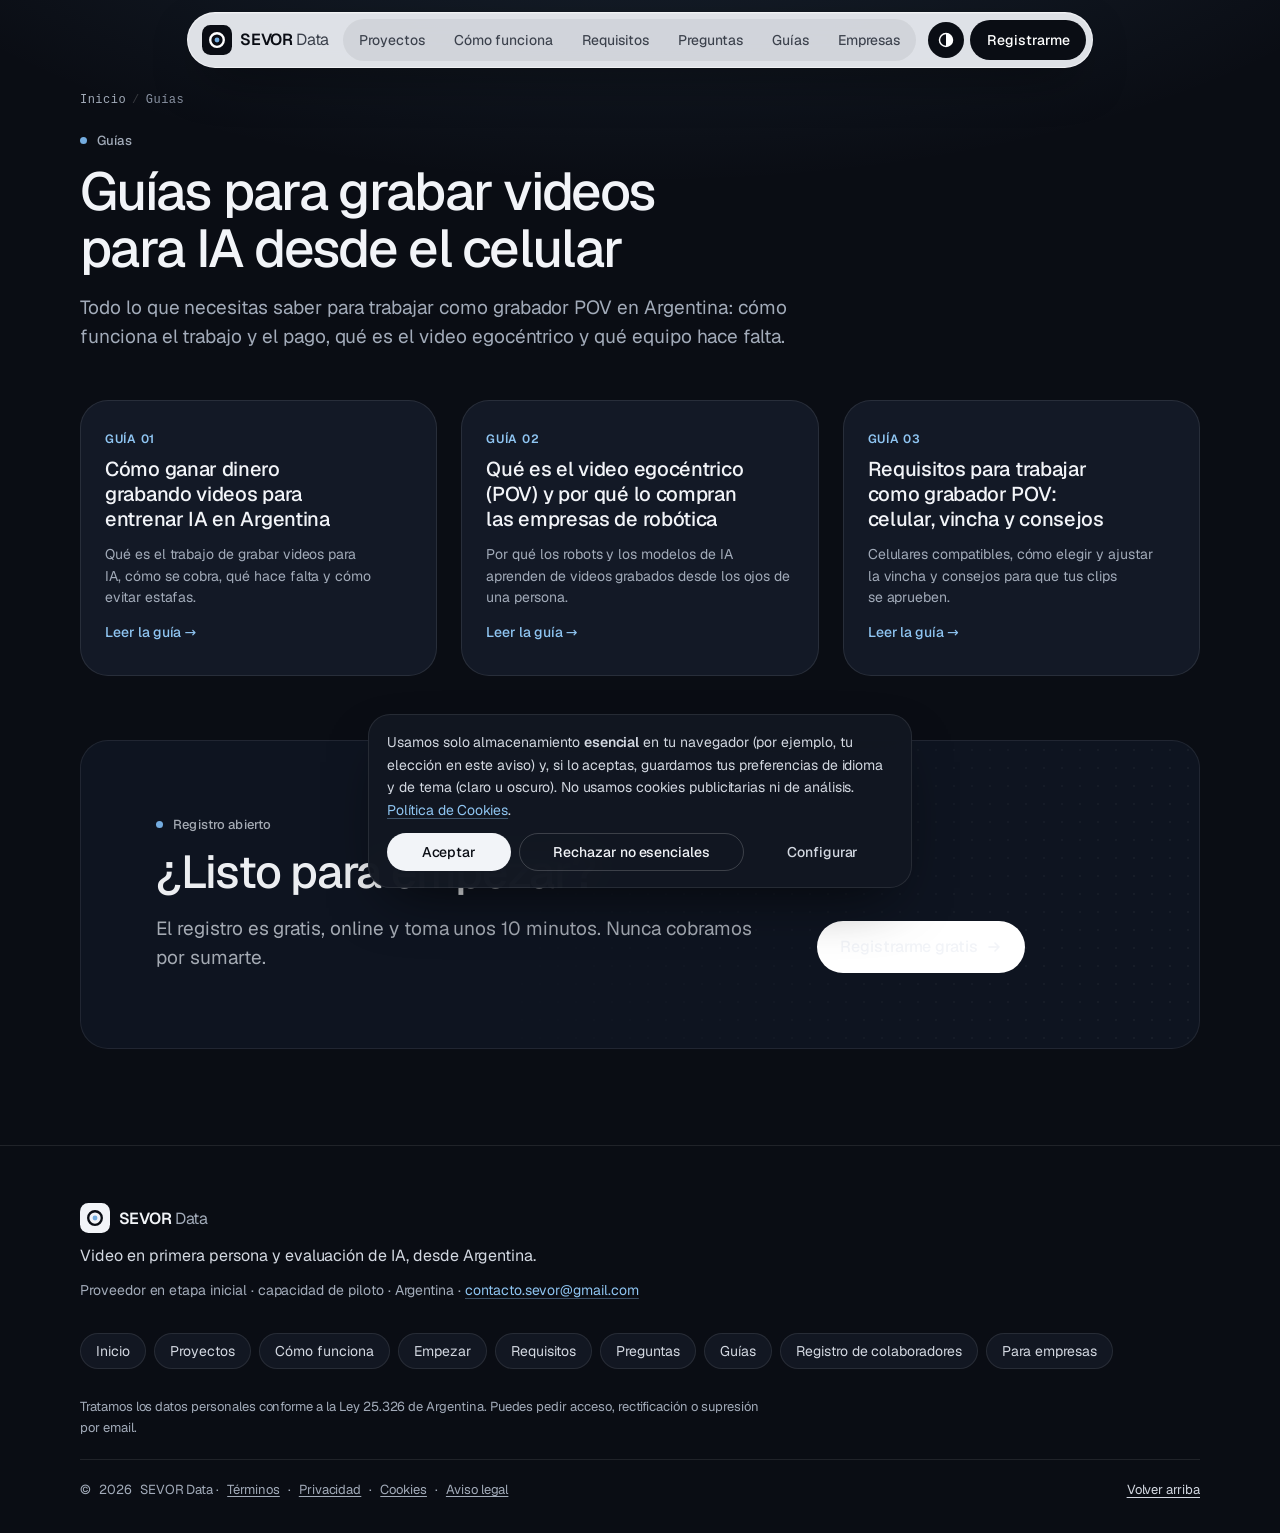
<file: guias/index.html>
<!doctype html>
<html lang="es">
<head>
  <meta charset="utf-8">
  <meta name="viewport" content="width=device-width, initial-scale=1, viewport-fit=cover">
  <meta name="color-scheme" content="dark light">
  <title>Guías para grabar videos para IA desde el celular | SEVOR Data</title>
  <meta name="description" content="Guías en español para trabajar grabando video POV para inteligencia artificial en Argentina: cómo se gana, qué es el video egocéntrico y qué celular y vincha necesitas.">
  <meta name="robots" content="index, follow">
  <meta name="theme-color" content="#0a0d14" media="(prefers-color-scheme: dark)">
  <meta name="theme-color" content="#0a0d14">
  <link rel="canonical" href="https://sevor-data.dev.ar/guias/">
  <link rel="icon" href="../favicon.svg" type="image/svg+xml">
  <link rel="apple-touch-icon" href="../assets/img/apple-touch-icon.png">

  <meta property="og:type" content="website">
  <meta property="og:site_name" content="SEVOR Data">
  <meta property="og:locale" content="es_AR">
  <meta property="og:title" content="Guías para grabar videos para IA desde el celular | SEVOR Data">
  <meta property="og:description" content="Guías en español para trabajar grabando video POV para inteligencia artificial en Argentina: cómo se gana, qué es el video egocéntrico y qué celular y vincha necesitas.">
  <meta property="og:url" content="https://sevor-data.dev.ar/guias/">
  <meta property="og:image" content="https://sevor-data.dev.ar/assets/img/og-image.png">
  <meta property="og:image:width" content="1200">
  <meta property="og:image:height" content="630">
  <meta property="og:image:alt" content="SEVOR Data: video POV en primera persona para entrenar IA, desde Argentina">
  <meta name="twitter:card" content="summary_large_image">
  <meta name="twitter:title" content="Guías para grabar videos para IA desde el celular | SEVOR Data">
  <meta name="twitter:description" content="Guías en español para trabajar grabando video POV para inteligencia artificial en Argentina: cómo se gana, qué es el video egocéntrico y qué celular y vincha necesitas.">
  <meta name="twitter:image" content="https://sevor-data.dev.ar/assets/img/og-image.png">

  <script>(function(d){d.classList.add("js");var t=null;try{t=localStorage.getItem("sevor_theme")}catch(e){}d.setAttribute("data-theme",t==="light"?"light":"dark")})(document.documentElement);</script>
  <link rel="preload" as="font" type="font/woff2" href="../assets/fonts/geist-latin.woff2" crossorigin>
  <link rel="stylesheet" href="../assets/css/style.css?v=20261111">
  <link rel="stylesheet" href="../assets/css/sevor.css?v=20261111">
  <script type="application/ld+json">
{
  "@context": "https://schema.org",
  "@graph": [
    {
      "@type": "Organization",
      "@id": "https://sevor-data.dev.ar/#org",
      "name": "SEVOR Data",
      "url": "https://sevor-data.dev.ar/",
      "logo": "https://sevor-data.dev.ar/assets/img/logo-512.png",
      "email": "contacto.sevor@gmail.com",
      "description": "Equipo argentino que coordina colaboradores independientes para grabar video egocéntrico (POV) de tareas del hogar y al aire libre, usado para entrenar modelos de inteligencia artificial y robótica.",
      "areaServed": {
        "@type": "Country",
        "name": "Argentina"
      },
      "knowsLanguage": [
        "es",
        "en",
        "pt"
      ],
      "contactPoint": {
        "@type": "ContactPoint",
        "contactType": "customer support",
        "email": "contacto.sevor@gmail.com",
        "availableLanguage": [
          "Spanish",
          "English",
          "Portuguese"
        ]
      }
    },
    {
      "@type": "WebSite",
      "@id": "https://sevor-data.dev.ar/#website",
      "url": "https://sevor-data.dev.ar/",
      "name": "SEVOR Data",
      "inLanguage": "es",
      "publisher": {
        "@id": "https://sevor-data.dev.ar/#org"
      }
    },
    {
      "@type": "CollectionPage",
      "@id": "https://sevor-data.dev.ar/guias/#page",
      "url": "https://sevor-data.dev.ar/guias/",
      "name": "Guías para grabar videos para IA",
      "inLanguage": "es",
      "isPartOf": {
        "@id": "https://sevor-data.dev.ar/#website"
      },
      "hasPart": [
        {
          "@type": "Article",
          "headline": "Cómo ganar dinero grabando videos para entrenar IA en Argentina",
          "url": "https://sevor-data.dev.ar/guias/ganar-dinero-grabando-videos-para-ia.html"
        },
        {
          "@type": "Article",
          "headline": "Qué es el video egocéntrico (POV) y por qué lo compran las empresas de robótica",
          "url": "https://sevor-data.dev.ar/guias/que-es-el-video-egocentrico-pov.html"
        },
        {
          "@type": "Article",
          "headline": "Requisitos para trabajar como grabador POV: celular, vincha y consejos",
          "url": "https://sevor-data.dev.ar/guias/requisitos-grabador-pov-celular-vincha.html"
        }
      ]
    },
    {
      "@type": "BreadcrumbList",
      "itemListElement": [
        {
          "@type": "ListItem",
          "position": 1,
          "name": "Inicio",
          "item": "https://sevor-data.dev.ar/"
        },
        {
          "@type": "ListItem",
          "position": 2,
          "name": "Guías",
          "item": "https://sevor-data.dev.ar/guias/"
        }
      ]
    }
  ]
}
  </script>
  <script src="../assets/js/config.js?v=20261111" defer></script>
  <script src="../assets/js/main.js?v=20261111" defer></script>
</head>
<body id="top" data-root="../" data-page="guias">
  <a class="skip" href="#main">Saltar al contenido</a>

  <header class="sx-header" data-header>
    <div class="sx-bar">
      <a class="sx-brand" href="../" aria-label="SEVOR Data, inicio"><svg class="sx-mark" viewBox="0 0 32 32" aria-hidden="true"><rect width="32" height="32" rx="9" class="sx-mark__bg"/><circle cx="16" cy="16" r="7.25" fill="none" class="sx-mark__ring" stroke-width="2.5"/><circle cx="16" cy="16" r="2.6" fill="#74acdf"/></svg><span class="sx-brand__word">SEVOR <span>Data</span></span></a>
      <nav class="sx-nav" aria-label="Principal"><ul class="sx-nav__track"><li><a href="../#proyectos">Proyectos</a></li><li><a href="../#como-funciona">Cómo funciona</a></li><li><a href="../#requisitos">Requisitos</a></li><li><a href="../#preguntas">Preguntas</a></li><li><a href="../guias/">Guías</a></li><li><a href="../para-empresas.html">Empresas</a></li></ul></nav>
      <div class="sx-tools"><button class="sx-theme" type="button" data-theme-toggle aria-label="Cambiar a tema claro"><svg viewBox="0 0 20 20" aria-hidden="true"><circle cx="10" cy="10" r="7.25" fill="none" stroke="currentColor" stroke-width="1.6"/><path d="M10 2.75a7.25 7.25 0 0 1 0 14.5z" fill="currentColor"/></svg></button><a class="sx-cta" href="../registro.html">Registrarme</a><button class="menu-toggle sx-menu-btn" type="button" aria-expanded="false" aria-controls="mobile-menu" aria-label="Menú"><span></span></button></div>
    </div>
    <div class="mobile-menu sx-sheet" id="mobile-menu" hidden><nav aria-label="Móvil"><ul><li><a href="../#proyectos">Proyectos</a></li><li><a href="../#como-funciona">Cómo funciona</a></li><li><a href="../#requisitos">Requisitos</a></li><li><a href="../#preguntas">Preguntas</a></li><li><a href="../guias/">Guías</a></li><li><a href="../para-empresas.html">Empresas</a></li></ul></nav><div class="sx-sheet__cta"><a class="btn btn-primary" href="../registro.html">Registrarme</a></div></div>
  </header>

  <main id="main" class="article-page">
    <div class="container">
      <nav class="crumbs" aria-label="Ruta"><ol><li><a href="../">Inicio</a></li><li aria-current="page">Guías</li></ol></nav>
      <header class="article-head">
        <p class="eyebrow">Guías</p>
        <h1>Guías para grabar videos para IA desde el celular</h1>
        <p class="lead">Todo lo que necesitas saber para trabajar como grabador POV en Argentina: cómo funciona el trabajo y el pago, qué es el video egocéntrico y qué equipo hace falta.</p>
      </header>
      <ul class="guide-cards" role="list">
          <li><a href="../guias/ganar-dinero-grabando-videos-para-ia.html"><span class="num">GUÍA 01</span><h2 style="font-size:var(--fs-lg);line-height:1.25;letter-spacing:-.015em">Cómo ganar dinero grabando videos para entrenar IA en Argentina</h2><p>Qué es el trabajo de grabar videos para IA, cómo se cobra, qué hace falta y cómo evitar estafas.</p><span class="more">Leer la guía →</span></a></li>
          <li><a href="../guias/que-es-el-video-egocentrico-pov.html"><span class="num">GUÍA 02</span><h2 style="font-size:var(--fs-lg);line-height:1.25;letter-spacing:-.015em">Qué es el video egocéntrico (POV) y por qué lo compran las empresas de robótica</h2><p>Por qué los robots y los modelos de IA aprenden de videos grabados desde los ojos de una persona.</p><span class="more">Leer la guía →</span></a></li>
          <li><a href="../guias/requisitos-grabador-pov-celular-vincha.html"><span class="num">GUÍA 03</span><h2 style="font-size:var(--fs-lg);line-height:1.25;letter-spacing:-.015em">Requisitos para trabajar como grabador POV: celular, vincha y consejos</h2><p>Celulares compatibles, cómo elegir y ajustar la vincha y consejos para que tus clips se aprueben.</p><span class="more">Leer la guía →</span></a></li>
      </ul>
      <div class="article-cta">
          <div class="cta-band">
            <div class="grid-12">
              <div class="cta-copy">
                <p class="eyebrow" style="color:var(--night-muted)">Registro abierto</p>
                <h2>¿Listo para empezar?</h2>
                <p class="lead" style="color:var(--night-muted)">El registro es gratis, online y toma unos 10 minutos. Nunca cobramos por sumarte.</p>
              </div>
              <div class="cta-side on-night">
                <div class="cta-row">
                  <a class="btn btn-primary btn-lg" href="../registro.html">Registrarme gratis<svg class="arrow" viewBox="0 0 16 16" fill="none" stroke="currentColor" stroke-width="1.6" stroke-linecap="round" stroke-linejoin="round" aria-hidden="true"><path d="M3 8h10M9 4l4 4-4 4"/></svg></a>
                </div>
              </div>
            </div>
          </div>
        </div>
    </div>
  </main>

  <footer class="sx-footer">
    <div class="container">
      <div class="sx-footer__top">
        <div class="sx-footer__brand">
          <a class="sx-brand" href="../" aria-label="SEVOR Data, inicio"><svg class="sx-mark" viewBox="0 0 32 32" aria-hidden="true"><rect width="32" height="32" rx="9" class="sx-mark__bg"/><circle cx="16" cy="16" r="7.25" fill="none" class="sx-mark__ring" stroke-width="2.5"/><circle cx="16" cy="16" r="2.6" fill="#74acdf"/></svg><span class="sx-brand__word">SEVOR <span>Data</span></span></a>
          <p class="sx-footer__tag">Video en primera persona y evaluación de IA, desde Argentina.</p>
          <p class="sx-footer__line"><span>Proveedor en etapa inicial · capacidad de piloto</span> · <span>Argentina</span> · <a class="link" href="mailto:contacto.sevor@gmail.com" data-email-text>contacto.sevor@gmail.com</a></p>
        </div>
        <div class="sx-footer__social" data-social-wrap hidden>
          <p class="sx-footer__label">Síguenos</p>
          <div class="social" data-social aria-label="Redes sociales"></div>
        </div>
      </div>
      <nav class="sx-footer__nav" aria-labelledby="f-explore">
        <h2 id="f-explore" class="visually-hidden">Explorar</h2>
        <ul class="sx-pills"><li><a href="../">Inicio</a></li><li><a href="../#proyectos">Proyectos</a></li><li><a href="../#como-funciona">Cómo funciona</a></li><li><a href="../#empezar">Empezar</a></li><li><a href="../#requisitos">Requisitos</a></li><li><a href="../#preguntas">Preguntas</a></li><li><a href="../guias/">Guías</a></li><li><a href="../registro.html">Registro de colaboradores</a></li><li><a href="../para-empresas.html">Para empresas</a></li></ul>
      </nav>
      <p class="sx-footer__legal">Tratamos los datos personales conforme a la Ley 25.326 de Argentina. Puedes pedir acceso, rectificación o supresión por email.</p>
      <div class="sx-footer__bottom">
        <span class="legal-links">© <span id="year">2026</span> SEVOR Data · <a href="../legal/terminos.html">Términos</a> · <a href="../legal/privacidad.html">Privacidad</a> · <a href="../legal/cookies.html">Cookies</a> · <a href="../legal/aviso-legal.html">Aviso legal</a></span>
        <a class="to-top" href="#top">Volver arriba</a>
      </div>
    </div>
  </footer>
</body>
</html>
</file>
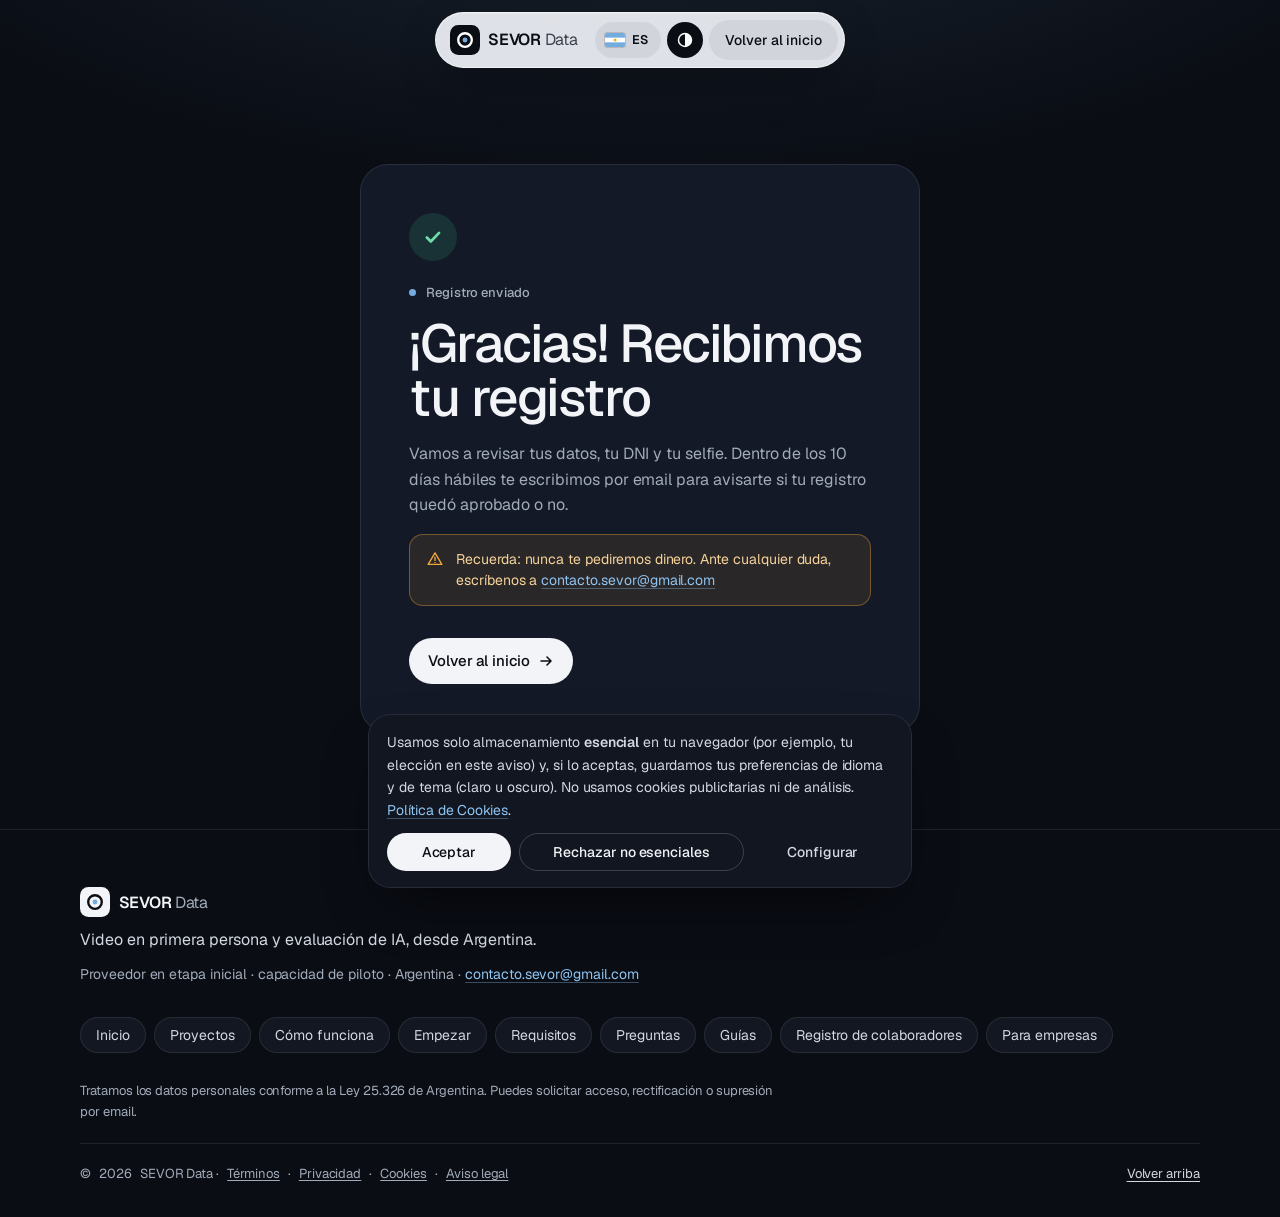
<file: gracias.html>
<!doctype html>
<html lang="es">
<head>
  <meta charset="utf-8">
  <meta name="viewport" content="width=device-width, initial-scale=1, viewport-fit=cover">
  <meta name="color-scheme" content="dark light">
  <title>¡Gracias! | SEVOR Data</title>
  <meta name="robots" content="noindex, follow">
  <meta name="description" content="Recibimos tu registro en SEVOR Data.">
  <meta name="theme-color" content="#0a0d14" media="(prefers-color-scheme: dark)">
  <meta name="theme-color" content="#0a0d14">
  <link rel="icon" href="favicon.svg" type="image/svg+xml">
  <script>(function(d){d.classList.add("js");var t=null;try{t=localStorage.getItem("sevor_theme")}catch(e){}d.setAttribute("data-theme",t==="light"?"light":"dark")})(document.documentElement);</script>
  <link rel="preload" as="font" type="font/woff2" href="assets/fonts/geist-latin.woff2" crossorigin>
  <link rel="stylesheet" href="assets/css/style.css?v=20261111">
  <link rel="stylesheet" href="assets/css/sevor.css?v=20261111">
  <script src="assets/js/config.js?v=20261111" defer></script>
  <script src="assets/js/i18n.js?v=20261111" defer></script>
  <script src="assets/js/main.js?v=20261111" defer></script>
</head>
<body id="top" data-root="./" data-page="gracias">
  <a class="skip" href="#main" data-i18n="skip">Saltar al contenido</a>
  <header class="sx-header" data-header>
    <div class="sx-bar">
      <a class="sx-brand" href="./" aria-label="SEVOR Data, inicio"><svg class="sx-mark" viewBox="0 0 32 32" aria-hidden="true"><rect width="32" height="32" rx="9" class="sx-mark__bg"/><circle cx="16" cy="16" r="7.25" fill="none" class="sx-mark__ring" stroke-width="2.5"/><circle cx="16" cy="16" r="2.6" fill="#74acdf"/></svg><span class="sx-brand__word">SEVOR <span>Data</span></span></a>
      
      <div class="sx-tools"><div class="lang"><button class="lang-btn" type="button" aria-haspopup="true" aria-expanded="false" aria-controls="lang-menu" data-i18n-attr="aria-label:lang.label" aria-label="Idioma"><span class="flag"><svg viewBox="0 0 20 14" aria-hidden="true"><rect width="20" height="14" fill="#74acdf"/><rect y="4.67" width="20" height="4.66" fill="#fff"/><circle cx="10" cy="7" r="1.5" fill="#f6b40e"/></svg></span><span class="lang-code">ES</span></button><div class="lang-menu" id="lang-menu" role="menu"></div></div><button class="sx-theme" type="button" data-theme-toggle aria-label="Cambiar a tema claro"><svg viewBox="0 0 20 20" aria-hidden="true"><circle cx="10" cy="10" r="7.25" fill="none" stroke="currentColor" stroke-width="1.6"/><path d="M10 2.75a7.25 7.25 0 0 1 0 14.5z" fill="currentColor"/></svg></button><a class="sx-cta sx-cta--quiet" href="./" data-i18n="reg.back">Volver al inicio</a></div>
    </div>
    
  </header>
  <main id="main" class="container page-center">
    <div class="result-card reveal">
      <div class="result-icon" aria-hidden="true"><svg viewBox="0 0 16 16" fill="none" stroke="currentColor" stroke-width="2" stroke-linecap="round" stroke-linejoin="round" aria-hidden="true"><path d="m3.5 8.4 2.9 2.9 6-6.3"/></svg></div>
      <p class="eyebrow" data-i18n="th.kicker">Registro enviado</p>
      <h1 data-i18n="th.title">¡Gracias! Recibimos tu registro</h1>
      <p class="muted" data-i18n="th.lead">Vamos a revisar tus datos y tu DNI. Si hay un proyecto que encaje con tu perfil, te escribimos por email con las guías y la tarifa antes de empezar.</p>
      <p class="callout is-warn"><svg viewBox="0 0 20 20" fill="none" stroke="currentColor" stroke-width="1.5" stroke-linecap="round" stroke-linejoin="round" aria-hidden="true"><path d="M10 3.2 17.6 16H2.4z"/><path d="M10 8v3.6M10 13.8h.01"/></svg><span><span data-i18n="th.note">Recuerda: nunca te vamos a pedir dinero. Ante cualquier duda, escríbenos a</span> <a class="link" href="mailto:contacto.sevor@gmail.com" data-email-text>contacto.sevor@gmail.com</a></span></p>
      <div class="cta-row"><a class="btn btn-primary" href="./"><span data-i18n="th.home">Volver al inicio</span><svg class="arrow" viewBox="0 0 16 16" fill="none" stroke="currentColor" stroke-width="1.6" stroke-linecap="round" stroke-linejoin="round" aria-hidden="true"><path d="M3 8h10M9 4l4 4-4 4"/></svg></a></div>
    </div>
  </main>
  <footer class="sx-footer">
    <div class="container">
      <div class="sx-footer__top">
        <div class="sx-footer__brand">
          <a class="sx-brand" href="./" aria-label="SEVOR Data, inicio"><svg class="sx-mark" viewBox="0 0 32 32" aria-hidden="true"><rect width="32" height="32" rx="9" class="sx-mark__bg"/><circle cx="16" cy="16" r="7.25" fill="none" class="sx-mark__ring" stroke-width="2.5"/><circle cx="16" cy="16" r="2.6" fill="#74acdf"/></svg><span class="sx-brand__word">SEVOR <span>Data</span></span></a>
          <p class="sx-footer__tag" data-i18n="footer.tagline">Video en primera persona y evaluación de IA, desde Argentina.</p>
          <p class="sx-footer__line"><span data-i18n="footer.stage">Proveedor en etapa inicial · capacidad de piloto</span> · <span data-i18n="contact.loc">Argentina</span> · <a class="link" href="mailto:contacto.sevor@gmail.com" data-email-text>contacto.sevor@gmail.com</a></p>
        </div>
        <div class="sx-footer__social" data-social-wrap hidden>
          <p class="sx-footer__label" data-i18n="footer.follow">Síguenos</p>
          <div class="social" data-social aria-label="Redes sociales"></div>
        </div>
      </div>
      <nav class="sx-footer__nav" aria-labelledby="f-explore">
        <h2 id="f-explore" class="visually-hidden" data-i18n="footer.explore">Explorar</h2>
        <ul class="sx-pills"><li><a href="./" data-i18n="nav.home">Inicio</a></li><li><a href="./#proyectos" data-i18n="nav.projects">Proyectos</a></li><li><a href="./#como-funciona" data-i18n="nav.how">Cómo funciona</a></li><li><a href="./#empezar" data-i18n="nav.start">Empezar</a></li><li><a href="./#requisitos" data-i18n="nav.req">Requisitos</a></li><li><a href="./#preguntas" data-i18n="nav.faq">Preguntas</a></li><li><a href="guias/" data-i18n="nav.guides">Guías</a></li><li><a href="registro.html" data-i18n="footer.register">Registro de colaboradores</a></li><li><a href="para-empresas.html" data-i18n="nav.biz">Para empresas</a></li></ul>
      </nav>
      <p class="sx-footer__legal" data-i18n="footer.legal.d">Tratamos los datos personales conforme a la Ley 25.326 de Argentina. Puedes pedir acceso, rectificación o supresión por email.</p>
      <div class="sx-footer__bottom">
        <span class="legal-links">© <span id="year">2026</span> SEVOR Data · <a href="legal/terminos.html">Términos</a> · <a href="legal/privacidad.html">Privacidad</a> · <a href="legal/cookies.html">Cookies</a> · <a href="legal/aviso-legal.html">Aviso legal</a></span>
        <a class="to-top" href="#top" data-i18n="footer.top">Volver arriba</a>
      </div>
    </div>
  </footer>
</body>
</html>
</file>
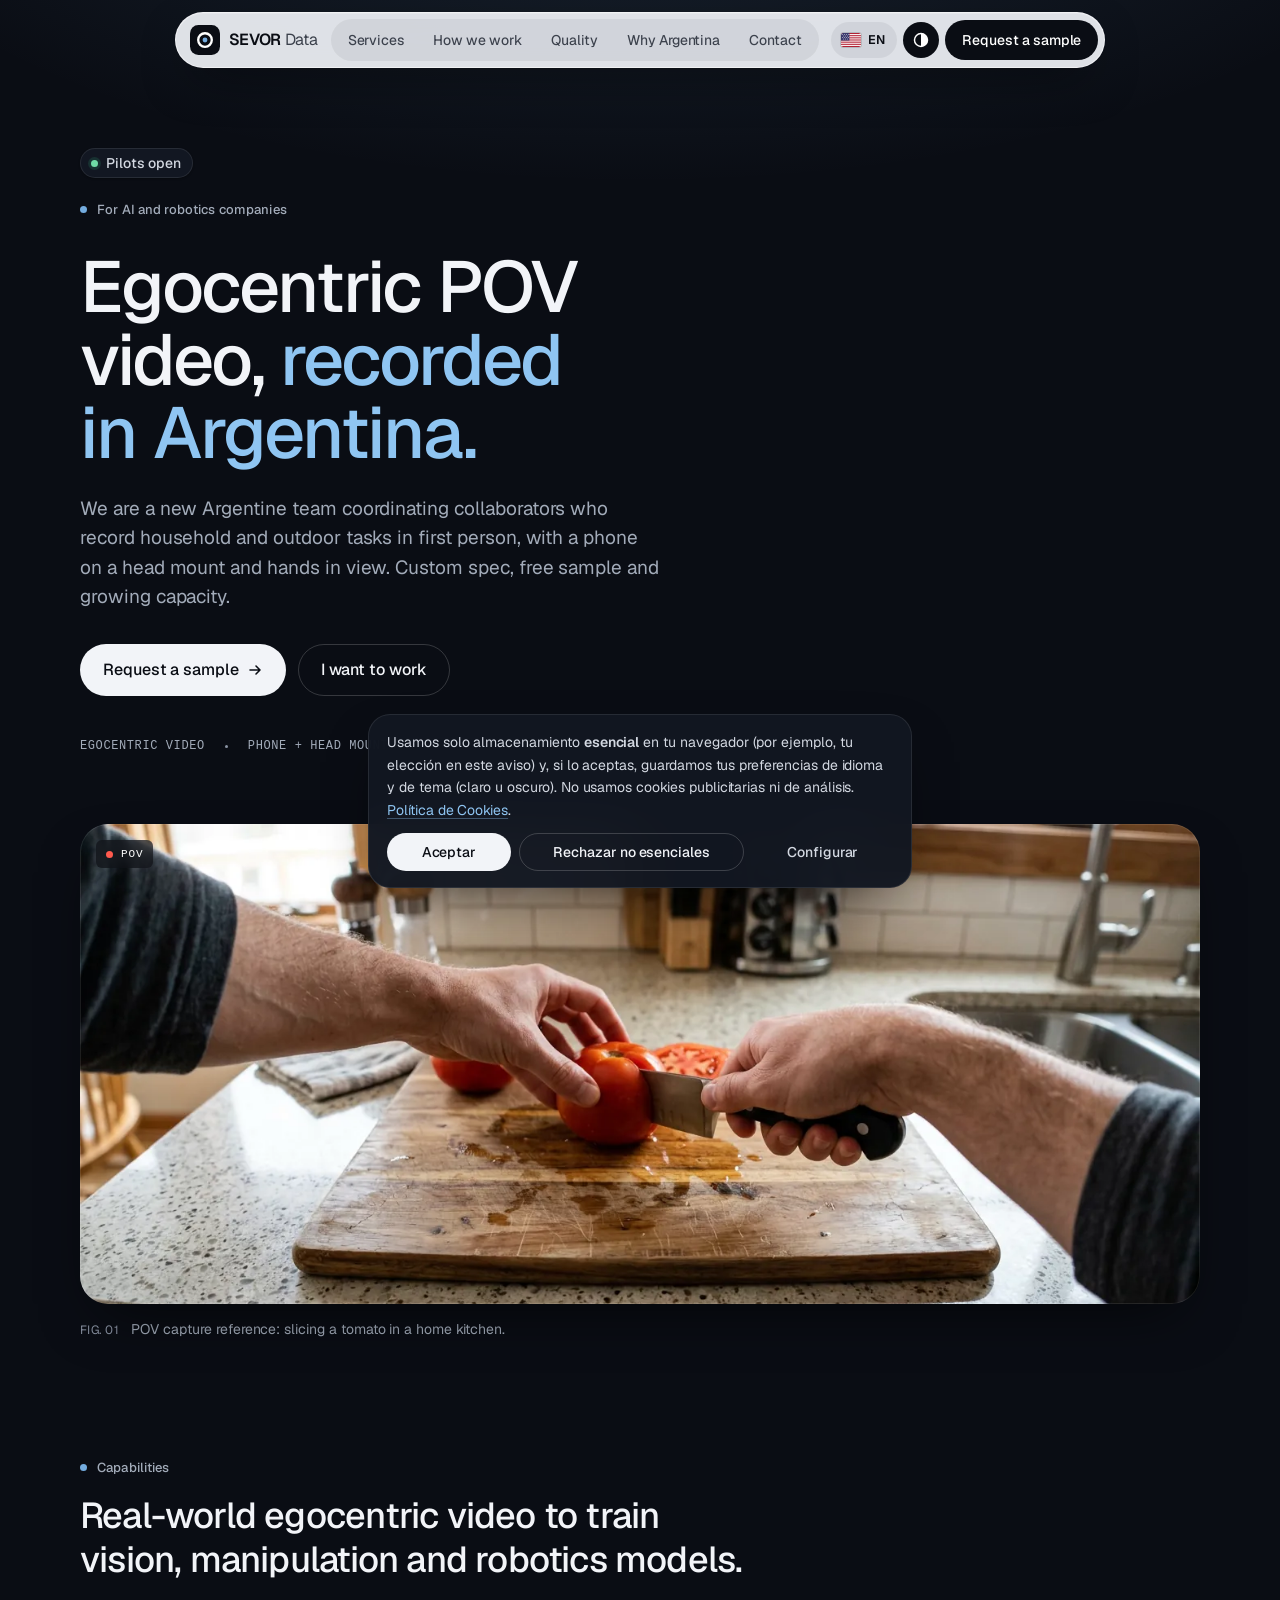
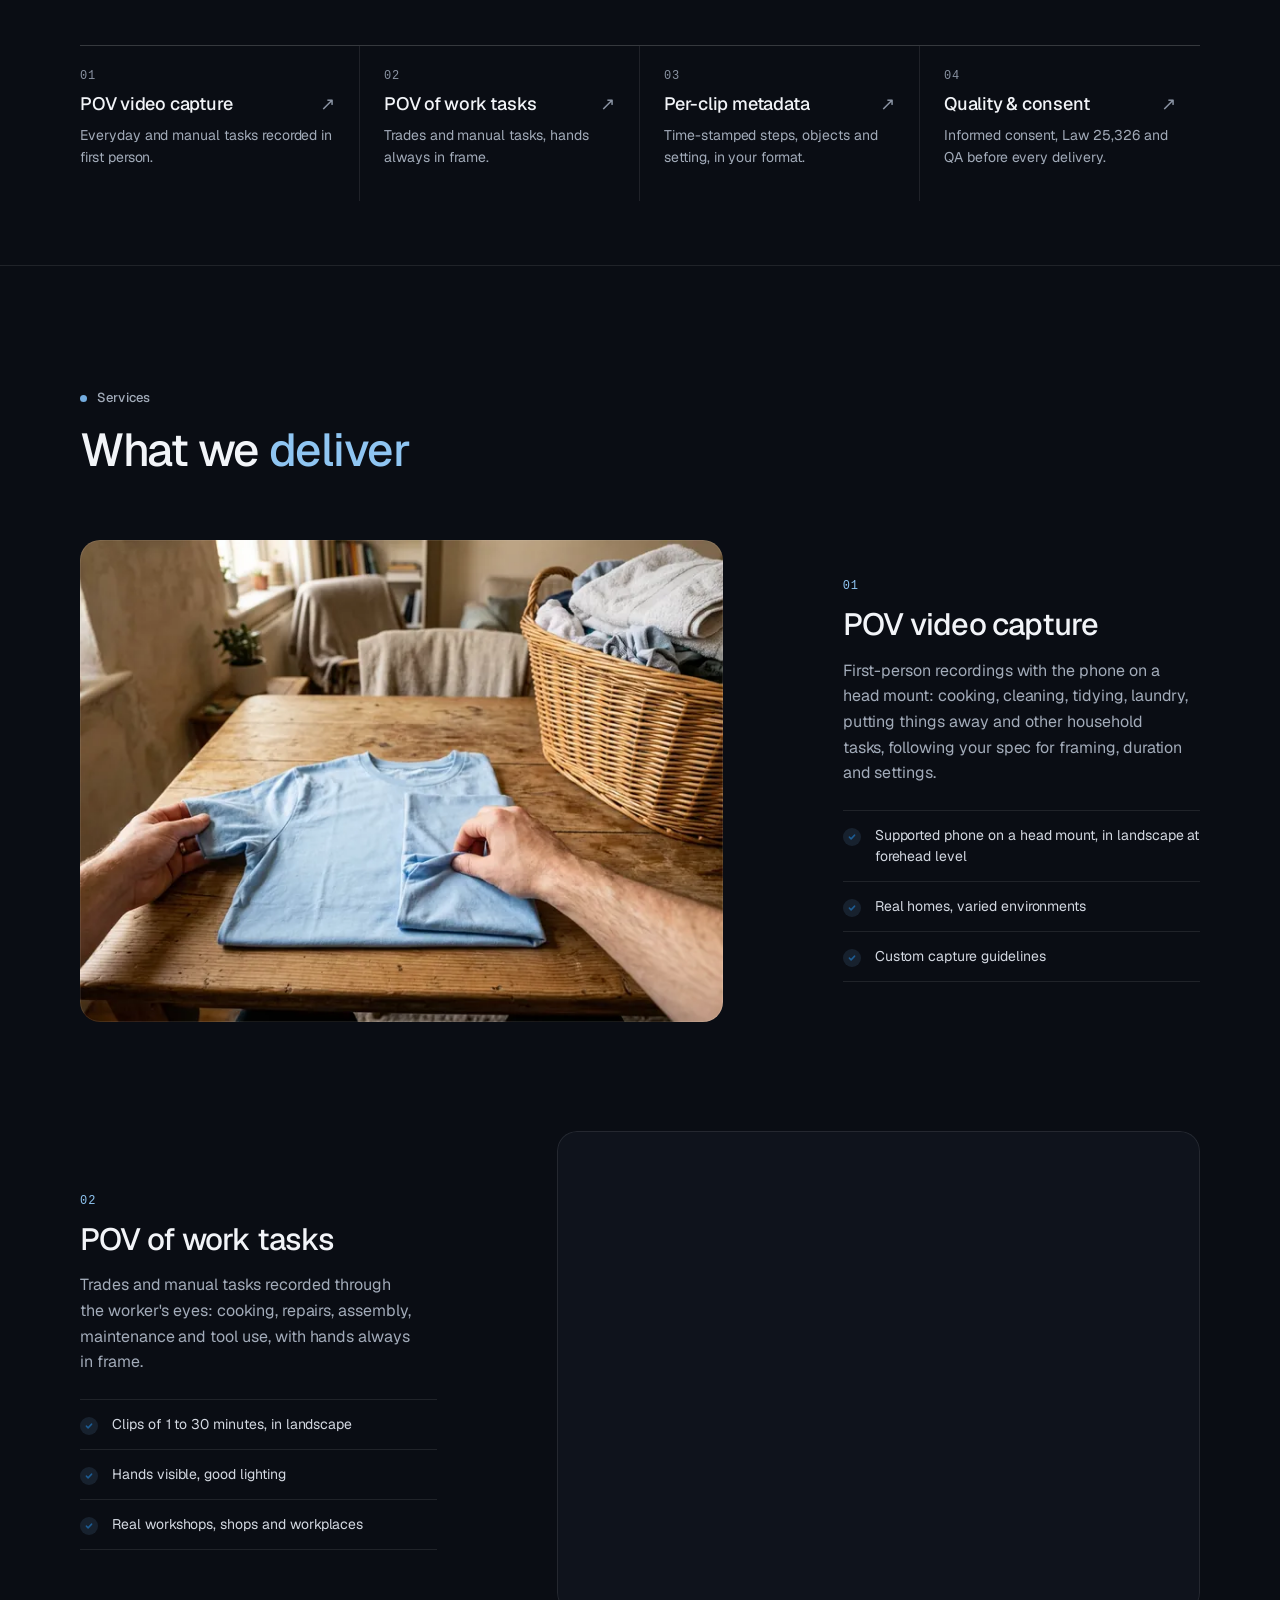
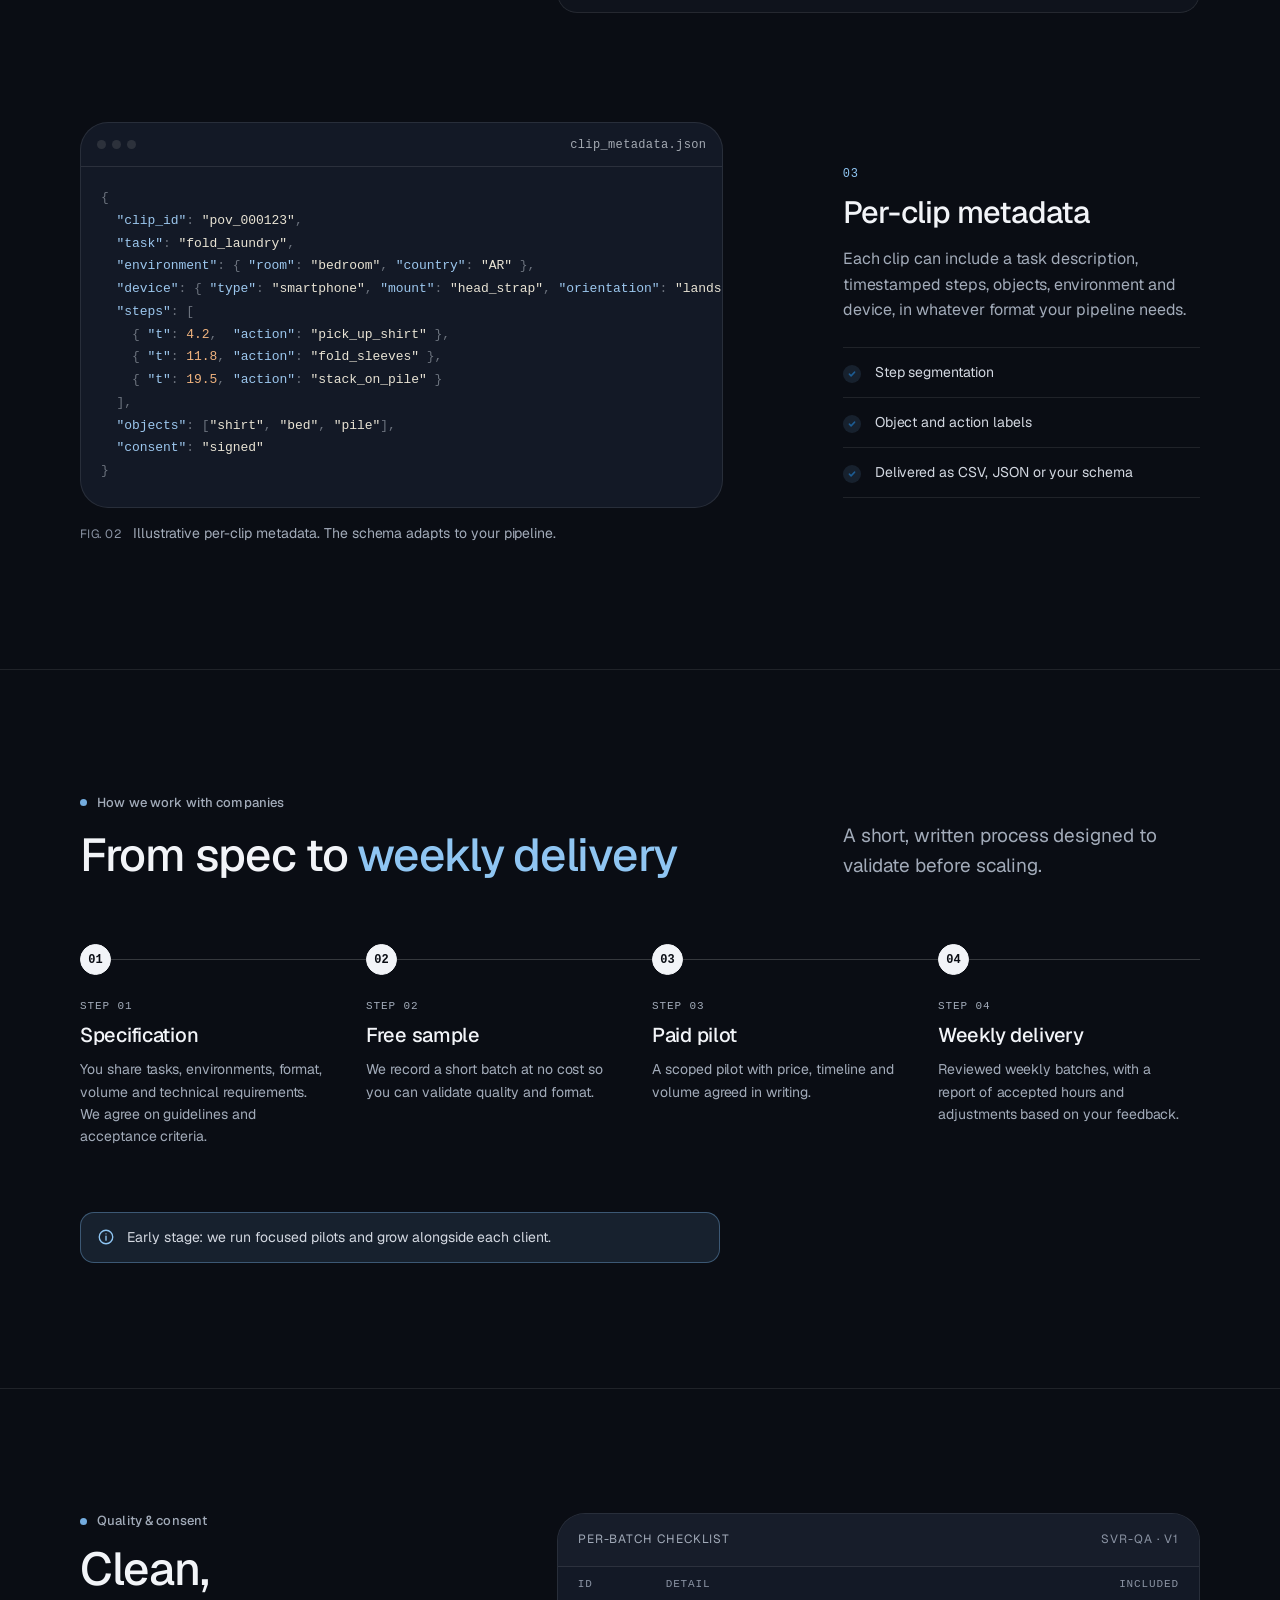
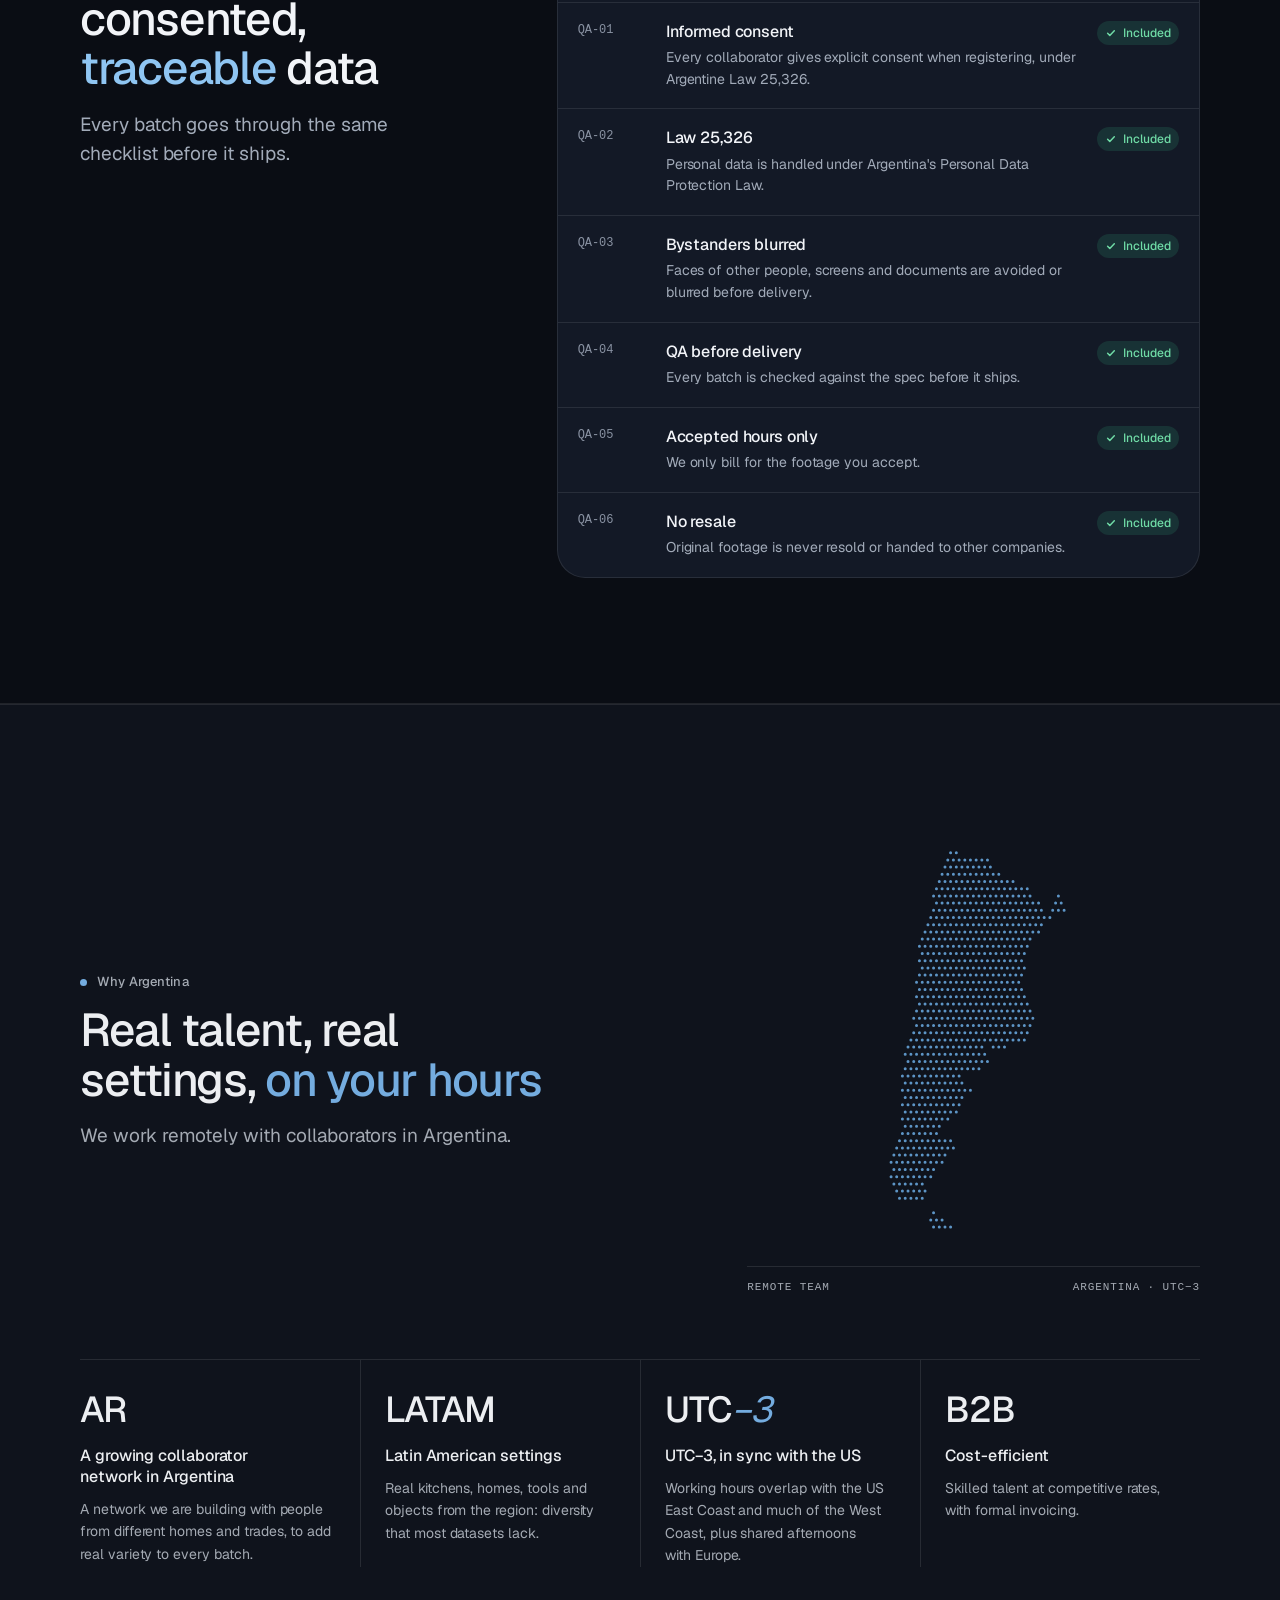
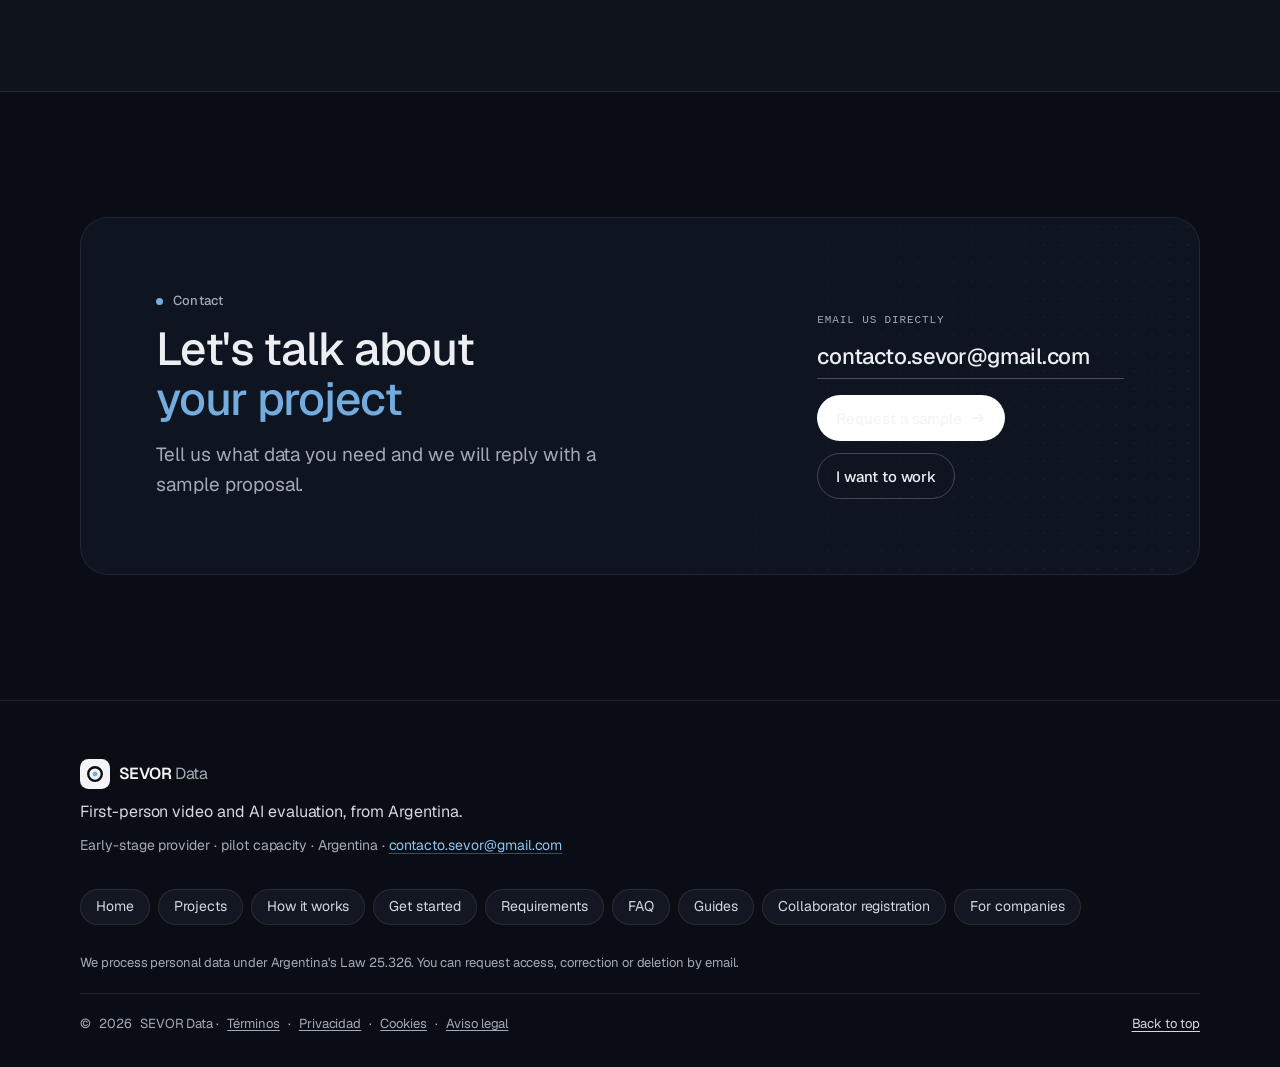
<file: para-empresas.html>
<!doctype html>
<html lang="es" data-default-lang="en">
<head>
  <meta charset="utf-8">
  <meta name="viewport" content="width=device-width, initial-scale=1, viewport-fit=cover">
  <meta name="color-scheme" content="dark light">
  <title>Proveedor de video egocéntrico POV en Argentina | SEVOR Data</title>
  <meta name="description" content="Video egocéntrico (POV) de tareas del hogar y al aire libre, con manos en cuadro y consentimiento informado, grabado en Argentina para empresas de IA y robótica. Muestra gratuita.">
  <meta name="robots" content="index, follow">
  <meta name="theme-color" content="#0a0d14" media="(prefers-color-scheme: dark)">
  <meta name="theme-color" content="#0a0d14">
  <link rel="canonical" href="https://sevor-data.dev.ar/para-empresas.html">
  <link rel="icon" href="favicon.svg" type="image/svg+xml">
  <link rel="apple-touch-icon" href="assets/img/apple-touch-icon.png">

  <meta property="og:type" content="website">
  <meta property="og:site_name" content="SEVOR Data">
  <meta property="og:locale" content="es_AR">
  <meta property="og:title" content="Egocentric POV video data from Argentina | SEVOR Data">
  <meta property="og:description" content="First-person video of household and outdoor tasks, hands in view, signed consent. A new Argentine team with growing capacity. Free sample and pilots for AI and robotics teams.">
  <meta property="og:url" content="https://sevor-data.dev.ar/para-empresas.html">
  <meta property="og:image" content="https://sevor-data.dev.ar/assets/img/og-image.png">
  <meta property="og:image:width" content="1200">
  <meta property="og:image:height" content="630">
  <meta property="og:image:alt" content="SEVOR Data: video POV en primera persona para entrenar IA, desde Argentina">
  <meta name="twitter:card" content="summary_large_image">
  <meta name="twitter:title" content="Egocentric POV video data from Argentina | SEVOR Data">
  <meta name="twitter:description" content="First-person video of household and outdoor tasks, hands in view, signed consent. A new Argentine team with growing capacity. Free sample and pilots for AI and robotics teams.">
  <meta name="twitter:image" content="https://sevor-data.dev.ar/assets/img/og-image.png">
  <meta name="keywords" content="egocentric video data Argentina, POV video data collection Latin America, first-person video dataset, proveedor de video egocéntrico, video POV para robótica, robotics training data">
  <script>(function(d){d.classList.add("js");var t=null;try{t=localStorage.getItem("sevor_theme")}catch(e){}d.setAttribute("data-theme",t==="light"?"light":"dark")})(document.documentElement);</script>
  <link rel="preload" as="font" type="font/woff2" href="assets/fonts/geist-latin.woff2" crossorigin>
  <link rel="stylesheet" href="assets/css/style.css?v=20261111">
  <link rel="stylesheet" href="assets/css/sevor.css?v=20261111">
  <script type="application/ld+json">
{
  "@context": "https://schema.org",
  "@graph": [
    {
      "@type": "Organization",
      "@id": "https://sevor-data.dev.ar/#org",
      "name": "SEVOR Data",
      "url": "https://sevor-data.dev.ar/",
      "logo": "https://sevor-data.dev.ar/assets/img/logo-512.png",
      "email": "contacto.sevor@gmail.com",
      "description": "Equipo argentino que coordina colaboradores independientes para grabar video egocéntrico (POV) de tareas del hogar y al aire libre, usado para entrenar modelos de inteligencia artificial y robótica.",
      "areaServed": {
        "@type": "Country",
        "name": "Argentina"
      },
      "knowsLanguage": [
        "es",
        "en",
        "pt"
      ],
      "contactPoint": {
        "@type": "ContactPoint",
        "contactType": "customer support",
        "email": "contacto.sevor@gmail.com",
        "availableLanguage": [
          "Spanish",
          "English",
          "Portuguese"
        ]
      }
    },
    {
      "@type": "WebSite",
      "@id": "https://sevor-data.dev.ar/#website",
      "url": "https://sevor-data.dev.ar/",
      "name": "SEVOR Data",
      "inLanguage": "es",
      "publisher": {
        "@id": "https://sevor-data.dev.ar/#org"
      }
    },
    {
      "@type": "Service",
      "@id": "https://sevor-data.dev.ar/para-empresas.html#pov",
      "name": "Recolección de video egocéntrico (POV) para IA y robótica",
      "serviceType": "First-person (egocentric) video data collection",
      "provider": {
        "@id": "https://sevor-data.dev.ar/#org"
      },
      "areaServed": "Worldwide",
      "description": "Colaboradores en Argentina graban en primera persona tareas del hogar y al aire libre con un celular compatible en una vincha (clips horizontales de 1 a 30 minutos, manos visibles), según la especificación del cliente, con consentimiento informado y control de calidad antes de cada entrega."
    },
    {
      "@type": "WebPage",
      "@id": "https://sevor-data.dev.ar/para-empresas.html#webpage",
      "url": "https://sevor-data.dev.ar/para-empresas.html",
      "name": "Proveedor de video egocéntrico POV en Argentina",
      "isPartOf": {
        "@id": "https://sevor-data.dev.ar/#website"
      },
      "inLanguage": "es"
    },
    {
      "@type": "BreadcrumbList",
      "itemListElement": [
        {
          "@type": "ListItem",
          "position": 1,
          "name": "Inicio",
          "item": "https://sevor-data.dev.ar/"
        },
        {
          "@type": "ListItem",
          "position": 2,
          "name": "Para empresas",
          "item": "https://sevor-data.dev.ar/para-empresas.html"
        }
      ]
    }
  ]
}
  </script>
  <script src="assets/js/config.js?v=20261111" defer></script>
  <script src="assets/js/i18n.js?v=20261111" defer></script>
  <script src="assets/js/main.js?v=20261111" defer></script>
</head>
<body id="top" data-root="./" data-page="empresas">
  <a class="skip" href="#main" data-i18n="skip">Saltar al contenido</a>

  <header class="sx-header" data-header>
    <div class="sx-bar">
      <a class="sx-brand" href="./" aria-label="SEVOR Data, inicio"><svg class="sx-mark" viewBox="0 0 32 32" aria-hidden="true"><rect width="32" height="32" rx="9" class="sx-mark__bg"/><circle cx="16" cy="16" r="7.25" fill="none" class="sx-mark__ring" stroke-width="2.5"/><circle cx="16" cy="16" r="2.6" fill="#74acdf"/></svg><span class="sx-brand__word">SEVOR <span>Data</span></span></a>
      <nav class="sx-nav" aria-label="Principal"><ul class="sx-nav__track"><li><a href="#servicios" data-i18n="nav.services">Servicios</a></li><li><a href="#proceso" data-i18n="nav.process">Cómo trabajamos</a></li><li><a href="#calidad" data-i18n="nav.quality">Calidad</a></li><li><a href="#argentina" data-i18n="nav.why">Por qué Argentina</a></li><li><a href="#contacto" data-i18n="nav.contact">Contacto</a></li></ul></nav>
      <div class="sx-tools"><div class="lang"><button class="lang-btn" type="button" aria-haspopup="true" aria-expanded="false" aria-controls="lang-menu" data-i18n-attr="aria-label:lang.label" aria-label="Idioma"><span class="flag"><svg viewBox="0 0 20 14" aria-hidden="true"><rect width="20" height="14" fill="#74acdf"/><rect y="4.67" width="20" height="4.66" fill="#fff"/><circle cx="10" cy="7" r="1.5" fill="#f6b40e"/></svg></span><span class="lang-code">ES</span></button><div class="lang-menu" id="lang-menu" role="menu"></div></div><button class="sx-theme" type="button" data-theme-toggle aria-label="Cambiar a tema claro"><svg viewBox="0 0 20 20" aria-hidden="true"><circle cx="10" cy="10" r="7.25" fill="none" stroke="currentColor" stroke-width="1.6"/><path d="M10 2.75a7.25 7.25 0 0 1 0 14.5z" fill="currentColor"/></svg></button><a class="sx-cta" href="mailto:contacto.sevor@gmail.com?subject=SEVOR%20Data%20pilot" data-i18n="nav.cta">Pedir una muestra</a><button class="menu-toggle sx-menu-btn" type="button" aria-expanded="false" aria-controls="mobile-menu" data-i18n-attr="aria-label:nav.menu" aria-label="Menú"><span></span></button></div>
    </div>
    <div class="mobile-menu sx-sheet" id="mobile-menu" hidden><nav aria-label="Móvil"><ul><li><a href="#servicios" data-i18n="nav.services">Servicios</a></li><li><a href="#proceso" data-i18n="nav.process">Cómo trabajamos</a></li><li><a href="#calidad" data-i18n="nav.quality">Calidad</a></li><li><a href="#argentina" data-i18n="nav.why">Por qué Argentina</a></li><li><a href="#contacto" data-i18n="nav.contact">Contacto</a></li></ul></nav><div class="sx-sheet__cta"><a class="btn btn-primary" href="mailto:contacto.sevor@gmail.com?subject=SEVOR%20Data%20pilot" data-i18n="nav.cta">Pedir una muestra</a><a class="btn btn-secondary" href="registro.html" data-i18n="hero.cta2">Quiero trabajar</a></div></div>
  </header>

  <main id="main">
    <!-- ============ HERO ============ -->
    <section class="hero" aria-labelledby="hero-title">
      <div class="container">
        <div class="grid-12 hero-grid">
          <div class="hero-copy">
            <p class="reveal"><span class="pill"><span class="dot" aria-hidden="true"></span><span data-i18n="hero.badge">Pilotos abiertos</span></span></p>
            <p class="eyebrow reveal d1" data-i18n="biz.eyebrow">Para empresas de IA y robótica</p>
            <h1 id="hero-title" class="reveal d1" data-i18n-em="biz.title">Video egocéntrico POV, <em>grabado en Argentina.</em></h1>
            <p class="lead reveal d2" data-i18n="biz.lead">Somos un equipo argentino nuevo que coordina colaboradores para grabar en primera persona tareas del hogar y al aire libre, con el celular en una vincha y las manos en cuadro. Especificación a medida, muestra gratuita y capacidad en crecimiento.</p>
            <div class="cta-row reveal d3">
              <a class="btn btn-primary btn-lg" href="mailto:contacto.sevor@gmail.com?subject=SEVOR%20Data%20pilot"><span data-i18n="hero.cta1">Pedir una muestra</span><svg class="arrow" viewBox="0 0 16 16" fill="none" stroke="currentColor" stroke-width="1.6" stroke-linecap="round" stroke-linejoin="round" aria-hidden="true"><path d="M3 8h10M9 4l4 4-4 4"/></svg></a>
              <a class="btn btn-secondary btn-lg" href="registro.html" data-i18n="hero.cta2">Quiero trabajar</a>
            </div>
            <ul class="hero-meta reveal d4">
              <li data-i18n="hero.tag1">Video egocéntrico</li>
              <li data-i18n="hero.tag2">Celular + vincha</li>
              <li data-i18n="hero.tag3">UTC−3</li>
            </ul>
          </div>
        </div>

        <figure class="hero-media reveal">
          <div class="media">
            <span class="media-tag"><span class="rec"></span>POV</span>
            <picture>
              <source type="image/webp" srcset="assets/img/photos/pov-kitchen-640.webp 640w, assets/img/photos/pov-kitchen-960.webp 960w, assets/img/photos/pov-kitchen-1400.webp 1400w" sizes="(min-width: 1280px) 1200px, 94vw">
              <img src="assets/img/photos/pov-kitchen-1400.jpg" srcset="assets/img/photos/pov-kitchen-640.jpg 640w, assets/img/photos/pov-kitchen-960.jpg 960w, assets/img/photos/pov-kitchen-1400.jpg 1400w" sizes="(min-width: 1280px) 1200px, 94vw" width="1400" height="764" fetchpriority="high" loading="eager" decoding="async" alt="Vista en primera persona de unas manos, vistas de frente, cortando un tomate sobre una tabla de madera en la cocina" data-i18n-attr="alt:img.kitchen">
            </picture>
          </div>
          <figcaption class="figcap"><span class="mono">FIG. 01</span><span data-i18n="hero.media.cap">Referencia de captura POV: cortar un tomate en una cocina doméstica.</span></figcaption>
        </figure>
      </div>
    </section>

    <!-- ============ CAPABILITIES INDEX ============ -->
    <section class="capabilities" aria-labelledby="cap-title">
      <div class="container">
        <div class="grid-12">
          <div class="cap-head reveal">
            <h2 id="cap-title" class="eyebrow" data-i18n="cap.label">Capacidades</h2>
          </div>
        </div>
        <p class="cap-statement reveal" style="max-width:28em" data-i18n="srv.lead">Video egocéntrico del mundo real para entrenar modelos de visión, manipulación y robótica.</p>
        <ol class="cap-list" role="list">
          <li class="reveal d1"><a href="#svc-pov"><span class="num">01</span><h3><span data-i18n="srv.1.t">Captura de video POV</span><span class="go" aria-hidden="true">↗</span></h3><p data-i18n="cap.1.d">Tareas cotidianas y manuales grabadas en primera persona.</p></a></li>
          <li class="reveal d2"><a href="#svc-work"><span class="num">02</span><h3><span data-i18n="srv.2.t">POV de tareas de trabajo</span><span class="go" aria-hidden="true">↗</span></h3><p data-i18n="cap.2.d">Oficios y tareas manuales, con las manos siempre en cuadro.</p></a></li>
          <li class="reveal d3"><a href="#svc-meta"><span class="num">03</span><h3><span data-i18n="srv.3.t">Metadatos por clip</span><span class="go" aria-hidden="true">↗</span></h3><p data-i18n="cap.3.d">Pasos con marcas de tiempo, objetos y entorno, en tu formato.</p></a></li>
          <li class="reveal d4"><a href="#calidad"><span class="num">04</span><h3><span data-i18n="qa.kicker">Calidad y consentimiento</span><span class="go" aria-hidden="true">↗</span></h3><p data-i18n="cap.4.d">Consentimiento informado, Ley 25.326 y QA antes de cada entrega.</p></a></li>
        </ol>
      </div>
    </section>

    <!-- ============ SERVICES ============ -->
    <section class="section section--white" id="servicios" aria-labelledby="srv-title">
      <div class="container">
        <header class="section-head reveal">
          <p class="eyebrow" data-i18n="srv.kicker">Servicios</p>
          <h2 id="srv-title" data-i18n-em="srv.title">Qué <em>entregamos</em></h2>
        </header>

        <article class="grid-12 feature" id="svc-pov">
          <div class="feature-media reveal">
            <div class="media">
              <picture>
                <source type="image/webp" srcset="assets/img/photos/pov-laundry-640.webp 640w, assets/img/photos/pov-laundry-960.webp 960w, assets/img/photos/pov-laundry-1400.webp 1400w" sizes="(min-width: 1024px) 690px, 94vw">
                <img src="assets/img/photos/pov-laundry-960.jpg" srcset="assets/img/photos/pov-laundry-640.jpg 640w, assets/img/photos/pov-laundry-960.jpg 960w, assets/img/photos/pov-laundry-1400.jpg 1400w" sizes="(min-width: 1024px) 690px, 94vw" width="1400" height="764" loading="lazy" decoding="async" alt="Vista en primera persona de unas manos, vistas de frente, doblando una remera sobre una mesa de madera" data-i18n-attr="alt:img.laundry">
              </picture>
            </div>
          </div>
          <div class="feature-body reveal d1">
            <span class="num">01</span>
            <h3 data-i18n="srv.1.t">Captura de video POV</h3>
            <p data-i18n="srv.1.d">Grabaciones en primera persona con el celular en una vincha: cocinar, limpiar, ordenar, lavar la ropa, guardar cosas y otras tareas del hogar, según tu especificación de encuadre, duración y escenarios.</p>
            <ul class="ticks is-ruled">
              <li data-i18n="srv.1.b1">Celular compatible en vincha, en horizontal a la altura de la frente</li>
              <li data-i18n="srv.1.b2">Hogares reales y ambientes variados</li>
              <li data-i18n="srv.1.b3">Guías de captura a medida</li>
            </ul>
          </div>
        </article>

        <article class="grid-12 feature is-reversed" id="svc-work">
          <div class="feature-media reveal">
            <div class="media">
              <picture>
                <source type="image/webp" srcset="assets/img/photos/pov-kitchen-640.webp 640w, assets/img/photos/pov-kitchen-960.webp 960w, assets/img/photos/pov-kitchen-1400.webp 1400w" sizes="(min-width: 1024px) 690px, 94vw">
                <img src="assets/img/photos/pov-kitchen-960.jpg" srcset="assets/img/photos/pov-kitchen-640.jpg 640w, assets/img/photos/pov-kitchen-960.jpg 960w, assets/img/photos/pov-kitchen-1400.jpg 1400w" sizes="(min-width: 1024px) 690px, 94vw" width="1400" height="764" loading="lazy" decoding="async" alt="Vista en primera persona de unas manos, vistas de frente, cortando un tomate sobre una tabla de madera en la cocina" data-i18n-attr="alt:img.kitchen">
              </picture>
            </div>
          </div>
          <div class="feature-body reveal d1">
            <span class="num">02</span>
            <h3 data-i18n="srv.2.t">POV de tareas de trabajo</h3>
            <p data-i18n="srv.2.d">Oficios y tareas manuales grabados desde los ojos de quien trabaja: cocina, reparación, armado, mantenimiento y uso de herramientas, con las manos siempre en cuadro.</p>
            <ul class="ticks is-ruled">
              <li data-i18n="srv.2.b1">Clips de 1 a 30 minutos, en horizontal</li>
              <li data-i18n="srv.2.b2">Manos visibles y buena iluminación</li>
              <li data-i18n="srv.2.b3">Talleres, comercios y espacios de trabajo reales</li>
            </ul>
          </div>
        </article>

        <article class="grid-12 feature" id="svc-meta">
          <div class="feature-media reveal">
            <figure>
              <div class="code-panel">
                <div class="code-bar" aria-hidden="true"><span class="dots"><i></i><i></i><i></i></span><span class="file">clip_metadata.json</span></div>
<pre aria-label="clip_metadata.json"><span class="p">{</span>
  <span class="k">"clip_id"</span><span class="p">:</span> <span class="s">"pov_000123"</span><span class="p">,</span>
  <span class="k">"task"</span><span class="p">:</span> <span class="s">"fold_laundry"</span><span class="p">,</span>
  <span class="k">"environment"</span><span class="p">: {</span> <span class="k">"room"</span><span class="p">:</span> <span class="s">"bedroom"</span><span class="p">,</span> <span class="k">"country"</span><span class="p">:</span> <span class="s">"AR"</span> <span class="p">},</span>
  <span class="k">"device"</span><span class="p">: {</span> <span class="k">"type"</span><span class="p">:</span> <span class="s">"smartphone"</span><span class="p">,</span> <span class="k">"mount"</span><span class="p">:</span> <span class="s">"head_strap"</span><span class="p">,</span> <span class="k">"orientation"</span><span class="p">:</span> <span class="s">"landscape"</span> <span class="p">},</span>
  <span class="k">"steps"</span><span class="p">: [</span>
    <span class="p">{</span> <span class="k">"t"</span><span class="p">:</span> <span class="n">4.2</span><span class="p">,</span>  <span class="k">"action"</span><span class="p">:</span> <span class="s">"pick_up_shirt"</span> <span class="p">},</span>
    <span class="p">{</span> <span class="k">"t"</span><span class="p">:</span> <span class="n">11.8</span><span class="p">,</span> <span class="k">"action"</span><span class="p">:</span> <span class="s">"fold_sleeves"</span> <span class="p">},</span>
    <span class="p">{</span> <span class="k">"t"</span><span class="p">:</span> <span class="n">19.5</span><span class="p">,</span> <span class="k">"action"</span><span class="p">:</span> <span class="s">"stack_on_pile"</span> <span class="p">}</span>
  <span class="p">],</span>
  <span class="k">"objects"</span><span class="p">: [</span><span class="s">"shirt"</span><span class="p">,</span> <span class="s">"bed"</span><span class="p">,</span> <span class="s">"pile"</span><span class="p">],</span>
  <span class="k">"consent"</span><span class="p">:</span> <span class="s">"signed"</span>
<span class="p">}</span></pre>
              </div>
              <figcaption class="figcap"><span class="mono">FIG. 02</span><span data-i18n="srv.3.cap">Ejemplo ilustrativo de metadatos por clip. El esquema se adapta a tu pipeline.</span></figcaption>
            </figure>
          </div>
          <div class="feature-body reveal d1">
            <span class="num">03</span>
            <h3 data-i18n="srv.3.t">Metadatos por clip</h3>
            <p data-i18n="srv.3.d">Cada clip puede incluir descripción de la tarea, pasos con marcas de tiempo, objetos, ambiente y dispositivo, en el formato que necesite tu pipeline.</p>
            <ul class="ticks is-ruled">
              <li data-i18n="srv.3.b1">Segmentación por pasos</li>
              <li data-i18n="srv.3.b2">Etiquetas de objetos y acciones</li>
              <li data-i18n="srv.3.b3">Entrega en CSV, JSON o tu esquema</li>
            </ul>
          </div>
        </article>
      </div>
    </section>

    <!-- ============ PROCESS ============ -->
    <section class="section" id="proceso" aria-labelledby="proc-title">
      <div class="container">
        <header class="section-head is-split reveal">
          <div class="head-main">
            <p class="eyebrow" data-i18n="proc.kicker">Cómo trabajamos con empresas</p>
            <h2 id="proc-title" data-i18n-em="proc.title">De la especificación a la <em>entrega semanal</em></h2>
          </div>
          <p class="lead" data-i18n="proc.lead">Un proceso corto y por escrito, pensado para validar antes de escalar.</p>
        </header>
        <ol class="timeline" role="list">
          <li class="reveal d1"><span class="node" aria-hidden="true">01</span><span class="step-label"><span data-i18n="proc.step">Paso</span> 01</span><h3 data-i18n="proc.1.t">Especificación</h3><p data-i18n="proc.1.d">Nos cuentas tareas, ambientes, formato, volumen y requisitos técnicos. Acordamos guías y criterios de aceptación.</p></li>
          <li class="reveal d2"><span class="node" aria-hidden="true">02</span><span class="step-label"><span data-i18n="proc.step">Paso</span> 02</span><h3 data-i18n="proc.2.t">Muestra gratuita</h3><p data-i18n="proc.2.d">Grabamos un lote corto sin costo para que valides calidad y formato.</p></li>
          <li class="reveal d3"><span class="node" aria-hidden="true">03</span><span class="step-label"><span data-i18n="proc.step">Paso</span> 03</span><h3 data-i18n="proc.3.t">Piloto pago</h3><p data-i18n="proc.3.d">Un piloto acotado, con precio, plazo y volumen definidos por escrito.</p></li>
          <li class="reveal d4"><span class="node" aria-hidden="true">04</span><span class="step-label"><span data-i18n="proc.step">Paso</span> 04</span><h3 data-i18n="proc.4.t">Entrega semanal</h3><p data-i18n="proc.4.d">Lotes semanales revisados, con reporte de horas aceptadas y ajustes según tu feedback.</p></li>
        </ol>
        <p class="callout is-info process-note reveal"><svg viewBox="0 0 20 20" fill="none" stroke="currentColor" stroke-width="1.5" stroke-linecap="round" aria-hidden="true"><circle cx="10" cy="10" r="7.5"/><path d="M10 9v4.5M10 6.5h.01"/></svg><span data-i18n="hero.note">Etapa inicial: trabajamos con pilotos acotados y crecemos junto a cada cliente.</span></p>
      </div>
    </section>

    <!-- ============ QUALITY & CONSENT ============ -->
    <section class="section section--white" id="calidad" aria-labelledby="qa-title">
      <div class="container">
        <div class="grid-12 qa-grid">
          <div class="qa-intro reveal">
            <p class="eyebrow" data-i18n="qa.kicker">Calidad y consentimiento</p>
            <h2 id="qa-title" data-i18n-em="qa.title">Datos limpios, con permiso y <em>trazables</em></h2>
            <p class="lead" data-i18n="qa.lead">Cada lote pasa por la misma lista de control antes de salir.</p>
          </div>
          <div class="qa-sheet reveal d1">
            <div class="sheet-head"><span class="mono" data-i18n="qa.doc">Lista de control por lote</span><span class="mono doc-id">SVR-QA · v1</span></div>
            <div class="sheet-cols" aria-hidden="true"><span>ID</span><span data-i18n="qa.col.2">Detalle</span><span data-i18n="qa.ok">Incluido</span></div>
            <div class="sheet-row"><span class="id">QA-01</span><div><h3 data-i18n="qa.1.t">Consentimiento informado</h3><p data-i18n="qa.1.d">Cada colaborador da su consentimiento expreso al registrarse, conforme a la Ley 25.326.</p></div><span class="status-chip"><svg viewBox="0 0 16 16" fill="none" stroke="currentColor" stroke-width="2" stroke-linecap="round" stroke-linejoin="round" aria-hidden="true"><path d="m3.5 8.4 2.9 2.9 6-6.3"/></svg><span data-i18n="qa.ok">Incluido</span></span></div>
            <div class="sheet-row"><span class="id">QA-02</span><div><h3 data-i18n="qa.2.t">Ley 25.326</h3><p data-i18n="qa.2.d">Los datos personales se tratan conforme a la Ley de Protección de Datos Personales de Argentina.</p></div><span class="status-chip"><svg viewBox="0 0 16 16" fill="none" stroke="currentColor" stroke-width="2" stroke-linecap="round" stroke-linejoin="round" aria-hidden="true"><path d="m3.5 8.4 2.9 2.9 6-6.3"/></svg><span data-i18n="qa.ok">Incluido</span></span></div>
            <div class="sheet-row"><span class="id">QA-03</span><div><h3 data-i18n="qa.3.t">Terceros difuminados</h3><p data-i18n="qa.3.d">Rostros de personas ajenas, pantallas y documentos se evitan o se difuminan antes de entregar.</p></div><span class="status-chip"><svg viewBox="0 0 16 16" fill="none" stroke="currentColor" stroke-width="2" stroke-linecap="round" stroke-linejoin="round" aria-hidden="true"><path d="m3.5 8.4 2.9 2.9 6-6.3"/></svg><span data-i18n="qa.ok">Incluido</span></span></div>
            <div class="sheet-row"><span class="id">QA-04</span><div><h3 data-i18n="qa.4.t">QA antes de entregar</h3><p data-i18n="qa.4.d">Revisamos cada lote contra la especificación antes de enviarlo.</p></div><span class="status-chip"><svg viewBox="0 0 16 16" fill="none" stroke="currentColor" stroke-width="2" stroke-linecap="round" stroke-linejoin="round" aria-hidden="true"><path d="m3.5 8.4 2.9 2.9 6-6.3"/></svg><span data-i18n="qa.ok">Incluido</span></span></div>
            <div class="sheet-row"><span class="id">QA-05</span><div><h3 data-i18n="qa.5.t">Solo horas aceptadas</h3><p data-i18n="qa.5.d">Facturamos únicamente el material que aceptas.</p></div><span class="status-chip"><svg viewBox="0 0 16 16" fill="none" stroke="currentColor" stroke-width="2" stroke-linecap="round" stroke-linejoin="round" aria-hidden="true"><path d="m3.5 8.4 2.9 2.9 6-6.3"/></svg><span data-i18n="qa.ok">Incluido</span></span></div>
            <div class="sheet-row"><span class="id">QA-06</span><div><h3 data-i18n="qa.6.t">Sin reventa</h3><p data-i18n="qa.6.d">El material original no se revende ni se entrega a otras empresas.</p></div><span class="status-chip"><svg viewBox="0 0 16 16" fill="none" stroke="currentColor" stroke-width="2" stroke-linecap="round" stroke-linejoin="round" aria-hidden="true"><path d="m3.5 8.4 2.9 2.9 6-6.3"/></svg><span data-i18n="qa.ok">Incluido</span></span></div>
          </div>
        </div>
      </div>
    </section>

    <!-- ============ WHY ARGENTINA ============ -->
    <section class="section section--night" id="argentina" aria-labelledby="why-title">
      <div class="container">
        <div class="grid-12 why-grid">
          <div class="why-copy reveal">
            <p class="eyebrow" data-i18n="why.kicker">Por qué Argentina</p>
            <h2 id="why-title" data-i18n-em="why.title">Talento real, contextos reales, <em>en tu horario</em></h2>
            <p class="lead" data-i18n="why.lead">Trabajamos de forma remota con colaboradores en Argentina.</p>
          </div>
          <figure class="why-map reveal d1" aria-hidden="true">
            <svg viewBox="0 0 223 434" preserveAspectRatio="xMidYMid meet">
              <path d="M88.0 23.4h0M93.9 23.4h0M85.1 30.9h0M90.9 30.9h0M96.8 30.9h0M102.7 30.9h0M108.5 30.9h0M114.4 30.9h0M120.3 30.9h0M126.1 30.9h0M82.2 38.3h0M88.0 38.3h0M93.9 38.3h0M99.7 38.3h0M105.6 38.3h0M111.5 38.3h0M117.3 38.3h0M123.2 38.3h0M129.1 38.3h0M79.2 45.8h0M85.1 45.8h0M90.9 45.8h0M96.8 45.8h0M102.7 45.8h0M108.5 45.8h0M114.4 45.8h0M120.3 45.8h0M126.1 45.8h0M132.0 45.8h0M137.8 45.8h0M76.3 53.2h0M82.2 53.2h0M88.0 53.2h0M93.9 53.2h0M99.7 53.2h0M105.6 53.2h0M111.5 53.2h0M117.3 53.2h0M123.2 53.2h0M129.1 53.2h0M134.9 53.2h0M140.8 53.2h0M146.6 53.2h0M152.5 53.2h0M73.4 60.6h0M79.2 60.6h0M85.1 60.6h0M90.9 60.6h0M96.8 60.6h0M102.7 60.6h0M108.5 60.6h0M114.4 60.6h0M120.3 60.6h0M126.1 60.6h0M132.0 60.6h0M137.8 60.6h0M143.7 60.6h0M149.6 60.6h0M155.4 60.6h0M161.3 60.6h0M167.2 60.6h0M70.4 68.1h0M76.3 68.1h0M82.2 68.1h0M88.0 68.1h0M93.9 68.1h0M99.7 68.1h0M105.6 68.1h0M111.5 68.1h0M117.3 68.1h0M123.2 68.1h0M129.1 68.1h0M134.9 68.1h0M140.8 68.1h0M146.6 68.1h0M152.5 68.1h0M158.4 68.1h0M164.2 68.1h0M170.1 68.1h0M199.4 68.1h0M73.4 75.5h0M79.2 75.5h0M85.1 75.5h0M90.9 75.5h0M96.8 75.5h0M102.7 75.5h0M108.5 75.5h0M114.4 75.5h0M120.3 75.5h0M126.1 75.5h0M132.0 75.5h0M137.8 75.5h0M143.7 75.5h0M149.6 75.5h0M155.4 75.5h0M161.3 75.5h0M167.2 75.5h0M173.0 75.5h0M178.9 75.5h0M196.5 75.5h0M202.3 75.5h0M70.4 83.0h0M76.3 83.0h0M82.2 83.0h0M88.0 83.0h0M93.9 83.0h0M99.7 83.0h0M105.6 83.0h0M111.5 83.0h0M117.3 83.0h0M123.2 83.0h0M129.1 83.0h0M134.9 83.0h0M140.8 83.0h0M146.6 83.0h0M152.5 83.0h0M158.4 83.0h0M164.2 83.0h0M170.1 83.0h0M176.0 83.0h0M181.8 83.0h0M193.5 83.0h0M199.4 83.0h0M205.3 83.0h0M67.5 90.4h0M73.4 90.4h0M79.2 90.4h0M85.1 90.4h0M90.9 90.4h0M96.8 90.4h0M102.7 90.4h0M108.5 90.4h0M114.4 90.4h0M120.3 90.4h0M126.1 90.4h0M132.0 90.4h0M137.8 90.4h0M143.7 90.4h0M149.6 90.4h0M155.4 90.4h0M161.3 90.4h0M167.2 90.4h0M173.0 90.4h0M178.9 90.4h0M184.7 90.4h0M190.6 90.4h0M64.6 97.8h0M70.4 97.8h0M76.3 97.8h0M82.2 97.8h0M88.0 97.8h0M93.9 97.8h0M99.7 97.8h0M105.6 97.8h0M111.5 97.8h0M117.3 97.8h0M123.2 97.8h0M129.1 97.8h0M134.9 97.8h0M140.8 97.8h0M146.6 97.8h0M152.5 97.8h0M158.4 97.8h0M164.2 97.8h0M170.1 97.8h0M176.0 97.8h0M181.8 97.8h0M61.6 105.3h0M67.5 105.3h0M73.4 105.3h0M79.2 105.3h0M85.1 105.3h0M90.9 105.3h0M96.8 105.3h0M102.7 105.3h0M108.5 105.3h0M114.4 105.3h0M120.3 105.3h0M126.1 105.3h0M132.0 105.3h0M137.8 105.3h0M143.7 105.3h0M149.6 105.3h0M155.4 105.3h0M161.3 105.3h0M167.2 105.3h0M173.0 105.3h0M178.9 105.3h0M58.7 112.7h0M64.6 112.7h0M70.4 112.7h0M76.3 112.7h0M82.2 112.7h0M88.0 112.7h0M93.9 112.7h0M99.7 112.7h0M105.6 112.7h0M111.5 112.7h0M117.3 112.7h0M123.2 112.7h0M129.1 112.7h0M134.9 112.7h0M140.8 112.7h0M146.6 112.7h0M152.5 112.7h0M158.4 112.7h0M164.2 112.7h0M170.1 112.7h0M55.8 120.2h0M61.6 120.2h0M67.5 120.2h0M73.4 120.2h0M79.2 120.2h0M85.1 120.2h0M90.9 120.2h0M96.8 120.2h0M102.7 120.2h0M108.5 120.2h0M114.4 120.2h0M120.3 120.2h0M126.1 120.2h0M132.0 120.2h0M137.8 120.2h0M143.7 120.2h0M149.6 120.2h0M155.4 120.2h0M161.3 120.2h0M167.2 120.2h0M58.7 127.6h0M64.6 127.6h0M70.4 127.6h0M76.3 127.6h0M82.2 127.6h0M88.0 127.6h0M93.9 127.6h0M99.7 127.6h0M105.6 127.6h0M111.5 127.6h0M117.3 127.6h0M123.2 127.6h0M129.1 127.6h0M134.9 127.6h0M140.8 127.6h0M146.6 127.6h0M152.5 127.6h0M158.4 127.6h0M164.2 127.6h0M55.8 135.0h0M61.6 135.0h0M67.5 135.0h0M73.4 135.0h0M79.2 135.0h0M85.1 135.0h0M90.9 135.0h0M96.8 135.0h0M102.7 135.0h0M108.5 135.0h0M114.4 135.0h0M120.3 135.0h0M126.1 135.0h0M132.0 135.0h0M137.8 135.0h0M143.7 135.0h0M149.6 135.0h0M155.4 135.0h0M161.3 135.0h0M58.7 142.5h0M64.6 142.5h0M70.4 142.5h0M76.3 142.5h0M82.2 142.5h0M88.0 142.5h0M93.9 142.5h0M99.7 142.5h0M105.6 142.5h0M111.5 142.5h0M117.3 142.5h0M123.2 142.5h0M129.1 142.5h0M134.9 142.5h0M140.8 142.5h0M146.6 142.5h0M152.5 142.5h0M158.4 142.5h0M164.2 142.5h0M55.8 149.9h0M61.6 149.9h0M67.5 149.9h0M73.4 149.9h0M79.2 149.9h0M85.1 149.9h0M90.9 149.9h0M96.8 149.9h0M102.7 149.9h0M108.5 149.9h0M114.4 149.9h0M120.3 149.9h0M126.1 149.9h0M132.0 149.9h0M137.8 149.9h0M143.7 149.9h0M149.6 149.9h0M155.4 149.9h0M161.3 149.9h0M52.8 157.4h0M58.7 157.4h0M64.6 157.4h0M70.4 157.4h0M76.3 157.4h0M82.2 157.4h0M88.0 157.4h0M93.9 157.4h0M99.7 157.4h0M105.6 157.4h0M111.5 157.4h0M117.3 157.4h0M123.2 157.4h0M129.1 157.4h0M134.9 157.4h0M140.8 157.4h0M146.6 157.4h0M152.5 157.4h0M158.4 157.4h0M55.8 164.8h0M61.6 164.8h0M67.5 164.8h0M73.4 164.8h0M79.2 164.8h0M85.1 164.8h0M90.9 164.8h0M96.8 164.8h0M102.7 164.8h0M108.5 164.8h0M114.4 164.8h0M120.3 164.8h0M126.1 164.8h0M132.0 164.8h0M137.8 164.8h0M143.7 164.8h0M149.6 164.8h0M155.4 164.8h0M161.3 164.8h0M52.8 172.2h0M58.7 172.2h0M64.6 172.2h0M70.4 172.2h0M76.3 172.2h0M82.2 172.2h0M88.0 172.2h0M93.9 172.2h0M99.7 172.2h0M105.6 172.2h0M111.5 172.2h0M117.3 172.2h0M123.2 172.2h0M129.1 172.2h0M134.9 172.2h0M140.8 172.2h0M146.6 172.2h0M152.5 172.2h0M158.4 172.2h0M164.2 172.2h0M55.8 179.7h0M61.6 179.7h0M67.5 179.7h0M73.4 179.7h0M79.2 179.7h0M85.1 179.7h0M90.9 179.7h0M96.8 179.7h0M102.7 179.7h0M108.5 179.7h0M114.4 179.7h0M120.3 179.7h0M126.1 179.7h0M132.0 179.7h0M137.8 179.7h0M143.7 179.7h0M149.6 179.7h0M155.4 179.7h0M161.3 179.7h0M167.2 179.7h0M52.8 187.1h0M58.7 187.1h0M64.6 187.1h0M70.4 187.1h0M76.3 187.1h0M82.2 187.1h0M88.0 187.1h0M93.9 187.1h0M99.7 187.1h0M105.6 187.1h0M111.5 187.1h0M117.3 187.1h0M123.2 187.1h0M129.1 187.1h0M134.9 187.1h0M140.8 187.1h0M146.6 187.1h0M152.5 187.1h0M158.4 187.1h0M164.2 187.1h0M170.1 187.1h0M49.9 194.6h0M55.8 194.6h0M61.6 194.6h0M67.5 194.6h0M73.4 194.6h0M79.2 194.6h0M85.1 194.6h0M90.9 194.6h0M96.8 194.6h0M102.7 194.6h0M108.5 194.6h0M114.4 194.6h0M120.3 194.6h0M126.1 194.6h0M132.0 194.6h0M137.8 194.6h0M143.7 194.6h0M149.6 194.6h0M155.4 194.6h0M161.3 194.6h0M167.2 194.6h0M173.0 194.6h0M52.8 202.0h0M58.7 202.0h0M64.6 202.0h0M70.4 202.0h0M76.3 202.0h0M82.2 202.0h0M88.0 202.0h0M93.9 202.0h0M99.7 202.0h0M105.6 202.0h0M111.5 202.0h0M117.3 202.0h0M123.2 202.0h0M129.1 202.0h0M134.9 202.0h0M140.8 202.0h0M146.6 202.0h0M152.5 202.0h0M158.4 202.0h0M164.2 202.0h0M170.1 202.0h0M49.9 209.4h0M55.8 209.4h0M61.6 209.4h0M67.5 209.4h0M73.4 209.4h0M79.2 209.4h0M85.1 209.4h0M90.9 209.4h0M96.8 209.4h0M102.7 209.4h0M108.5 209.4h0M114.4 209.4h0M120.3 209.4h0M126.1 209.4h0M132.0 209.4h0M137.8 209.4h0M143.7 209.4h0M149.6 209.4h0M155.4 209.4h0M161.3 209.4h0M167.2 209.4h0M47.0 216.9h0M52.8 216.9h0M58.7 216.9h0M64.6 216.9h0M70.4 216.9h0M76.3 216.9h0M82.2 216.9h0M88.0 216.9h0M93.9 216.9h0M99.7 216.9h0M105.6 216.9h0M111.5 216.9h0M117.3 216.9h0M123.2 216.9h0M129.1 216.9h0M134.9 216.9h0M140.8 216.9h0M146.6 216.9h0M152.5 216.9h0M158.4 216.9h0M164.2 216.9h0M44.0 224.3h0M49.9 224.3h0M55.8 224.3h0M61.6 224.3h0M67.5 224.3h0M73.4 224.3h0M79.2 224.3h0M85.1 224.3h0M90.9 224.3h0M96.8 224.3h0M102.7 224.3h0M108.5 224.3h0M114.4 224.3h0M120.3 224.3h0M132.0 224.3h0M137.8 224.3h0M143.7 224.3h0M41.1 231.8h0M47.0 231.8h0M52.8 231.8h0M58.7 231.8h0M64.6 231.8h0M70.4 231.8h0M76.3 231.8h0M82.2 231.8h0M88.0 231.8h0M93.9 231.8h0M99.7 231.8h0M105.6 231.8h0M111.5 231.8h0M117.3 231.8h0M123.2 231.8h0M44.0 239.2h0M49.9 239.2h0M55.8 239.2h0M61.6 239.2h0M67.5 239.2h0M73.4 239.2h0M79.2 239.2h0M85.1 239.2h0M90.9 239.2h0M96.8 239.2h0M102.7 239.2h0M108.5 239.2h0M114.4 239.2h0M120.3 239.2h0M126.1 239.2h0M41.1 246.6h0M47.0 246.6h0M52.8 246.6h0M58.7 246.6h0M64.6 246.6h0M70.4 246.6h0M76.3 246.6h0M82.2 246.6h0M88.0 246.6h0M93.9 246.6h0M99.7 246.6h0M105.6 246.6h0M111.5 246.6h0M117.3 246.6h0M38.2 254.1h0M44.0 254.1h0M49.9 254.1h0M55.8 254.1h0M61.6 254.1h0M67.5 254.1h0M73.4 254.1h0M79.2 254.1h0M85.1 254.1h0M90.9 254.1h0M96.8 254.1h0M41.1 261.5h0M47.0 261.5h0M52.8 261.5h0M58.7 261.5h0M64.6 261.5h0M70.4 261.5h0M76.3 261.5h0M82.2 261.5h0M88.0 261.5h0M93.9 261.5h0M99.7 261.5h0M38.2 269.0h0M44.0 269.0h0M49.9 269.0h0M55.8 269.0h0M61.6 269.0h0M67.5 269.0h0M73.4 269.0h0M79.2 269.0h0M85.1 269.0h0M90.9 269.0h0M96.8 269.0h0M102.7 269.0h0M108.5 269.0h0M41.1 276.4h0M47.0 276.4h0M52.8 276.4h0M58.7 276.4h0M64.6 276.4h0M70.4 276.4h0M76.3 276.4h0M82.2 276.4h0M88.0 276.4h0M93.9 276.4h0M99.7 276.4h0M38.2 283.8h0M44.0 283.8h0M49.9 283.8h0M55.8 283.8h0M61.6 283.8h0M67.5 283.8h0M73.4 283.8h0M79.2 283.8h0M85.1 283.8h0M90.9 283.8h0M96.8 283.8h0M41.1 291.3h0M47.0 291.3h0M52.8 291.3h0M58.7 291.3h0M64.6 291.3h0M70.4 291.3h0M76.3 291.3h0M82.2 291.3h0M88.0 291.3h0M93.9 291.3h0M38.2 298.7h0M44.0 298.7h0M49.9 298.7h0M55.8 298.7h0M61.6 298.7h0M67.5 298.7h0M73.4 298.7h0M79.2 298.7h0M85.1 298.7h0M41.1 306.2h0M47.0 306.2h0M52.8 306.2h0M58.7 306.2h0M64.6 306.2h0M70.4 306.2h0M76.3 306.2h0M38.2 313.6h0M44.0 313.6h0M49.9 313.6h0M55.8 313.6h0M61.6 313.6h0M67.5 313.6h0M73.4 313.6h0M35.2 321.0h0M41.1 321.0h0M47.0 321.0h0M52.8 321.0h0M58.7 321.0h0M64.6 321.0h0M70.4 321.0h0M76.3 321.0h0M82.2 321.0h0M88.0 321.0h0M32.3 328.5h0M38.2 328.5h0M44.0 328.5h0M49.9 328.5h0M55.8 328.5h0M61.6 328.5h0M67.5 328.5h0M73.4 328.5h0M79.2 328.5h0M85.1 328.5h0M90.9 328.5h0M29.4 335.9h0M35.2 335.9h0M41.1 335.9h0M47.0 335.9h0M52.8 335.9h0M58.7 335.9h0M64.6 335.9h0M70.4 335.9h0M76.3 335.9h0M82.2 335.9h0M26.5 343.4h0M32.3 343.4h0M38.2 343.4h0M44.0 343.4h0M49.9 343.4h0M55.8 343.4h0M61.6 343.4h0M67.5 343.4h0M73.4 343.4h0M79.2 343.4h0M29.4 350.8h0M35.2 350.8h0M41.1 350.8h0M47.0 350.8h0M52.8 350.8h0M58.7 350.8h0M64.6 350.8h0M70.4 350.8h0M26.5 358.2h0M32.3 358.2h0M38.2 358.2h0M44.0 358.2h0M49.9 358.2h0M55.8 358.2h0M61.6 358.2h0M67.5 358.2h0M29.4 365.7h0M35.2 365.7h0M41.1 365.7h0M47.0 365.7h0M52.8 365.7h0M58.7 365.7h0M32.3 373.1h0M38.2 373.1h0M44.0 373.1h0M49.9 373.1h0M55.8 373.1h0M61.6 373.1h0M35.2 380.6h0M41.1 380.6h0M47.0 380.6h0M52.8 380.6h0M58.7 380.6h0M70.4 395.4h0M67.5 402.9h0M73.4 402.9h0M79.2 402.9h0M70.4 410.3h0M76.3 410.3h0M82.2 410.3h0M88.0 410.3h0" fill="none" stroke="#6cace4" stroke-opacity=".85" stroke-width="3.1" stroke-linecap="round"/>
            </svg>
            <figcaption><span data-i18n="why.map">Equipo remoto</span><span>Argentina · UTC−3</span></figcaption>
          </figure>
          <ul class="facts" role="list">
            <li class="reveal d1"><span class="token">AR</span><h3 data-i18n="why.1.t">Red de colaboradores en crecimiento en Argentina</h3><p data-i18n="why.1.d">Una red que estamos armando con personas de distintos hogares y oficios, para sumar variedad real a cada lote.</p></li>
            <li class="reveal d2"><span class="token">LATAM</span><h3 data-i18n="why.2.t">Escenarios latinoamericanos</h3><p data-i18n="why.2.d">Cocinas, casas, herramientas y objetos reales de la región: diversidad que escasea en los datasets.</p></li>
            <li class="reveal d3"><span class="token">UTC<em>−3</em></span><h3 data-i18n="why.3.t">UTC−3, en sintonía con EE. UU.</h3><p data-i18n="why.3.d">Jornada superpuesta con la costa este y gran parte de la oeste de EE. UU., y tardes compartidas con Europa.</p></li>
            <li class="reveal d4"><span class="token">B2B</span><h3 data-i18n="why.4.t">Costo eficiente</h3><p data-i18n="why.4.d">Talento calificado a costos competitivos y con facturación formal.</p></li>
          </ul>
        </div>
      </div>
    </section>

    <!-- ============ FINAL CTA ============ -->
    <section class="section" id="contacto" aria-labelledby="contact-title" style="padding-bottom:var(--section-y)">
      <div class="container">
        <div class="cta-band reveal">
          <div class="grid-12">
            <div class="cta-copy">
              <p class="eyebrow" style="color:var(--night-muted)" data-i18n="contact.kicker">Contacto</p>
              <h2 id="contact-title" data-i18n-em="contact.title">Hablemos de <em>tu proyecto</em></h2>
              <p class="lead" style="color:var(--night-muted)" data-i18n="contact.lead">Cuéntanos qué datos necesitas y te respondemos con una propuesta de muestra.</p>
            </div>
            <div class="cta-side on-night">
              <span class="mail-label" data-i18n="contact.direct">Escríbenos directo</span>
              <a class="mail" href="mailto:contacto.sevor@gmail.com?subject=SEVOR%20Data%20pilot" data-email-text>contacto.sevor@gmail.com</a>
              <div class="cta-row">
                <a class="btn btn-primary" href="mailto:contacto.sevor@gmail.com?subject=SEVOR%20Data%20pilot"><span data-i18n="hero.cta1">Pedir una muestra</span><svg class="arrow" viewBox="0 0 16 16" fill="none" stroke="currentColor" stroke-width="1.6" stroke-linecap="round" stroke-linejoin="round" aria-hidden="true"><path d="M3 8h10M9 4l4 4-4 4"/></svg></a>
                <a class="btn btn-secondary" href="registro.html" data-i18n="hero.cta2">Quiero trabajar</a>
              </div>
            </div>
          </div>
        </div>
      </div>
    </section>
  </main>

  <footer class="sx-footer">
    <div class="container">
      <div class="sx-footer__top">
        <div class="sx-footer__brand">
          <a class="sx-brand" href="./" aria-label="SEVOR Data, inicio"><svg class="sx-mark" viewBox="0 0 32 32" aria-hidden="true"><rect width="32" height="32" rx="9" class="sx-mark__bg"/><circle cx="16" cy="16" r="7.25" fill="none" class="sx-mark__ring" stroke-width="2.5"/><circle cx="16" cy="16" r="2.6" fill="#74acdf"/></svg><span class="sx-brand__word">SEVOR <span>Data</span></span></a>
          <p class="sx-footer__tag" data-i18n="footer.tagline">Video en primera persona y evaluación de IA, desde Argentina.</p>
          <p class="sx-footer__line"><span data-i18n="footer.stage">Proveedor en etapa inicial · capacidad de piloto</span> · <span data-i18n="contact.loc">Argentina</span> · <a class="link" href="mailto:contacto.sevor@gmail.com" data-email-text>contacto.sevor@gmail.com</a></p>
        </div>
        <div class="sx-footer__social" data-social-wrap hidden>
          <p class="sx-footer__label" data-i18n="footer.follow">Síguenos</p>
          <div class="social" data-social aria-label="Redes sociales"></div>
        </div>
      </div>
      <nav class="sx-footer__nav" aria-labelledby="f-explore">
        <h2 id="f-explore" class="visually-hidden" data-i18n="footer.explore">Explorar</h2>
        <ul class="sx-pills"><li><a href="./" data-i18n="nav.home">Inicio</a></li><li><a href="./#proyectos" data-i18n="nav.projects">Proyectos</a></li><li><a href="./#como-funciona" data-i18n="nav.how">Cómo funciona</a></li><li><a href="./#empezar" data-i18n="nav.start">Empezar</a></li><li><a href="./#requisitos" data-i18n="nav.req">Requisitos</a></li><li><a href="./#preguntas" data-i18n="nav.faq">Preguntas</a></li><li><a href="guias/" data-i18n="nav.guides">Guías</a></li><li><a href="registro.html" data-i18n="footer.register">Registro de colaboradores</a></li><li><a href="para-empresas.html" data-i18n="nav.biz">Para empresas</a></li></ul>
      </nav>
      <p class="sx-footer__legal" data-i18n="footer.legal.d">Tratamos los datos personales conforme a la Ley 25.326 de Argentina. Puedes pedir acceso, rectificación o supresión por email.</p>
      <div class="sx-footer__bottom">
        <span class="legal-links">© <span id="year">2026</span> SEVOR Data · <a href="legal/terminos.html">Términos</a> · <a href="legal/privacidad.html">Privacidad</a> · <a href="legal/cookies.html">Cookies</a> · <a href="legal/aviso-legal.html">Aviso legal</a></span>
        <a class="to-top" href="#top" data-i18n="footer.top">Volver arriba</a>
      </div>
    </div>
  </footer>
</body>
</html>
</file>
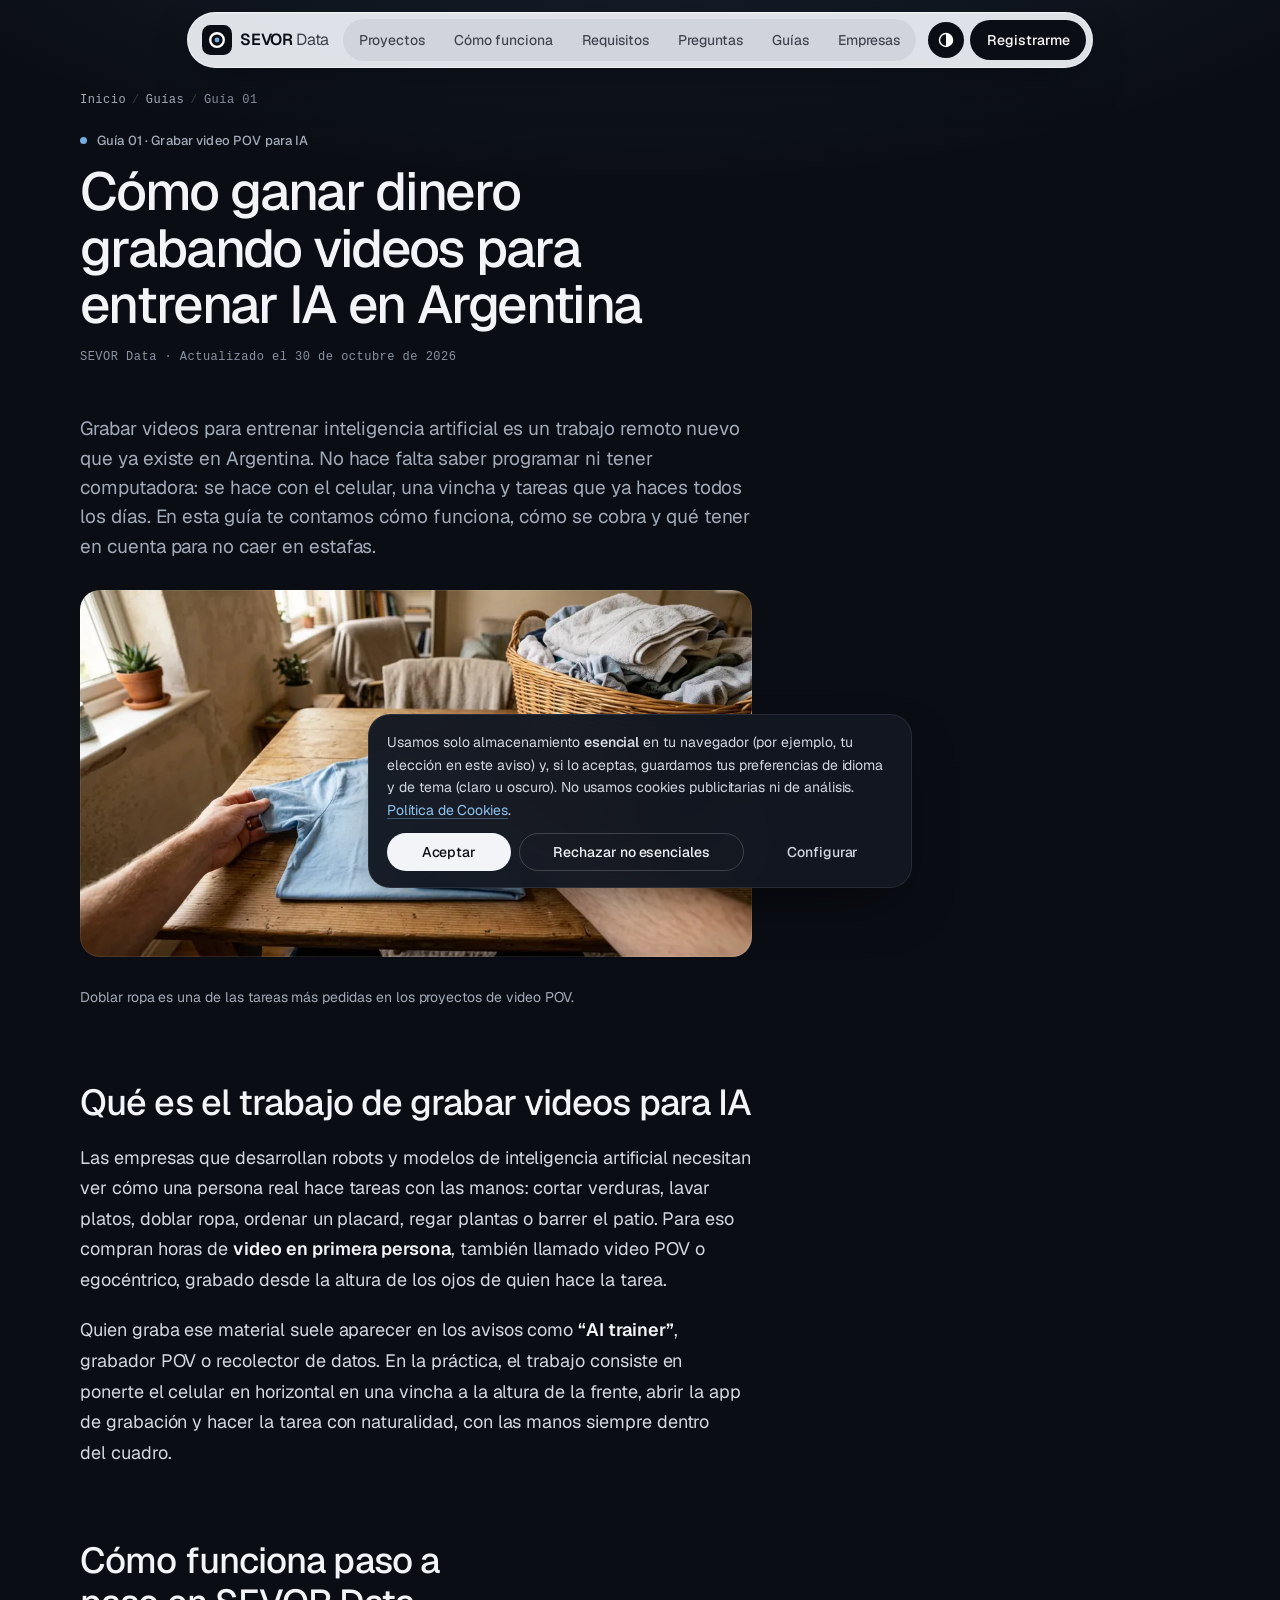
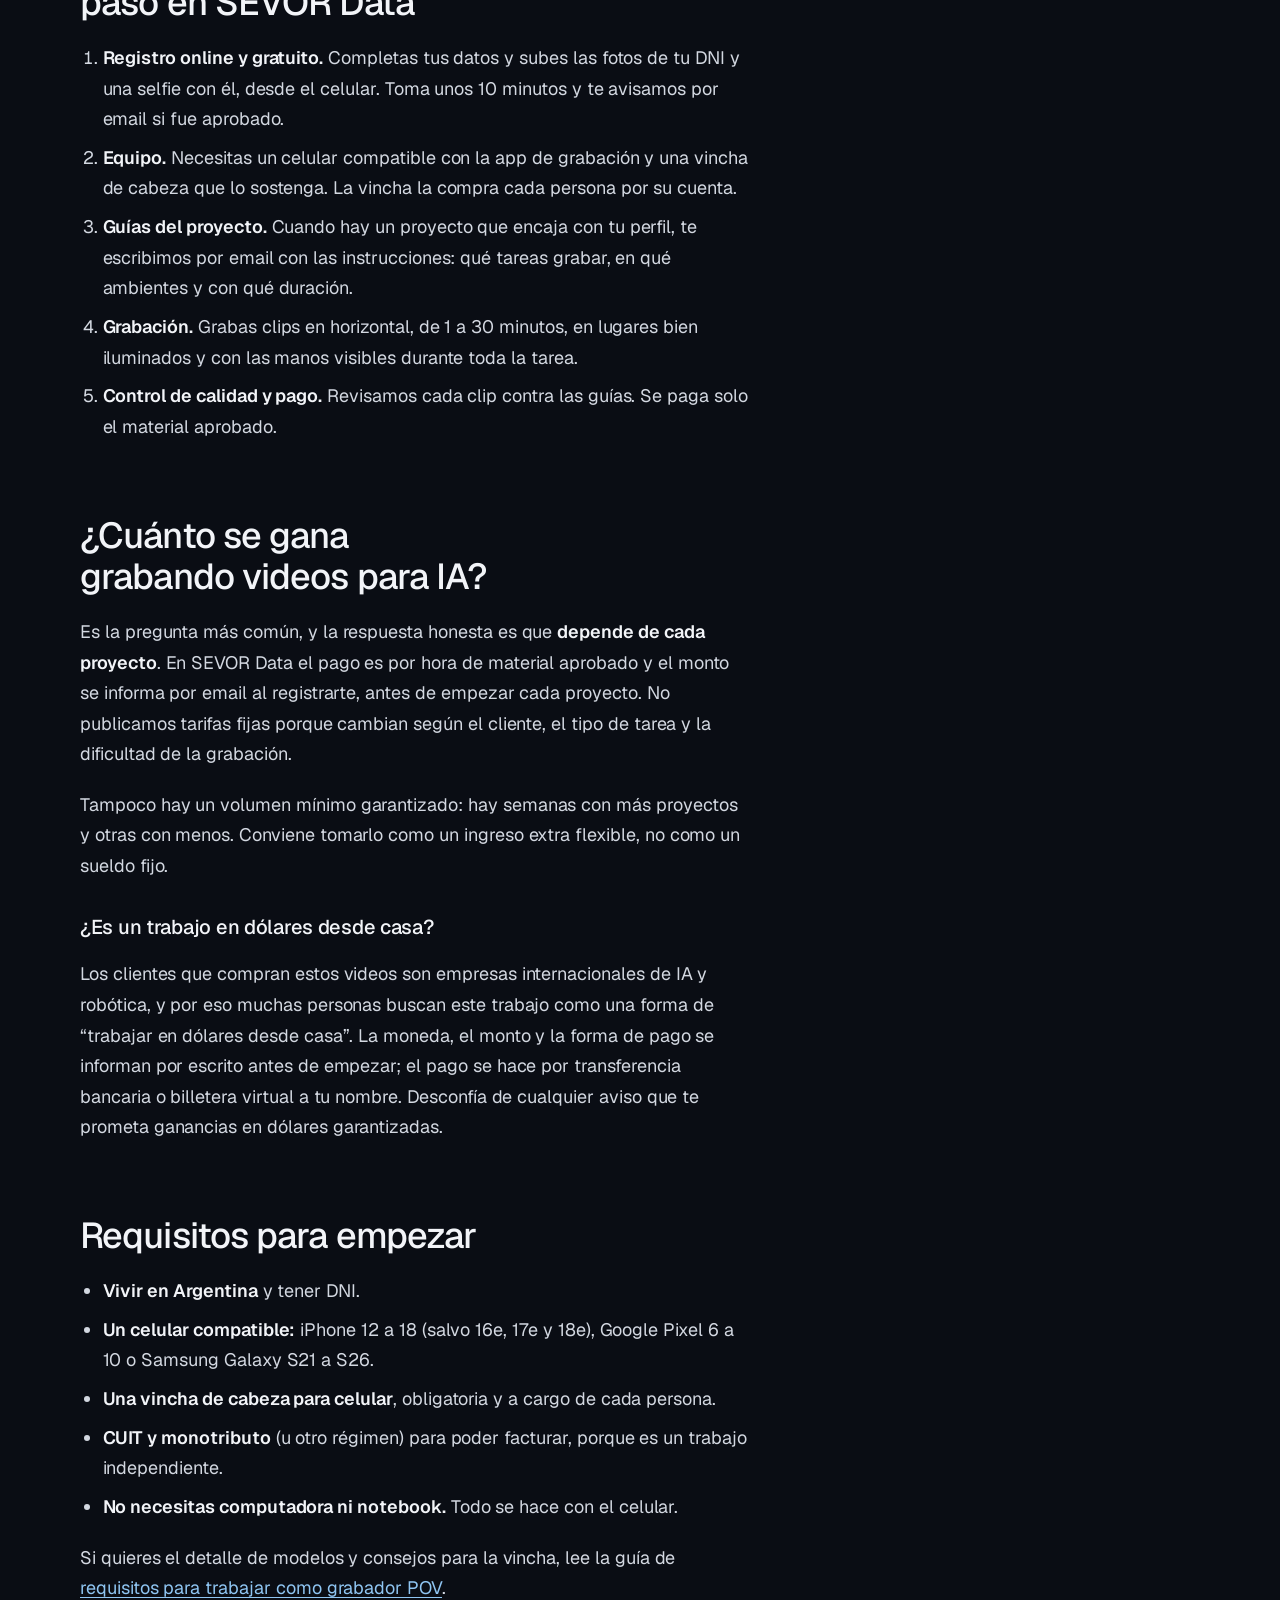
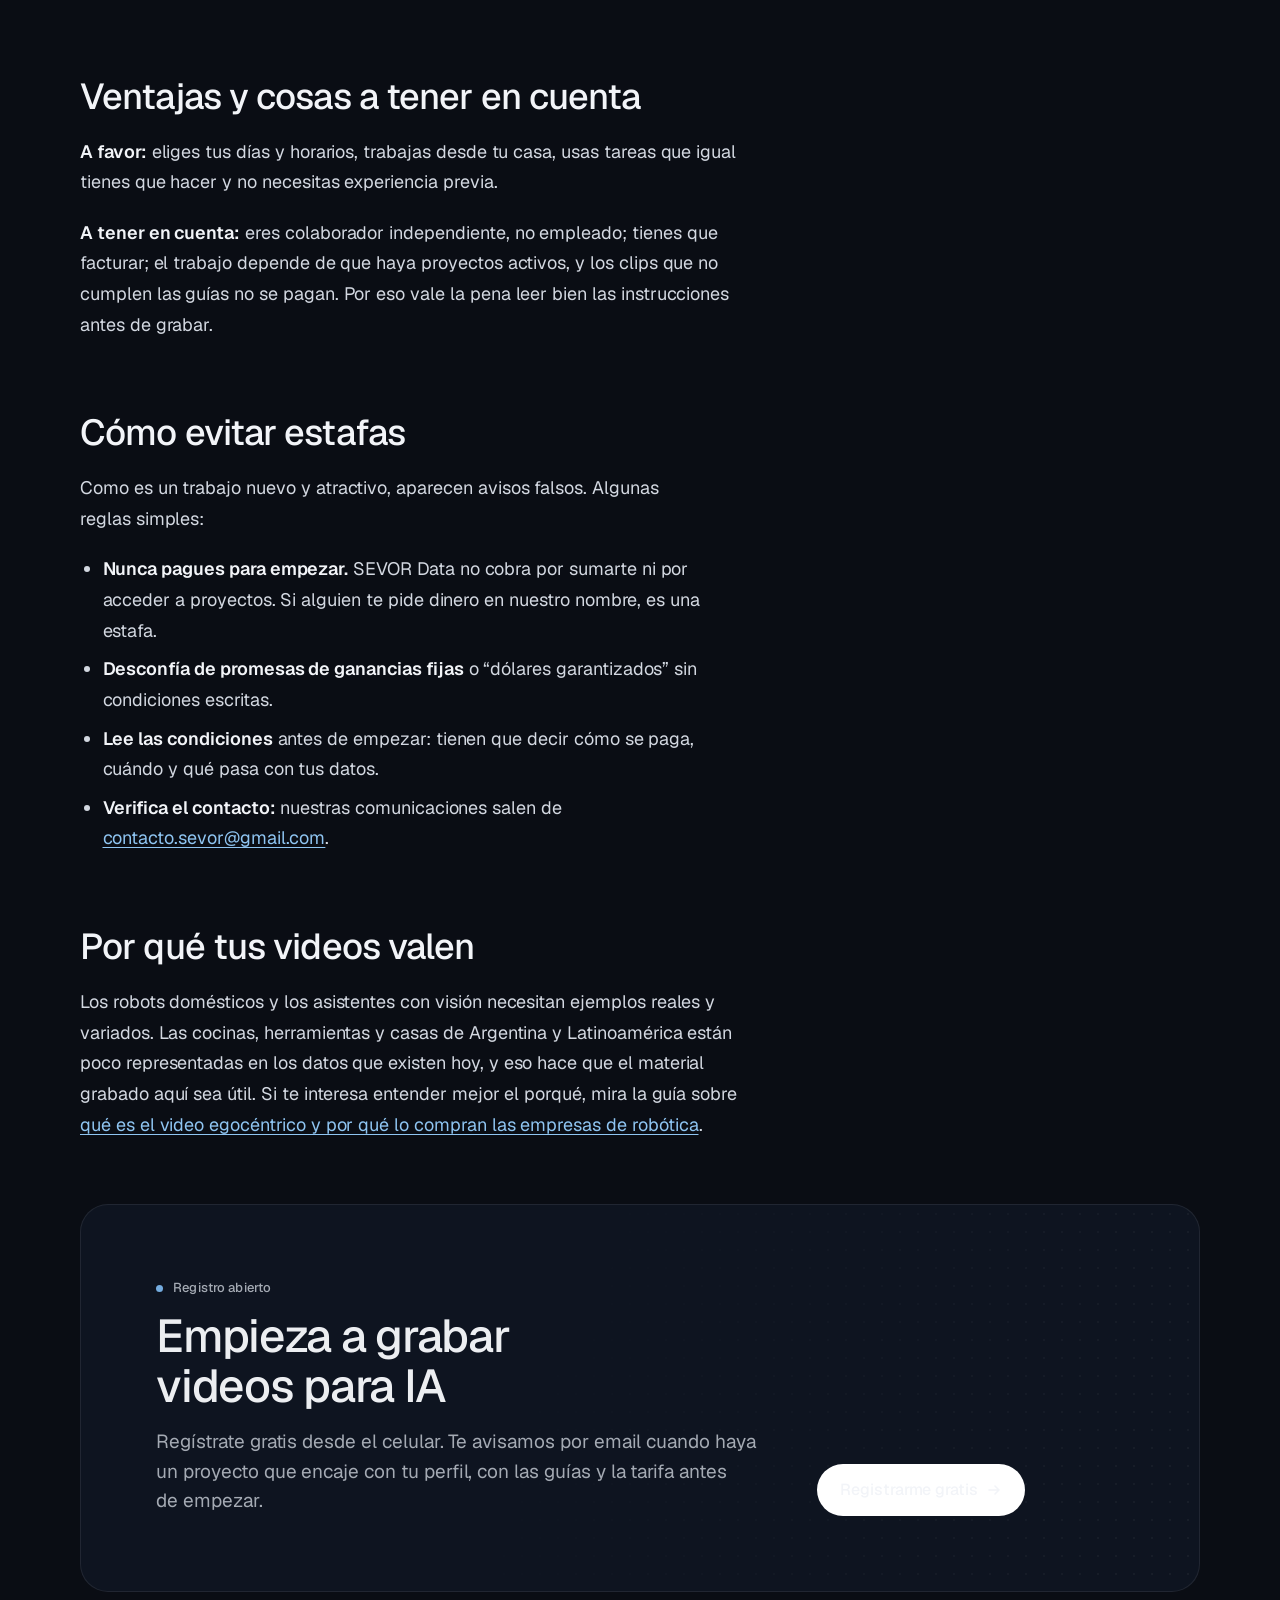
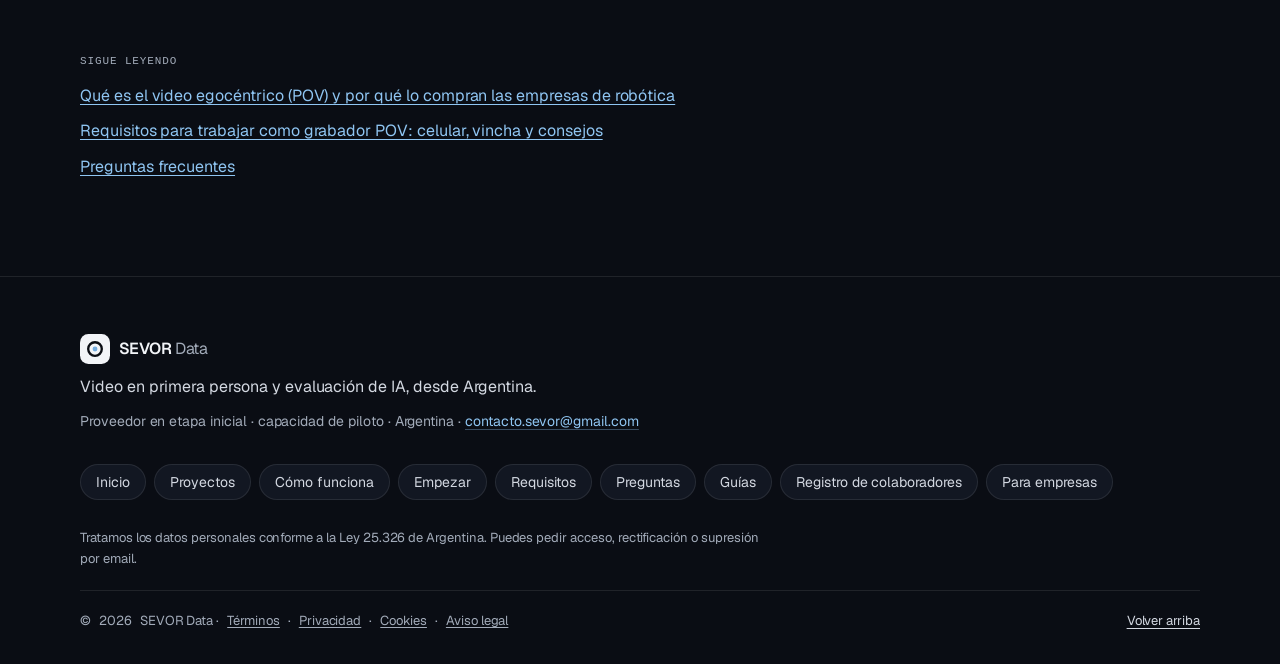
<file: guias/ganar-dinero-grabando-videos-para-ia.html>
<!doctype html>
<html lang="es">
<head>
  <meta charset="utf-8">
  <meta name="viewport" content="width=device-width, initial-scale=1, viewport-fit=cover">
  <meta name="color-scheme" content="dark light">
  <title>Cómo ganar dinero grabando videos para IA en Argentina | SEVOR Data</title>
  <meta name="description" content="Guía para trabajar grabando videos en primera persona para entrenar IA desde el celular en Argentina: cómo funciona, cómo se cobra, requisitos y cómo evitar estafas.">
  <meta name="robots" content="index, follow">
  <meta name="theme-color" content="#0a0d14" media="(prefers-color-scheme: dark)">
  <meta name="theme-color" content="#0a0d14">
  <link rel="canonical" href="https://sevor-data.dev.ar/guias/ganar-dinero-grabando-videos-para-ia.html">
  <link rel="icon" href="../favicon.svg" type="image/svg+xml">
  <link rel="apple-touch-icon" href="../assets/img/apple-touch-icon.png">

  <meta property="og:type" content="article">
  <meta property="og:site_name" content="SEVOR Data">
  <meta property="og:locale" content="es_AR">
  <meta property="og:title" content="Cómo ganar dinero grabando videos para entrenar IA en Argentina">
  <meta property="og:description" content="Guía para trabajar grabando videos en primera persona para entrenar IA desde el celular en Argentina: cómo funciona, cómo se cobra, requisitos y cómo evitar estafas.">
  <meta property="og:url" content="https://sevor-data.dev.ar/guias/ganar-dinero-grabando-videos-para-ia.html">
  <meta property="og:image" content="https://sevor-data.dev.ar/assets/img/og-image.png">
  <meta property="og:image:width" content="1200">
  <meta property="og:image:height" content="630">
  <meta property="og:image:alt" content="SEVOR Data: video POV en primera persona para entrenar IA, desde Argentina">
  <meta name="twitter:card" content="summary_large_image">
  <meta name="twitter:title" content="Cómo ganar dinero grabando videos para entrenar IA en Argentina">
  <meta name="twitter:description" content="Guía para trabajar grabando videos en primera persona para entrenar IA desde el celular en Argentina: cómo funciona, cómo se cobra, requisitos y cómo evitar estafas.">
  <meta name="twitter:image" content="https://sevor-data.dev.ar/assets/img/og-image.png">
  <meta property="article:published_time" content="2026-10-30">
  <meta property="article:modified_time" content="2026-10-30">
  <script>(function(d){d.classList.add("js");var t=null;try{t=localStorage.getItem("sevor_theme")}catch(e){}d.setAttribute("data-theme",t==="light"?"light":"dark")})(document.documentElement);</script>
  <link rel="preload" as="font" type="font/woff2" href="../assets/fonts/geist-latin.woff2" crossorigin>
  <link rel="stylesheet" href="../assets/css/style.css?v=20261111">
  <link rel="stylesheet" href="../assets/css/sevor.css?v=20261111">
  <script type="application/ld+json">
{
  "@context": "https://schema.org",
  "@graph": [
    {
      "@type": "Organization",
      "@id": "https://sevor-data.dev.ar/#org",
      "name": "SEVOR Data",
      "url": "https://sevor-data.dev.ar/",
      "logo": "https://sevor-data.dev.ar/assets/img/logo-512.png",
      "email": "contacto.sevor@gmail.com",
      "description": "Equipo argentino que coordina colaboradores independientes para grabar video egocéntrico (POV) de tareas del hogar y al aire libre, usado para entrenar modelos de inteligencia artificial y robótica.",
      "areaServed": {
        "@type": "Country",
        "name": "Argentina"
      },
      "knowsLanguage": [
        "es",
        "en",
        "pt"
      ],
      "contactPoint": {
        "@type": "ContactPoint",
        "contactType": "customer support",
        "email": "contacto.sevor@gmail.com",
        "availableLanguage": [
          "Spanish",
          "English",
          "Portuguese"
        ]
      }
    },
    {
      "@type": "WebSite",
      "@id": "https://sevor-data.dev.ar/#website",
      "url": "https://sevor-data.dev.ar/",
      "name": "SEVOR Data",
      "inLanguage": "es",
      "publisher": {
        "@id": "https://sevor-data.dev.ar/#org"
      }
    },
    {
      "@type": "Article",
      "@id": "https://sevor-data.dev.ar/guias/ganar-dinero-grabando-videos-para-ia.html#article",
      "headline": "Cómo ganar dinero grabando videos para entrenar IA en Argentina",
      "description": "Guía para trabajar grabando videos en primera persona para entrenar IA desde el celular en Argentina: cómo funciona, cómo se cobra, requisitos y cómo evitar estafas.",
      "inLanguage": "es",
      "datePublished": "2026-10-30",
      "dateModified": "2026-11-10",
      "mainEntityOfPage": "https://sevor-data.dev.ar/guias/ganar-dinero-grabando-videos-para-ia.html",
      "url": "https://sevor-data.dev.ar/guias/ganar-dinero-grabando-videos-para-ia.html",
      "image": "https://sevor-data.dev.ar/assets/img/photos/pov-laundry-1400.jpg",
      "author": {
        "@id": "https://sevor-data.dev.ar/#org"
      },
      "publisher": {
        "@id": "https://sevor-data.dev.ar/#org"
      }
    },
    {
      "@type": "BreadcrumbList",
      "itemListElement": [
        {
          "@type": "ListItem",
          "position": 1,
          "name": "Inicio",
          "item": "https://sevor-data.dev.ar/"
        },
        {
          "@type": "ListItem",
          "position": 2,
          "name": "Guías",
          "item": "https://sevor-data.dev.ar/guias/"
        },
        {
          "@type": "ListItem",
          "position": 3,
          "name": "Cómo ganar dinero grabando videos para entrenar IA en Argentina",
          "item": "https://sevor-data.dev.ar/guias/ganar-dinero-grabando-videos-para-ia.html"
        }
      ]
    }
  ]
}
  </script>
  <script src="../assets/js/config.js?v=20261111" defer></script>
  <script src="../assets/js/main.js?v=20261111" defer></script>
</head>
<body id="top" data-root="../" data-page="guia">
  <a class="skip" href="#main">Saltar al contenido</a>

  <header class="sx-header" data-header>
    <div class="sx-bar">
      <a class="sx-brand" href="../" aria-label="SEVOR Data, inicio"><svg class="sx-mark" viewBox="0 0 32 32" aria-hidden="true"><rect width="32" height="32" rx="9" class="sx-mark__bg"/><circle cx="16" cy="16" r="7.25" fill="none" class="sx-mark__ring" stroke-width="2.5"/><circle cx="16" cy="16" r="2.6" fill="#74acdf"/></svg><span class="sx-brand__word">SEVOR <span>Data</span></span></a>
      <nav class="sx-nav" aria-label="Principal"><ul class="sx-nav__track"><li><a href="../#proyectos">Proyectos</a></li><li><a href="../#como-funciona">Cómo funciona</a></li><li><a href="../#requisitos">Requisitos</a></li><li><a href="../#preguntas">Preguntas</a></li><li><a href="../guias/">Guías</a></li><li><a href="../para-empresas.html">Empresas</a></li></ul></nav>
      <div class="sx-tools"><button class="sx-theme" type="button" data-theme-toggle aria-label="Cambiar a tema claro"><svg viewBox="0 0 20 20" aria-hidden="true"><circle cx="10" cy="10" r="7.25" fill="none" stroke="currentColor" stroke-width="1.6"/><path d="M10 2.75a7.25 7.25 0 0 1 0 14.5z" fill="currentColor"/></svg></button><a class="sx-cta" href="../registro.html">Registrarme</a><button class="menu-toggle sx-menu-btn" type="button" aria-expanded="false" aria-controls="mobile-menu" aria-label="Menú"><span></span></button></div>
    </div>
    <div class="mobile-menu sx-sheet" id="mobile-menu" hidden><nav aria-label="Móvil"><ul><li><a href="../#proyectos">Proyectos</a></li><li><a href="../#como-funciona">Cómo funciona</a></li><li><a href="../#requisitos">Requisitos</a></li><li><a href="../#preguntas">Preguntas</a></li><li><a href="../guias/">Guías</a></li><li><a href="../para-empresas.html">Empresas</a></li></ul></nav><div class="sx-sheet__cta"><a class="btn btn-primary" href="../registro.html">Registrarme</a></div></div>
  </header>

  <main id="main" class="article-page">
    <div class="container">
      <nav class="crumbs" aria-label="Ruta"><ol><li><a href="../">Inicio</a></li><li><a href="../guias/">Guías</a></li><li aria-current="page">Guía 01</li></ol></nav>
      <article>
        <header class="article-head">
          <p class="eyebrow">Guía 01 · Grabar video POV para IA</p>
          <h1>Cómo ganar dinero grabando videos para entrenar IA en Argentina</h1>
          <p class="meta">SEVOR Data · Actualizado el <time datetime="2026-10-30">30 de octubre de 2026</time></p>
        </header>
        <div class="prose">
<p class="lead">Grabar videos para entrenar inteligencia artificial es un trabajo remoto nuevo que ya existe en Argentina. No hace falta saber programar ni tener computadora: se hace con el celular, una vincha y tareas que ya haces todos los días. En esta guía te contamos cómo funciona, cómo se cobra y qué tener en cuenta para no caer en estafas.</p>

<figure>
          <div class="media">
            <picture>
              <source type="image/webp" srcset="../assets/img/photos/pov-laundry-640.webp 640w, ../assets/img/photos/pov-laundry-960.webp 960w, ../assets/img/photos/pov-laundry-1400.webp 1400w" sizes="(min-width: 760px) 672px, 92vw">
              <img src="../assets/img/photos/pov-laundry-960.jpg" srcset="../assets/img/photos/pov-laundry-640.jpg 640w, ../assets/img/photos/pov-laundry-960.jpg 960w, ../assets/img/photos/pov-laundry-1400.jpg 1400w" sizes="(min-width: 760px) 672px, 92vw" width="1400" height="764" loading="lazy" decoding="async" alt="Vista en primera persona de unas manos, vistas de frente, doblando una remera sobre una mesa de madera, grabada con el celular en horizontal en una vincha">
            </picture>
          </div>
          <figcaption>Doblar ropa es una de las tareas más pedidas en los proyectos de video POV.</figcaption>
        </figure>


<h2>Qué es el trabajo de grabar videos para IA</h2>
<p>Las empresas que desarrollan robots y modelos de inteligencia artificial necesitan ver cómo una persona real hace tareas con las manos: cortar verduras, lavar platos, doblar ropa, ordenar un placard, regar plantas o barrer el patio. Para eso compran horas de <strong>video en primera persona</strong>, también llamado video POV o egocéntrico, grabado desde la altura de los ojos de quien hace la tarea.</p>
<p>Quien graba ese material suele aparecer en los avisos como <strong>“AI trainer”</strong>, grabador POV o recolector de datos. En la práctica, el trabajo consiste en ponerte el celular en horizontal en una vincha a la altura de la frente, abrir la app de grabación y hacer la tarea con naturalidad, con las manos siempre dentro del cuadro.</p>

<h2>Cómo funciona paso a paso en SEVOR Data</h2>
<ol>
  <li><strong>Registro online y gratuito.</strong> Completas tus datos y subes las fotos de tu DNI y una selfie con él, desde el celular. Toma unos 10 minutos y te avisamos por email si fue aprobado.</li>
  <li><strong>Equipo.</strong> Necesitas un celular compatible con la app de grabación y una vincha de cabeza que lo sostenga. La vincha la compra cada persona por su cuenta.</li>
  <li><strong>Guías del proyecto.</strong> Cuando hay un proyecto que encaja con tu perfil, te escribimos por email con las instrucciones: qué tareas grabar, en qué ambientes y con qué duración.</li>
  <li><strong>Grabación.</strong> Grabas clips en horizontal, de 1 a 30 minutos, en lugares bien iluminados y con las manos visibles durante toda la tarea.</li>
  <li><strong>Control de calidad y pago.</strong> Revisamos cada clip contra las guías. Se paga solo el material aprobado.</li>
</ol>

<h2>¿Cuánto se gana grabando videos para IA?</h2>
<p>Es la pregunta más común, y la respuesta honesta es que <strong>depende de cada proyecto</strong>. En SEVOR Data el pago es por hora de material aprobado y el monto se informa por email al registrarte, antes de empezar cada proyecto. No publicamos tarifas fijas porque cambian según el cliente, el tipo de tarea y la dificultad de la grabación.</p>
<p>Tampoco hay un volumen mínimo garantizado: hay semanas con más proyectos y otras con menos. Conviene tomarlo como un ingreso extra flexible, no como un sueldo fijo.</p>

<h3>¿Es un trabajo en dólares desde casa?</h3>
<p>Los clientes que compran estos videos son empresas internacionales de IA y robótica, y por eso muchas personas buscan este trabajo como una forma de “trabajar en dólares desde casa”. La moneda, el monto y la forma de pago se informan por escrito antes de empezar; el pago se hace por transferencia bancaria o billetera virtual a tu nombre. Desconfía de cualquier aviso que te prometa ganancias en dólares garantizadas.</p>

<h2>Requisitos para empezar</h2>
<ul>
  <li><strong>Vivir en Argentina</strong> y tener DNI.</li>
  <li><strong>Un celular compatible:</strong> iPhone 12 a 18 (salvo 16e, 17e y 18e), Google Pixel 6 a 10 o Samsung Galaxy S21 a S26.</li>
  <li><strong>Una vincha de cabeza para celular</strong>, obligatoria y a cargo de cada persona.</li>
  <li><strong>CUIT y monotributo</strong> (u otro régimen) para poder facturar, porque es un trabajo independiente.</li>
  <li><strong>No necesitas computadora ni notebook.</strong> Todo se hace con el celular.</li>
</ul>
<p>Si quieres el detalle de modelos y consejos para la vincha, lee la guía de <a href="../guias/requisitos-grabador-pov-celular-vincha.html">requisitos para trabajar como grabador POV</a>.</p>

<h2>Ventajas y cosas a tener en cuenta</h2>
<p><strong>A favor:</strong> eliges tus días y horarios, trabajas desde tu casa, usas tareas que igual tienes que hacer y no necesitas experiencia previa.</p>
<p><strong>A tener en cuenta:</strong> eres colaborador independiente, no empleado; tienes que facturar; el trabajo depende de que haya proyectos activos, y los clips que no cumplen las guías no se pagan. Por eso vale la pena leer bien las instrucciones antes de grabar.</p>

<h2>Cómo evitar estafas</h2>
<p>Como es un trabajo nuevo y atractivo, aparecen avisos falsos. Algunas reglas simples:</p>
<ul>
  <li><strong>Nunca pagues para empezar.</strong> SEVOR Data no cobra por sumarte ni por acceder a proyectos. Si alguien te pide dinero en nuestro nombre, es una estafa.</li>
  <li><strong>Desconfía de promesas de ganancias fijas</strong> o “dólares garantizados” sin condiciones escritas.</li>
  <li><strong>Lee las condiciones</strong> antes de empezar: tienen que decir cómo se paga, cuándo y qué pasa con tus datos.</li>
  <li><strong>Verifica el contacto:</strong> nuestras comunicaciones salen de <a href="mailto:contacto.sevor@gmail.com">contacto.sevor@gmail.com</a>.</li>
</ul>

<h2>Por qué tus videos valen</h2>
<p>Los robots domésticos y los asistentes con visión necesitan ejemplos reales y variados. Las cocinas, herramientas y casas de Argentina y Latinoamérica están poco representadas en los datos que existen hoy, y eso hace que el material grabado aquí sea útil. Si te interesa entender mejor el porqué, mira la guía sobre <a href="../guias/que-es-el-video-egocentrico-pov.html">qué es el video egocéntrico y por qué lo compran las empresas de robótica</a>.</p>

        </div>
        <div class="article-cta">
          <div class="cta-band">
            <div class="grid-12">
              <div class="cta-copy">
                <p class="eyebrow" style="color:var(--night-muted)">Registro abierto</p>
                <h2>Empieza a grabar videos para IA</h2>
                <p class="lead" style="color:var(--night-muted)">Regístrate gratis desde el celular. Te avisamos por email cuando haya un proyecto que encaje con tu perfil, con las guías y la tarifa antes de empezar.</p>
              </div>
              <div class="cta-side on-night">
                <div class="cta-row">
                  <a class="btn btn-primary btn-lg" href="../registro.html">Registrarme gratis<svg class="arrow" viewBox="0 0 16 16" fill="none" stroke="currentColor" stroke-width="1.6" stroke-linecap="round" stroke-linejoin="round" aria-hidden="true"><path d="M3 8h10M9 4l4 4-4 4"/></svg></a>
                </div>
              </div>
            </div>
          </div>
        </div>
        <aside class="related" aria-labelledby="rel-title">
          <h2 id="rel-title">Sigue leyendo</h2>
          <ul>
            <li><a href="../guias/que-es-el-video-egocentrico-pov.html">Qué es el video egocéntrico (POV) y por qué lo compran las empresas de robótica</a></li>
            <li><a href="../guias/requisitos-grabador-pov-celular-vincha.html">Requisitos para trabajar como grabador POV: celular, vincha y consejos</a></li>
            <li><a href="../#preguntas">Preguntas frecuentes</a></li>
          </ul>
        </aside>
      </article>
    </div>
  </main>

  <footer class="sx-footer">
    <div class="container">
      <div class="sx-footer__top">
        <div class="sx-footer__brand">
          <a class="sx-brand" href="../" aria-label="SEVOR Data, inicio"><svg class="sx-mark" viewBox="0 0 32 32" aria-hidden="true"><rect width="32" height="32" rx="9" class="sx-mark__bg"/><circle cx="16" cy="16" r="7.25" fill="none" class="sx-mark__ring" stroke-width="2.5"/><circle cx="16" cy="16" r="2.6" fill="#74acdf"/></svg><span class="sx-brand__word">SEVOR <span>Data</span></span></a>
          <p class="sx-footer__tag">Video en primera persona y evaluación de IA, desde Argentina.</p>
          <p class="sx-footer__line"><span>Proveedor en etapa inicial · capacidad de piloto</span> · <span>Argentina</span> · <a class="link" href="mailto:contacto.sevor@gmail.com" data-email-text>contacto.sevor@gmail.com</a></p>
        </div>
        <div class="sx-footer__social" data-social-wrap hidden>
          <p class="sx-footer__label">Síguenos</p>
          <div class="social" data-social aria-label="Redes sociales"></div>
        </div>
      </div>
      <nav class="sx-footer__nav" aria-labelledby="f-explore">
        <h2 id="f-explore" class="visually-hidden">Explorar</h2>
        <ul class="sx-pills"><li><a href="../">Inicio</a></li><li><a href="../#proyectos">Proyectos</a></li><li><a href="../#como-funciona">Cómo funciona</a></li><li><a href="../#empezar">Empezar</a></li><li><a href="../#requisitos">Requisitos</a></li><li><a href="../#preguntas">Preguntas</a></li><li><a href="../guias/">Guías</a></li><li><a href="../registro.html">Registro de colaboradores</a></li><li><a href="../para-empresas.html">Para empresas</a></li></ul>
      </nav>
      <p class="sx-footer__legal">Tratamos los datos personales conforme a la Ley 25.326 de Argentina. Puedes pedir acceso, rectificación o supresión por email.</p>
      <div class="sx-footer__bottom">
        <span class="legal-links">© <span id="year">2026</span> SEVOR Data · <a href="../legal/terminos.html">Términos</a> · <a href="../legal/privacidad.html">Privacidad</a> · <a href="../legal/cookies.html">Cookies</a> · <a href="../legal/aviso-legal.html">Aviso legal</a></span>
        <a class="to-top" href="#top">Volver arriba</a>
      </div>
    </div>
  </footer>
</body>
</html>
</file>
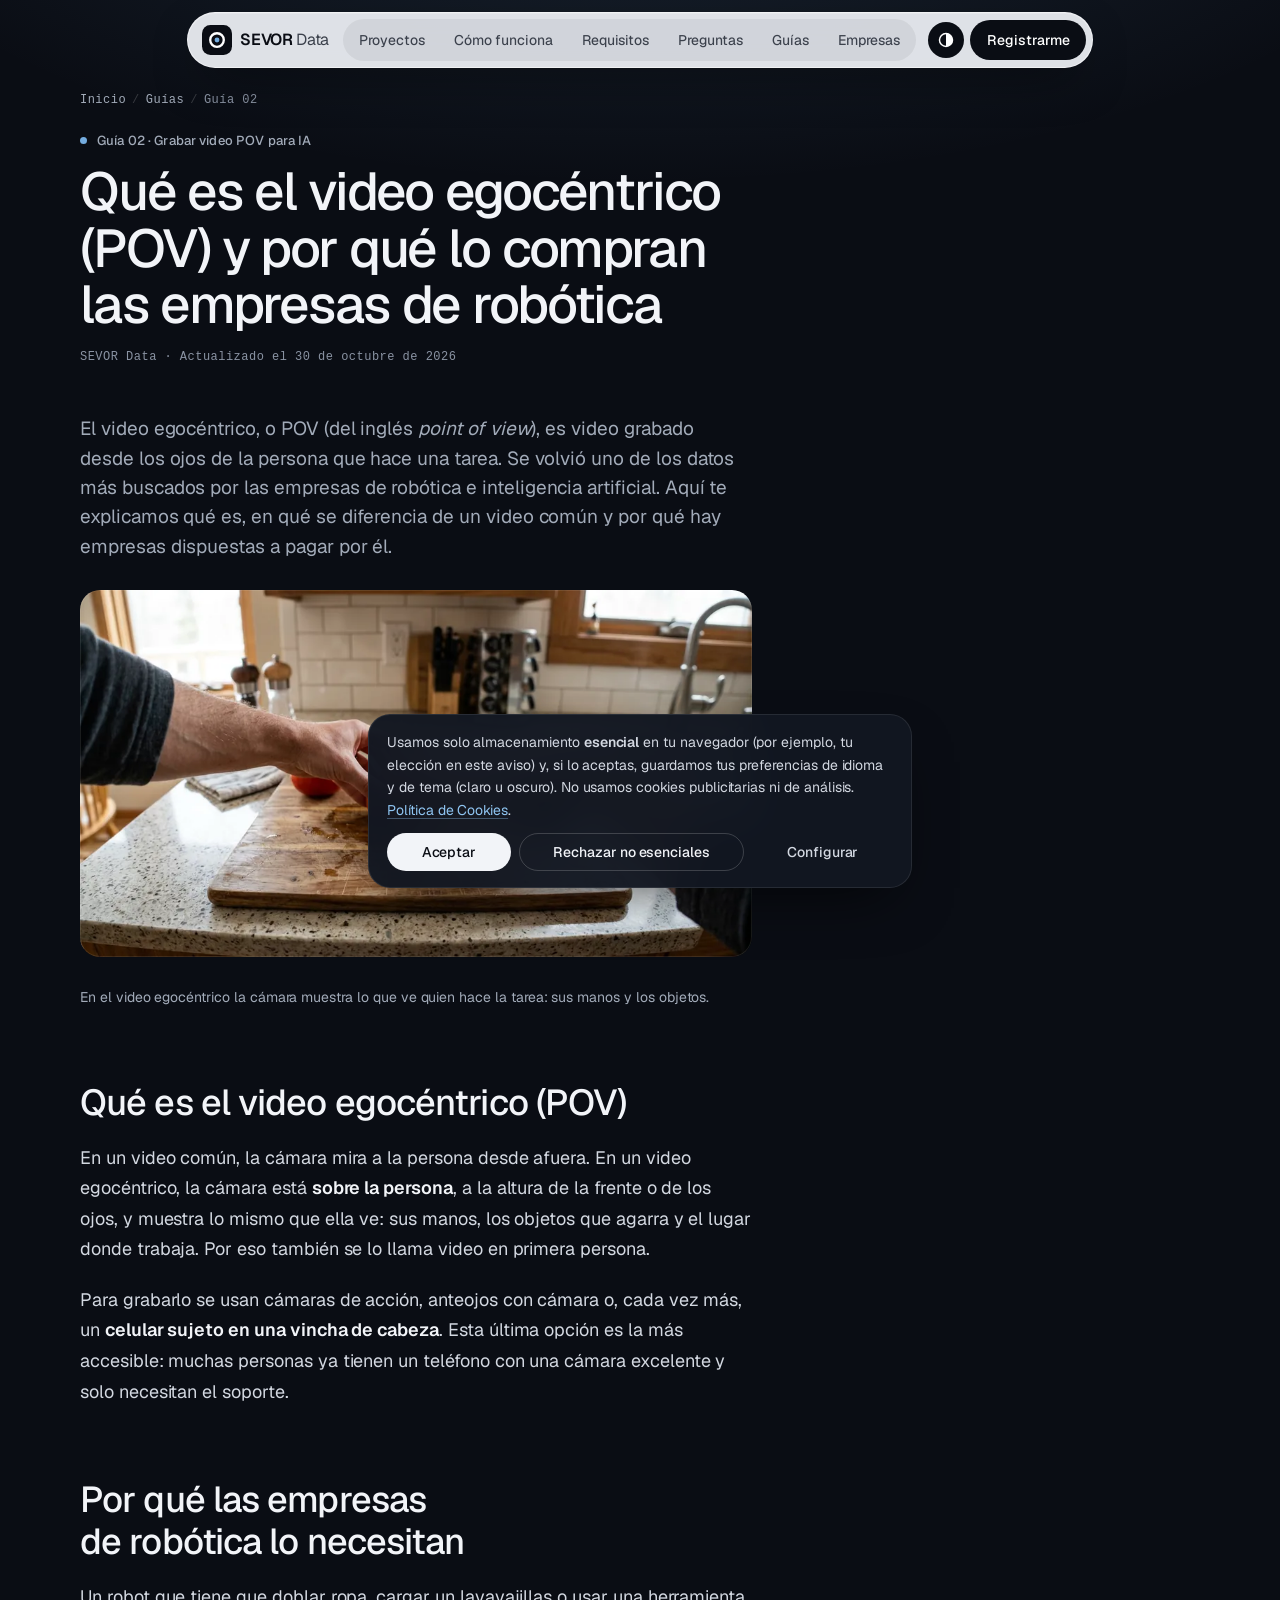
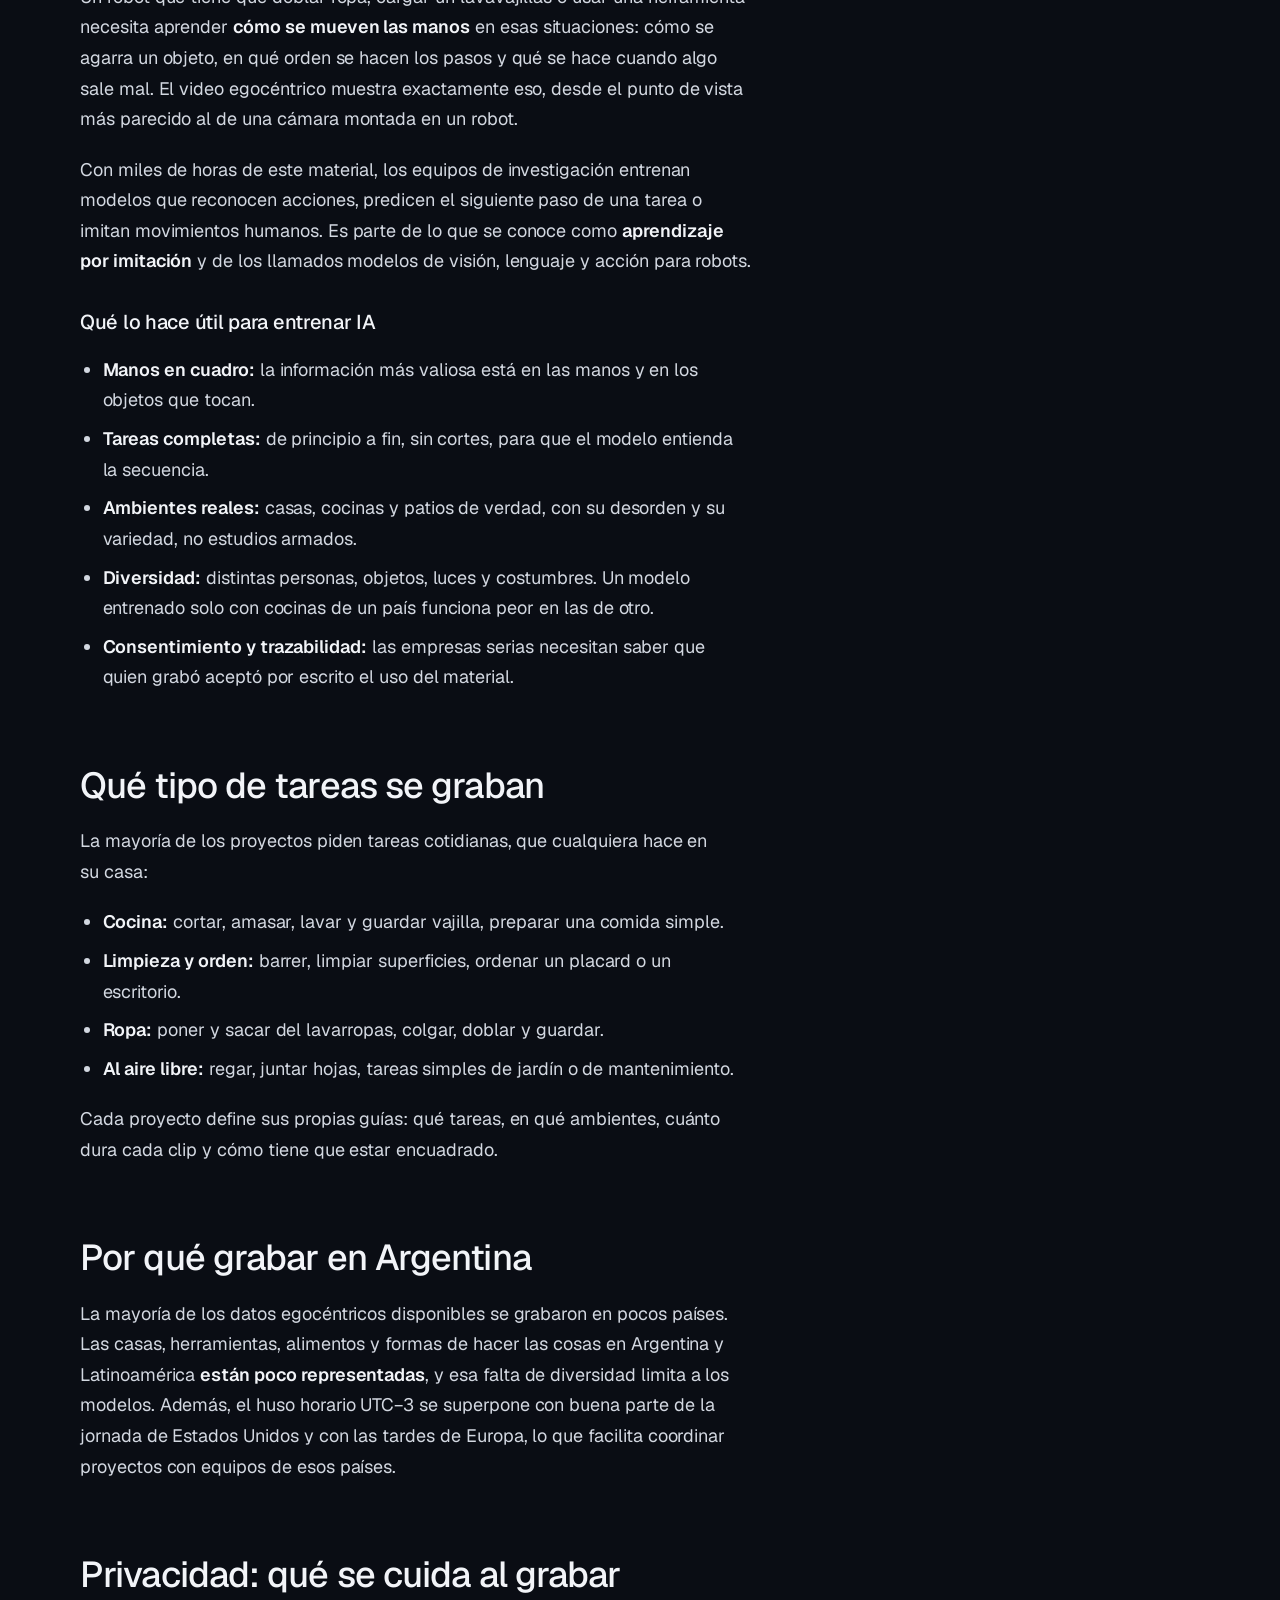
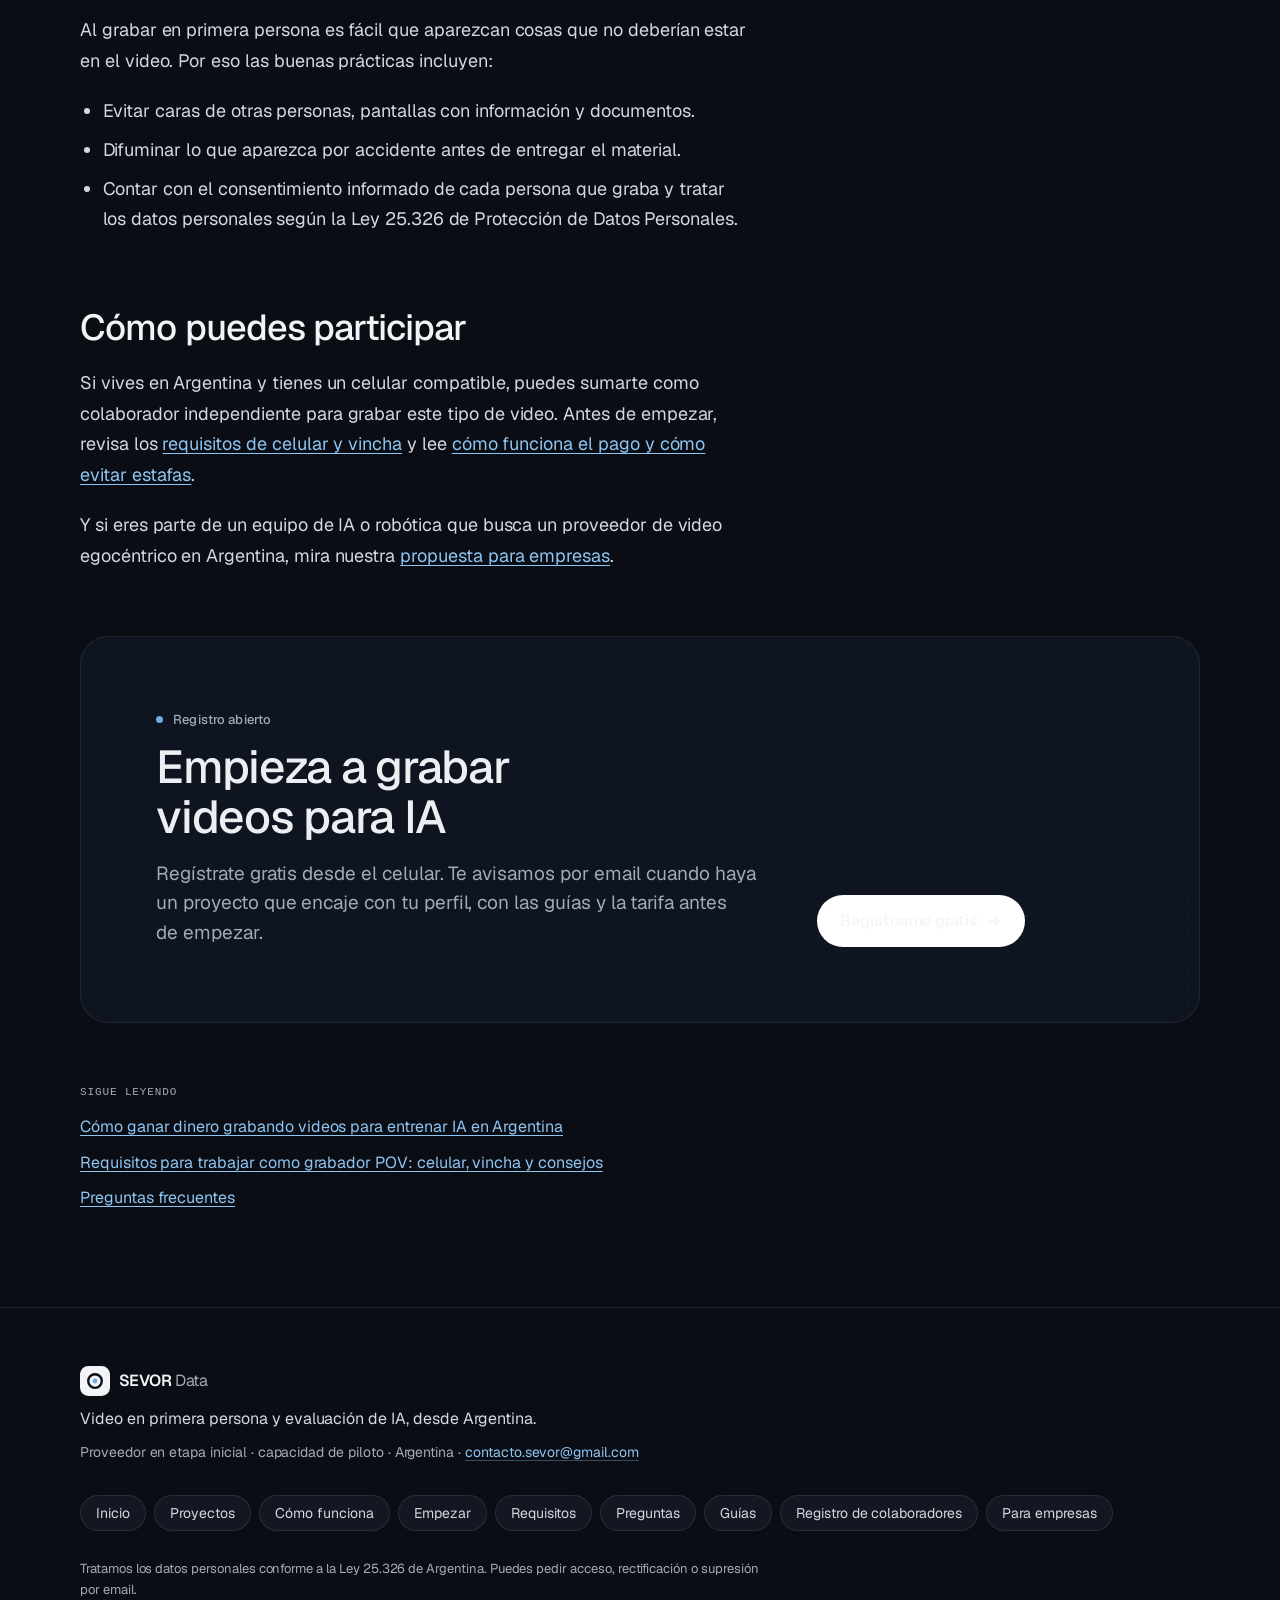
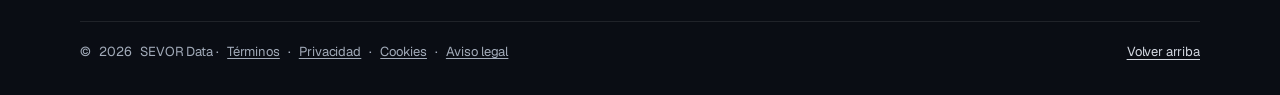
<file: guias/que-es-el-video-egocentrico-pov.html>
<!doctype html>
<html lang="es">
<head>
  <meta charset="utf-8">
  <meta name="viewport" content="width=device-width, initial-scale=1, viewport-fit=cover">
  <meta name="color-scheme" content="dark light">
  <title>Qué es el video egocéntrico (POV) para robótica e IA | SEVOR Data</title>
  <meta name="description" content="Qué es el video egocéntrico o POV, en qué se diferencia de un video común y por qué las empresas de robótica e IA lo usan para entrenar robots y modelos.">
  <meta name="robots" content="index, follow">
  <meta name="theme-color" content="#0a0d14" media="(prefers-color-scheme: dark)">
  <meta name="theme-color" content="#0a0d14">
  <link rel="canonical" href="https://sevor-data.dev.ar/guias/que-es-el-video-egocentrico-pov.html">
  <link rel="icon" href="../favicon.svg" type="image/svg+xml">
  <link rel="apple-touch-icon" href="../assets/img/apple-touch-icon.png">

  <meta property="og:type" content="article">
  <meta property="og:site_name" content="SEVOR Data">
  <meta property="og:locale" content="es_AR">
  <meta property="og:title" content="Qué es el video egocéntrico (POV) y por qué lo compran las empresas de robótica">
  <meta property="og:description" content="Qué es el video egocéntrico o POV, en qué se diferencia de un video común y por qué las empresas de robótica e IA lo usan para entrenar robots y modelos.">
  <meta property="og:url" content="https://sevor-data.dev.ar/guias/que-es-el-video-egocentrico-pov.html">
  <meta property="og:image" content="https://sevor-data.dev.ar/assets/img/og-image.png">
  <meta property="og:image:width" content="1200">
  <meta property="og:image:height" content="630">
  <meta property="og:image:alt" content="SEVOR Data: video POV en primera persona para entrenar IA, desde Argentina">
  <meta name="twitter:card" content="summary_large_image">
  <meta name="twitter:title" content="Qué es el video egocéntrico (POV) y por qué lo compran las empresas de robótica">
  <meta name="twitter:description" content="Qué es el video egocéntrico o POV, en qué se diferencia de un video común y por qué las empresas de robótica e IA lo usan para entrenar robots y modelos.">
  <meta name="twitter:image" content="https://sevor-data.dev.ar/assets/img/og-image.png">
  <meta property="article:published_time" content="2026-10-30">
  <meta property="article:modified_time" content="2026-10-30">
  <script>(function(d){d.classList.add("js");var t=null;try{t=localStorage.getItem("sevor_theme")}catch(e){}d.setAttribute("data-theme",t==="light"?"light":"dark")})(document.documentElement);</script>
  <link rel="preload" as="font" type="font/woff2" href="../assets/fonts/geist-latin.woff2" crossorigin>
  <link rel="stylesheet" href="../assets/css/style.css?v=20261111">
  <link rel="stylesheet" href="../assets/css/sevor.css?v=20261111">
  <script type="application/ld+json">
{
  "@context": "https://schema.org",
  "@graph": [
    {
      "@type": "Organization",
      "@id": "https://sevor-data.dev.ar/#org",
      "name": "SEVOR Data",
      "url": "https://sevor-data.dev.ar/",
      "logo": "https://sevor-data.dev.ar/assets/img/logo-512.png",
      "email": "contacto.sevor@gmail.com",
      "description": "Equipo argentino que coordina colaboradores independientes para grabar video egocéntrico (POV) de tareas del hogar y al aire libre, usado para entrenar modelos de inteligencia artificial y robótica.",
      "areaServed": {
        "@type": "Country",
        "name": "Argentina"
      },
      "knowsLanguage": [
        "es",
        "en",
        "pt"
      ],
      "contactPoint": {
        "@type": "ContactPoint",
        "contactType": "customer support",
        "email": "contacto.sevor@gmail.com",
        "availableLanguage": [
          "Spanish",
          "English",
          "Portuguese"
        ]
      }
    },
    {
      "@type": "WebSite",
      "@id": "https://sevor-data.dev.ar/#website",
      "url": "https://sevor-data.dev.ar/",
      "name": "SEVOR Data",
      "inLanguage": "es",
      "publisher": {
        "@id": "https://sevor-data.dev.ar/#org"
      }
    },
    {
      "@type": "Article",
      "@id": "https://sevor-data.dev.ar/guias/que-es-el-video-egocentrico-pov.html#article",
      "headline": "Qué es el video egocéntrico (POV) y por qué lo compran las empresas de robótica",
      "description": "Qué es el video egocéntrico o POV, en qué se diferencia de un video común y por qué las empresas de robótica e IA lo usan para entrenar robots y modelos.",
      "inLanguage": "es",
      "datePublished": "2026-10-30",
      "dateModified": "2026-11-10",
      "mainEntityOfPage": "https://sevor-data.dev.ar/guias/que-es-el-video-egocentrico-pov.html",
      "url": "https://sevor-data.dev.ar/guias/que-es-el-video-egocentrico-pov.html",
      "image": "https://sevor-data.dev.ar/assets/img/photos/pov-kitchen-1400.jpg",
      "author": {
        "@id": "https://sevor-data.dev.ar/#org"
      },
      "publisher": {
        "@id": "https://sevor-data.dev.ar/#org"
      }
    },
    {
      "@type": "BreadcrumbList",
      "itemListElement": [
        {
          "@type": "ListItem",
          "position": 1,
          "name": "Inicio",
          "item": "https://sevor-data.dev.ar/"
        },
        {
          "@type": "ListItem",
          "position": 2,
          "name": "Guías",
          "item": "https://sevor-data.dev.ar/guias/"
        },
        {
          "@type": "ListItem",
          "position": 3,
          "name": "Qué es el video egocéntrico (POV) y por qué lo compran las empresas de robótica",
          "item": "https://sevor-data.dev.ar/guias/que-es-el-video-egocentrico-pov.html"
        }
      ]
    }
  ]
}
  </script>
  <script src="../assets/js/config.js?v=20261111" defer></script>
  <script src="../assets/js/main.js?v=20261111" defer></script>
</head>
<body id="top" data-root="../" data-page="guia">
  <a class="skip" href="#main">Saltar al contenido</a>

  <header class="sx-header" data-header>
    <div class="sx-bar">
      <a class="sx-brand" href="../" aria-label="SEVOR Data, inicio"><svg class="sx-mark" viewBox="0 0 32 32" aria-hidden="true"><rect width="32" height="32" rx="9" class="sx-mark__bg"/><circle cx="16" cy="16" r="7.25" fill="none" class="sx-mark__ring" stroke-width="2.5"/><circle cx="16" cy="16" r="2.6" fill="#74acdf"/></svg><span class="sx-brand__word">SEVOR <span>Data</span></span></a>
      <nav class="sx-nav" aria-label="Principal"><ul class="sx-nav__track"><li><a href="../#proyectos">Proyectos</a></li><li><a href="../#como-funciona">Cómo funciona</a></li><li><a href="../#requisitos">Requisitos</a></li><li><a href="../#preguntas">Preguntas</a></li><li><a href="../guias/">Guías</a></li><li><a href="../para-empresas.html">Empresas</a></li></ul></nav>
      <div class="sx-tools"><button class="sx-theme" type="button" data-theme-toggle aria-label="Cambiar a tema claro"><svg viewBox="0 0 20 20" aria-hidden="true"><circle cx="10" cy="10" r="7.25" fill="none" stroke="currentColor" stroke-width="1.6"/><path d="M10 2.75a7.25 7.25 0 0 1 0 14.5z" fill="currentColor"/></svg></button><a class="sx-cta" href="../registro.html">Registrarme</a><button class="menu-toggle sx-menu-btn" type="button" aria-expanded="false" aria-controls="mobile-menu" aria-label="Menú"><span></span></button></div>
    </div>
    <div class="mobile-menu sx-sheet" id="mobile-menu" hidden><nav aria-label="Móvil"><ul><li><a href="../#proyectos">Proyectos</a></li><li><a href="../#como-funciona">Cómo funciona</a></li><li><a href="../#requisitos">Requisitos</a></li><li><a href="../#preguntas">Preguntas</a></li><li><a href="../guias/">Guías</a></li><li><a href="../para-empresas.html">Empresas</a></li></ul></nav><div class="sx-sheet__cta"><a class="btn btn-primary" href="../registro.html">Registrarme</a></div></div>
  </header>

  <main id="main" class="article-page">
    <div class="container">
      <nav class="crumbs" aria-label="Ruta"><ol><li><a href="../">Inicio</a></li><li><a href="../guias/">Guías</a></li><li aria-current="page">Guía 02</li></ol></nav>
      <article>
        <header class="article-head">
          <p class="eyebrow">Guía 02 · Grabar video POV para IA</p>
          <h1>Qué es el video egocéntrico (POV) y por qué lo compran las empresas de robótica</h1>
          <p class="meta">SEVOR Data · Actualizado el <time datetime="2026-10-30">30 de octubre de 2026</time></p>
        </header>
        <div class="prose">
<p class="lead">El video egocéntrico, o POV (del inglés <em>point of view</em>), es video grabado desde los ojos de la persona que hace una tarea. Se volvió uno de los datos más buscados por las empresas de robótica e inteligencia artificial. Aquí te explicamos qué es, en qué se diferencia de un video común y por qué hay empresas dispuestas a pagar por él.</p>

<figure>
          <div class="media">
            <picture>
              <source type="image/webp" srcset="../assets/img/photos/pov-kitchen-640.webp 640w, ../assets/img/photos/pov-kitchen-960.webp 960w, ../assets/img/photos/pov-kitchen-1400.webp 1400w" sizes="(min-width: 760px) 672px, 92vw">
              <img src="../assets/img/photos/pov-kitchen-960.jpg" srcset="../assets/img/photos/pov-kitchen-640.jpg 640w, ../assets/img/photos/pov-kitchen-960.jpg 960w, ../assets/img/photos/pov-kitchen-1400.jpg 1400w" sizes="(min-width: 760px) 672px, 92vw" width="1400" height="764" loading="lazy" decoding="async" alt="Video egocéntrico: vista en primera persona de unas manos, vistas de frente, cortando un tomate sobre una tabla de madera">
            </picture>
          </div>
          <figcaption>En el video egocéntrico la cámara muestra lo que ve quien hace la tarea: sus manos y los objetos.</figcaption>
        </figure>


<h2>Qué es el video egocéntrico (POV)</h2>
<p>En un video común, la cámara mira a la persona desde afuera. En un video egocéntrico, la cámara está <strong>sobre la persona</strong>, a la altura de la frente o de los ojos, y muestra lo mismo que ella ve: sus manos, los objetos que agarra y el lugar donde trabaja. Por eso también se lo llama video en primera persona.</p>
<p>Para grabarlo se usan cámaras de acción, anteojos con cámara o, cada vez más, un <strong>celular sujeto en una vincha de cabeza</strong>. Esta última opción es la más accesible: muchas personas ya tienen un teléfono con una cámara excelente y solo necesitan el soporte.</p>

<h2>Por qué las empresas de robótica lo necesitan</h2>
<p>Un robot que tiene que doblar ropa, cargar un lavavajillas o usar una herramienta necesita aprender <strong>cómo se mueven las manos</strong> en esas situaciones: cómo se agarra un objeto, en qué orden se hacen los pasos y qué se hace cuando algo sale mal. El video egocéntrico muestra exactamente eso, desde el punto de vista más parecido al de una cámara montada en un robot.</p>
<p>Con miles de horas de este material, los equipos de investigación entrenan modelos que reconocen acciones, predicen el siguiente paso de una tarea o imitan movimientos humanos. Es parte de lo que se conoce como <strong>aprendizaje por imitación</strong> y de los llamados modelos de visión, lenguaje y acción para robots.</p>

<h3>Qué lo hace útil para entrenar IA</h3>
<ul>
  <li><strong>Manos en cuadro:</strong> la información más valiosa está en las manos y en los objetos que tocan.</li>
  <li><strong>Tareas completas:</strong> de principio a fin, sin cortes, para que el modelo entienda la secuencia.</li>
  <li><strong>Ambientes reales:</strong> casas, cocinas y patios de verdad, con su desorden y su variedad, no estudios armados.</li>
  <li><strong>Diversidad:</strong> distintas personas, objetos, luces y costumbres. Un modelo entrenado solo con cocinas de un país funciona peor en las de otro.</li>
  <li><strong>Consentimiento y trazabilidad:</strong> las empresas serias necesitan saber que quien grabó aceptó por escrito el uso del material.</li>
</ul>

<h2>Qué tipo de tareas se graban</h2>
<p>La mayoría de los proyectos piden tareas cotidianas, que cualquiera hace en su casa:</p>
<ul>
  <li><strong>Cocina:</strong> cortar, amasar, lavar y guardar vajilla, preparar una comida simple.</li>
  <li><strong>Limpieza y orden:</strong> barrer, limpiar superficies, ordenar un placard o un escritorio.</li>
  <li><strong>Ropa:</strong> poner y sacar del lavarropas, colgar, doblar y guardar.</li>
  <li><strong>Al aire libre:</strong> regar, juntar hojas, tareas simples de jardín o de mantenimiento.</li>
</ul>
<p>Cada proyecto define sus propias guías: qué tareas, en qué ambientes, cuánto dura cada clip y cómo tiene que estar encuadrado.</p>

<h2>Por qué grabar en Argentina</h2>
<p>La mayoría de los datos egocéntricos disponibles se grabaron en pocos países. Las casas, herramientas, alimentos y formas de hacer las cosas en Argentina y Latinoamérica <strong>están poco representadas</strong>, y esa falta de diversidad limita a los modelos. Además, el huso horario UTC−3 se superpone con buena parte de la jornada de Estados Unidos y con las tardes de Europa, lo que facilita coordinar proyectos con equipos de esos países.</p>

<h2>Privacidad: qué se cuida al grabar</h2>
<p>Al grabar en primera persona es fácil que aparezcan cosas que no deberían estar en el video. Por eso las buenas prácticas incluyen:</p>
<ul>
  <li>Evitar caras de otras personas, pantallas con información y documentos.</li>
  <li>Difuminar lo que aparezca por accidente antes de entregar el material.</li>
  <li>Contar con el consentimiento informado de cada persona que graba y tratar los datos personales según la Ley 25.326 de Protección de Datos Personales.</li>
</ul>

<h2>Cómo puedes participar</h2>
<p>Si vives en Argentina y tienes un celular compatible, puedes sumarte como colaborador independiente para grabar este tipo de video. Antes de empezar, revisa los <a href="../guias/requisitos-grabador-pov-celular-vincha.html">requisitos de celular y vincha</a> y lee <a href="../guias/ganar-dinero-grabando-videos-para-ia.html">cómo funciona el pago y cómo evitar estafas</a>.</p>
<p>Y si eres parte de un equipo de IA o robótica que busca un proveedor de video egocéntrico en Argentina, mira nuestra <a href="../para-empresas.html">propuesta para empresas</a>.</p>

        </div>
        <div class="article-cta">
          <div class="cta-band">
            <div class="grid-12">
              <div class="cta-copy">
                <p class="eyebrow" style="color:var(--night-muted)">Registro abierto</p>
                <h2>Empieza a grabar videos para IA</h2>
                <p class="lead" style="color:var(--night-muted)">Regístrate gratis desde el celular. Te avisamos por email cuando haya un proyecto que encaje con tu perfil, con las guías y la tarifa antes de empezar.</p>
              </div>
              <div class="cta-side on-night">
                <div class="cta-row">
                  <a class="btn btn-primary btn-lg" href="../registro.html">Registrarme gratis<svg class="arrow" viewBox="0 0 16 16" fill="none" stroke="currentColor" stroke-width="1.6" stroke-linecap="round" stroke-linejoin="round" aria-hidden="true"><path d="M3 8h10M9 4l4 4-4 4"/></svg></a>
                </div>
              </div>
            </div>
          </div>
        </div>
        <aside class="related" aria-labelledby="rel-title">
          <h2 id="rel-title">Sigue leyendo</h2>
          <ul>
            <li><a href="../guias/ganar-dinero-grabando-videos-para-ia.html">Cómo ganar dinero grabando videos para entrenar IA en Argentina</a></li>
            <li><a href="../guias/requisitos-grabador-pov-celular-vincha.html">Requisitos para trabajar como grabador POV: celular, vincha y consejos</a></li>
            <li><a href="../#preguntas">Preguntas frecuentes</a></li>
          </ul>
        </aside>
      </article>
    </div>
  </main>

  <footer class="sx-footer">
    <div class="container">
      <div class="sx-footer__top">
        <div class="sx-footer__brand">
          <a class="sx-brand" href="../" aria-label="SEVOR Data, inicio"><svg class="sx-mark" viewBox="0 0 32 32" aria-hidden="true"><rect width="32" height="32" rx="9" class="sx-mark__bg"/><circle cx="16" cy="16" r="7.25" fill="none" class="sx-mark__ring" stroke-width="2.5"/><circle cx="16" cy="16" r="2.6" fill="#74acdf"/></svg><span class="sx-brand__word">SEVOR <span>Data</span></span></a>
          <p class="sx-footer__tag">Video en primera persona y evaluación de IA, desde Argentina.</p>
          <p class="sx-footer__line"><span>Proveedor en etapa inicial · capacidad de piloto</span> · <span>Argentina</span> · <a class="link" href="mailto:contacto.sevor@gmail.com" data-email-text>contacto.sevor@gmail.com</a></p>
        </div>
        <div class="sx-footer__social" data-social-wrap hidden>
          <p class="sx-footer__label">Síguenos</p>
          <div class="social" data-social aria-label="Redes sociales"></div>
        </div>
      </div>
      <nav class="sx-footer__nav" aria-labelledby="f-explore">
        <h2 id="f-explore" class="visually-hidden">Explorar</h2>
        <ul class="sx-pills"><li><a href="../">Inicio</a></li><li><a href="../#proyectos">Proyectos</a></li><li><a href="../#como-funciona">Cómo funciona</a></li><li><a href="../#empezar">Empezar</a></li><li><a href="../#requisitos">Requisitos</a></li><li><a href="../#preguntas">Preguntas</a></li><li><a href="../guias/">Guías</a></li><li><a href="../registro.html">Registro de colaboradores</a></li><li><a href="../para-empresas.html">Para empresas</a></li></ul>
      </nav>
      <p class="sx-footer__legal">Tratamos los datos personales conforme a la Ley 25.326 de Argentina. Puedes pedir acceso, rectificación o supresión por email.</p>
      <div class="sx-footer__bottom">
        <span class="legal-links">© <span id="year">2026</span> SEVOR Data · <a href="../legal/terminos.html">Términos</a> · <a href="../legal/privacidad.html">Privacidad</a> · <a href="../legal/cookies.html">Cookies</a> · <a href="../legal/aviso-legal.html">Aviso legal</a></span>
        <a class="to-top" href="#top">Volver arriba</a>
      </div>
    </div>
  </footer>
</body>
</html>
</file>
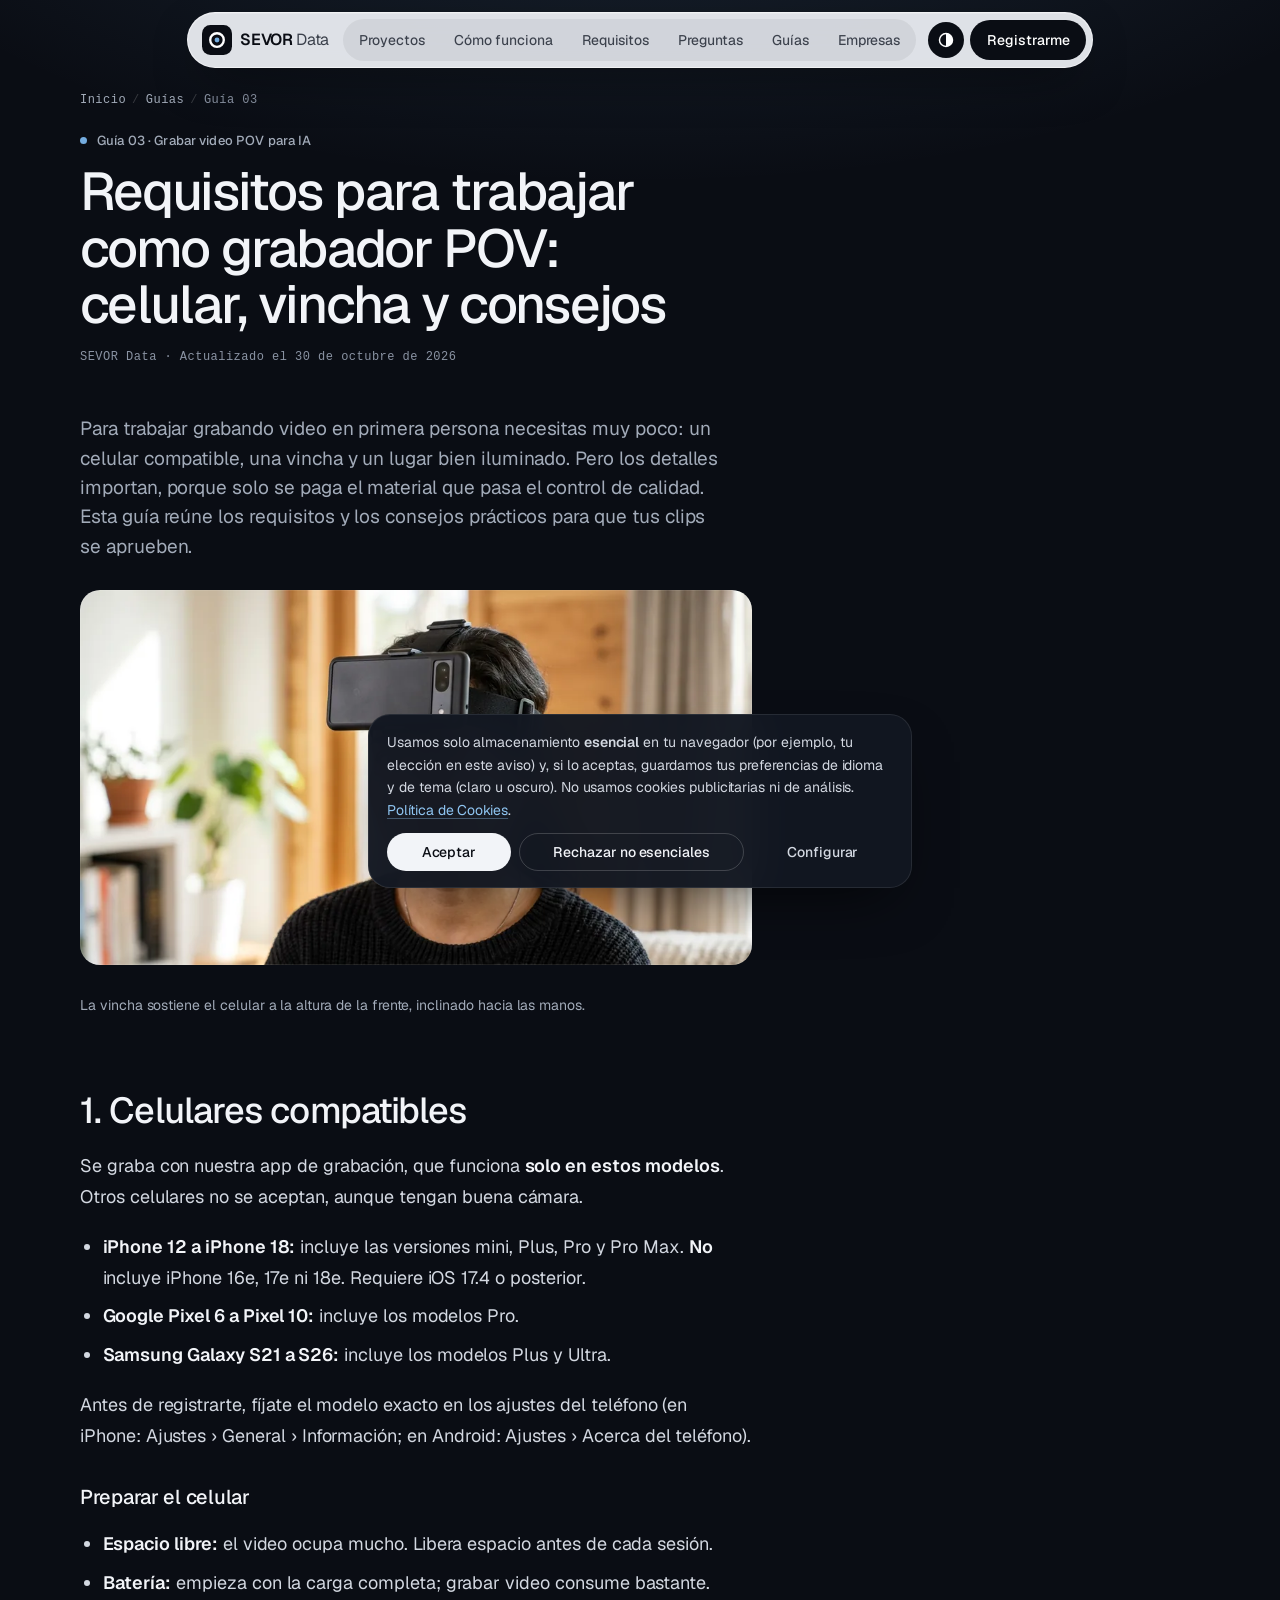
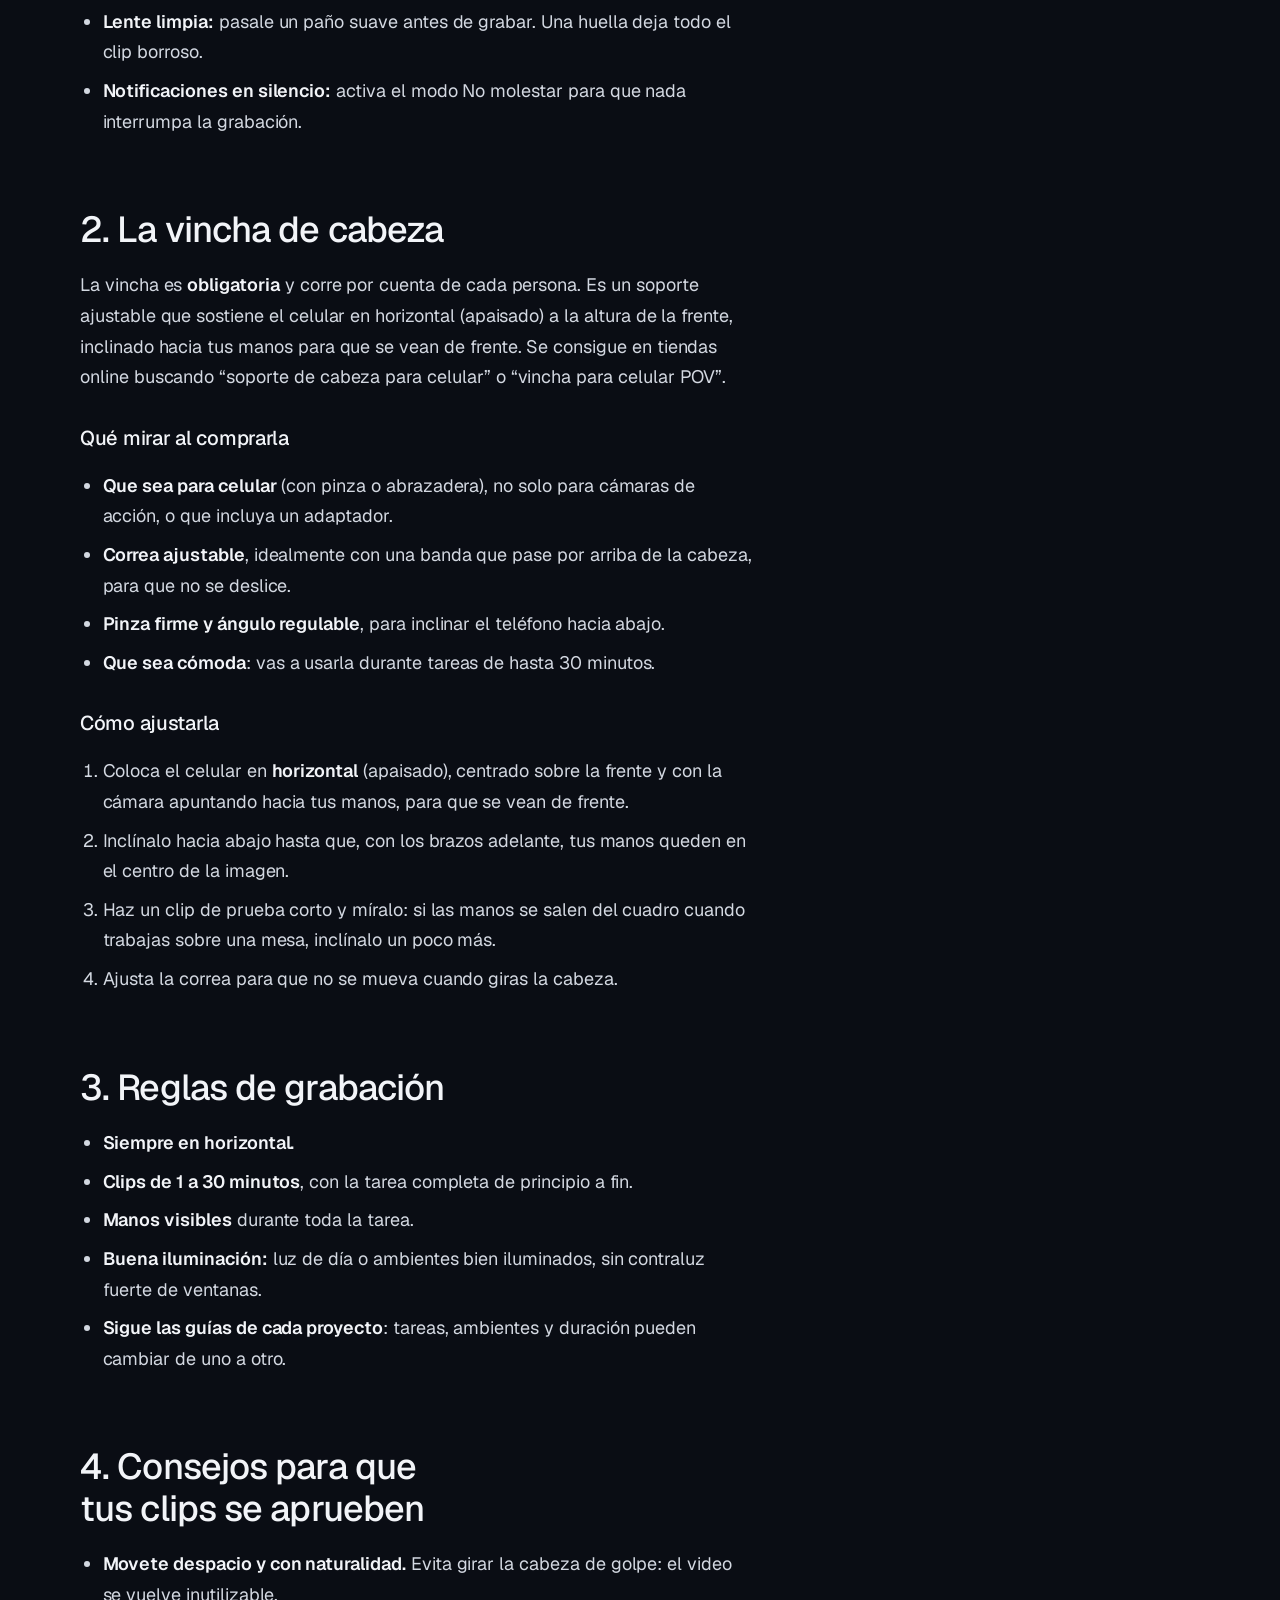
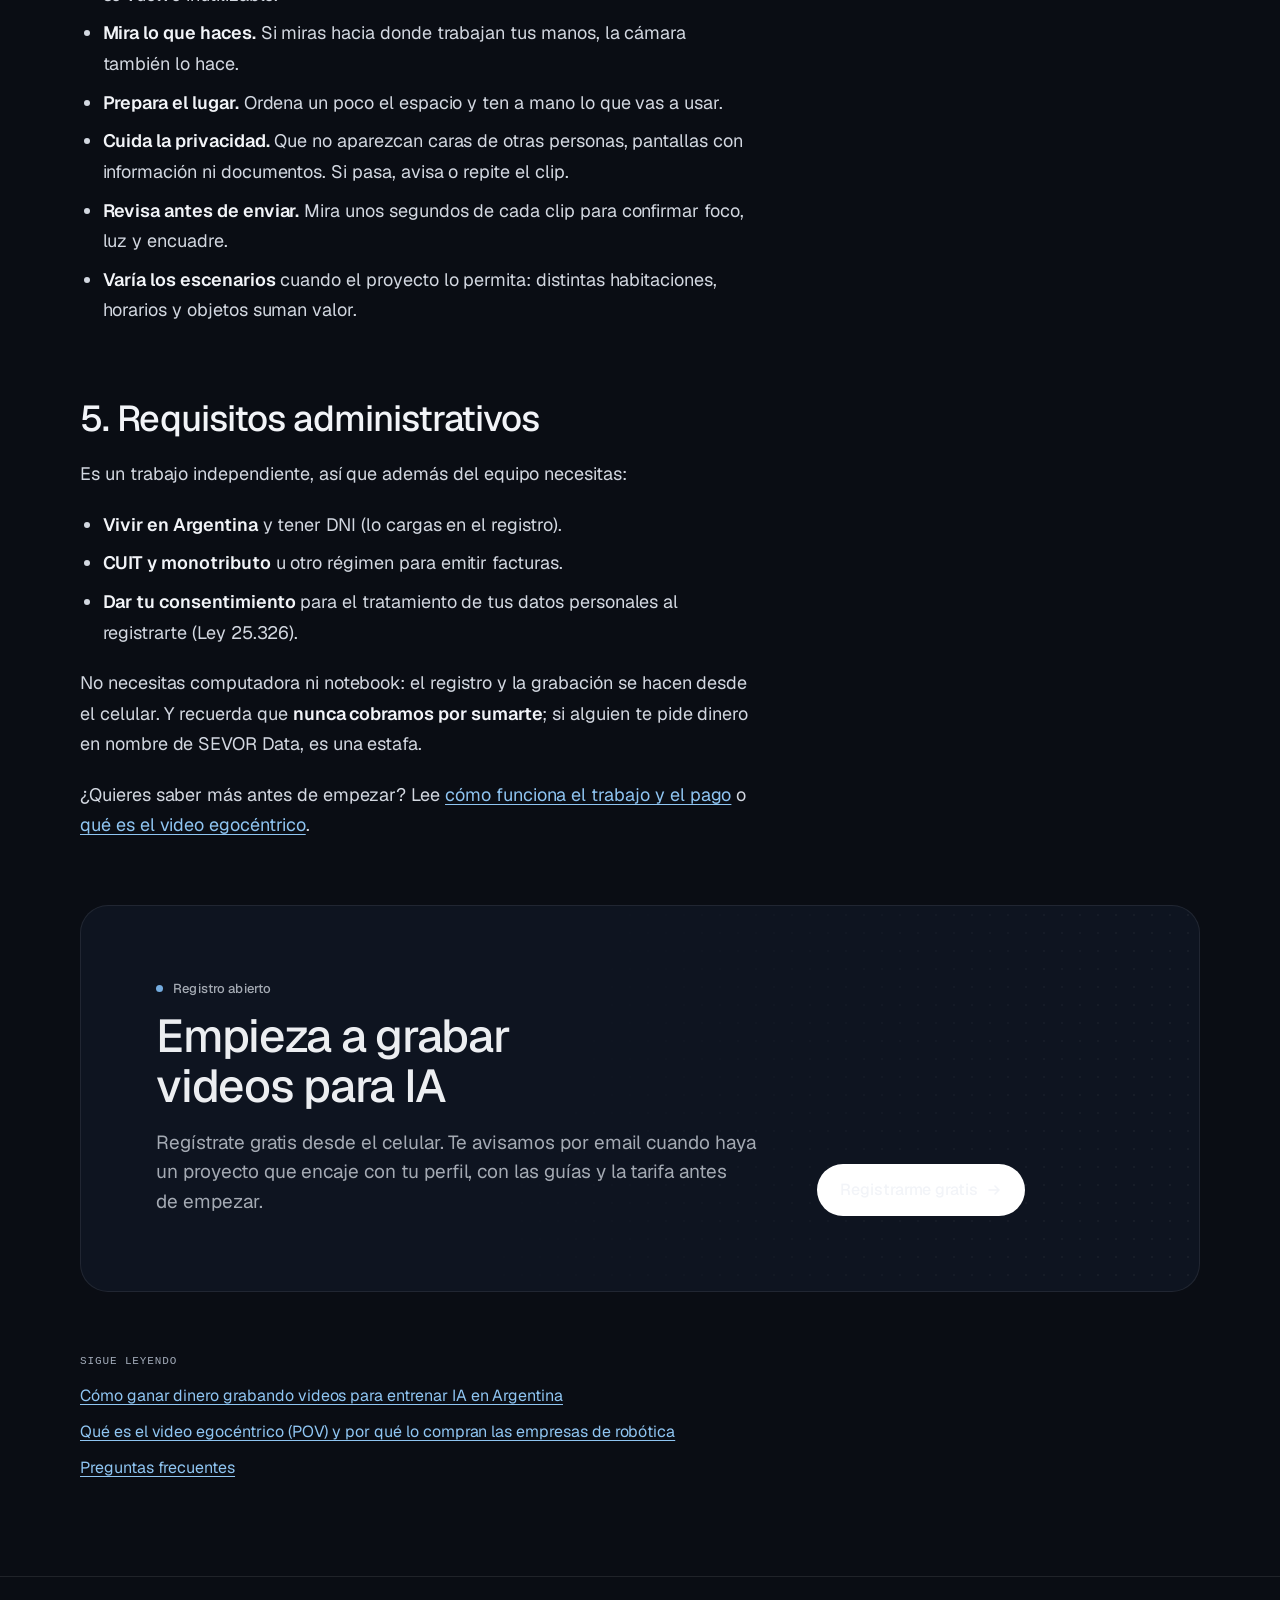
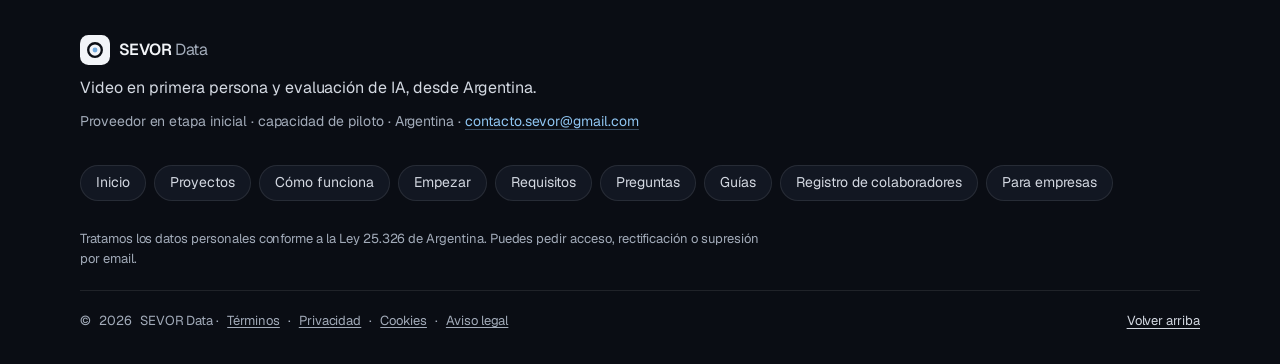
<file: guias/requisitos-grabador-pov-celular-vincha.html>
<!doctype html>
<html lang="es">
<head>
  <meta charset="utf-8">
  <meta name="viewport" content="width=device-width, initial-scale=1, viewport-fit=cover">
  <meta name="color-scheme" content="dark light">
  <title>Requisitos para grabador POV: celular compatible y vincha | SEVOR Data</title>
  <meta name="description" content="Requisitos para trabajar grabando video POV: celulares compatibles (iPhone, Pixel, Galaxy), cómo elegir y ajustar la vincha y consejos para que tus clips se aprueben.">
  <meta name="robots" content="index, follow">
  <meta name="theme-color" content="#0a0d14" media="(prefers-color-scheme: dark)">
  <meta name="theme-color" content="#0a0d14">
  <link rel="canonical" href="https://sevor-data.dev.ar/guias/requisitos-grabador-pov-celular-vincha.html">
  <link rel="icon" href="../favicon.svg" type="image/svg+xml">
  <link rel="apple-touch-icon" href="../assets/img/apple-touch-icon.png">

  <meta property="og:type" content="article">
  <meta property="og:site_name" content="SEVOR Data">
  <meta property="og:locale" content="es_AR">
  <meta property="og:title" content="Requisitos para trabajar como grabador POV: celular, vincha y consejos">
  <meta property="og:description" content="Requisitos para trabajar grabando video POV: celulares compatibles (iPhone, Pixel, Galaxy), cómo elegir y ajustar la vincha y consejos para que tus clips se aprueben.">
  <meta property="og:url" content="https://sevor-data.dev.ar/guias/requisitos-grabador-pov-celular-vincha.html">
  <meta property="og:image" content="https://sevor-data.dev.ar/assets/img/og-image.png">
  <meta property="og:image:width" content="1200">
  <meta property="og:image:height" content="630">
  <meta property="og:image:alt" content="SEVOR Data: video POV en primera persona para entrenar IA, desde Argentina">
  <meta name="twitter:card" content="summary_large_image">
  <meta name="twitter:title" content="Requisitos para trabajar como grabador POV: celular, vincha y consejos">
  <meta name="twitter:description" content="Requisitos para trabajar grabando video POV: celulares compatibles (iPhone, Pixel, Galaxy), cómo elegir y ajustar la vincha y consejos para que tus clips se aprueben.">
  <meta name="twitter:image" content="https://sevor-data.dev.ar/assets/img/og-image.png">
  <meta property="article:published_time" content="2026-10-30">
  <meta property="article:modified_time" content="2026-10-30">
  <script>(function(d){d.classList.add("js");var t=null;try{t=localStorage.getItem("sevor_theme")}catch(e){}d.setAttribute("data-theme",t==="light"?"light":"dark")})(document.documentElement);</script>
  <link rel="preload" as="font" type="font/woff2" href="../assets/fonts/geist-latin.woff2" crossorigin>
  <link rel="stylesheet" href="../assets/css/style.css?v=20261111">
  <link rel="stylesheet" href="../assets/css/sevor.css?v=20261111">
  <script type="application/ld+json">
{
  "@context": "https://schema.org",
  "@graph": [
    {
      "@type": "Organization",
      "@id": "https://sevor-data.dev.ar/#org",
      "name": "SEVOR Data",
      "url": "https://sevor-data.dev.ar/",
      "logo": "https://sevor-data.dev.ar/assets/img/logo-512.png",
      "email": "contacto.sevor@gmail.com",
      "description": "Equipo argentino que coordina colaboradores independientes para grabar video egocéntrico (POV) de tareas del hogar y al aire libre, usado para entrenar modelos de inteligencia artificial y robótica.",
      "areaServed": {
        "@type": "Country",
        "name": "Argentina"
      },
      "knowsLanguage": [
        "es",
        "en",
        "pt"
      ],
      "contactPoint": {
        "@type": "ContactPoint",
        "contactType": "customer support",
        "email": "contacto.sevor@gmail.com",
        "availableLanguage": [
          "Spanish",
          "English",
          "Portuguese"
        ]
      }
    },
    {
      "@type": "WebSite",
      "@id": "https://sevor-data.dev.ar/#website",
      "url": "https://sevor-data.dev.ar/",
      "name": "SEVOR Data",
      "inLanguage": "es",
      "publisher": {
        "@id": "https://sevor-data.dev.ar/#org"
      }
    },
    {
      "@type": "Article",
      "@id": "https://sevor-data.dev.ar/guias/requisitos-grabador-pov-celular-vincha.html#article",
      "headline": "Requisitos para trabajar como grabador POV: celular, vincha y consejos",
      "description": "Requisitos para trabajar grabando video POV: celulares compatibles (iPhone, Pixel, Galaxy), cómo elegir y ajustar la vincha y consejos para que tus clips se aprueben.",
      "inLanguage": "es",
      "datePublished": "2026-10-30",
      "dateModified": "2026-11-10",
      "mainEntityOfPage": "https://sevor-data.dev.ar/guias/requisitos-grabador-pov-celular-vincha.html",
      "url": "https://sevor-data.dev.ar/guias/requisitos-grabador-pov-celular-vincha.html",
      "image": "https://sevor-data.dev.ar/assets/img/photos/head-mount-1400.jpg",
      "author": {
        "@id": "https://sevor-data.dev.ar/#org"
      },
      "publisher": {
        "@id": "https://sevor-data.dev.ar/#org"
      }
    },
    {
      "@type": "BreadcrumbList",
      "itemListElement": [
        {
          "@type": "ListItem",
          "position": 1,
          "name": "Inicio",
          "item": "https://sevor-data.dev.ar/"
        },
        {
          "@type": "ListItem",
          "position": 2,
          "name": "Guías",
          "item": "https://sevor-data.dev.ar/guias/"
        },
        {
          "@type": "ListItem",
          "position": 3,
          "name": "Requisitos para trabajar como grabador POV: celular, vincha y consejos",
          "item": "https://sevor-data.dev.ar/guias/requisitos-grabador-pov-celular-vincha.html"
        }
      ]
    }
  ]
}
  </script>
  <script src="../assets/js/config.js?v=20261111" defer></script>
  <script src="../assets/js/main.js?v=20261111" defer></script>
</head>
<body id="top" data-root="../" data-page="guia">
  <a class="skip" href="#main">Saltar al contenido</a>

  <header class="sx-header" data-header>
    <div class="sx-bar">
      <a class="sx-brand" href="../" aria-label="SEVOR Data, inicio"><svg class="sx-mark" viewBox="0 0 32 32" aria-hidden="true"><rect width="32" height="32" rx="9" class="sx-mark__bg"/><circle cx="16" cy="16" r="7.25" fill="none" class="sx-mark__ring" stroke-width="2.5"/><circle cx="16" cy="16" r="2.6" fill="#74acdf"/></svg><span class="sx-brand__word">SEVOR <span>Data</span></span></a>
      <nav class="sx-nav" aria-label="Principal"><ul class="sx-nav__track"><li><a href="../#proyectos">Proyectos</a></li><li><a href="../#como-funciona">Cómo funciona</a></li><li><a href="../#requisitos">Requisitos</a></li><li><a href="../#preguntas">Preguntas</a></li><li><a href="../guias/">Guías</a></li><li><a href="../para-empresas.html">Empresas</a></li></ul></nav>
      <div class="sx-tools"><button class="sx-theme" type="button" data-theme-toggle aria-label="Cambiar a tema claro"><svg viewBox="0 0 20 20" aria-hidden="true"><circle cx="10" cy="10" r="7.25" fill="none" stroke="currentColor" stroke-width="1.6"/><path d="M10 2.75a7.25 7.25 0 0 1 0 14.5z" fill="currentColor"/></svg></button><a class="sx-cta" href="../registro.html">Registrarme</a><button class="menu-toggle sx-menu-btn" type="button" aria-expanded="false" aria-controls="mobile-menu" aria-label="Menú"><span></span></button></div>
    </div>
    <div class="mobile-menu sx-sheet" id="mobile-menu" hidden><nav aria-label="Móvil"><ul><li><a href="../#proyectos">Proyectos</a></li><li><a href="../#como-funciona">Cómo funciona</a></li><li><a href="../#requisitos">Requisitos</a></li><li><a href="../#preguntas">Preguntas</a></li><li><a href="../guias/">Guías</a></li><li><a href="../para-empresas.html">Empresas</a></li></ul></nav><div class="sx-sheet__cta"><a class="btn btn-primary" href="../registro.html">Registrarme</a></div></div>
  </header>

  <main id="main" class="article-page">
    <div class="container">
      <nav class="crumbs" aria-label="Ruta"><ol><li><a href="../">Inicio</a></li><li><a href="../guias/">Guías</a></li><li aria-current="page">Guía 03</li></ol></nav>
      <article>
        <header class="article-head">
          <p class="eyebrow">Guía 03 · Grabar video POV para IA</p>
          <h1>Requisitos para trabajar como grabador POV: celular, vincha y consejos</h1>
          <p class="meta">SEVOR Data · Actualizado el <time datetime="2026-10-30">30 de octubre de 2026</time></p>
        </header>
        <div class="prose">
<p class="lead">Para trabajar grabando video en primera persona necesitas muy poco: un celular compatible, una vincha y un lugar bien iluminado. Pero los detalles importan, porque solo se paga el material que pasa el control de calidad. Esta guía reúne los requisitos y los consejos prácticos para que tus clips se aprueben.</p>

<figure>
          <div class="media">
            <picture>
              <source type="image/webp" srcset="../assets/img/photos/head-mount-640.webp 640w, ../assets/img/photos/head-mount-960.webp 960w, ../assets/img/photos/head-mount-1400.webp 1376w" sizes="(min-width: 760px) 672px, 92vw">
              <img src="../assets/img/photos/head-mount-960.jpg" srcset="../assets/img/photos/head-mount-640.jpg 640w, ../assets/img/photos/head-mount-960.jpg 960w, ../assets/img/photos/head-mount-1400.jpg 1376w" sizes="(min-width: 760px) 672px, 92vw" width="1376" height="768" loading="lazy" decoding="async" alt="Persona con el celular montado en horizontal en una vincha de cabeza, listo para grabar video en primera persona">
            </picture>
          </div>
          <figcaption>La vincha sostiene el celular a la altura de la frente, inclinado hacia las manos.</figcaption>
        </figure>


<h2>1. Celulares compatibles</h2>
<p>Se graba con nuestra app de grabación, que funciona <strong>solo en estos modelos</strong>. Otros celulares no se aceptan, aunque tengan buena cámara.</p>
<ul>
  <li><strong>iPhone 12 a iPhone 18:</strong> incluye las versiones mini, Plus, Pro y Pro Max. <strong>No</strong> incluye iPhone 16e, 17e ni 18e. Requiere iOS 17.4 o posterior.</li>
  <li><strong>Google Pixel 6 a Pixel 10:</strong> incluye los modelos Pro.</li>
  <li><strong>Samsung Galaxy S21 a S26:</strong> incluye los modelos Plus y Ultra.</li>
</ul>
<p>Antes de registrarte, fíjate el modelo exacto en los ajustes del teléfono (en iPhone: Ajustes › General › Información; en Android: Ajustes › Acerca del teléfono).</p>

<h3>Preparar el celular</h3>
<ul>
  <li><strong>Espacio libre:</strong> el video ocupa mucho. Libera espacio antes de cada sesión.</li>
  <li><strong>Batería:</strong> empieza con la carga completa; grabar video consume bastante.</li>
  <li><strong>Lente limpia:</strong> pasale un paño suave antes de grabar. Una huella deja todo el clip borroso.</li>
  <li><strong>Notificaciones en silencio:</strong> activa el modo No molestar para que nada interrumpa la grabación.</li>
</ul>

<h2>2. La vincha de cabeza</h2>
<p>La vincha es <strong>obligatoria</strong> y corre por cuenta de cada persona. Es un soporte ajustable que sostiene el celular en horizontal (apaisado) a la altura de la frente, inclinado hacia tus manos para que se vean de frente. Se consigue en tiendas online buscando “soporte de cabeza para celular” o “vincha para celular POV”.</p>
<h3>Qué mirar al comprarla</h3>
<ul>
  <li><strong>Que sea para celular</strong> (con pinza o abrazadera), no solo para cámaras de acción, o que incluya un adaptador.</li>
  <li><strong>Correa ajustable</strong>, idealmente con una banda que pase por arriba de la cabeza, para que no se deslice.</li>
  <li><strong>Pinza firme y ángulo regulable</strong>, para inclinar el teléfono hacia abajo.</li>
  <li><strong>Que sea cómoda</strong>: vas a usarla durante tareas de hasta 30 minutos.</li>
</ul>
<h3>Cómo ajustarla</h3>
<ol>
  <li>Coloca el celular en <strong>horizontal</strong> (apaisado), centrado sobre la frente y con la cámara apuntando hacia tus manos, para que se vean de frente.</li>
  <li>Inclínalo hacia abajo hasta que, con los brazos adelante, tus manos queden en el centro de la imagen.</li>
  <li>Haz un clip de prueba corto y míralo: si las manos se salen del cuadro cuando trabajas sobre una mesa, inclínalo un poco más.</li>
  <li>Ajusta la correa para que no se mueva cuando giras la cabeza.</li>
</ol>

<h2>3. Reglas de grabación</h2>
<ul>
  <li><strong>Siempre en horizontal.</strong></li>
  <li><strong>Clips de 1 a 30 minutos</strong>, con la tarea completa de principio a fin.</li>
  <li><strong>Manos visibles</strong> durante toda la tarea.</li>
  <li><strong>Buena iluminación:</strong> luz de día o ambientes bien iluminados, sin contraluz fuerte de ventanas.</li>
  <li><strong>Sigue las guías de cada proyecto</strong>: tareas, ambientes y duración pueden cambiar de uno a otro.</li>
</ul>

<h2>4. Consejos para que tus clips se aprueben</h2>
<ul>
  <li><strong>Movete despacio y con naturalidad.</strong> Evita girar la cabeza de golpe: el video se vuelve inutilizable.</li>
  <li><strong>Mira lo que haces.</strong> Si miras hacia donde trabajan tus manos, la cámara también lo hace.</li>
  <li><strong>Prepara el lugar.</strong> Ordena un poco el espacio y ten a mano lo que vas a usar.</li>
  <li><strong>Cuida la privacidad.</strong> Que no aparezcan caras de otras personas, pantallas con información ni documentos. Si pasa, avisa o repite el clip.</li>
  <li><strong>Revisa antes de enviar.</strong> Mira unos segundos de cada clip para confirmar foco, luz y encuadre.</li>
  <li><strong>Varía los escenarios</strong> cuando el proyecto lo permita: distintas habitaciones, horarios y objetos suman valor.</li>
</ul>

<h2>5. Requisitos administrativos</h2>
<p>Es un trabajo independiente, así que además del equipo necesitas:</p>
<ul>
  <li><strong>Vivir en Argentina</strong> y tener DNI (lo cargas en el registro).</li>
  <li><strong>CUIT y monotributo</strong> u otro régimen para emitir facturas.</li>
  <li><strong>Dar tu consentimiento</strong> para el tratamiento de tus datos personales al registrarte (Ley 25.326).</li>
</ul>
<p>No necesitas computadora ni notebook: el registro y la grabación se hacen desde el celular. Y recuerda que <strong>nunca cobramos por sumarte</strong>; si alguien te pide dinero en nombre de SEVOR Data, es una estafa.</p>

<p>¿Quieres saber más antes de empezar? Lee <a href="../guias/ganar-dinero-grabando-videos-para-ia.html">cómo funciona el trabajo y el pago</a> o <a href="../guias/que-es-el-video-egocentrico-pov.html">qué es el video egocéntrico</a>.</p>

        </div>
        <div class="article-cta">
          <div class="cta-band">
            <div class="grid-12">
              <div class="cta-copy">
                <p class="eyebrow" style="color:var(--night-muted)">Registro abierto</p>
                <h2>Empieza a grabar videos para IA</h2>
                <p class="lead" style="color:var(--night-muted)">Regístrate gratis desde el celular. Te avisamos por email cuando haya un proyecto que encaje con tu perfil, con las guías y la tarifa antes de empezar.</p>
              </div>
              <div class="cta-side on-night">
                <div class="cta-row">
                  <a class="btn btn-primary btn-lg" href="../registro.html">Registrarme gratis<svg class="arrow" viewBox="0 0 16 16" fill="none" stroke="currentColor" stroke-width="1.6" stroke-linecap="round" stroke-linejoin="round" aria-hidden="true"><path d="M3 8h10M9 4l4 4-4 4"/></svg></a>
                </div>
              </div>
            </div>
          </div>
        </div>
        <aside class="related" aria-labelledby="rel-title">
          <h2 id="rel-title">Sigue leyendo</h2>
          <ul>
            <li><a href="../guias/ganar-dinero-grabando-videos-para-ia.html">Cómo ganar dinero grabando videos para entrenar IA en Argentina</a></li>
            <li><a href="../guias/que-es-el-video-egocentrico-pov.html">Qué es el video egocéntrico (POV) y por qué lo compran las empresas de robótica</a></li>
            <li><a href="../#preguntas">Preguntas frecuentes</a></li>
          </ul>
        </aside>
      </article>
    </div>
  </main>

  <footer class="sx-footer">
    <div class="container">
      <div class="sx-footer__top">
        <div class="sx-footer__brand">
          <a class="sx-brand" href="../" aria-label="SEVOR Data, inicio"><svg class="sx-mark" viewBox="0 0 32 32" aria-hidden="true"><rect width="32" height="32" rx="9" class="sx-mark__bg"/><circle cx="16" cy="16" r="7.25" fill="none" class="sx-mark__ring" stroke-width="2.5"/><circle cx="16" cy="16" r="2.6" fill="#74acdf"/></svg><span class="sx-brand__word">SEVOR <span>Data</span></span></a>
          <p class="sx-footer__tag">Video en primera persona y evaluación de IA, desde Argentina.</p>
          <p class="sx-footer__line"><span>Proveedor en etapa inicial · capacidad de piloto</span> · <span>Argentina</span> · <a class="link" href="mailto:contacto.sevor@gmail.com" data-email-text>contacto.sevor@gmail.com</a></p>
        </div>
        <div class="sx-footer__social" data-social-wrap hidden>
          <p class="sx-footer__label">Síguenos</p>
          <div class="social" data-social aria-label="Redes sociales"></div>
        </div>
      </div>
      <nav class="sx-footer__nav" aria-labelledby="f-explore">
        <h2 id="f-explore" class="visually-hidden">Explorar</h2>
        <ul class="sx-pills"><li><a href="../">Inicio</a></li><li><a href="../#proyectos">Proyectos</a></li><li><a href="../#como-funciona">Cómo funciona</a></li><li><a href="../#empezar">Empezar</a></li><li><a href="../#requisitos">Requisitos</a></li><li><a href="../#preguntas">Preguntas</a></li><li><a href="../guias/">Guías</a></li><li><a href="../registro.html">Registro de colaboradores</a></li><li><a href="../para-empresas.html">Para empresas</a></li></ul>
      </nav>
      <p class="sx-footer__legal">Tratamos los datos personales conforme a la Ley 25.326 de Argentina. Puedes pedir acceso, rectificación o supresión por email.</p>
      <div class="sx-footer__bottom">
        <span class="legal-links">© <span id="year">2026</span> SEVOR Data · <a href="../legal/terminos.html">Términos</a> · <a href="../legal/privacidad.html">Privacidad</a> · <a href="../legal/cookies.html">Cookies</a> · <a href="../legal/aviso-legal.html">Aviso legal</a></span>
        <a class="to-top" href="#top">Volver arriba</a>
      </div>
    </div>
  </footer>
</body>
</html>
</file>
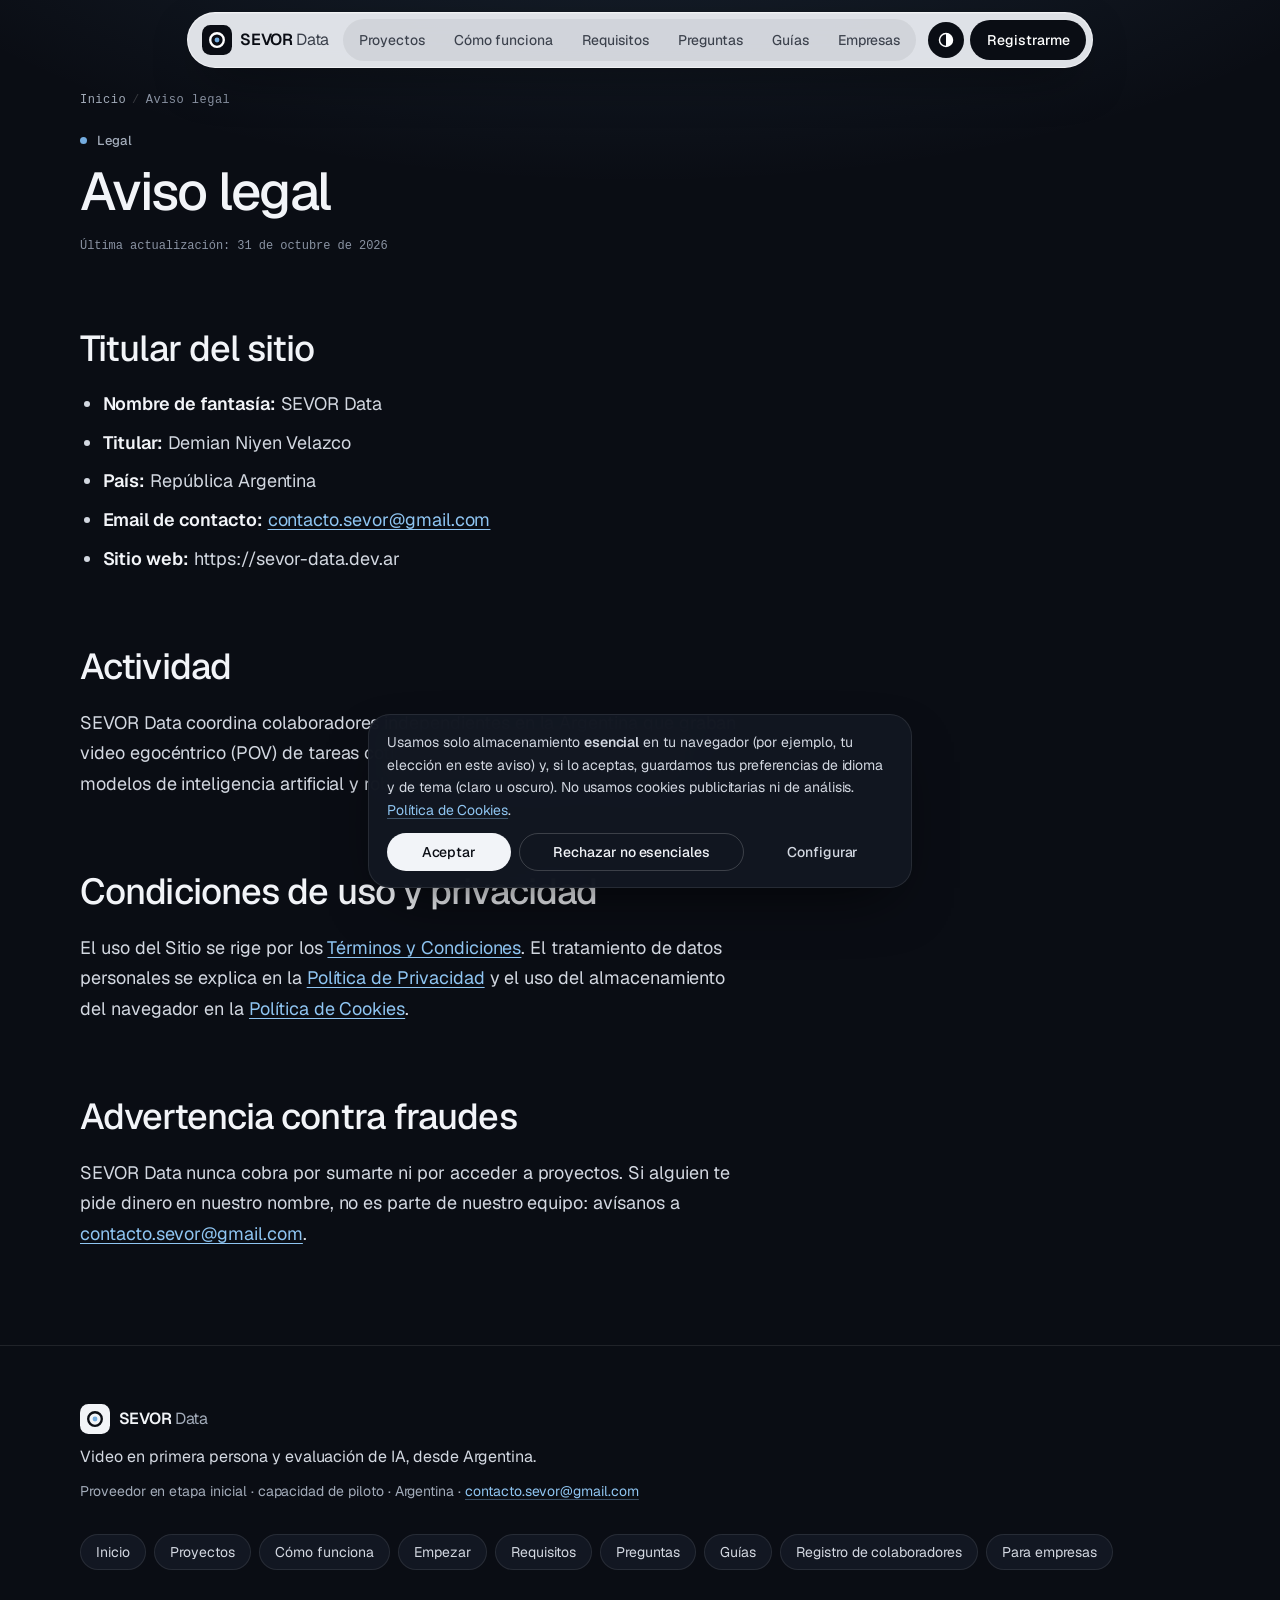
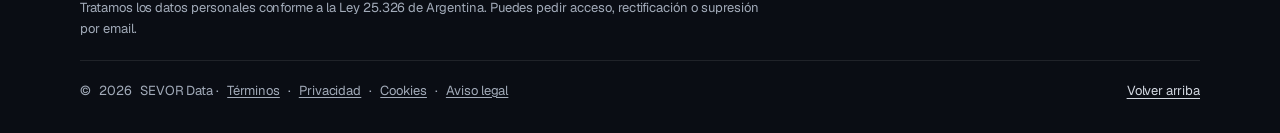
<file: legal/aviso-legal.html>
<!doctype html>
<html lang="es">
<head>
  <meta charset="utf-8">
  <meta name="viewport" content="width=device-width, initial-scale=1, viewport-fit=cover">
  <meta name="color-scheme" content="dark light">
  <title>Aviso legal e información del titular | SEVOR Data</title>
  <meta name="description" content="Información del titular del sitio sevor-data.dev.ar: SEVOR Data es el nombre de fantasía de Demian Niyen Velazco, Argentina.">
  <meta name="robots" content="index, follow">
  <meta name="theme-color" content="#0a0d14" media="(prefers-color-scheme: dark)">
  <meta name="theme-color" content="#0a0d14">
  <link rel="canonical" href="https://sevor-data.dev.ar/legal/aviso-legal.html">
  <link rel="icon" href="../favicon.svg" type="image/svg+xml">
  <link rel="apple-touch-icon" href="../assets/img/apple-touch-icon.png">

  <meta property="og:type" content="website">
  <meta property="og:site_name" content="SEVOR Data">
  <meta property="og:locale" content="es_AR">
  <meta property="og:title" content="Aviso legal e información del titular | SEVOR Data">
  <meta property="og:description" content="Información del titular del sitio sevor-data.dev.ar: SEVOR Data es el nombre de fantasía de Demian Niyen Velazco, Argentina.">
  <meta property="og:url" content="https://sevor-data.dev.ar/legal/aviso-legal.html">
  <meta property="og:image" content="https://sevor-data.dev.ar/assets/img/og-image.png">
  <meta property="og:image:width" content="1200">
  <meta property="og:image:height" content="630">
  <meta property="og:image:alt" content="SEVOR Data: video POV en primera persona para entrenar IA, desde Argentina">
  <meta name="twitter:card" content="summary_large_image">
  <meta name="twitter:title" content="Aviso legal e información del titular | SEVOR Data">
  <meta name="twitter:description" content="Información del titular del sitio sevor-data.dev.ar: SEVOR Data es el nombre de fantasía de Demian Niyen Velazco, Argentina.">
  <meta name="twitter:image" content="https://sevor-data.dev.ar/assets/img/og-image.png">

  <script>(function(d){d.classList.add("js");var t=null;try{t=localStorage.getItem("sevor_theme")}catch(e){}d.setAttribute("data-theme",t==="light"?"light":"dark")})(document.documentElement);</script>
  <link rel="preload" as="font" type="font/woff2" href="../assets/fonts/geist-latin.woff2" crossorigin>
  <link rel="stylesheet" href="../assets/css/style.css?v=20261111">
  <link rel="stylesheet" href="../assets/css/sevor.css?v=20261111">
  <script type="application/ld+json">
{"@context":"https://schema.org","@graph":[{"@type":"WebPage","@id":"https://sevor-data.dev.ar/legal/aviso-legal.html#webpage","url":"https://sevor-data.dev.ar/legal/aviso-legal.html","name":"Aviso legal e información del titular | SEVOR Data","description":"Información del titular del sitio sevor-data.dev.ar: SEVOR Data es el nombre de fantasía de Demian Niyen Velazco, Argentina.","inLanguage":"es","isPartOf":{"@id":"https://sevor-data.dev.ar/#website"},"publisher":{"@id":"https://sevor-data.dev.ar/#org"},"dateModified":"2026-10-31"},{"@type":"BreadcrumbList","itemListElement":[{"@type":"ListItem","position":1,"name":"Inicio","item":"https://sevor-data.dev.ar/"},{"@type":"ListItem","position":2,"name":"Aviso legal","item":"https://sevor-data.dev.ar/legal/aviso-legal.html"}]}]}
  </script>
  <script src="../assets/js/config.js?v=20261111" defer></script>
  <script src="../assets/js/main.js?v=20261111" defer></script>
</head>
<body id="top" data-root="../" data-page="legal">
  <a class="skip" href="#main">Saltar al contenido</a>

  <header class="sx-header" data-header>
    <div class="sx-bar">
      <a class="sx-brand" href="../" aria-label="SEVOR Data, inicio"><svg class="sx-mark" viewBox="0 0 32 32" aria-hidden="true"><rect width="32" height="32" rx="9" class="sx-mark__bg"/><circle cx="16" cy="16" r="7.25" fill="none" class="sx-mark__ring" stroke-width="2.5"/><circle cx="16" cy="16" r="2.6" fill="#74acdf"/></svg><span class="sx-brand__word">SEVOR <span>Data</span></span></a>
      <nav class="sx-nav" aria-label="Principal"><ul class="sx-nav__track"><li><a href="../#proyectos">Proyectos</a></li><li><a href="../#como-funciona">Cómo funciona</a></li><li><a href="../#requisitos">Requisitos</a></li><li><a href="../#preguntas">Preguntas</a></li><li><a href="../guias/">Guías</a></li><li><a href="../para-empresas.html">Empresas</a></li></ul></nav>
      <div class="sx-tools"><button class="sx-theme" type="button" data-theme-toggle aria-label="Cambiar a tema claro"><svg viewBox="0 0 20 20" aria-hidden="true"><circle cx="10" cy="10" r="7.25" fill="none" stroke="currentColor" stroke-width="1.6"/><path d="M10 2.75a7.25 7.25 0 0 1 0 14.5z" fill="currentColor"/></svg></button><a class="sx-cta" href="../registro.html">Registrarme</a><button class="menu-toggle sx-menu-btn" type="button" aria-expanded="false" aria-controls="mobile-menu" aria-label="Menú"><span></span></button></div>
    </div>
    <div class="mobile-menu sx-sheet" id="mobile-menu" hidden><nav aria-label="Móvil"><ul><li><a href="../#proyectos">Proyectos</a></li><li><a href="../#como-funciona">Cómo funciona</a></li><li><a href="../#requisitos">Requisitos</a></li><li><a href="../#preguntas">Preguntas</a></li><li><a href="../guias/">Guías</a></li><li><a href="../para-empresas.html">Empresas</a></li></ul></nav><div class="sx-sheet__cta"><a class="btn btn-primary" href="../registro.html">Registrarme</a></div></div>
  </header>


  <main id="main" class="article-page">
    <div class="container">
      <nav class="crumbs" aria-label="Ruta"><ol><li><a href="../">Inicio</a></li><li aria-current="page">Aviso legal</li></ol></nav>
      <header class="article-head">
        <p class="eyebrow">Legal</p>
        <h1>Aviso legal</h1>
        <p class="legal-updated">Última actualización: 31 de octubre de 2026</p>
      </header>
      <article class="prose" lang="es">
<h2>Titular del sitio</h2>
<ul>
<li><strong>Nombre de fantasía:</strong> SEVOR Data</li>
<li><strong>Titular:</strong> Demian Niyen Velazco</li>
<li><strong>País:</strong> República Argentina</li>
<li><strong>Email de contacto:</strong> <a href="mailto:contacto.sevor@gmail.com">contacto.sevor@gmail.com</a></li>
<li><strong>Sitio web:</strong> https://sevor-data.dev.ar</li>
</ul>
<h2>Actividad</h2>
<p>SEVOR Data coordina colaboradores independientes en la Argentina que graban video egocéntrico (POV) de tareas cotidianas, para empresas que entrenan modelos de inteligencia artificial y robótica. Es un proveedor en etapa inicial.</p>
<h2>Condiciones de uso y privacidad</h2>
<p>El uso del Sitio se rige por los <a href="../legal/terminos.html">Términos y Condiciones</a>. El tratamiento de datos personales se explica en la <a href="../legal/privacidad.html">Política de Privacidad</a> y el uso del almacenamiento del navegador en la <a href="../legal/cookies.html">Política de Cookies</a>.</p>
<h2>Advertencia contra fraudes</h2>
<p>SEVOR Data nunca cobra por sumarte ni por acceder a proyectos. Si alguien te pide dinero en nuestro nombre, no es parte de nuestro equipo: avísanos a <a href="mailto:contacto.sevor@gmail.com">contacto.sevor@gmail.com</a>.</p>
      </article>
    </div>
  </main>


  <footer class="sx-footer">
    <div class="container">
      <div class="sx-footer__top">
        <div class="sx-footer__brand">
          <a class="sx-brand" href="../" aria-label="SEVOR Data, inicio"><svg class="sx-mark" viewBox="0 0 32 32" aria-hidden="true"><rect width="32" height="32" rx="9" class="sx-mark__bg"/><circle cx="16" cy="16" r="7.25" fill="none" class="sx-mark__ring" stroke-width="2.5"/><circle cx="16" cy="16" r="2.6" fill="#74acdf"/></svg><span class="sx-brand__word">SEVOR <span>Data</span></span></a>
          <p class="sx-footer__tag">Video en primera persona y evaluación de IA, desde Argentina.</p>
          <p class="sx-footer__line"><span>Proveedor en etapa inicial · capacidad de piloto</span> · <span>Argentina</span> · <a class="link" href="mailto:contacto.sevor@gmail.com" data-email-text>contacto.sevor@gmail.com</a></p>
        </div>
        <div class="sx-footer__social" data-social-wrap hidden>
          <p class="sx-footer__label">Síguenos</p>
          <div class="social" data-social aria-label="Redes sociales"></div>
        </div>
      </div>
      <nav class="sx-footer__nav" aria-labelledby="f-explore">
        <h2 id="f-explore" class="visually-hidden">Explorar</h2>
        <ul class="sx-pills"><li><a href="../">Inicio</a></li><li><a href="../#proyectos">Proyectos</a></li><li><a href="../#como-funciona">Cómo funciona</a></li><li><a href="../#empezar">Empezar</a></li><li><a href="../#requisitos">Requisitos</a></li><li><a href="../#preguntas">Preguntas</a></li><li><a href="../guias/">Guías</a></li><li><a href="../registro.html">Registro de colaboradores</a></li><li><a href="../para-empresas.html">Para empresas</a></li></ul>
      </nav>
      <p class="sx-footer__legal">Tratamos los datos personales conforme a la Ley 25.326 de Argentina. Puedes pedir acceso, rectificación o supresión por email.</p>
      <div class="sx-footer__bottom">
        <span class="legal-links">© <span id="year">2026</span> SEVOR Data · <a href="../legal/terminos.html">Términos</a> · <a href="../legal/privacidad.html">Privacidad</a> · <a href="../legal/cookies.html">Cookies</a> · <a href="../legal/aviso-legal.html">Aviso legal</a></span>
        <a class="to-top" href="#top">Volver arriba</a>
      </div>
    </div>
  </footer>
</body>
</html>
</file>
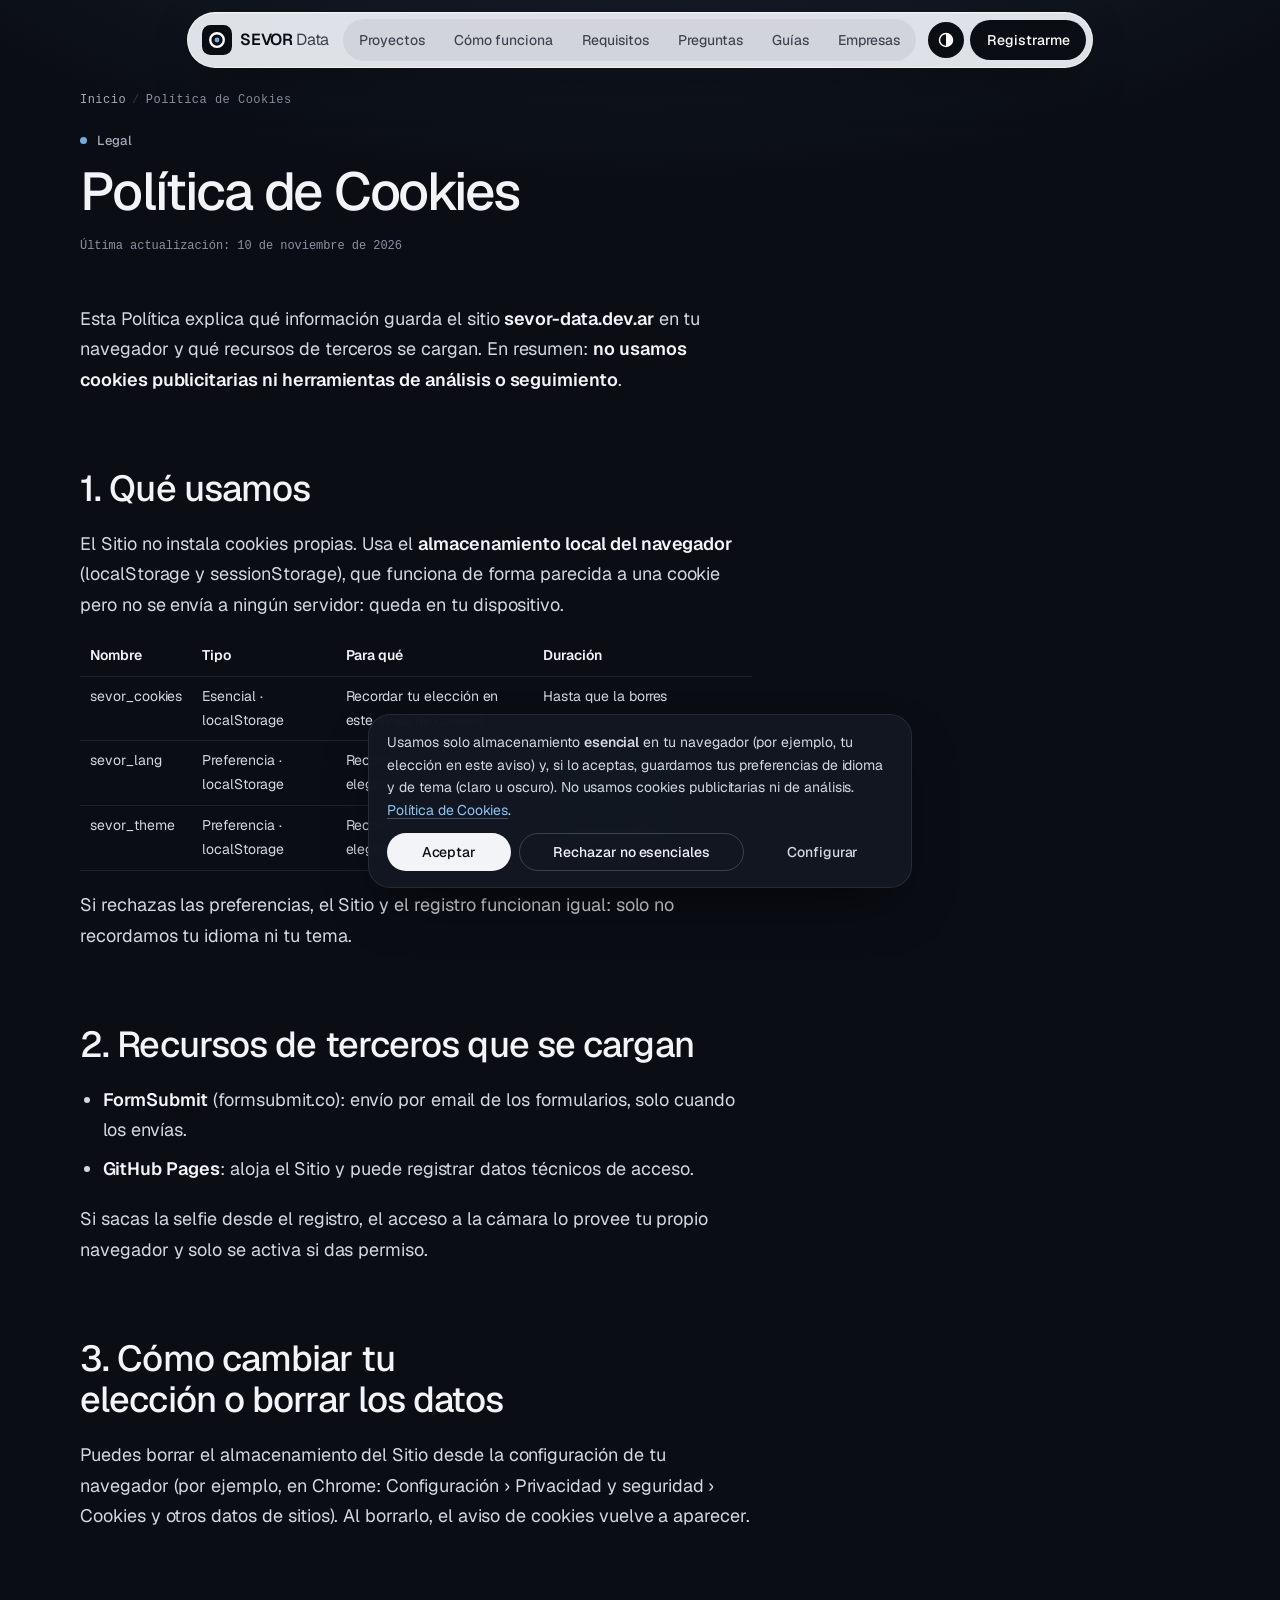
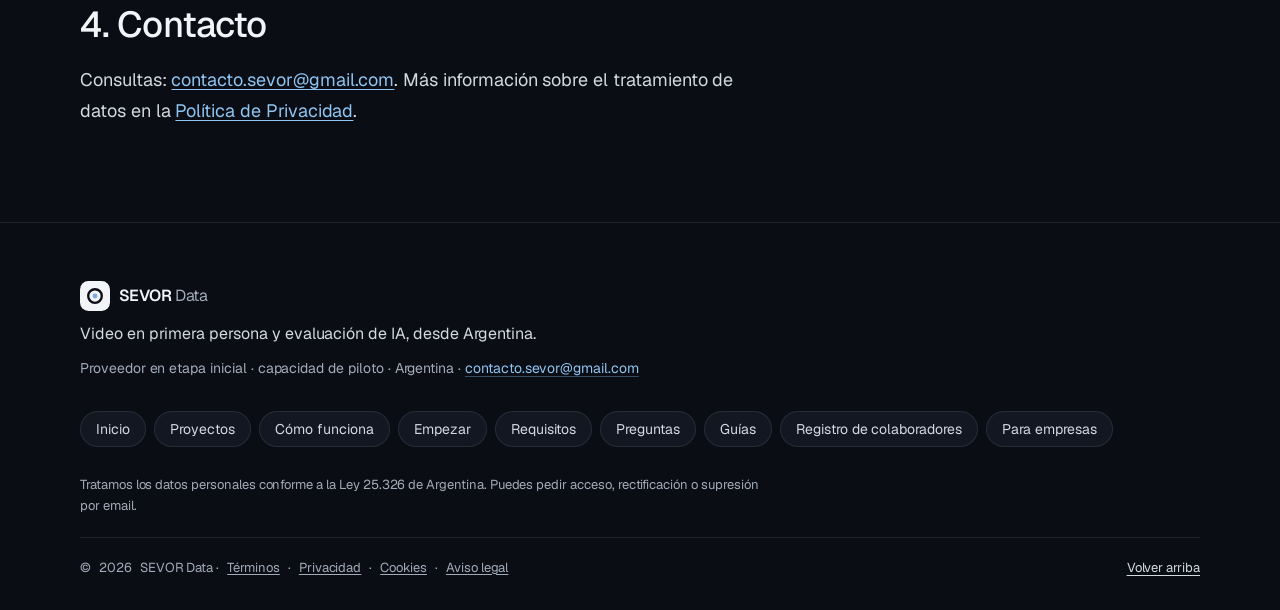
<file: legal/cookies.html>
<!doctype html>
<html lang="es">
<head>
  <meta charset="utf-8">
  <meta name="viewport" content="width=device-width, initial-scale=1, viewport-fit=cover">
  <meta name="color-scheme" content="dark light">
  <title>Política de Cookies | SEVOR Data</title>
  <meta name="description" content="Qué almacenamiento usa el sitio de SEVOR Data en tu navegador (localStorage y sessionStorage) y qué recursos de terceros se cargan. Sin cookies publicitarias ni de análisis.">
  <meta name="robots" content="index, follow">
  <meta name="theme-color" content="#0a0d14" media="(prefers-color-scheme: dark)">
  <meta name="theme-color" content="#0a0d14">
  <link rel="canonical" href="https://sevor-data.dev.ar/legal/cookies.html">
  <link rel="icon" href="../favicon.svg" type="image/svg+xml">
  <link rel="apple-touch-icon" href="../assets/img/apple-touch-icon.png">

  <meta property="og:type" content="website">
  <meta property="og:site_name" content="SEVOR Data">
  <meta property="og:locale" content="es_AR">
  <meta property="og:title" content="Política de Cookies | SEVOR Data">
  <meta property="og:description" content="Qué almacenamiento usa el sitio de SEVOR Data en tu navegador (localStorage y sessionStorage) y qué recursos de terceros se cargan. Sin cookies publicitarias ni de análisis.">
  <meta property="og:url" content="https://sevor-data.dev.ar/legal/cookies.html">
  <meta property="og:image" content="https://sevor-data.dev.ar/assets/img/og-image.png">
  <meta property="og:image:width" content="1200">
  <meta property="og:image:height" content="630">
  <meta property="og:image:alt" content="SEVOR Data: video POV en primera persona para entrenar IA, desde Argentina">
  <meta name="twitter:card" content="summary_large_image">
  <meta name="twitter:title" content="Política de Cookies | SEVOR Data">
  <meta name="twitter:description" content="Qué almacenamiento usa el sitio de SEVOR Data en tu navegador (localStorage y sessionStorage) y qué recursos de terceros se cargan. Sin cookies publicitarias ni de análisis.">
  <meta name="twitter:image" content="https://sevor-data.dev.ar/assets/img/og-image.png">

  <script>(function(d){d.classList.add("js");var t=null;try{t=localStorage.getItem("sevor_theme")}catch(e){}d.setAttribute("data-theme",t==="light"?"light":"dark")})(document.documentElement);</script>
  <link rel="preload" as="font" type="font/woff2" href="../assets/fonts/geist-latin.woff2" crossorigin>
  <link rel="stylesheet" href="../assets/css/style.css?v=20261111">
  <link rel="stylesheet" href="../assets/css/sevor.css?v=20261111">
  <script type="application/ld+json">
{"@context":"https://schema.org","@graph":[{"@type":"WebPage","@id":"https://sevor-data.dev.ar/legal/cookies.html#webpage","url":"https://sevor-data.dev.ar/legal/cookies.html","name":"Política de Cookies | SEVOR Data","description":"Qué almacenamiento usa el sitio de SEVOR Data en tu navegador (localStorage y sessionStorage) y qué recursos de terceros se cargan. Sin cookies publicitarias ni de análisis.","inLanguage":"es","isPartOf":{"@id":"https://sevor-data.dev.ar/#website"},"publisher":{"@id":"https://sevor-data.dev.ar/#org"},"dateModified":"2026-11-10"},{"@type":"BreadcrumbList","itemListElement":[{"@type":"ListItem","position":1,"name":"Inicio","item":"https://sevor-data.dev.ar/"},{"@type":"ListItem","position":2,"name":"Política de Cookies","item":"https://sevor-data.dev.ar/legal/cookies.html"}]}]}
  </script>
  <script src="../assets/js/config.js?v=20261111" defer></script>
  <script src="../assets/js/main.js?v=20261111" defer></script>
</head>
<body id="top" data-root="../" data-page="legal">
  <a class="skip" href="#main">Saltar al contenido</a>

  <header class="sx-header" data-header>
    <div class="sx-bar">
      <a class="sx-brand" href="../" aria-label="SEVOR Data, inicio"><svg class="sx-mark" viewBox="0 0 32 32" aria-hidden="true"><rect width="32" height="32" rx="9" class="sx-mark__bg"/><circle cx="16" cy="16" r="7.25" fill="none" class="sx-mark__ring" stroke-width="2.5"/><circle cx="16" cy="16" r="2.6" fill="#74acdf"/></svg><span class="sx-brand__word">SEVOR <span>Data</span></span></a>
      <nav class="sx-nav" aria-label="Principal"><ul class="sx-nav__track"><li><a href="../#proyectos">Proyectos</a></li><li><a href="../#como-funciona">Cómo funciona</a></li><li><a href="../#requisitos">Requisitos</a></li><li><a href="../#preguntas">Preguntas</a></li><li><a href="../guias/">Guías</a></li><li><a href="../para-empresas.html">Empresas</a></li></ul></nav>
      <div class="sx-tools"><button class="sx-theme" type="button" data-theme-toggle aria-label="Cambiar a tema claro"><svg viewBox="0 0 20 20" aria-hidden="true"><circle cx="10" cy="10" r="7.25" fill="none" stroke="currentColor" stroke-width="1.6"/><path d="M10 2.75a7.25 7.25 0 0 1 0 14.5z" fill="currentColor"/></svg></button><a class="sx-cta" href="../registro.html">Registrarme</a><button class="menu-toggle sx-menu-btn" type="button" aria-expanded="false" aria-controls="mobile-menu" aria-label="Menú"><span></span></button></div>
    </div>
    <div class="mobile-menu sx-sheet" id="mobile-menu" hidden><nav aria-label="Móvil"><ul><li><a href="../#proyectos">Proyectos</a></li><li><a href="../#como-funciona">Cómo funciona</a></li><li><a href="../#requisitos">Requisitos</a></li><li><a href="../#preguntas">Preguntas</a></li><li><a href="../guias/">Guías</a></li><li><a href="../para-empresas.html">Empresas</a></li></ul></nav><div class="sx-sheet__cta"><a class="btn btn-primary" href="../registro.html">Registrarme</a></div></div>
  </header>


  <main id="main" class="article-page">
    <div class="container">
      <nav class="crumbs" aria-label="Ruta"><ol><li><a href="../">Inicio</a></li><li aria-current="page">Política de Cookies</li></ol></nav>
      <header class="article-head">
        <p class="eyebrow">Legal</p>
        <h1>Política de Cookies</h1>
        <p class="legal-updated">Última actualización: 10 de noviembre de 2026</p>
      </header>
      <article class="prose" lang="es">
<p>Esta Política explica qué información guarda el sitio <strong>sevor-data.dev.ar</strong> en tu navegador y qué recursos de terceros se cargan. En resumen: <strong>no usamos cookies publicitarias ni herramientas de análisis o seguimiento</strong>.</p>
<h2>1. Qué usamos</h2>
<p>El Sitio no instala cookies propias. Usa el <strong>almacenamiento local del navegador</strong> (localStorage y sessionStorage), que funciona de forma parecida a una cookie pero no se envía a ningún servidor: queda en tu dispositivo.</p>
<table>
<thead><tr><th>Nombre</th><th>Tipo</th><th>Para qué</th><th>Duración</th></tr></thead>
<tbody>
<tr><td>sevor_cookies</td><td>Esencial · localStorage</td><td>Recordar tu elección en este aviso de cookies.</td><td>Hasta que la borres</td></tr>
<tr><td>sevor_lang</td><td>Preferencia · localStorage</td><td>Recordar el idioma que elegiste.</td><td>Hasta que la borres (solo si aceptas preferencias)</td></tr>
<tr><td>sevor_theme</td><td>Preferencia · localStorage</td><td>Recordar el tema que elegiste (claro u oscuro).</td><td>Hasta que la borres (solo si aceptas preferencias)</td></tr>
</tbody></table>
<p>Si rechazas las preferencias, el Sitio y el registro funcionan igual: solo no recordamos tu idioma ni tu tema.</p>
<h2>2. Recursos de terceros que se cargan</h2>
<ul>
<li><strong>FormSubmit</strong> (formsubmit.co): envío por email de los formularios, solo cuando los envías.</li>
<li><strong>GitHub Pages</strong>: aloja el Sitio y puede registrar datos técnicos de acceso.</li>
</ul>
<p>Si sacas la selfie desde el registro, el acceso a la cámara lo provee tu propio navegador y solo se activa si das permiso.</p>
<h2>3. Cómo cambiar tu elección o borrar los datos</h2>
<p>Puedes borrar el almacenamiento del Sitio desde la configuración de tu navegador (por ejemplo, en Chrome: Configuración › Privacidad y seguridad › Cookies y otros datos de sitios). Al borrarlo, el aviso de cookies vuelve a aparecer.</p>
<h2>4. Contacto</h2>
<p>Consultas: <a href="mailto:contacto.sevor@gmail.com">contacto.sevor@gmail.com</a>. Más información sobre el tratamiento de datos en la <a href="../legal/privacidad.html">Política de Privacidad</a>.</p>
      </article>
    </div>
  </main>


  <footer class="sx-footer">
    <div class="container">
      <div class="sx-footer__top">
        <div class="sx-footer__brand">
          <a class="sx-brand" href="../" aria-label="SEVOR Data, inicio"><svg class="sx-mark" viewBox="0 0 32 32" aria-hidden="true"><rect width="32" height="32" rx="9" class="sx-mark__bg"/><circle cx="16" cy="16" r="7.25" fill="none" class="sx-mark__ring" stroke-width="2.5"/><circle cx="16" cy="16" r="2.6" fill="#74acdf"/></svg><span class="sx-brand__word">SEVOR <span>Data</span></span></a>
          <p class="sx-footer__tag">Video en primera persona y evaluación de IA, desde Argentina.</p>
          <p class="sx-footer__line"><span>Proveedor en etapa inicial · capacidad de piloto</span> · <span>Argentina</span> · <a class="link" href="mailto:contacto.sevor@gmail.com" data-email-text>contacto.sevor@gmail.com</a></p>
        </div>
        <div class="sx-footer__social" data-social-wrap hidden>
          <p class="sx-footer__label">Síguenos</p>
          <div class="social" data-social aria-label="Redes sociales"></div>
        </div>
      </div>
      <nav class="sx-footer__nav" aria-labelledby="f-explore">
        <h2 id="f-explore" class="visually-hidden">Explorar</h2>
        <ul class="sx-pills"><li><a href="../">Inicio</a></li><li><a href="../#proyectos">Proyectos</a></li><li><a href="../#como-funciona">Cómo funciona</a></li><li><a href="../#empezar">Empezar</a></li><li><a href="../#requisitos">Requisitos</a></li><li><a href="../#preguntas">Preguntas</a></li><li><a href="../guias/">Guías</a></li><li><a href="../registro.html">Registro de colaboradores</a></li><li><a href="../para-empresas.html">Para empresas</a></li></ul>
      </nav>
      <p class="sx-footer__legal">Tratamos los datos personales conforme a la Ley 25.326 de Argentina. Puedes pedir acceso, rectificación o supresión por email.</p>
      <div class="sx-footer__bottom">
        <span class="legal-links">© <span id="year">2026</span> SEVOR Data · <a href="../legal/terminos.html">Términos</a> · <a href="../legal/privacidad.html">Privacidad</a> · <a href="../legal/cookies.html">Cookies</a> · <a href="../legal/aviso-legal.html">Aviso legal</a></span>
        <a class="to-top" href="#top">Volver arriba</a>
      </div>
    </div>
  </footer>
</body>
</html>
</file>
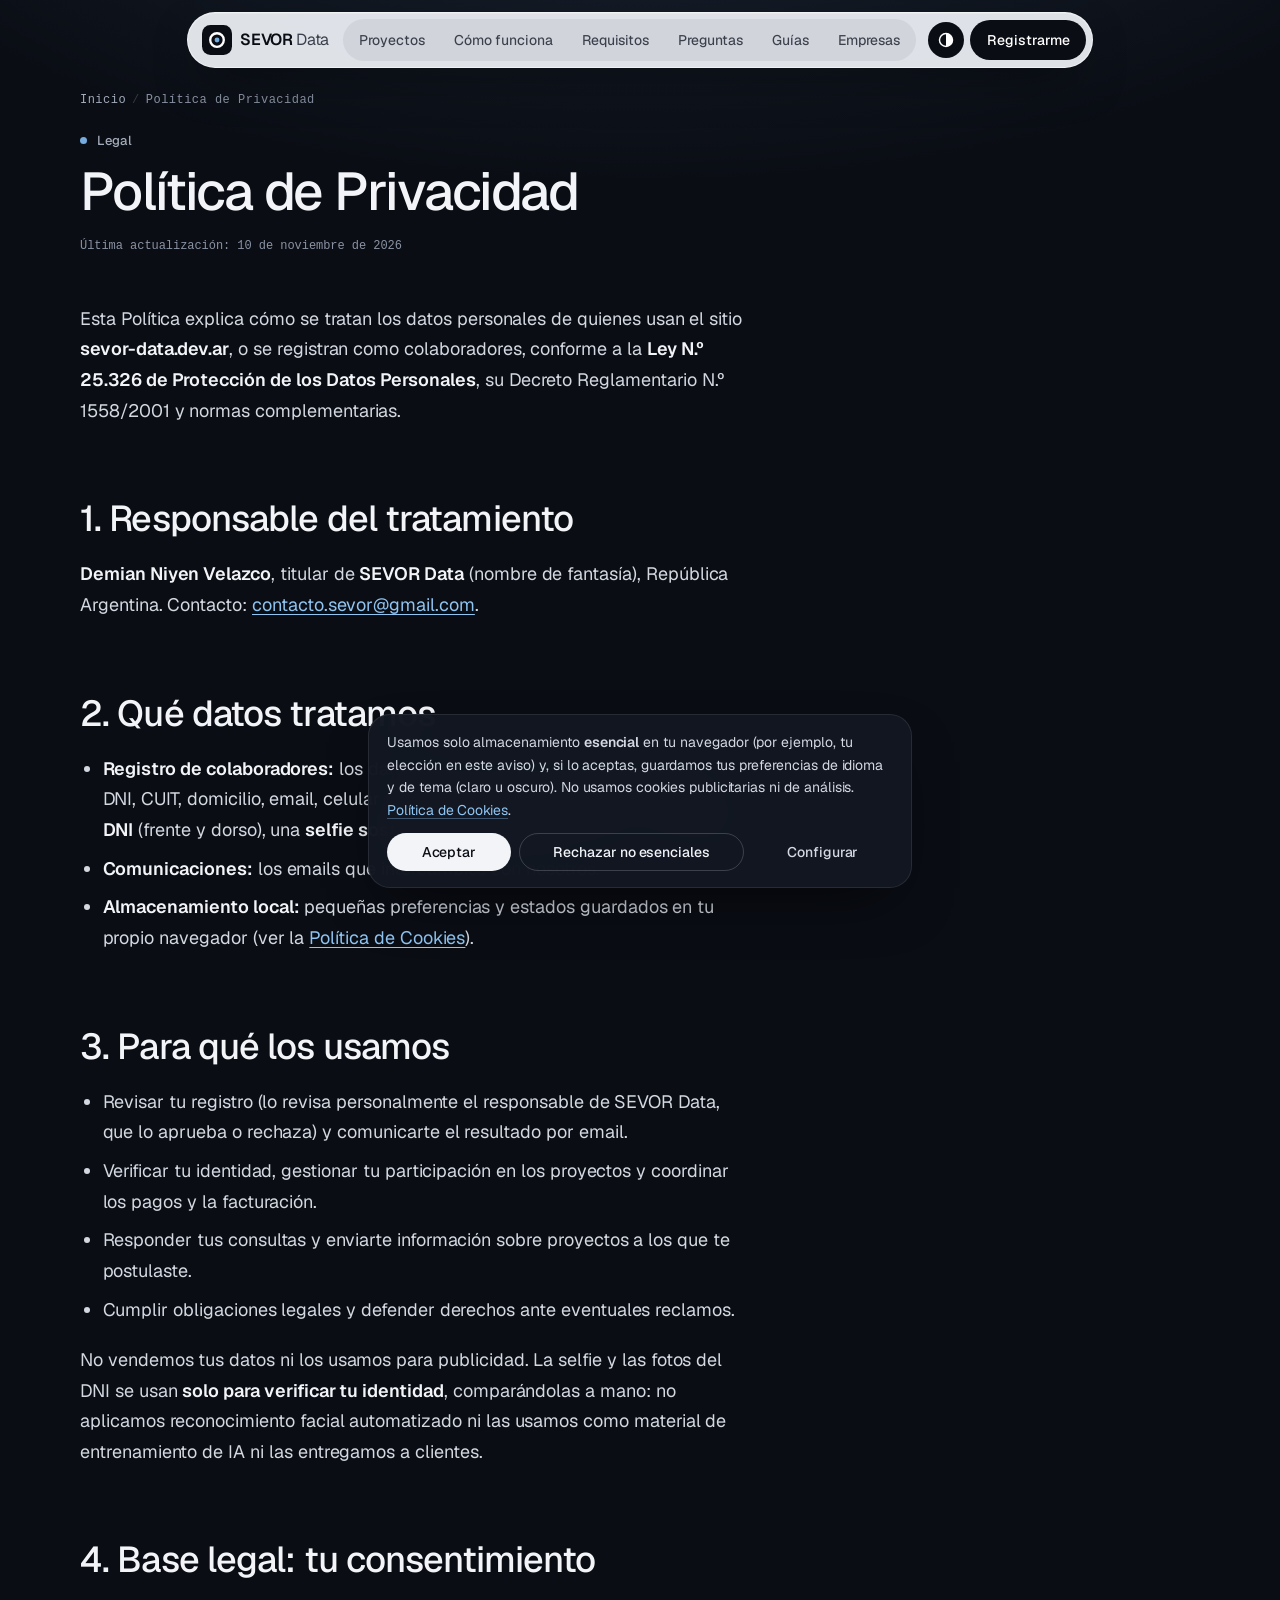
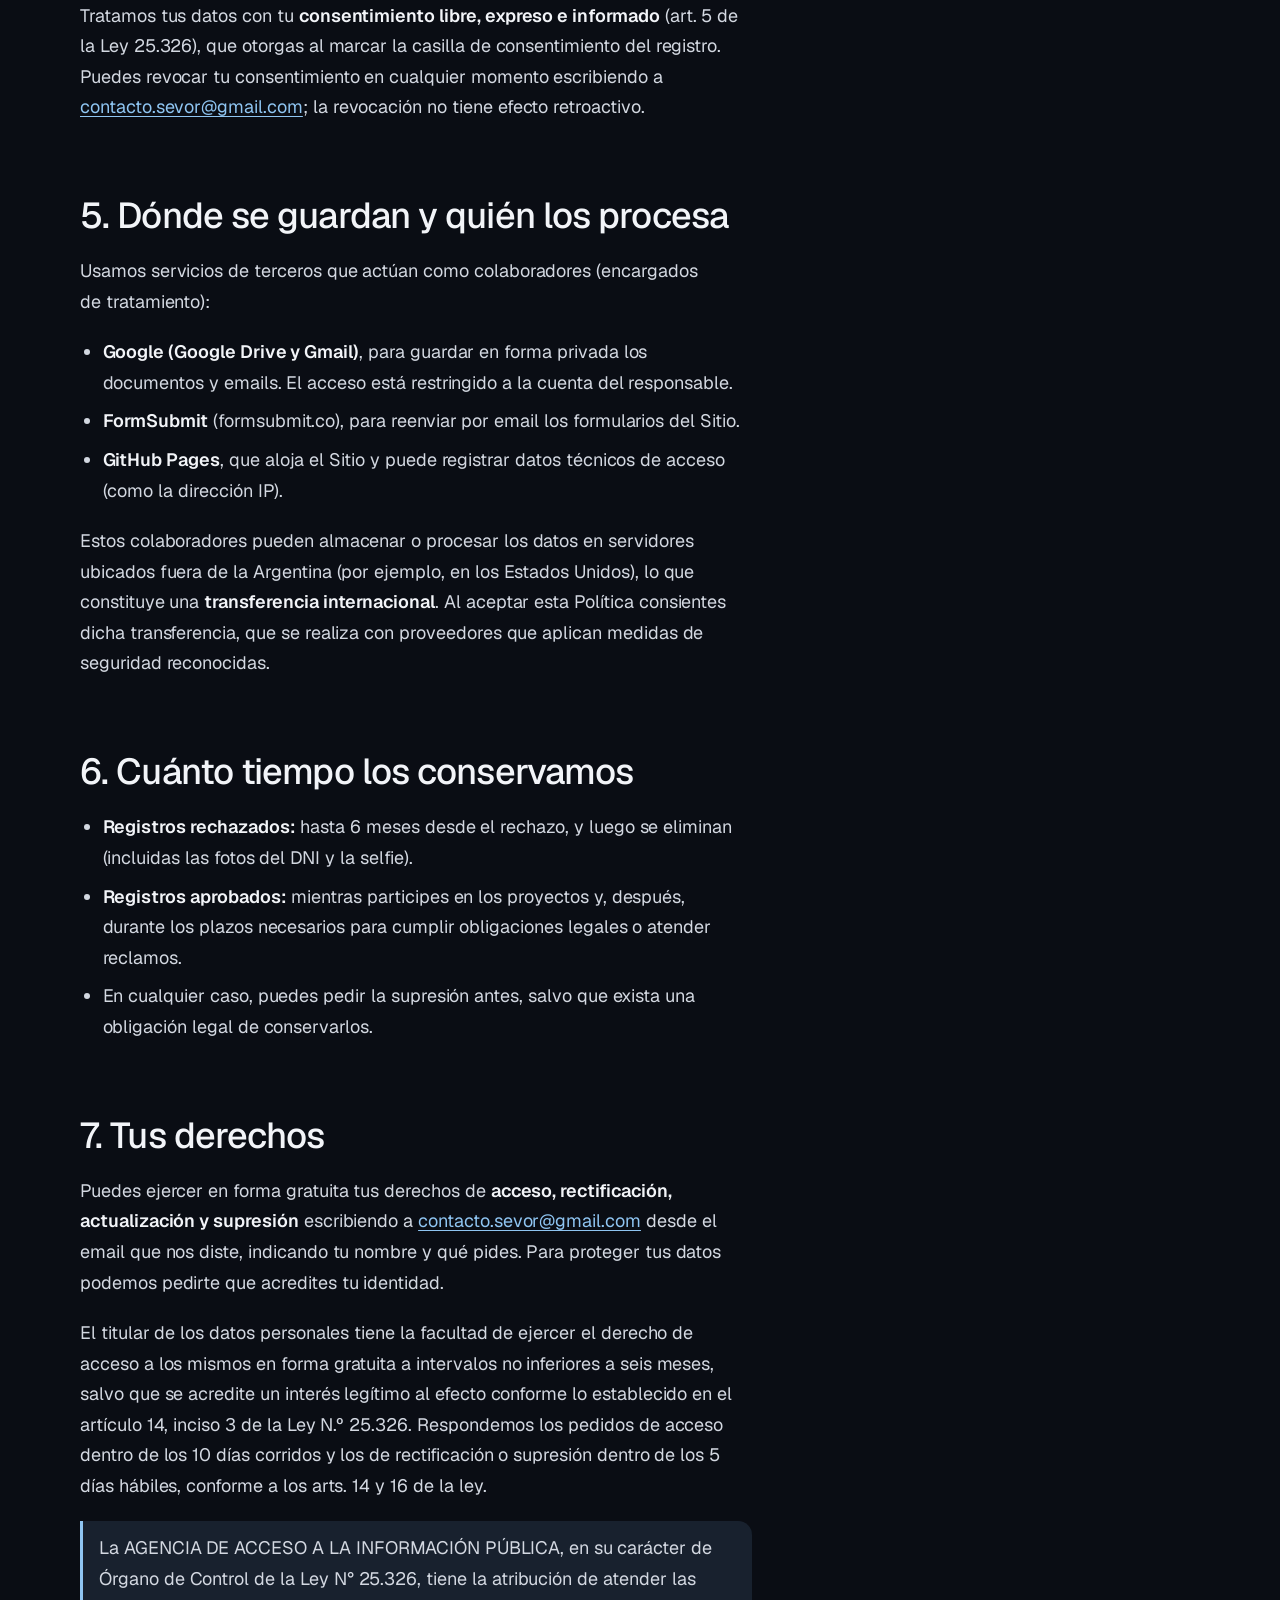
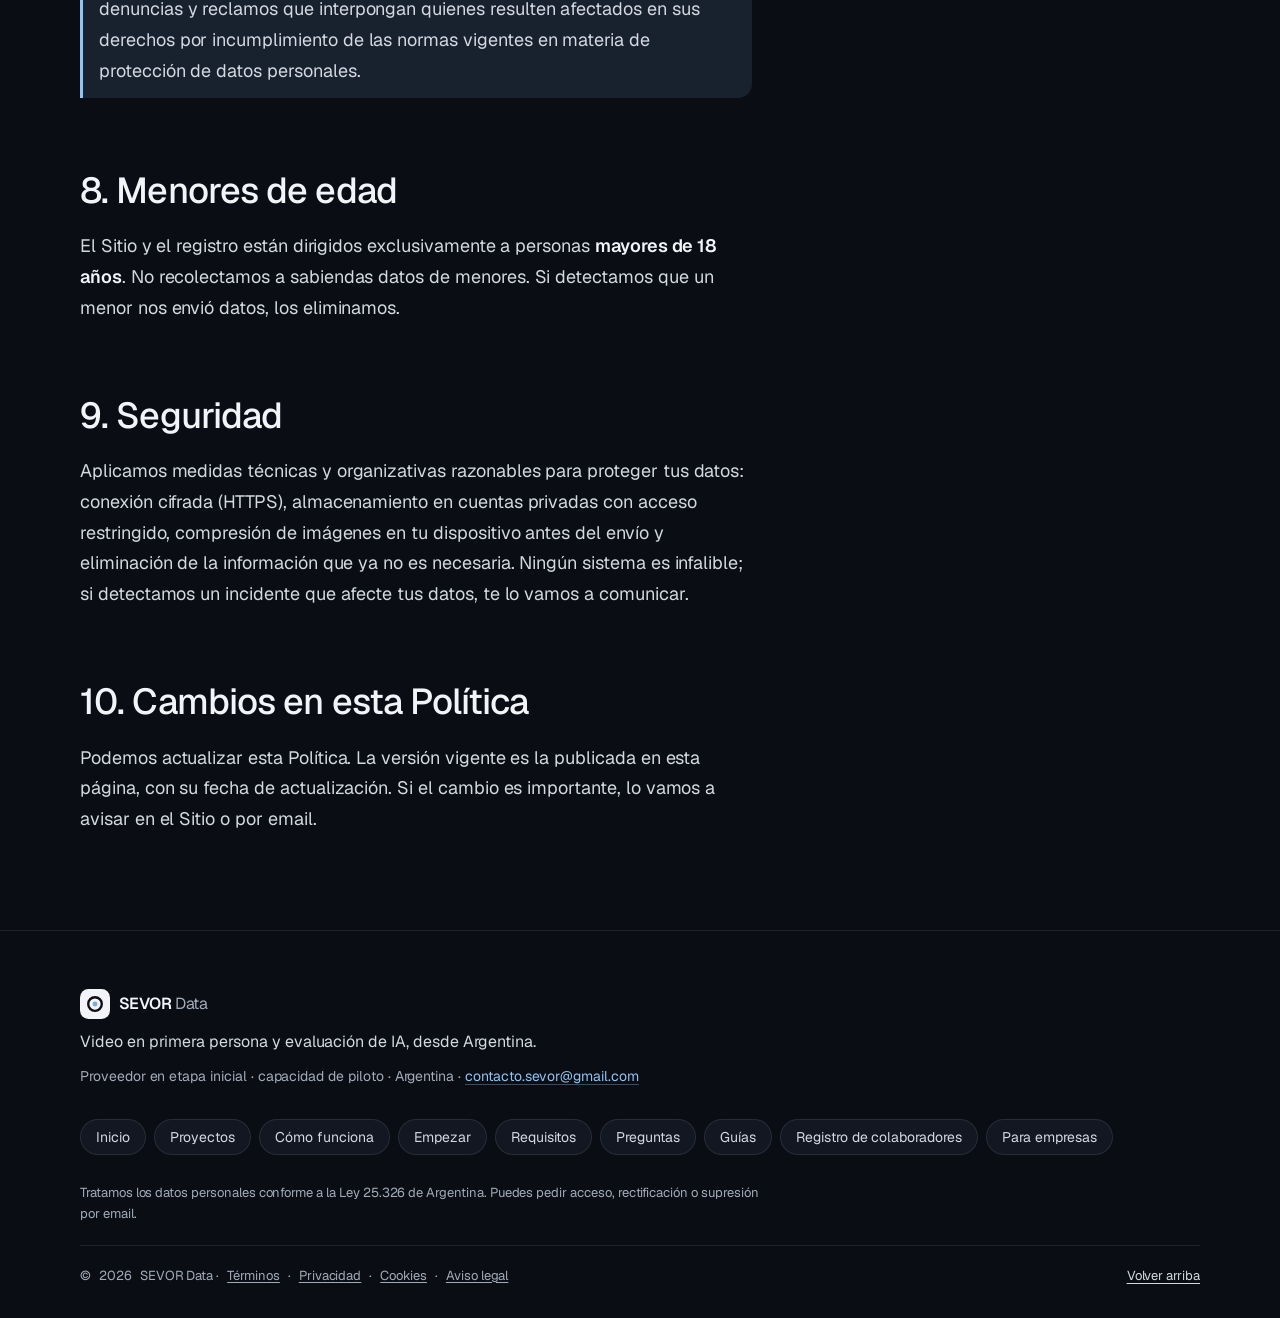
<file: legal/privacidad.html>
<!doctype html>
<html lang="es">
<head>
  <meta charset="utf-8">
  <meta name="viewport" content="width=device-width, initial-scale=1, viewport-fit=cover">
  <meta name="color-scheme" content="dark light">
  <title>Política de Privacidad | SEVOR Data</title>
  <meta name="description" content="Cómo trata SEVOR Data tus datos personales, conforme a la Ley N.º 25.326: registro, DNI, selfie de verificación y tus derechos de acceso, rectificación y supresión.">
  <meta name="robots" content="index, follow">
  <meta name="theme-color" content="#0a0d14" media="(prefers-color-scheme: dark)">
  <meta name="theme-color" content="#0a0d14">
  <link rel="canonical" href="https://sevor-data.dev.ar/legal/privacidad.html">
  <link rel="icon" href="../favicon.svg" type="image/svg+xml">
  <link rel="apple-touch-icon" href="../assets/img/apple-touch-icon.png">

  <meta property="og:type" content="website">
  <meta property="og:site_name" content="SEVOR Data">
  <meta property="og:locale" content="es_AR">
  <meta property="og:title" content="Política de Privacidad | SEVOR Data">
  <meta property="og:description" content="Cómo trata SEVOR Data tus datos personales, conforme a la Ley N.º 25.326: registro, DNI, selfie de verificación y tus derechos de acceso, rectificación y supresión.">
  <meta property="og:url" content="https://sevor-data.dev.ar/legal/privacidad.html">
  <meta property="og:image" content="https://sevor-data.dev.ar/assets/img/og-image.png">
  <meta property="og:image:width" content="1200">
  <meta property="og:image:height" content="630">
  <meta property="og:image:alt" content="SEVOR Data: video POV en primera persona para entrenar IA, desde Argentina">
  <meta name="twitter:card" content="summary_large_image">
  <meta name="twitter:title" content="Política de Privacidad | SEVOR Data">
  <meta name="twitter:description" content="Cómo trata SEVOR Data tus datos personales, conforme a la Ley N.º 25.326: registro, DNI, selfie de verificación y tus derechos de acceso, rectificación y supresión.">
  <meta name="twitter:image" content="https://sevor-data.dev.ar/assets/img/og-image.png">

  <script>(function(d){d.classList.add("js");var t=null;try{t=localStorage.getItem("sevor_theme")}catch(e){}d.setAttribute("data-theme",t==="light"?"light":"dark")})(document.documentElement);</script>
  <link rel="preload" as="font" type="font/woff2" href="../assets/fonts/geist-latin.woff2" crossorigin>
  <link rel="stylesheet" href="../assets/css/style.css?v=20261111">
  <link rel="stylesheet" href="../assets/css/sevor.css?v=20261111">
  <script type="application/ld+json">
{"@context":"https://schema.org","@graph":[{"@type":"WebPage","@id":"https://sevor-data.dev.ar/legal/privacidad.html#webpage","url":"https://sevor-data.dev.ar/legal/privacidad.html","name":"Política de Privacidad | SEVOR Data","description":"Cómo trata SEVOR Data tus datos personales, conforme a la Ley N.º 25.326: registro, DNI, selfie de verificación y tus derechos de acceso, rectificación y supresión.","inLanguage":"es","isPartOf":{"@id":"https://sevor-data.dev.ar/#website"},"publisher":{"@id":"https://sevor-data.dev.ar/#org"},"dateModified":"2026-11-10"},{"@type":"BreadcrumbList","itemListElement":[{"@type":"ListItem","position":1,"name":"Inicio","item":"https://sevor-data.dev.ar/"},{"@type":"ListItem","position":2,"name":"Política de Privacidad","item":"https://sevor-data.dev.ar/legal/privacidad.html"}]}]}
  </script>
  <script src="../assets/js/config.js?v=20261111" defer></script>
  <script src="../assets/js/main.js?v=20261111" defer></script>
</head>
<body id="top" data-root="../" data-page="legal">
  <a class="skip" href="#main">Saltar al contenido</a>

  <header class="sx-header" data-header>
    <div class="sx-bar">
      <a class="sx-brand" href="../" aria-label="SEVOR Data, inicio"><svg class="sx-mark" viewBox="0 0 32 32" aria-hidden="true"><rect width="32" height="32" rx="9" class="sx-mark__bg"/><circle cx="16" cy="16" r="7.25" fill="none" class="sx-mark__ring" stroke-width="2.5"/><circle cx="16" cy="16" r="2.6" fill="#74acdf"/></svg><span class="sx-brand__word">SEVOR <span>Data</span></span></a>
      <nav class="sx-nav" aria-label="Principal"><ul class="sx-nav__track"><li><a href="../#proyectos">Proyectos</a></li><li><a href="../#como-funciona">Cómo funciona</a></li><li><a href="../#requisitos">Requisitos</a></li><li><a href="../#preguntas">Preguntas</a></li><li><a href="../guias/">Guías</a></li><li><a href="../para-empresas.html">Empresas</a></li></ul></nav>
      <div class="sx-tools"><button class="sx-theme" type="button" data-theme-toggle aria-label="Cambiar a tema claro"><svg viewBox="0 0 20 20" aria-hidden="true"><circle cx="10" cy="10" r="7.25" fill="none" stroke="currentColor" stroke-width="1.6"/><path d="M10 2.75a7.25 7.25 0 0 1 0 14.5z" fill="currentColor"/></svg></button><a class="sx-cta" href="../registro.html">Registrarme</a><button class="menu-toggle sx-menu-btn" type="button" aria-expanded="false" aria-controls="mobile-menu" aria-label="Menú"><span></span></button></div>
    </div>
    <div class="mobile-menu sx-sheet" id="mobile-menu" hidden><nav aria-label="Móvil"><ul><li><a href="../#proyectos">Proyectos</a></li><li><a href="../#como-funciona">Cómo funciona</a></li><li><a href="../#requisitos">Requisitos</a></li><li><a href="../#preguntas">Preguntas</a></li><li><a href="../guias/">Guías</a></li><li><a href="../para-empresas.html">Empresas</a></li></ul></nav><div class="sx-sheet__cta"><a class="btn btn-primary" href="../registro.html">Registrarme</a></div></div>
  </header>


  <main id="main" class="article-page">
    <div class="container">
      <nav class="crumbs" aria-label="Ruta"><ol><li><a href="../">Inicio</a></li><li aria-current="page">Política de Privacidad</li></ol></nav>
      <header class="article-head">
        <p class="eyebrow">Legal</p>
        <h1>Política de Privacidad</h1>
        <p class="legal-updated">Última actualización: 10 de noviembre de 2026</p>
      </header>
      <article class="prose" lang="es">
<p>Esta Política explica cómo se tratan los datos personales de quienes usan el sitio <strong>sevor-data.dev.ar</strong>, o se registran como colaboradores, conforme a la <strong>Ley N.º 25.326 de Protección de los Datos Personales</strong>, su Decreto Reglamentario N.º 1558/2001 y normas complementarias.</p>
<h2>1. Responsable del tratamiento</h2>
<p><strong>Demian Niyen Velazco</strong>, titular de <strong>SEVOR Data</strong> (nombre de fantasía), República Argentina. Contacto: <a href="mailto:contacto.sevor@gmail.com">contacto.sevor@gmail.com</a>.</p>
<h2>2. Qué datos tratamos</h2>
<ul>
<li><strong>Registro de colaboradores:</strong> los datos del formulario (por ejemplo, nombre, DNI, CUIT, domicilio, email, celular y equipo con el que grabas), las <strong>fotos del DNI</strong> (frente y dorso), una <strong>selfie sosteniendo el DNI</strong> para verificar tu identidad.</li>
<li><strong>Comunicaciones:</strong> los emails que intercambies con nosotros.</li>
<li><strong>Almacenamiento local:</strong> pequeñas preferencias y estados guardados en tu propio navegador (ver la <a href="../legal/cookies.html">Política de Cookies</a>).</li>
</ul>
<h2>3. Para qué los usamos</h2>
<ul>
<li>Revisar tu registro (lo revisa personalmente el responsable de SEVOR Data, que lo aprueba o rechaza) y comunicarte el resultado por email.</li>
<li>Verificar tu identidad, gestionar tu participación en los proyectos y coordinar los pagos y la facturación.</li>
<li>Responder tus consultas y enviarte información sobre proyectos a los que te postulaste.</li>
<li>Cumplir obligaciones legales y defender derechos ante eventuales reclamos.</li>
</ul>
<p>No vendemos tus datos ni los usamos para publicidad. La selfie y las fotos del DNI se usan <strong>solo para verificar tu identidad</strong>, comparándolas a mano: no aplicamos reconocimiento facial automatizado ni las usamos como material de entrenamiento de IA ni las entregamos a clientes.</p>
<h2>4. Base legal: tu consentimiento</h2>
<p>Tratamos tus datos con tu <strong>consentimiento libre, expreso e informado</strong> (art. 5 de la Ley 25.326), que otorgas al marcar la casilla de consentimiento del registro. Puedes revocar tu consentimiento en cualquier momento escribiendo a <a href="mailto:contacto.sevor@gmail.com">contacto.sevor@gmail.com</a>; la revocación no tiene efecto retroactivo.</p>
<h2>5. Dónde se guardan y quién los procesa</h2>
<p>Usamos servicios de terceros que actúan como colaboradores (encargados de tratamiento):</p>
<ul>
<li><strong>Google (Google Drive y Gmail)</strong>, para guardar en forma privada los documentos y emails. El acceso está restringido a la cuenta del responsable.</li>
<li><strong>FormSubmit</strong> (formsubmit.co), para reenviar por email los formularios del Sitio.</li>
<li><strong>GitHub Pages</strong>, que aloja el Sitio y puede registrar datos técnicos de acceso (como la dirección IP).</li>
</ul>
<p>Estos colaboradores pueden almacenar o procesar los datos en servidores ubicados fuera de la Argentina (por ejemplo, en los Estados Unidos), lo que constituye una <strong>transferencia internacional</strong>. Al aceptar esta Política consientes dicha transferencia, que se realiza con proveedores que aplican medidas de seguridad reconocidas.</p>
<h2>6. Cuánto tiempo los conservamos</h2>
<ul>
<li><strong>Registros rechazados:</strong> hasta 6 meses desde el rechazo, y luego se eliminan (incluidas las fotos del DNI y la selfie).</li>
<li><strong>Registros aprobados:</strong> mientras participes en los proyectos y, después, durante los plazos necesarios para cumplir obligaciones legales o atender reclamos.</li>
<li>En cualquier caso, puedes pedir la supresión antes, salvo que exista una obligación legal de conservarlos.</li>
</ul>
<h2>7. Tus derechos</h2>
<p>Puedes ejercer en forma gratuita tus derechos de <strong>acceso, rectificación, actualización y supresión</strong> escribiendo a <a href="mailto:contacto.sevor@gmail.com">contacto.sevor@gmail.com</a> desde el email que nos diste, indicando tu nombre y qué pides. Para proteger tus datos podemos pedirte que acredites tu identidad.</p>
<p>El titular de los datos personales tiene la facultad de ejercer el derecho de acceso a los mismos en forma gratuita a intervalos no inferiores a seis meses, salvo que se acredite un interés legítimo al efecto conforme lo establecido en el artículo 14, inciso 3 de la Ley N.º 25.326. Respondemos los pedidos de acceso dentro de los 10 días corridos y los de rectificación o supresión dentro de los 5 días hábiles, conforme a los arts. 14 y 16 de la ley.</p>
<p class="aaip">La AGENCIA DE ACCESO A LA INFORMACIÓN PÚBLICA, en su carácter de Órgano de Control de la Ley N° 25.326, tiene la atribución de atender las denuncias y reclamos que interpongan quienes resulten afectados en sus derechos por incumplimiento de las normas vigentes en materia de protección de datos personales.</p>
<h2>8. Menores de edad</h2>
<p>El Sitio y el registro están dirigidos exclusivamente a personas <strong>mayores de 18 años</strong>. No recolectamos a sabiendas datos de menores. Si detectamos que un menor nos envió datos, los eliminamos.</p>
<h2>9. Seguridad</h2>
<p>Aplicamos medidas técnicas y organizativas razonables para proteger tus datos: conexión cifrada (HTTPS), almacenamiento en cuentas privadas con acceso restringido, compresión de imágenes en tu dispositivo antes del envío y eliminación de la información que ya no es necesaria. Ningún sistema es infalible; si detectamos un incidente que afecte tus datos, te lo vamos a comunicar.</p>
<h2>10. Cambios en esta Política</h2>
<p>Podemos actualizar esta Política. La versión vigente es la publicada en esta página, con su fecha de actualización. Si el cambio es importante, lo vamos a avisar en el Sitio o por email.</p>
      </article>
    </div>
  </main>


  <footer class="sx-footer">
    <div class="container">
      <div class="sx-footer__top">
        <div class="sx-footer__brand">
          <a class="sx-brand" href="../" aria-label="SEVOR Data, inicio"><svg class="sx-mark" viewBox="0 0 32 32" aria-hidden="true"><rect width="32" height="32" rx="9" class="sx-mark__bg"/><circle cx="16" cy="16" r="7.25" fill="none" class="sx-mark__ring" stroke-width="2.5"/><circle cx="16" cy="16" r="2.6" fill="#74acdf"/></svg><span class="sx-brand__word">SEVOR <span>Data</span></span></a>
          <p class="sx-footer__tag">Video en primera persona y evaluación de IA, desde Argentina.</p>
          <p class="sx-footer__line"><span>Proveedor en etapa inicial · capacidad de piloto</span> · <span>Argentina</span> · <a class="link" href="mailto:contacto.sevor@gmail.com" data-email-text>contacto.sevor@gmail.com</a></p>
        </div>
        <div class="sx-footer__social" data-social-wrap hidden>
          <p class="sx-footer__label">Síguenos</p>
          <div class="social" data-social aria-label="Redes sociales"></div>
        </div>
      </div>
      <nav class="sx-footer__nav" aria-labelledby="f-explore">
        <h2 id="f-explore" class="visually-hidden">Explorar</h2>
        <ul class="sx-pills"><li><a href="../">Inicio</a></li><li><a href="../#proyectos">Proyectos</a></li><li><a href="../#como-funciona">Cómo funciona</a></li><li><a href="../#empezar">Empezar</a></li><li><a href="../#requisitos">Requisitos</a></li><li><a href="../#preguntas">Preguntas</a></li><li><a href="../guias/">Guías</a></li><li><a href="../registro.html">Registro de colaboradores</a></li><li><a href="../para-empresas.html">Para empresas</a></li></ul>
      </nav>
      <p class="sx-footer__legal">Tratamos los datos personales conforme a la Ley 25.326 de Argentina. Puedes pedir acceso, rectificación o supresión por email.</p>
      <div class="sx-footer__bottom">
        <span class="legal-links">© <span id="year">2026</span> SEVOR Data · <a href="../legal/terminos.html">Términos</a> · <a href="../legal/privacidad.html">Privacidad</a> · <a href="../legal/cookies.html">Cookies</a> · <a href="../legal/aviso-legal.html">Aviso legal</a></span>
        <a class="to-top" href="#top">Volver arriba</a>
      </div>
    </div>
  </footer>
</body>
</html>
</file>
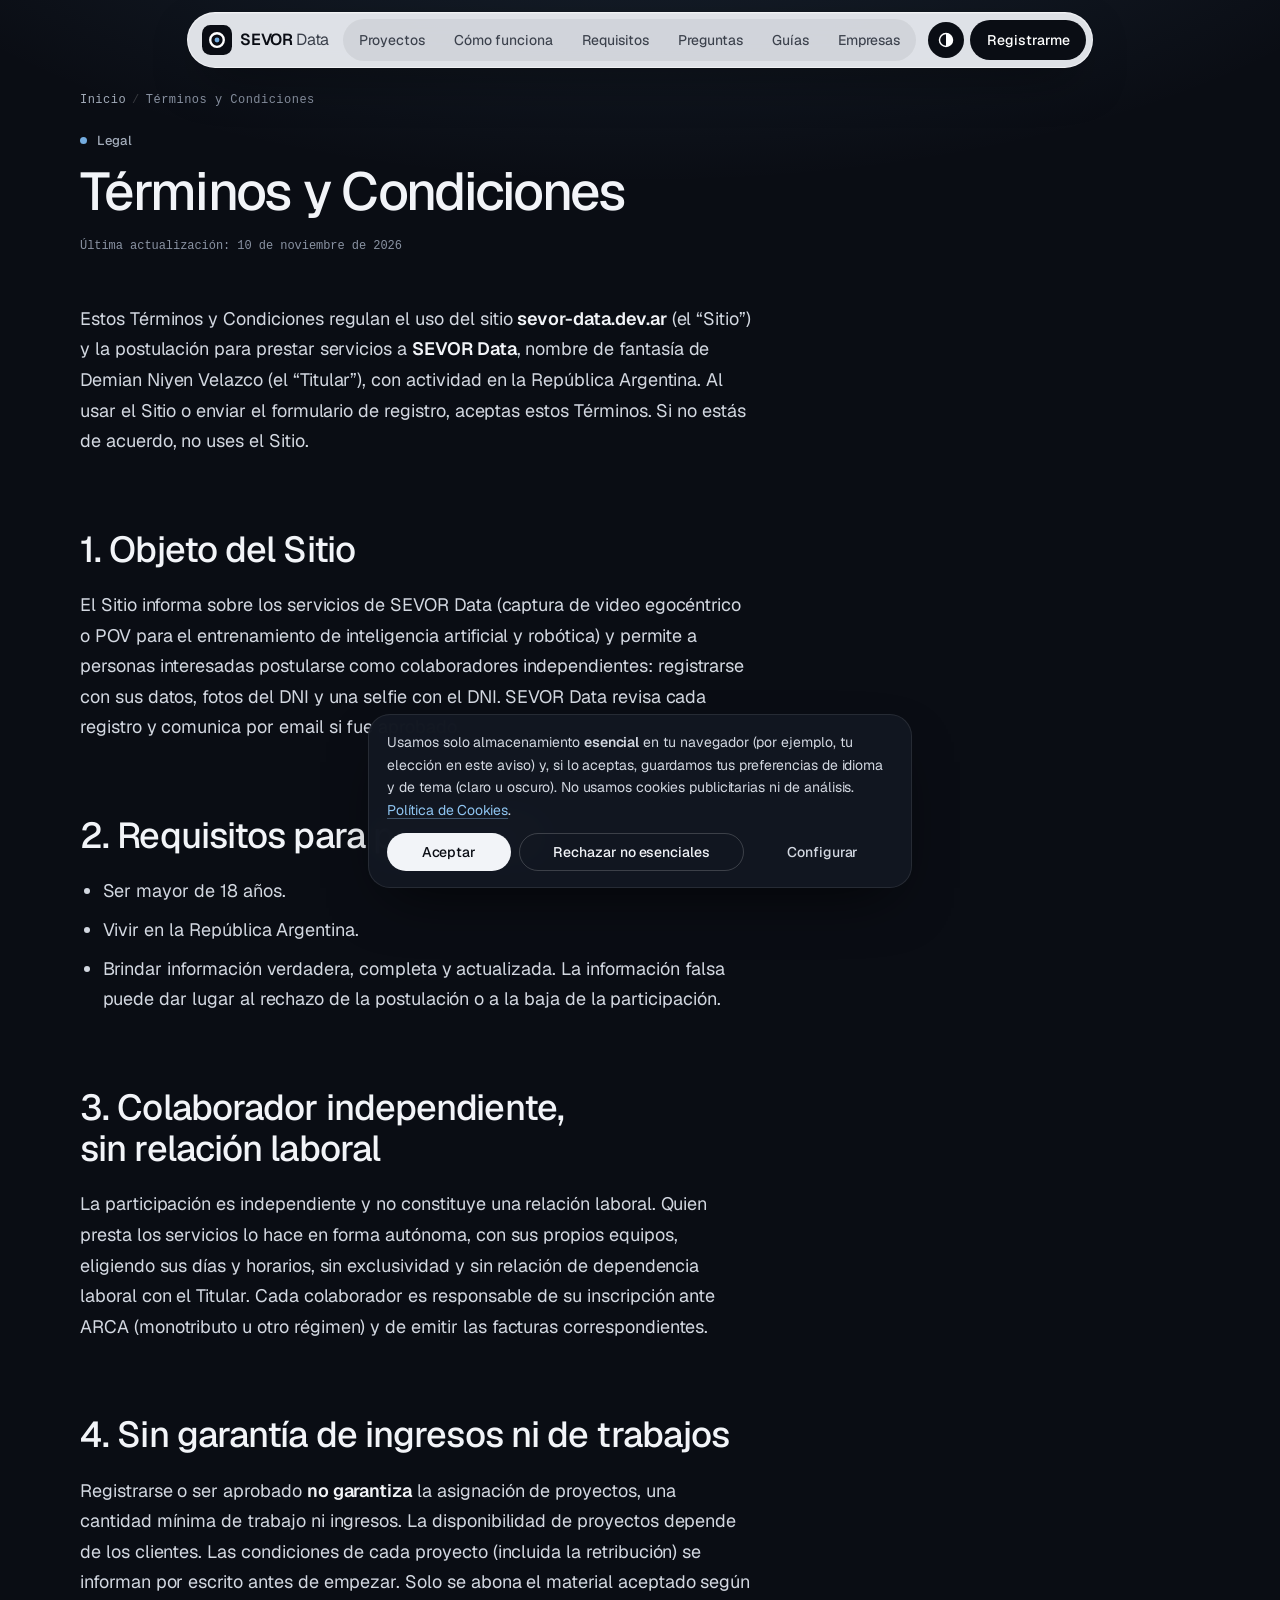
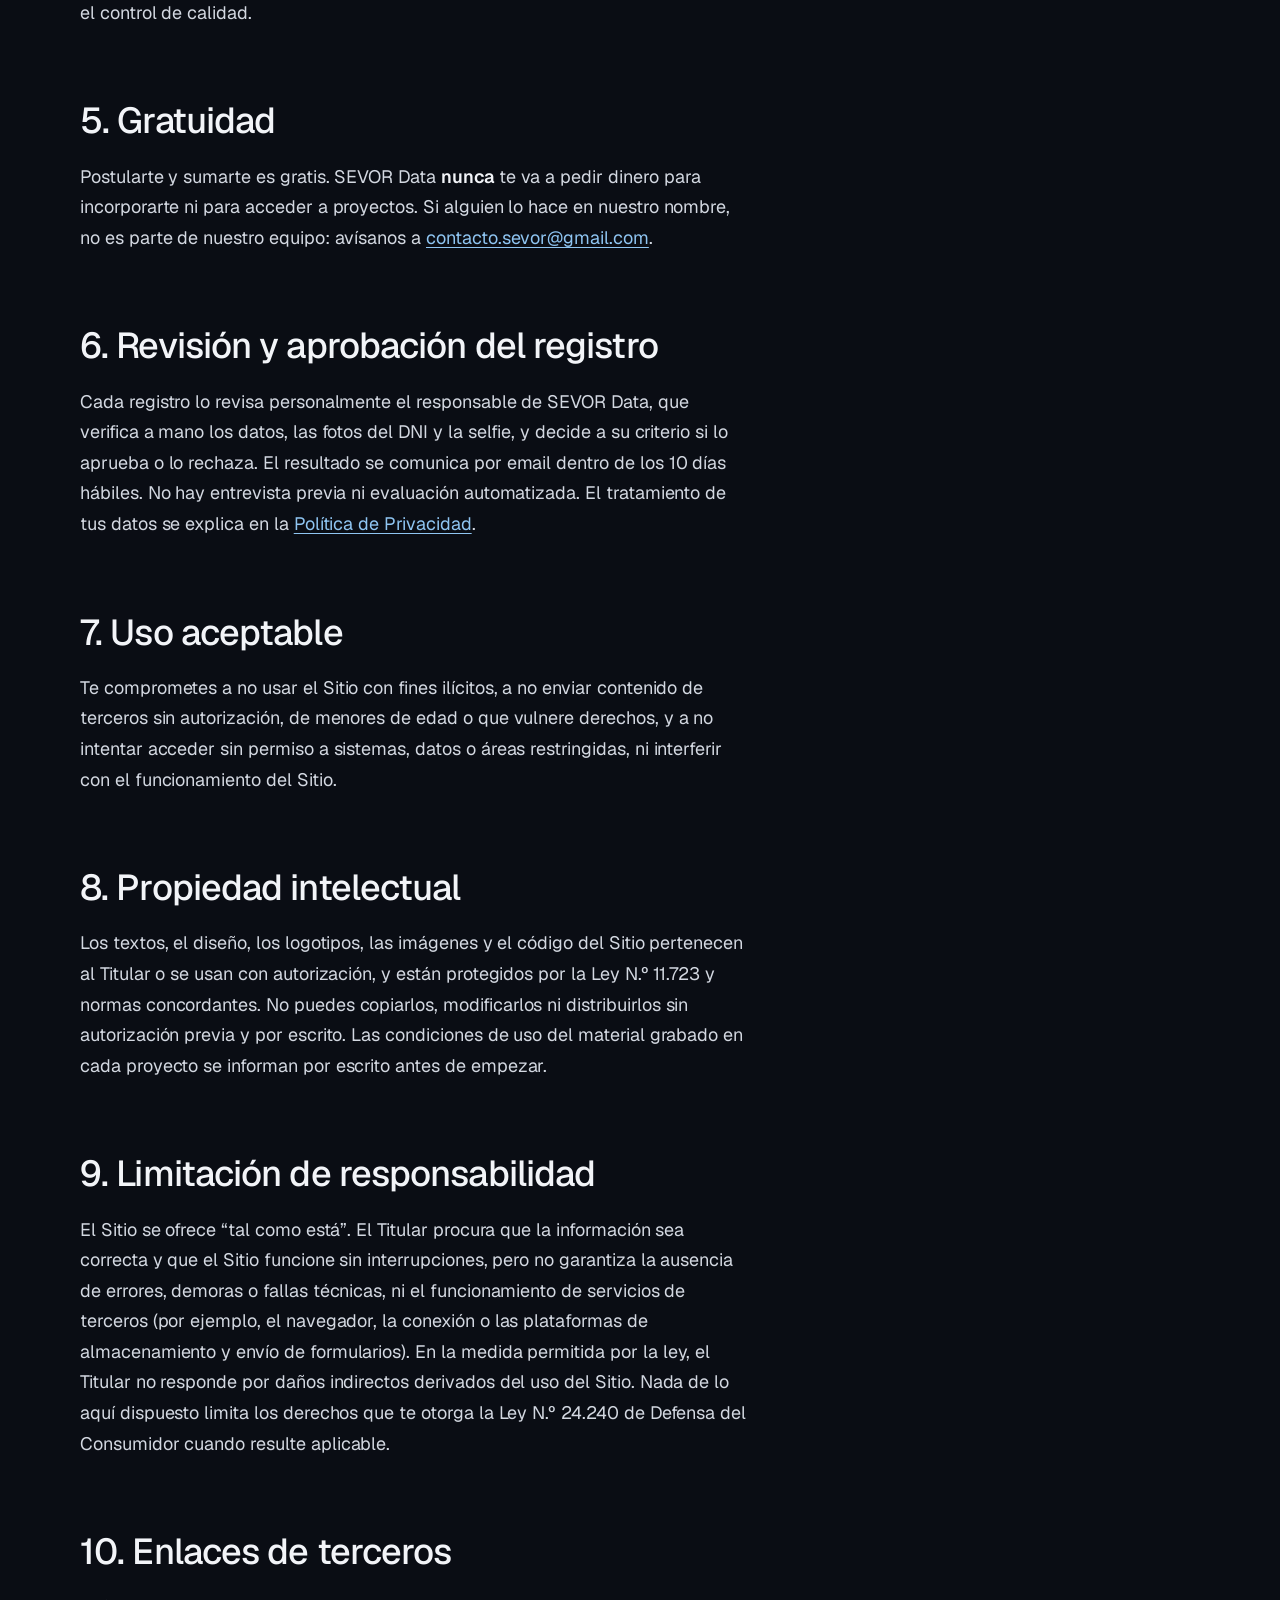
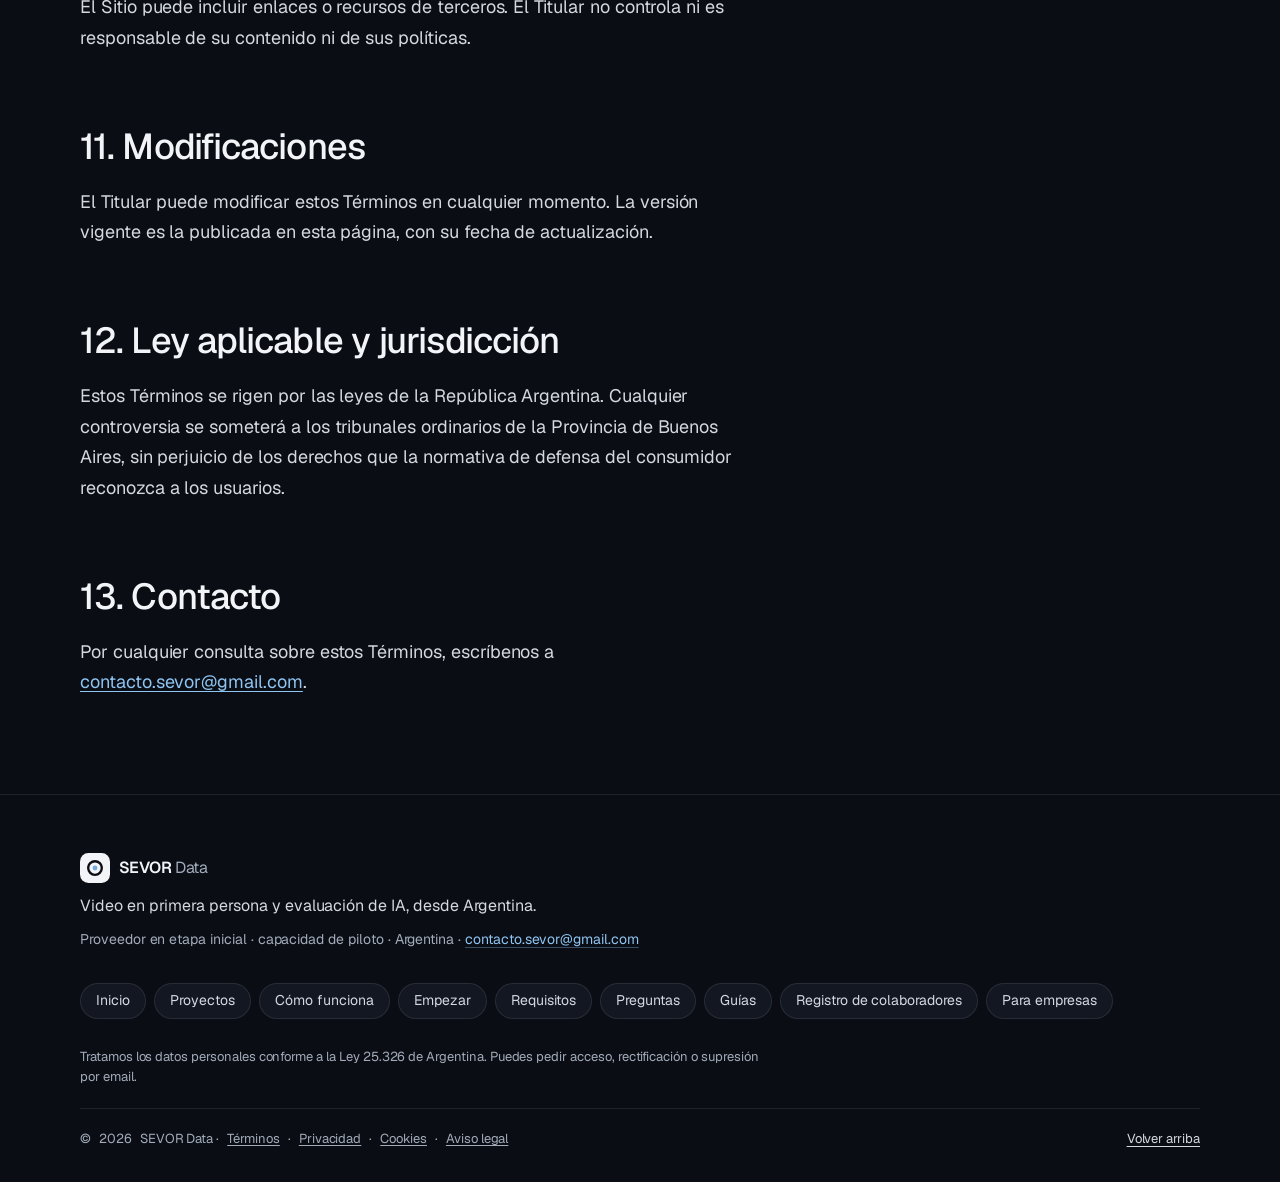
<file: legal/terminos.html>
<!doctype html>
<html lang="es">
<head>
  <meta charset="utf-8">
  <meta name="viewport" content="width=device-width, initial-scale=1, viewport-fit=cover">
  <meta name="color-scheme" content="dark light">
  <title>Términos y Condiciones | SEVOR Data</title>
  <meta name="description" content="Términos y Condiciones de uso del sitio de SEVOR Data y de la postulación como colaborador independiente para grabar video POV en Argentina.">
  <meta name="robots" content="index, follow">
  <meta name="theme-color" content="#0a0d14" media="(prefers-color-scheme: dark)">
  <meta name="theme-color" content="#0a0d14">
  <link rel="canonical" href="https://sevor-data.dev.ar/legal/terminos.html">
  <link rel="icon" href="../favicon.svg" type="image/svg+xml">
  <link rel="apple-touch-icon" href="../assets/img/apple-touch-icon.png">

  <meta property="og:type" content="website">
  <meta property="og:site_name" content="SEVOR Data">
  <meta property="og:locale" content="es_AR">
  <meta property="og:title" content="Términos y Condiciones | SEVOR Data">
  <meta property="og:description" content="Términos y Condiciones de uso del sitio de SEVOR Data y de la postulación como colaborador independiente para grabar video POV en Argentina.">
  <meta property="og:url" content="https://sevor-data.dev.ar/legal/terminos.html">
  <meta property="og:image" content="https://sevor-data.dev.ar/assets/img/og-image.png">
  <meta property="og:image:width" content="1200">
  <meta property="og:image:height" content="630">
  <meta property="og:image:alt" content="SEVOR Data: video POV en primera persona para entrenar IA, desde Argentina">
  <meta name="twitter:card" content="summary_large_image">
  <meta name="twitter:title" content="Términos y Condiciones | SEVOR Data">
  <meta name="twitter:description" content="Términos y Condiciones de uso del sitio de SEVOR Data y de la postulación como colaborador independiente para grabar video POV en Argentina.">
  <meta name="twitter:image" content="https://sevor-data.dev.ar/assets/img/og-image.png">

  <script>(function(d){d.classList.add("js");var t=null;try{t=localStorage.getItem("sevor_theme")}catch(e){}d.setAttribute("data-theme",t==="light"?"light":"dark")})(document.documentElement);</script>
  <link rel="preload" as="font" type="font/woff2" href="../assets/fonts/geist-latin.woff2" crossorigin>
  <link rel="stylesheet" href="../assets/css/style.css?v=20261111">
  <link rel="stylesheet" href="../assets/css/sevor.css?v=20261111">
  <script type="application/ld+json">
{"@context":"https://schema.org","@graph":[{"@type":"WebPage","@id":"https://sevor-data.dev.ar/legal/terminos.html#webpage","url":"https://sevor-data.dev.ar/legal/terminos.html","name":"Términos y Condiciones | SEVOR Data","description":"Términos y Condiciones de uso del sitio de SEVOR Data y de la postulación como colaborador independiente para grabar video POV en Argentina.","inLanguage":"es","isPartOf":{"@id":"https://sevor-data.dev.ar/#website"},"publisher":{"@id":"https://sevor-data.dev.ar/#org"},"dateModified":"2026-11-10"},{"@type":"BreadcrumbList","itemListElement":[{"@type":"ListItem","position":1,"name":"Inicio","item":"https://sevor-data.dev.ar/"},{"@type":"ListItem","position":2,"name":"Términos y Condiciones","item":"https://sevor-data.dev.ar/legal/terminos.html"}]}]}
  </script>
  <script src="../assets/js/config.js?v=20261111" defer></script>
  <script src="../assets/js/main.js?v=20261111" defer></script>
</head>
<body id="top" data-root="../" data-page="legal">
  <a class="skip" href="#main">Saltar al contenido</a>

  <header class="sx-header" data-header>
    <div class="sx-bar">
      <a class="sx-brand" href="../" aria-label="SEVOR Data, inicio"><svg class="sx-mark" viewBox="0 0 32 32" aria-hidden="true"><rect width="32" height="32" rx="9" class="sx-mark__bg"/><circle cx="16" cy="16" r="7.25" fill="none" class="sx-mark__ring" stroke-width="2.5"/><circle cx="16" cy="16" r="2.6" fill="#74acdf"/></svg><span class="sx-brand__word">SEVOR <span>Data</span></span></a>
      <nav class="sx-nav" aria-label="Principal"><ul class="sx-nav__track"><li><a href="../#proyectos">Proyectos</a></li><li><a href="../#como-funciona">Cómo funciona</a></li><li><a href="../#requisitos">Requisitos</a></li><li><a href="../#preguntas">Preguntas</a></li><li><a href="../guias/">Guías</a></li><li><a href="../para-empresas.html">Empresas</a></li></ul></nav>
      <div class="sx-tools"><button class="sx-theme" type="button" data-theme-toggle aria-label="Cambiar a tema claro"><svg viewBox="0 0 20 20" aria-hidden="true"><circle cx="10" cy="10" r="7.25" fill="none" stroke="currentColor" stroke-width="1.6"/><path d="M10 2.75a7.25 7.25 0 0 1 0 14.5z" fill="currentColor"/></svg></button><a class="sx-cta" href="../registro.html">Registrarme</a><button class="menu-toggle sx-menu-btn" type="button" aria-expanded="false" aria-controls="mobile-menu" aria-label="Menú"><span></span></button></div>
    </div>
    <div class="mobile-menu sx-sheet" id="mobile-menu" hidden><nav aria-label="Móvil"><ul><li><a href="../#proyectos">Proyectos</a></li><li><a href="../#como-funciona">Cómo funciona</a></li><li><a href="../#requisitos">Requisitos</a></li><li><a href="../#preguntas">Preguntas</a></li><li><a href="../guias/">Guías</a></li><li><a href="../para-empresas.html">Empresas</a></li></ul></nav><div class="sx-sheet__cta"><a class="btn btn-primary" href="../registro.html">Registrarme</a></div></div>
  </header>


  <main id="main" class="article-page">
    <div class="container">
      <nav class="crumbs" aria-label="Ruta"><ol><li><a href="../">Inicio</a></li><li aria-current="page">Términos y Condiciones</li></ol></nav>
      <header class="article-head">
        <p class="eyebrow">Legal</p>
        <h1>Términos y Condiciones</h1>
        <p class="legal-updated">Última actualización: 10 de noviembre de 2026</p>
      </header>
      <article class="prose" lang="es">
<p>Estos Términos y Condiciones regulan el uso del sitio <strong>sevor-data.dev.ar</strong> (el “Sitio”) y la postulación para prestar servicios a <strong>SEVOR Data</strong>, nombre de fantasía de Demian Niyen Velazco (el “Titular”), con actividad en la República Argentina. Al usar el Sitio o enviar el formulario de registro, aceptas estos Términos. Si no estás de acuerdo, no uses el Sitio.</p>
<h2>1. Objeto del Sitio</h2>
<p>El Sitio informa sobre los servicios de SEVOR Data (captura de video egocéntrico o POV para el entrenamiento de inteligencia artificial y robótica) y permite a personas interesadas postularse como colaboradores independientes: registrarse con sus datos, fotos del DNI y una selfie con el DNI. SEVOR Data revisa cada registro y comunica por email si fue aprobado.</p>
<h2>2. Requisitos para postularte</h2>
<ul><li>Ser mayor de 18 años.</li><li>Vivir en la República Argentina.</li><li>Brindar información verdadera, completa y actualizada. La información falsa puede dar lugar al rechazo de la postulación o a la baja de la participación.</li></ul>
<h2>3. Colaborador independiente, sin relación laboral</h2>
<p>La participación es independiente y no constituye una relación laboral. Quien presta los servicios lo hace en forma autónoma, con sus propios equipos, eligiendo sus días y horarios, sin exclusividad y sin relación de dependencia laboral con el Titular. Cada colaborador es responsable de su inscripción ante ARCA (monotributo u otro régimen) y de emitir las facturas correspondientes.</p>
<h2>4. Sin garantía de ingresos ni de trabajos</h2>
<p>Registrarse o ser aprobado <strong>no garantiza</strong> la asignación de proyectos, una cantidad mínima de trabajo ni ingresos. La disponibilidad de proyectos depende de los clientes. Las condiciones de cada proyecto (incluida la retribución) se informan por escrito antes de empezar. Solo se abona el material aceptado según el control de calidad.</p>
<h2>5. Gratuidad</h2>
<p>Postularte y sumarte es gratis. SEVOR Data <strong>nunca</strong> te va a pedir dinero para incorporarte ni para acceder a proyectos. Si alguien lo hace en nuestro nombre, no es parte de nuestro equipo: avísanos a <a href="mailto:contacto.sevor@gmail.com">contacto.sevor@gmail.com</a>.</p>
<h2>6. Revisión y aprobación del registro</h2>
<p>Cada registro lo revisa personalmente el responsable de SEVOR Data, que verifica a mano los datos, las fotos del DNI y la selfie, y decide a su criterio si lo aprueba o lo rechaza. El resultado se comunica por email dentro de los 10 días hábiles. No hay entrevista previa ni evaluación automatizada. El tratamiento de tus datos se explica en la <a href="../legal/privacidad.html">Política de Privacidad</a>.</p>
<h2>7. Uso aceptable</h2>
<p>Te comprometes a no usar el Sitio con fines ilícitos, a no enviar contenido de terceros sin autorización, de menores de edad o que vulnere derechos, y a no intentar acceder sin permiso a sistemas, datos o áreas restringidas, ni interferir con el funcionamiento del Sitio.</p>
<h2>8. Propiedad intelectual</h2>
<p>Los textos, el diseño, los logotipos, las imágenes y el código del Sitio pertenecen al Titular o se usan con autorización, y están protegidos por la Ley N.º 11.723 y normas concordantes. No puedes copiarlos, modificarlos ni distribuirlos sin autorización previa y por escrito. Las condiciones de uso del material grabado en cada proyecto se informan por escrito antes de empezar.</p>
<h2>9. Limitación de responsabilidad</h2>
<p>El Sitio se ofrece “tal como está”. El Titular procura que la información sea correcta y que el Sitio funcione sin interrupciones, pero no garantiza la ausencia de errores, demoras o fallas técnicas, ni el funcionamiento de servicios de terceros (por ejemplo, el navegador, la conexión o las plataformas de almacenamiento y envío de formularios). En la medida permitida por la ley, el Titular no responde por daños indirectos derivados del uso del Sitio. Nada de lo aquí dispuesto limita los derechos que te otorga la Ley N.º 24.240 de Defensa del Consumidor cuando resulte aplicable.</p>
<h2>10. Enlaces de terceros</h2>
<p>El Sitio puede incluir enlaces o recursos de terceros. El Titular no controla ni es responsable de su contenido ni de sus políticas.</p>
<h2>11. Modificaciones</h2>
<p>El Titular puede modificar estos Términos en cualquier momento. La versión vigente es la publicada en esta página, con su fecha de actualización.</p>
<h2>12. Ley aplicable y jurisdicción</h2>
<p>Estos Términos se rigen por las leyes de la República Argentina. Cualquier controversia se someterá a los tribunales ordinarios de la Provincia de Buenos Aires, sin perjuicio de los derechos que la normativa de defensa del consumidor reconozca a los usuarios.</p>
<h2>13. Contacto</h2>
<p>Por cualquier consulta sobre estos Términos, escríbenos a <a href="mailto:contacto.sevor@gmail.com">contacto.sevor@gmail.com</a>.</p>
      </article>
    </div>
  </main>


  <footer class="sx-footer">
    <div class="container">
      <div class="sx-footer__top">
        <div class="sx-footer__brand">
          <a class="sx-brand" href="../" aria-label="SEVOR Data, inicio"><svg class="sx-mark" viewBox="0 0 32 32" aria-hidden="true"><rect width="32" height="32" rx="9" class="sx-mark__bg"/><circle cx="16" cy="16" r="7.25" fill="none" class="sx-mark__ring" stroke-width="2.5"/><circle cx="16" cy="16" r="2.6" fill="#74acdf"/></svg><span class="sx-brand__word">SEVOR <span>Data</span></span></a>
          <p class="sx-footer__tag">Video en primera persona y evaluación de IA, desde Argentina.</p>
          <p class="sx-footer__line"><span>Proveedor en etapa inicial · capacidad de piloto</span> · <span>Argentina</span> · <a class="link" href="mailto:contacto.sevor@gmail.com" data-email-text>contacto.sevor@gmail.com</a></p>
        </div>
        <div class="sx-footer__social" data-social-wrap hidden>
          <p class="sx-footer__label">Síguenos</p>
          <div class="social" data-social aria-label="Redes sociales"></div>
        </div>
      </div>
      <nav class="sx-footer__nav" aria-labelledby="f-explore">
        <h2 id="f-explore" class="visually-hidden">Explorar</h2>
        <ul class="sx-pills"><li><a href="../">Inicio</a></li><li><a href="../#proyectos">Proyectos</a></li><li><a href="../#como-funciona">Cómo funciona</a></li><li><a href="../#empezar">Empezar</a></li><li><a href="../#requisitos">Requisitos</a></li><li><a href="../#preguntas">Preguntas</a></li><li><a href="../guias/">Guías</a></li><li><a href="../registro.html">Registro de colaboradores</a></li><li><a href="../para-empresas.html">Para empresas</a></li></ul>
      </nav>
      <p class="sx-footer__legal">Tratamos los datos personales conforme a la Ley 25.326 de Argentina. Puedes pedir acceso, rectificación o supresión por email.</p>
      <div class="sx-footer__bottom">
        <span class="legal-links">© <span id="year">2026</span> SEVOR Data · <a href="../legal/terminos.html">Términos</a> · <a href="../legal/privacidad.html">Privacidad</a> · <a href="../legal/cookies.html">Cookies</a> · <a href="../legal/aviso-legal.html">Aviso legal</a></span>
        <a class="to-top" href="#top">Volver arriba</a>
      </div>
    </div>
  </footer>
</body>
</html>
</file>
<file: assets/css/style.css>
/* ==========================================================================
   SEVOR Data — design system & site styles
   1. Tokens   2. Base   3. Layout   4. Type   5. Components
   6. Header   7. Sections (index)   8. Registration   9. Utility/motion
   ========================================================================== */

/* 1. TOKENS -------------------------------------------------------------- */
:root {
  /* Neutrals (warm paper + cool ink) */
  --paper: #f6f6f3;
  --paper-2: #efefea;
  --surface: #ffffff;
  --ink: #0c0e12;
  --ink-2: #353a43;      /* body copy on paper: 11:1 */
  --ink-3: #5c636d;      /* secondary copy on paper: 5.8:1 */
  --ink-4: #6b717b;      /* tertiary text / mono labels: 4.5:1 on paper */
  --line: #e2e2dc;
  --line-strong: #cbcbc3;

  /* Night (dark bands) */
  --night: #0b0d11;
  --night-2: #13161c;
  --night-3: #1c2028;
  --night-line: rgba(255, 255, 255, .10);
  --night-text: #eceef1;
  --night-muted: #a4aab3;  /* 8.3:1 on --night */

  /* One accent: Argentine celeste */
  --celeste: #6cace4;      /* fills / on dark */
  --celeste-ink: #1d5c93;  /* text & links on paper: 6.6:1 */
  --celeste-wash: #e6f0fa;

  /* Status */
  --danger: #b42318;
  --danger-wash: #fdf1f0;
  --ok: #17663f;
  --ok-wash: #ecf6f0;
  --warn-wash: #fbf6e9;
  --warn-line: #ead9a8;

  /* Type */
  --font-sans: "Inter", ui-sans-serif, system-ui, -apple-system, "Segoe UI", Roboto, Arial, sans-serif;
  --font-display: "Inter Tight", "Inter", ui-sans-serif, system-ui, -apple-system, "Segoe UI", Arial, sans-serif;
  --font-serif: "Instrument Serif", "Iowan Old Style", Georgia, "Times New Roman", serif;
  --font-mono: ui-monospace, "SF Mono", SFMono-Regular, Menlo, Consolas, "Liberation Mono", monospace;

  --fs-xs: .75rem;      /* 12 */
  --fs-sm: .875rem;     /* 14 */
  --fs-base: 1rem;      /* 16 */
  --fs-md: 1.125rem;    /* 18 */
  --fs-lg: 1.25rem;     /* 20 */
  --fs-xl: 1.5rem;      /* 24 */
  --fs-2xl: clamp(1.75rem, 1.35rem + 1.2vw, 2.25rem);
  --fs-3xl: clamp(2.125rem, 1.4rem + 2.4vw, 3.375rem);
  --fs-display: clamp(2.5rem, 1.4rem + 4.1vw, 4.5rem);

  /* 8px spacing scale */
  --sp-0: .25rem;  /* 4 */
  --sp-1: .5rem;   /* 8 */
  --sp-2: 1rem;    /* 16 */
  --sp-3: 1.5rem;  /* 24 */
  --sp-4: 2rem;    /* 32 */
  --sp-5: 2.5rem;  /* 40 */
  --sp-6: 3rem;    /* 48 */
  --sp-8: 4rem;    /* 64 */
  --sp-10: 5rem;   /* 80 */
  --sp-12: 6rem;   /* 96 */
  --sp-16: 8rem;   /* 128 */
  --section-y: clamp(4.5rem, 3rem + 6vw, 8.5rem);

  /* Grid */
  --container: 1200px;
  --gutter: clamp(1rem, .6rem + 1.4vw, 1.5rem);
  --page-x: clamp(1.25rem, .5rem + 3vw, 2.5rem);

  /* Shape */
  --r-xs: 4px;
  --r-sm: 6px;
  --r-md: 10px;
  --r-lg: 16px;
  --r-xl: 24px;
  --r-pill: 999px;
  --hairline: 1px solid var(--line);

  --sh-1: 0 1px 2px rgba(12, 14, 18, .05);
  --sh-2: 0 1px 2px rgba(12, 14, 18, .05), 0 6px 20px -10px rgba(12, 14, 18, .18);
  --sh-3: 0 2px 4px rgba(12, 14, 18, .04), 0 24px 48px -24px rgba(12, 14, 18, .28);
  --focus: 0 0 0 3px var(--paper), 0 0 0 5px var(--celeste-ink);

  /* Motion */
  --ease-out: cubic-bezier(.2, .8, .2, 1);
  --ease-in-out: cubic-bezier(.65, 0, .35, 1);
  --dur-1: 120ms;
  --dur-2: 200ms;
  --dur-3: 360ms;
  --dur-4: 720ms;

  --header-h: 72px;
  --header-h-sm: 60px;
}

/* 2. BASE ---------------------------------------------------------------- */
*, *::before, *::after { box-sizing: border-box; }
html { -webkit-text-size-adjust: 100%; text-size-adjust: 100%; scroll-behavior: smooth; scroll-padding-top: calc(var(--header-h-sm) + var(--sp-2)); }
body {
  margin: 0;
  background: var(--paper);
  color: var(--ink-2);
  font: 400 var(--fs-base)/1.6 var(--font-sans);
  font-feature-settings: "cv11", "ss01", "ss03";
  -webkit-font-smoothing: antialiased;
  -moz-osx-font-smoothing: grayscale;
  text-rendering: optimizeLegibility;
  overflow-x: hidden;
}
img, svg, video, canvas, picture { display: block; max-width: 100%; }
img { height: auto; }
a { color: inherit; text-decoration: none; }
button, input, select, textarea { font: inherit; color: inherit; }
button { cursor: pointer; }
p, h1, h2, h3, h4, ul, ol, dl, dd, figure { margin: 0; }
:where(ul, ol)[role="list"] { list-style: none; padding: 0; }
:focus-visible { outline: none; box-shadow: var(--focus); border-radius: var(--r-xs); }
::selection { background: var(--celeste); color: var(--ink); }
[hidden] { display: none !important; }

.skip {
  position: absolute; left: var(--sp-2); top: -100px; z-index: 100;
  background: var(--ink); color: #fff; padding: var(--sp-1) var(--sp-2); border-radius: var(--r-sm);
  font-size: var(--fs-sm); font-weight: 500;
}
.skip:focus { top: var(--sp-2); }
.visually-hidden, .hp {
  position: absolute !important; width: 1px; height: 1px; padding: 0; margin: -1px;
  overflow: hidden; clip: rect(0 0 0 0); white-space: nowrap; border: 0;
}

/* 3. LAYOUT -------------------------------------------------------------- */
.container { width: 100%; max-width: calc(var(--container) + 2 * var(--page-x)); margin-inline: auto; padding-inline: var(--page-x); }
.grid-12 { display: grid; grid-template-columns: repeat(12, minmax(0, 1fr)); column-gap: var(--gutter); }
.section { padding-block: var(--section-y); position: relative; }
.section + .section.is-flush { padding-top: 0; }
.section--white { background: var(--surface); border-block: var(--hairline); }
.section--night { background: var(--night); color: var(--night-muted); }

/* 4. TYPE ---------------------------------------------------------------- */
h1, h2, h3, h4 { font-family: var(--font-display); color: var(--ink); font-weight: 600; text-wrap: balance; }
h1 { font-size: var(--fs-display); line-height: 1.02; letter-spacing: -.038em; }
h2 { font-size: var(--fs-3xl); line-height: 1.06; letter-spacing: -.032em; }
h3 { font-size: var(--fs-xl); line-height: 1.2; letter-spacing: -.018em; }
h4 { font-size: var(--fs-md); line-height: 1.35; letter-spacing: -.01em; }
p { text-wrap: pretty; }
.serif, h1 em, h2 em, .em-host em {
  font-family: var(--font-serif); font-style: italic; font-weight: 400;
  letter-spacing: -.012em; font-size: 1.08em; line-height: 0; /* keep line box stable */
}
.section--night h2, .section--night h3 { color: var(--night-text); }
.section--night h2 em { color: var(--celeste); }

.lead { font-size: var(--fs-md); line-height: 1.55; color: var(--ink-3); max-width: 38em; }
@media (min-width: 1024px) { .lead { font-size: 1.1875rem; } }
.section--night .lead { color: var(--night-muted); }

.eyebrow {
  display: inline-flex; align-items: center; gap: .625rem;
  font: 500 var(--fs-xs)/1 var(--font-mono); letter-spacing: .08em; text-transform: uppercase; color: var(--ink-3);
}
.eyebrow::before { content: ""; width: 6px; height: 6px; background: var(--celeste); border-radius: 1px; flex: none; }
.section--night .eyebrow { color: var(--night-muted); }
.mono { font-family: var(--font-mono); font-size: var(--fs-xs); letter-spacing: .04em; }
.muted { color: var(--ink-3); }
.small { font-size: var(--fs-sm); line-height: 1.55; }
.link { color: var(--celeste-ink); text-decoration: underline; text-decoration-thickness: 1px; text-underline-offset: 3px; text-decoration-color: color-mix(in srgb, currentColor 35%, transparent); transition: text-decoration-color var(--dur-2); }
.link:hover { text-decoration-color: currentColor; }

.section-head { display: grid; gap: var(--sp-2); margin-bottom: var(--sp-8); max-width: 46rem; }
.section-head h2 { margin-top: var(--sp-0); }
@media (min-width: 1024px) {
  .section-head.is-split { max-width: none; grid-template-columns: repeat(12, minmax(0, 1fr)); column-gap: var(--gutter); align-items: end; }
  .section-head.is-split > .head-main { grid-column: 1 / span 7; display: grid; gap: var(--sp-2); }
  .section-head.is-split > .lead { grid-column: 9 / span 4; }
}

/* 5. COMPONENTS ---------------------------------------------------------- */
/* Buttons */
.btn {
  --btn-h: 46px;
  display: inline-flex; align-items: center; justify-content: center; gap: .5rem;
  height: var(--btn-h); padding: 0 1.125rem; border-radius: var(--r-md);
  font: 500 .9375rem/1 var(--font-sans); letter-spacing: -.005em; white-space: nowrap;
  border: 1px solid transparent; cursor: pointer; user-select: none;
  transition: background-color var(--dur-2) var(--ease-out), border-color var(--dur-2) var(--ease-out),
              color var(--dur-2) var(--ease-out), box-shadow var(--dur-2) var(--ease-out), transform var(--dur-2) var(--ease-out);
}
.btn:active { transform: translateY(1px); }
.btn[disabled] { opacity: .55; cursor: not-allowed; transform: none; }
.btn-sm { --btn-h: 38px; padding: 0 .875rem; font-size: var(--fs-sm); border-radius: 9px; }
.btn-lg { --btn-h: 52px; padding: 0 1.375rem; font-size: 1rem; }
.btn-primary { background: var(--ink); color: #fff; box-shadow: inset 0 1px 0 rgba(255, 255, 255, .12), var(--sh-1); }
.btn-primary:hover { background: #262a33; }
.btn-secondary { background: var(--surface); color: var(--ink); border-color: var(--line-strong); box-shadow: var(--sh-1); }
.btn-secondary:hover { border-color: var(--ink-4); background: var(--surface-2, #fbfbf9); }
.btn-quiet { background: transparent; color: var(--ink-2); }
.btn-quiet:hover { background: rgba(12, 14, 18, .05); color: var(--ink); }
.btn .arrow { width: 16px; height: 16px; flex: none; transition: transform var(--dur-2) var(--ease-out); }
.btn:hover .arrow { transform: translateX(2px); }
.on-night .btn-primary, .section--night .btn-primary { background: #fff; color: var(--ink); box-shadow: none; }
.on-night .btn-primary:hover, .section--night .btn-primary:hover { background: #dfe3e8; }
.on-night .btn-secondary, .section--night .btn-secondary { background: transparent; color: var(--night-text); border-color: rgba(255, 255, 255, .22); box-shadow: none; }
.on-night .btn-secondary:hover, .section--night .btn-secondary:hover { border-color: rgba(255, 255, 255, .5); background: rgba(255, 255, 255, .04); }
.section--night :focus-visible { box-shadow: 0 0 0 3px var(--night), 0 0 0 5px var(--celeste); }
.cta-row { display: flex; flex-wrap: wrap; gap: .75rem; align-items: center; }

/* Pills & tags */
.pill {
  display: inline-flex; align-items: center; gap: .5rem; height: 30px; padding: 0 .75rem 0 .625rem;
  border: var(--hairline); border-radius: var(--r-pill); background: var(--surface);
  font-size: var(--fs-sm); font-weight: 500; color: var(--ink-2); box-shadow: var(--sh-1);
}
.pill .dot { width: 7px; height: 7px; border-radius: 50%; background: var(--ok); box-shadow: 0 0 0 3px var(--ok-wash); }

/* Tick list */
.ticks { list-style: none; padding: 0; display: grid; gap: .75rem; }
.ticks li { position: relative; padding-left: 1.75rem; line-height: 1.5; }
.ticks li::before {
  content: ""; position: absolute; left: 0; top: .2em; width: 1.125rem; height: 1.125rem; border-radius: 50%;
  background: var(--celeste-wash) url("data:image/svg+xml,%3Csvg xmlns='http://www.w3.org/2000/svg' viewBox='0 0 16 16' fill='none' stroke='%231d5c93' stroke-width='2' stroke-linecap='round' stroke-linejoin='round'%3E%3Cpath d='m4.5 8.2 2.3 2.3 4.7-5'/%3E%3C/svg%3E") center/12px no-repeat;
}
.ticks.is-ruled { gap: 0; }
.ticks.is-ruled li { padding-block: .875rem; border-top: var(--hairline); padding-left: 2rem; }
.ticks.is-ruled li::before { top: calc(.875rem + .2em); }
.ticks.is-ruled li:last-child { border-bottom: var(--hairline); }

/* Callouts */
.callout {
  display: flex; gap: .75rem; align-items: flex-start; padding: .875rem 1rem; border-radius: var(--r-md);
  border: 1px solid var(--line); background: var(--surface); font-size: var(--fs-sm); line-height: 1.5; color: var(--ink-2);
}
.callout svg { width: 18px; height: 18px; flex: none; margin-top: 1px; color: var(--ink-3); }
.callout.is-warn { background: var(--warn-wash); border-color: var(--warn-line); color: #4a3a0c; }
.callout.is-warn svg { color: #8a6514; }
.callout.is-info { background: var(--celeste-wash); border-color: #c8dcf0; color: #183f62; }
.callout.is-info svg { color: var(--celeste-ink); }

/* Media frames */
.media { position: relative; overflow: hidden; border-radius: var(--r-lg); background: var(--paper-2); isolation: isolate; }
.media picture { width: 100%; height: 100%; }
.media img { width: 100%; height: 100%; object-fit: cover; }
.media::after { content: ""; position: absolute; inset: 0; border-radius: inherit; box-shadow: inset 0 0 0 1px rgba(12, 14, 18, .08); pointer-events: none; }
.media-tag {
  position: absolute; left: var(--sp-2); top: var(--sp-2); z-index: 1;
  display: inline-flex; align-items: center; gap: .5rem; height: 28px; padding: 0 .625rem; border-radius: var(--r-sm);
  background: rgba(12, 14, 18, .62); color: #fff; backdrop-filter: blur(8px); -webkit-backdrop-filter: blur(8px);
  font: 500 11px/1 var(--font-mono); letter-spacing: .08em; text-transform: uppercase;
}
.media-tag .rec { width: 7px; height: 7px; border-radius: 50%; background: #ff5a4e; }
.figcap { margin-top: .875rem; display: flex; gap: .75rem; align-items: baseline; font-size: var(--fs-sm); color: var(--ink-3); }
.figcap .mono { color: var(--ink-4); flex: none; }

/* 6. HEADER -------------------------------------------------------------- */
.site-header {
  position: sticky; top: 0; z-index: 50;
  background: rgba(246, 246, 243, .72);
  backdrop-filter: saturate(1.6) blur(14px); -webkit-backdrop-filter: saturate(1.6) blur(14px);
  border-bottom: 1px solid transparent;
  transition: border-color var(--dur-3) var(--ease-out), background-color var(--dur-3) var(--ease-out);
}
.site-header.is-condensed { border-bottom-color: var(--line); background: rgba(246, 246, 243, .86); }
.header-inner { display: flex; align-items: center; gap: var(--sp-4); height: var(--header-h); transition: height var(--dur-3) var(--ease-out); }
.site-header.is-condensed .header-inner { height: var(--header-h-sm); }

.brand { display: inline-flex; align-items: center; gap: .625rem; color: var(--ink); flex: none; }
.brand-mark { width: 28px; height: 28px; flex: none; }
.brand-word { font: 600 1.0625rem/1 var(--font-display); letter-spacing: .06em; }
.brand-word span { font-weight: 500; color: var(--ink-3); letter-spacing: .02em; margin-left: .3em; }

.primary-nav { margin-left: auto; }
.primary-nav ul { display: flex; gap: .25rem; list-style: none; padding: 0; }
.primary-nav a {
  display: inline-flex; align-items: center; height: 36px; padding: 0 .75rem; border-radius: var(--r-sm);
  font-size: var(--fs-sm); font-weight: 500; color: var(--ink-3); transition: color var(--dur-2), background-color var(--dur-2);
}
.primary-nav a:hover, .primary-nav a[aria-current="true"] { color: var(--ink); background: rgba(12, 14, 18, .045); }
.header-actions { display: flex; align-items: center; gap: .5rem; margin-left: auto; }
.primary-nav + .header-actions { margin-left: var(--sp-1); }

/* Language selector */
.lang { position: relative; }
.lang-btn {
  display: inline-flex; align-items: center; gap: .5rem; height: 38px; padding: 0 .625rem 0 .5rem;
  border: 1px solid transparent; border-radius: 9px; background: transparent; color: var(--ink-2);
  font-size: var(--fs-sm); font-weight: 500; transition: background-color var(--dur-2), border-color var(--dur-2);
}
.lang-btn:hover, .lang.open .lang-btn { background: rgba(12, 14, 18, .045); }
.lang-btn .chev { width: 14px; height: 14px; color: var(--ink-3); transition: transform var(--dur-2) var(--ease-out); }
.lang.open .lang-btn .chev { transform: rotate(180deg); }
.flag { width: 20px; height: 14px; border-radius: 2.5px; overflow: hidden; flex: none; box-shadow: 0 0 0 1px rgba(12, 14, 18, .14); }
.flag svg { width: 100%; height: 100%; }
.lang-code { font-family: var(--font-mono); font-size: 12px; letter-spacing: .06em; }
.lang-menu {
  position: absolute; right: 0; top: calc(100% + 8px); min-width: 216px; padding: 6px; z-index: 60;
  background: var(--surface); border: var(--hairline); border-radius: var(--r-md); box-shadow: var(--sh-3);
  opacity: 0; visibility: hidden; transform: translateY(-4px) scale(.98); transform-origin: top right;
  transition: opacity var(--dur-2) var(--ease-out), transform var(--dur-2) var(--ease-out), visibility 0s linear var(--dur-2);
}
.lang.open .lang-menu { opacity: 1; visibility: visible; transform: none; transition-delay: 0s; }
.lang-menu button {
  display: flex; align-items: center; gap: .75rem; width: 100%; height: 38px; padding: 0 .625rem;
  border: 0; border-radius: var(--r-sm); background: transparent; text-align: left; font-size: var(--fs-sm); color: var(--ink-2);
}
.lang-menu button:hover, .lang-menu button:focus-visible { background: var(--paper); color: var(--ink); box-shadow: none; }
.lang-menu .lang-name { flex: 1; font-weight: 500; }
.lang-menu .lang-code { color: var(--ink-4); }
.lang-menu .check { width: 16px; height: 16px; color: var(--celeste-ink); opacity: 0; }
.lang-menu [aria-checked="true"] .check { opacity: 1; }
.lang-menu [aria-checked="true"] .lang-name { color: var(--ink); }

/* Mobile menu */
.menu-toggle {
  display: none; width: 40px; height: 40px; border: 1px solid var(--line-strong); border-radius: 9px; background: var(--surface);
  align-items: center; justify-content: center; padding: 0;
}
.menu-toggle span { position: relative; display: block; width: 16px; height: 1.5px; background: var(--ink); transition: background-color var(--dur-2); }
.menu-toggle span::before, .menu-toggle span::after {
  content: ""; position: absolute; left: 0; width: 16px; height: 1.5px; background: var(--ink); transition: transform var(--dur-3) var(--ease-out);
}
.menu-toggle span::before { transform: translateY(-5px); }
.menu-toggle span::after { transform: translateY(5px); }
.menu-toggle[aria-expanded="true"] span { background: transparent; }
.menu-toggle[aria-expanded="true"] span::before { transform: rotate(45deg); }
.menu-toggle[aria-expanded="true"] span::after { transform: rotate(-45deg); }
.mobile-menu { border-top: var(--hairline); background: var(--paper); height: calc(100vh - var(--header-h)); height: calc(100dvh - var(--header-h)); overflow-y: auto; overscroll-behavior: contain; }
.mobile-menu nav ul { list-style: none; padding: var(--sp-1) 0; }
.mobile-menu nav a {
  display: flex; justify-content: space-between; align-items: center; padding: 1rem 0; border-bottom: var(--hairline);
  font: 500 1.125rem/1.2 var(--font-display); letter-spacing: -.01em; color: var(--ink);
}
.mobile-menu nav a::after { content: "→"; color: var(--ink-4); font-family: var(--font-sans); }
.mobile-menu .cta-row { padding: var(--sp-3) 0 var(--sp-4); }
.mobile-menu .cta-row .btn { flex: 1; }

@media (max-width: 1023px) {
  .primary-nav, .header-cta { display: none; }
  .menu-toggle { display: inline-flex; }
}
@media (min-width: 1181px) { .mobile-menu { display: none !important; } }
@media (max-width: 420px) { .brand-word span { display: none; } }

/* 7. INDEX SECTIONS ------------------------------------------------------ */
/* Hero */
.hero { position: relative; padding-top: clamp(2.5rem, 1rem + 5vw, 5.5rem); padding-bottom: var(--sp-4); overflow: hidden; }
.hero-grid { align-items: center; row-gap: var(--sp-4); }
.hero-copy { grid-column: 1 / span 7; grid-row: 1; position: relative; z-index: 2; display: grid; gap: var(--sp-3); align-content: start; }
.hero-copy h1 { margin-top: var(--sp-1); max-width: 12.5em; }
.hero-copy h1 em { color: var(--celeste-ink); }
.hero-copy .lead { max-width: 33em; }
.hero-copy .cta-row { margin-top: var(--sp-1); }
.hero-meta { display: flex; flex-wrap: wrap; gap: .25rem 1.25rem; list-style: none; padding: 0; margin-top: var(--sp-2); }
.hero-meta li { display: inline-flex; align-items: center; gap: .5rem; font: 500 12px/1.8 var(--font-mono); letter-spacing: .05em; text-transform: uppercase; color: var(--ink-3); }
.hero-meta li + li::before { content: ""; width: 3px; height: 3px; border-radius: 50%; background: var(--ink-4); margin-right: .75rem; }
@media (max-width: 599px) { .hero-meta { gap: .25rem 1rem; } .hero-meta li::before, .hero-meta li + li::before { content: ""; display: inline-block; width: 5px; height: 5px; border-radius: 1px; background: var(--ink-4); margin-right: .125rem; } }

.hero-visual { grid-column: 7 / span 6; grid-row: 1; position: relative; aspect-ratio: 1 / 1; min-height: 320px; margin-right: calc(var(--page-x) * -.5); }
.hero-visual canvas { position: absolute; inset: 0; width: 100%; height: 100%; opacity: 0; transition: opacity 1.2s var(--ease-out); }
.hero.webgl-ready .hero-visual canvas { opacity: 1; }
.hero-visual .globe-fallback { position: absolute; inset: 6%; width: 88%; height: 88%; transition: opacity .6s var(--ease-out); }
.hero.webgl-ready .globe-fallback { opacity: 0; }
.globe-label {
  position: absolute; right: 6%; bottom: 9%; z-index: 2; display: grid; gap: 2px; padding: .5rem .75rem;
  background: rgba(255, 255, 255, .8); border: var(--hairline); border-radius: var(--r-sm); box-shadow: var(--sh-1);
  backdrop-filter: blur(6px); -webkit-backdrop-filter: blur(6px);
  font: 500 11px/1.45 var(--font-mono); letter-spacing: .06em; color: var(--ink-2); text-transform: uppercase;
}
.globe-label b { font-weight: 600; color: var(--ink); display: flex; align-items: center; gap: .5rem; }
.globe-label b::before { content: ""; width: 6px; height: 6px; border-radius: 50%; background: var(--celeste-ink); box-shadow: 0 0 0 3px var(--celeste-wash); }
.globe-label span { color: var(--ink-3); }

.hero-media { margin-top: clamp(2.5rem, 1rem + 4vw, 4.5rem); }
.hero-media .media { aspect-ratio: 21 / 9; border-radius: var(--r-xl); box-shadow: var(--sh-3); }
.hero-media .media img { object-position: 50% 58%; }

@media (max-width: 1023px) {
  .hero-copy { grid-column: 1 / -1; grid-row: auto; }
  .hero-visual { grid-column: 1 / -1; grid-row: auto; order: 2; width: min(100%, 560px); margin: calc(var(--sp-4) * -1) auto 0; }
  .hero-media .media { aspect-ratio: 4 / 3; border-radius: var(--r-lg); }
}
@media (max-width: 599px) {
  .hero-visual { min-height: 0; aspect-ratio: 1 / .92; margin-top: calc(var(--sp-3) * -1); }
  .globe-label { right: 0; bottom: 4%; }
  .hero-copy .cta-row .btn { flex: 1 1 auto; }
}

/* Capabilities index band */
.capabilities { padding-block: var(--sp-10) var(--sp-8); }
.cap-head { grid-column: 1 / span 5; }
.cap-statement { font: 500 var(--fs-2xl)/1.2 var(--font-display); letter-spacing: -.022em; color: var(--ink); margin-top: var(--sp-2); text-wrap: balance; }
.cap-list { list-style: none; padding: 0; margin-top: var(--sp-8); display: grid; grid-template-columns: repeat(4, minmax(0, 1fr)); border-top: 1px solid var(--ink); }
.cap-list li { border-right: var(--hairline); }
.cap-list li:last-child { border-right: 0; }
.cap-list a { display: grid; gap: .625rem; align-content: start; height: 100%; padding: var(--sp-3) var(--sp-3) var(--sp-4) 0; transition: background-color var(--dur-2); }
.cap-list li + li a { padding-left: var(--sp-3); }
.cap-list .num { font: 500 12px/1 var(--font-mono); color: var(--ink-4); letter-spacing: .06em; }
.cap-list h3 { font-size: var(--fs-md); letter-spacing: -.012em; display: flex; justify-content: space-between; gap: .5rem; }
.cap-list h3 .go { color: var(--ink-4); transition: transform var(--dur-2) var(--ease-out), color var(--dur-2); font-family: var(--font-sans); }
.cap-list a:hover h3 .go { transform: translate(2px, -2px); color: var(--ink); }
.cap-list p { font-size: var(--fs-sm); color: var(--ink-3); line-height: 1.55; }
@media (max-width: 1023px) {
  .cap-head { grid-column: 1 / -1; }
  .cap-list { grid-template-columns: repeat(2, minmax(0, 1fr)); }
  .cap-list li:nth-child(2) { border-right: 0; }
  .cap-list li:nth-child(n+3) { border-top: var(--hairline); }
  .cap-list li:nth-child(3) a { padding-left: 0; }
}
@media (max-width: 599px) {
  .cap-list { grid-template-columns: 1fr; }
  .cap-list li { border-right: 0; }
  .cap-list li + li { border-top: var(--hairline); }
  .cap-list li + li a { padding-left: 0; }
  .cap-list a { padding: var(--sp-3) 0; }
}

/* Feature rows */
.feature { align-items: center; row-gap: var(--sp-4); }
.feature + .feature { margin-top: clamp(4rem, 2rem + 6vw, 7.5rem); }
.feature-media { grid-column: 1 / span 7; }
.feature-body { grid-column: 9 / span 4; display: grid; gap: var(--sp-2); }
.feature.is-reversed .feature-media { grid-column: 6 / span 7; order: 2; }
.feature.is-reversed .feature-body { grid-column: 1 / span 4; order: 1; }
.feature-media .media { aspect-ratio: 4 / 3; }
.feature-body .num { font: 500 12px/1 var(--font-mono); letter-spacing: .08em; color: var(--celeste-ink); }
.feature-body h3 { font-size: clamp(1.5rem, 1.2rem + .9vw, 2rem); letter-spacing: -.025em; line-height: 1.1; }
.feature-body p { color: var(--ink-3); }
.feature-body .ticks { margin-top: var(--sp-1); font-size: var(--fs-sm); color: var(--ink-2); }
@media (max-width: 1023px) {
  .feature-media, .feature-body, .feature.is-reversed .feature-media, .feature.is-reversed .feature-body { grid-column: 1 / -1; order: initial; }
  .feature-body { max-width: 36rem; }
}

/* Code / schema panel */
.code-panel { background: var(--night); border-radius: var(--r-lg); color: #c9ced6; box-shadow: var(--sh-3); overflow: hidden; border: 1px solid #1d2129; }
.code-bar { display: flex; align-items: center; gap: .75rem; height: 44px; padding: 0 1rem; border-bottom: 1px solid var(--night-line); font: 500 12px/1 var(--font-mono); color: var(--night-muted); }
.code-bar .dots { display: flex; gap: 6px; }
.code-bar .dots i { width: 9px; height: 9px; border-radius: 50%; background: #2c313b; }
.code-bar .file { margin-left: auto; letter-spacing: .03em; }
.code-panel pre { margin: 0; padding: 1.25rem 1.25rem 1.5rem; overflow-x: auto; font: 400 13px/1.75 var(--font-mono); tab-size: 2; }
.code-panel .k { color: #9cc7ee; }
.code-panel .s { color: #e8e3d4; }
.code-panel .n { color: #f0b37e; }
.code-panel .p { color: #6b727d; }
@media (max-width: 599px) { .code-panel pre { font-size: 12px; padding: 1rem; } }

/* Process timeline */
.timeline { list-style: none; padding: 0; display: grid; grid-template-columns: repeat(4, minmax(0, 1fr)); column-gap: var(--gutter); counter-reset: step; position: relative; }
.timeline::before { content: ""; position: absolute; left: 0; right: 0; top: 15px; height: 1px; background: var(--line-strong); }
.timeline li { position: relative; display: grid; gap: .625rem; align-content: start; padding-right: var(--sp-2); }
.timeline .node {
  position: relative; z-index: 1; width: 31px; height: 31px; border-radius: 50%; background: var(--surface); border: 1px solid var(--line-strong);
  display: grid; place-items: center; font: 600 12px/1 var(--font-mono); color: var(--ink); margin-bottom: var(--sp-2);
  transition: background-color var(--dur-3) var(--ease-out), color var(--dur-3), border-color var(--dur-3);
}
.timeline li.in .node { background: var(--ink); color: var(--paper); border-color: var(--ink); }
.timeline .step-label { font: 500 11px/1 var(--font-mono); letter-spacing: .08em; text-transform: uppercase; color: var(--ink-3); }
.timeline h3 { font-size: var(--fs-lg); }
.timeline p { font-size: var(--fs-sm); color: var(--ink-3); line-height: 1.6; }
.process-note { margin-top: var(--sp-8); max-width: 40rem; }
@media (max-width: 1023px) {
  .timeline { grid-template-columns: 1fr; row-gap: var(--sp-4); padding-left: 3rem; }
  .timeline::before { left: 15px; right: auto; top: 8px; bottom: 8px; width: 1px; height: auto; }
  .timeline .node { position: absolute; left: -3rem; top: 0; margin: 0; }
  .timeline li { padding-right: 0; }
}

/* Quality spec sheet */
.qa-grid { align-items: start; row-gap: var(--sp-6); }
.qa-intro { grid-column: 1 / span 4; display: grid; gap: var(--sp-2); position: sticky; top: calc(var(--header-h-sm) + var(--sp-4)); }
.qa-sheet { grid-column: 6 / span 7; background: var(--surface); border: var(--hairline); border-radius: var(--r-lg); box-shadow: var(--sh-2); overflow: hidden; }
.sheet-head { display: flex; flex-wrap: wrap; justify-content: space-between; align-items: center; gap: 1rem; padding: 1rem 1.25rem; border-bottom: var(--hairline); background: var(--surface-2, #fbfbf9); }
.sheet-head .mono { color: var(--ink-3); text-transform: uppercase; letter-spacing: .08em; }
.sheet-head .doc-id { color: var(--ink-4); }
.sheet-cols, .sheet-row { display: grid; grid-template-columns: 4.5rem minmax(0, 1fr) auto; gap: 1rem; padding: .875rem 1.25rem; align-items: start; }
.sheet-cols { border-bottom: var(--hairline); font: 500 11px/1 var(--font-mono); letter-spacing: .08em; text-transform: uppercase; color: var(--ink-4); padding-block: .75rem; }
.sheet-row + .sheet-row { border-top: var(--hairline); }
.sheet-row { padding-block: 1.125rem; transition: background-color var(--dur-2); }
.sheet-row:hover { background: var(--surface-2, #fbfbf9); }
.sheet-row .id { font: 500 12px/1.6 var(--font-mono); color: var(--ink-3); }
.sheet-row h3 { font-size: var(--fs-base); letter-spacing: -.008em; line-height: 1.4; }
.sheet-row p { font-size: var(--fs-sm); color: var(--ink-3); line-height: 1.55; margin-top: .25rem; }
.status-chip {
  display: inline-flex; align-items: center; gap: .375rem; height: 24px; padding: 0 .5rem; border-radius: var(--r-pill);
  background: var(--ok-wash); color: var(--ok); font: 500 12px/1 var(--font-sans); white-space: nowrap;
}
.status-chip svg { width: 12px; height: 12px; }
@media (max-width: 1023px) {
  .qa-intro, .qa-sheet { grid-column: 1 / -1; position: static; }
}
@media (max-width: 599px) {
  .sheet-cols { display: none; }
  .sheet-row { grid-template-columns: 1fr auto; gap: .375rem .75rem; padding: 1rem; }
  .sheet-row .id { grid-column: 1 / -1; }
  .sheet-row > div { grid-column: 1; }
}

/* Why Argentina (night band) */
.why-grid { row-gap: var(--sp-8); align-items: center; }
.why-copy { grid-column: 1 / span 6; display: grid; gap: var(--sp-2); }
.why-map { grid-column: 8 / span 5; position: relative; }
.why-map svg { width: 100%; height: auto; max-height: 420px; }
.why-map figcaption { margin-top: var(--sp-2); font: 500 11px/1.5 var(--font-mono); letter-spacing: .08em; text-transform: uppercase; color: var(--night-muted); display: flex; justify-content: space-between; gap: 1rem; border-top: 1px solid var(--night-line); padding-top: .75rem; }
.facts { grid-column: 1 / -1; list-style: none; padding: 0; display: grid; grid-template-columns: repeat(4, minmax(0, 1fr)); border-top: 1px solid var(--night-line); }
.facts li { padding: var(--sp-4) var(--sp-3) 0 0; display: grid; gap: .625rem; align-content: start; }
.facts li + li { padding-left: var(--sp-3); border-left: 1px solid var(--night-line); }
.facts .token { font: 500 clamp(1.75rem, 1.3rem + 1.2vw, 2.25rem)/1 var(--font-display); letter-spacing: -.03em; color: var(--night-text); margin-bottom: var(--sp-1); }
.facts .token em { font-family: var(--font-serif); font-weight: 400; color: var(--celeste); }
.facts h3 { font-size: var(--fs-base); letter-spacing: -.005em; }
.facts p { font-size: var(--fs-sm); line-height: 1.6; }
@media (max-width: 1023px) {
  .why-copy, .why-map { grid-column: 1 / -1; }
  .why-map { max-width: 420px; }
  .facts { grid-template-columns: repeat(2, minmax(0, 1fr)); }
  .facts li:nth-child(3) { padding-left: 0; border-left: 0; }
  .facts li:nth-child(n+3) { border-top: 1px solid var(--night-line); margin-top: var(--sp-4); }
}
@media (max-width: 599px) {
  .facts { grid-template-columns: 1fr; }
  .facts li, .facts li + li { padding: var(--sp-3) 0; border-left: 0; margin-top: 0; }
  .facts li + li { border-top: 1px solid var(--night-line); }
}

/* Recruit */
.recruit { align-items: stretch; row-gap: var(--sp-4); }
.recruit-media { grid-column: 1 / span 6; }
.recruit-media .media { height: 100%; min-height: 420px; background: #111; }
.recruit-media .media img { object-position: 50% 50%; }
.recruit-body { grid-column: 8 / span 5; display: grid; gap: var(--sp-2); align-content: center; padding-block: var(--sp-2); }
.recruit-body .ticks { margin-top: var(--sp-2); font-size: var(--fs-sm); }
.recruit-body .cta-row { margin-top: var(--sp-2); }
@media (max-width: 1023px) {
  .recruit-media, .recruit-body { grid-column: 1 / -1; }
  .recruit-media .media { min-height: 0; aspect-ratio: 16 / 10; }
}

/* Final CTA */
.cta-band { background: var(--night); color: var(--night-muted); border-radius: var(--r-xl); padding: clamp(2.5rem, 1.5rem + 4vw, 5rem); position: relative; overflow: hidden; }
.cta-band::before {
  content: ""; position: absolute; inset: 0; pointer-events: none; opacity: .5;
  background-image: radial-gradient(rgba(255, 255, 255, .09) 1px, transparent 1.2px); background-size: 18px 18px;
  -webkit-mask-image: linear-gradient(105deg, transparent 35%, #000 100%); mask-image: linear-gradient(105deg, transparent 35%, #000 100%);
}
.cta-band .grid-12 { position: relative; row-gap: var(--sp-4); align-items: end; padding: 0; }
.cta-band .cta-copy { grid-column: 1 / span 7; display: grid; gap: var(--sp-2); }
.cta-band h2 { color: var(--night-text); }
.cta-band h2 em { color: var(--celeste); }
.cta-band .cta-side { grid-column: 9 / span 4; display: grid; gap: var(--sp-2); }
.cta-band .mail-label { font: 500 11px/1 var(--font-mono); letter-spacing: .08em; text-transform: uppercase; color: var(--night-muted); }
.cta-band .mail { font: 500 clamp(1.125rem, 1rem + .5vw, 1.375rem)/1.3 var(--font-display); color: var(--night-text); letter-spacing: -.01em; word-break: break-word; border-bottom: 1px solid rgba(255, 255, 255, .25); padding-bottom: .5rem; transition: border-color var(--dur-2); }
.cta-band .mail:hover { border-color: var(--celeste); }
.cta-band :focus-visible { box-shadow: 0 0 0 3px var(--night), 0 0 0 5px var(--celeste); }
@media (max-width: 1023px) { .cta-band .cta-copy, .cta-band .cta-side { grid-column: 1 / -1; } }

/* Footer */
.site-footer { border-top: var(--hairline); padding-top: var(--sp-10); padding-bottom: var(--sp-4); font-size: var(--fs-sm); color: var(--ink-3); background: var(--paper); }
.foot-grid { row-gap: var(--sp-6); }
.foot-brand { grid-column: 1 / span 4; display: grid; gap: var(--sp-2); align-content: start; }
.foot-brand p { max-width: 22rem; line-height: 1.6; }
.foot-col { grid-column: span 2; display: grid; gap: .75rem; align-content: start; }
.foot-col.is-wide { grid-column: span 4; }
.foot-col h2 { font: 500 11px/1 var(--font-mono); letter-spacing: .08em; text-transform: uppercase; color: var(--ink-3); margin-bottom: .25rem; }
.foot-col ul { list-style: none; padding: 0; display: grid; gap: .625rem; }
.foot-col a { color: var(--ink-2); transition: color var(--dur-2); }
.foot-col a:hover { color: var(--ink); text-decoration: underline; text-underline-offset: 3px; }
.foot-col p { line-height: 1.6; }
.foot-bottom { margin-top: var(--sp-10); padding-top: var(--sp-3); border-top: var(--hairline); display: flex; flex-wrap: wrap; gap: .5rem 1.5rem; justify-content: space-between; align-items: center; font-size: 13px; }
.foot-bottom .mono { color: var(--ink-4); }
.to-top { display: inline-flex; align-items: center; gap: .375rem; color: var(--ink-3); }
.to-top:hover { color: var(--ink); }
@media (max-width: 1023px) {
  .foot-brand { grid-column: 1 / -1; }
  .foot-col { grid-column: span 4; }
  .foot-col.is-wide { grid-column: span 8; }
}
@media (max-width: 599px) {
  .foot-col { grid-column: span 6; }
  .foot-col.is-wide { grid-column: 1 / -1; }
}

/* Simple centered page (gracias / 404) */
.page-center { min-height: calc(100vh - var(--header-h) - 120px); display: grid; place-items: center; padding-block: var(--sp-12); }
.result-card { max-width: 560px; width: 100%; background: var(--surface); border: var(--hairline); border-radius: var(--r-xl); box-shadow: var(--sh-3); padding: clamp(2rem, 1.5rem + 2vw, 3rem); display: grid; gap: var(--sp-2); }
.result-icon { width: 48px; height: 48px; border-radius: 50%; display: grid; place-items: center; background: var(--ok-wash); color: var(--ok); margin-bottom: var(--sp-1); }
.result-icon svg { width: 22px; height: 22px; }
.result-card h1 { font-size: var(--fs-3xl); }
.result-card .cta-row { margin-top: var(--sp-2); }

/* 8. REGISTRATION -------------------------------------------------------- */
.reg-page { padding-block: clamp(2rem, 1rem + 3vw, 4rem) var(--sp-12); }
.reg-head { display: grid; gap: var(--sp-2); max-width: 44rem; margin-bottom: var(--sp-6); }
.reg-head h1 { font-size: var(--fs-3xl); }
.reg-layout { align-items: start; row-gap: var(--sp-4); }
.reg-main { grid-column: 1 / span 8; }
.reg-aside { grid-column: 10 / span 3; position: sticky; top: calc(var(--header-h-sm) + var(--sp-3)); display: grid; gap: var(--sp-2); }
@media (max-width: 1023px) {
  .reg-main, .reg-aside { grid-column: 1 / -1; position: static; }
  .reg-aside { order: 2; }
}

.form-card { background: var(--surface); border: var(--hairline); border-radius: var(--r-xl); box-shadow: var(--sh-2); }
.form-card > header { padding: var(--sp-3) clamp(1.25rem, .8rem + 1.5vw, 2rem) 0; }

/* Stepper */
.stepper { list-style: none; padding: 0; display: grid; grid-template-columns: repeat(3, minmax(0, 1fr)); gap: .75rem; }
.stepper li { display: grid; gap: .625rem; align-content: start; min-width: 0; }
.stepper .bar { height: 3px; border-radius: 3px; background: var(--line); overflow: hidden; position: relative; }
.stepper .bar::after { content: ""; position: absolute; inset: 0; background: var(--ink); transform: scaleX(0); transform-origin: left; transition: transform var(--dur-4) var(--ease-out); }
.stepper li.active .bar::after { transform: scaleX(.5); background: var(--celeste-ink); }
.stepper li.done .bar::after { transform: scaleX(1); }
.stepper .row { display: flex; align-items: center; gap: .5rem; min-width: 0; }
.stepper .n {
  width: 22px; height: 22px; border-radius: 50%; flex: none; display: grid; place-items: center;
  border: 1px solid var(--line-strong); font: 600 11px/1 var(--font-mono); color: var(--ink-3); background: var(--surface);
  transition: all var(--dur-3) var(--ease-out);
}
.stepper li.active .n { border-color: var(--ink); color: var(--ink); }
.stepper li.done .n { background: var(--ink); border-color: var(--ink); color: var(--paper); font-size: 0; }
.stepper li.done .n::after { content: ""; width: 10px; height: 10px; background: url("data:image/svg+xml,%3Csvg xmlns='http://www.w3.org/2000/svg' viewBox='0 0 16 16' fill='none' stroke='white' stroke-width='2.4' stroke-linecap='round' stroke-linejoin='round'%3E%3Cpath d='m3.5 8.4 2.9 2.9 6-6.3'/%3E%3C/svg%3E") center/contain no-repeat; }
.stepper .t { font-size: var(--fs-sm); font-weight: 600; color: var(--ink-3); white-space: nowrap; overflow: hidden; text-overflow: ellipsis; }
.stepper li.active .t, .stepper li.done .t { color: var(--ink); }
.stepper .d { font-size: 12.5px; color: var(--ink-3); padding-left: calc(22px + .5rem); line-height: 1.4; }
.step-count { font: 500 11px/1 var(--font-mono); letter-spacing: .08em; text-transform: uppercase; color: var(--ink-3); margin-bottom: var(--sp-2); }
@media (max-width: 599px) {
  .stepper .d { display: none; }
  .stepper .t { display: none; }
}

.panel { padding: var(--sp-4) clamp(1.25rem, .8rem + 1.5vw, 2rem) var(--sp-3); }
.panel-title { font-size: var(--fs-xl); margin-bottom: var(--sp-1); }
.group { display: grid; gap: var(--sp-3); padding-block: var(--sp-4); border-top: var(--hairline); }
.group:first-of-type { border-top: 0; padding-top: var(--sp-2); }
.group-head h3 { font-size: var(--fs-base); letter-spacing: -.005em; }
.group-head p { font-size: var(--fs-sm); color: var(--ink-3); margin-top: 2px; }
.fields { display: grid; grid-template-columns: repeat(2, minmax(0, 1fr)); gap: var(--sp-3) var(--sp-2); }
.field { display: grid; gap: .375rem; align-content: start; min-width: 0; border: 0; padding: 0; margin: 0; }
.field.full { grid-column: 1 / -1; }
@media (max-width: 599px) { .fields { grid-template-columns: 1fr; } }

.field > label, .field > legend, .label-like { font-size: var(--fs-sm); font-weight: 500; color: var(--ink); padding: 0; }
.field input[type="text"], .field input[type="email"], .field input[type="number"], .field select {
  width: 100%; height: 44px; padding: 0 .875rem; border-radius: var(--r-md);
  border: 1px solid var(--line-strong); background: var(--surface); color: var(--ink);
  font-size: var(--fs-base); box-shadow: var(--sh-1);
  transition: border-color var(--dur-2), box-shadow var(--dur-2);
}
.field input::placeholder { color: var(--ink-4); }
.field input:hover, .field select:hover { border-color: var(--ink-4); }
.field input:focus, .field select:focus { outline: none; border-color: var(--celeste-ink); box-shadow: 0 0 0 3px rgba(29, 92, 147, .16); }
.field select {
  appearance: none; -webkit-appearance: none; padding-right: 2.5rem; cursor: pointer;
  background: var(--surface) url("data:image/svg+xml,%3Csvg xmlns='http://www.w3.org/2000/svg' viewBox='0 0 16 16' fill='none' stroke='%235c636d' stroke-width='1.6' stroke-linecap='round' stroke-linejoin='round'%3E%3Cpath d='m4 6 4 4 4-4'/%3E%3C/svg%3E") right .875rem center/16px no-repeat;
}
.field .hint { font-size: 12.5px; color: var(--ink-3); line-height: 1.45; }
.err { font-size: 12.5px; color: var(--danger); line-height: 1.45; display: flex; gap: .375rem; align-items: flex-start; }
.err:empty { display: none; }
.err::before {
  content: ""; width: 14px; height: 14px; flex: none; margin-top: 1px;
  background: url("data:image/svg+xml,%3Csvg xmlns='http://www.w3.org/2000/svg' viewBox='0 0 16 16' fill='none' stroke='%23b42318' stroke-width='1.6' stroke-linecap='round'%3E%3Ccircle cx='8' cy='8' r='6.3'/%3E%3Cpath d='M8 4.8v3.6M8 11h.01'/%3E%3C/svg%3E") center/contain no-repeat;
}
.field.invalid input, .field.invalid select { border-color: var(--danger); }
.field.invalid input:focus, .field.invalid select:focus { box-shadow: 0 0 0 3px rgba(180, 35, 24, .14); }

/* Choice cards */
.choices { display: flex; flex-wrap: wrap; gap: .5rem; }
.choice { position: relative; flex: 1 1 0; min-width: 6.5rem; }
.choice input { position: absolute; opacity: 0; inset: 0; margin: 0; cursor: pointer; }
.choice span {
  display: flex; align-items: center; gap: .625rem; height: 44px; padding: 0 .875rem; border-radius: var(--r-md);
  border: 1px solid var(--line-strong); background: var(--surface); font-size: var(--fs-sm); font-weight: 500; color: var(--ink-2);
  box-shadow: var(--sh-1); transition: border-color var(--dur-2), background-color var(--dur-2), box-shadow var(--dur-2);
}
.choice span::before { content: ""; width: 16px; height: 16px; border-radius: 50%; border: 1.5px solid var(--line-strong); flex: none; transition: all var(--dur-2); background: var(--surface); }
.choice:hover span { border-color: var(--ink-4); }
.choice input:checked + span { border-color: var(--ink); background: var(--surface-2, #fbfbf9); color: var(--ink); box-shadow: 0 0 0 1px var(--ink); }
.choice input:checked + span::before { border: 5px solid var(--ink); }
.choice input:focus-visible + span { box-shadow: 0 0 0 3px rgba(29, 92, 147, .2); border-color: var(--celeste-ink); }
.field.invalid .choice span { border-color: #e4b1ab; }

/* File drop */
.drop {
  position: relative; display: flex; align-items: center; gap: 1rem; padding: .875rem; min-height: 92px;
  border: 1px dashed var(--line-strong); border-radius: var(--r-md); background: var(--surface-2, #fbfbf9); cursor: pointer;
  transition: border-color var(--dur-2), background-color var(--dur-2);
}
.drop:hover { border-color: var(--ink-4); background: var(--surface); }
.drop:focus-within { border-color: var(--celeste-ink); box-shadow: 0 0 0 3px rgba(29, 92, 147, .16); }
.drop input[type="file"] { position: absolute; inset: 0; opacity: 0; cursor: pointer; width: 100%; }
.drop .thumb {
  width: 84px; height: 60px; flex: none; border-radius: var(--r-sm); background: var(--surface) center/cover no-repeat;
  border: var(--hairline); display: grid; place-items: center; color: var(--ink-4);
}
.drop .thumb svg { width: 26px; height: 26px; fill: none; stroke: currentColor; stroke-width: 1.4; stroke-linecap: round; stroke-linejoin: round; }
.drop .thumb.has svg { display: none; }
.drop .thumb.has { border-color: transparent; box-shadow: 0 0 0 1px rgba(12, 14, 18, .1); }
.drop .meta { display: grid; gap: .25rem; min-width: 0; }
.drop .meta b { font-size: var(--fs-sm); font-weight: 500; color: var(--ink); }
.drop .meta [data-status] { font-size: 12.5px; color: var(--ink-3); line-height: 1.4; }
.drop.has-file { border-style: solid; background: var(--surface); }
.drop.has-file .meta [data-status] { color: var(--ok); }
.drop .pick {
  margin-left: auto; flex: none; display: inline-flex; align-items: center; height: 32px; padding: 0 .75rem; border-radius: 8px;
  border: 1px solid var(--line-strong); background: var(--surface); font-size: 13px; font-weight: 500; color: var(--ink); box-shadow: var(--sh-1);
}
.drop .pick .when-has { display: none; }
.drop.has-file .pick .when-empty { display: none; }
.drop.has-file .pick .when-has { display: inline; }
.drop.is-busy .meta [data-status] { color: var(--ink-3); }
.field.invalid .drop { border-color: var(--danger); background: var(--danger-wash); }
@media (max-width: 420px) { .drop .pick { display: none; } }


.check { display: flex; align-items: flex-start; gap: .75rem; margin-top: var(--sp-3); cursor: pointer; font-size: var(--fs-sm); line-height: 1.5; color: var(--ink-2); }
.check input {
  appearance: none; -webkit-appearance: none; width: 20px; height: 20px; flex: none; margin: 0; margin-top: 1px; border-radius: 6px;
  border: 1.5px solid var(--line-strong); background: var(--surface); display: grid; place-items: center; cursor: pointer;
  transition: background-color var(--dur-2), border-color var(--dur-2);
}
.check input:hover { border-color: var(--ink-4); }
.check input:checked { background: var(--celeste) url("data:image/svg+xml,%3Csvg xmlns='http://www.w3.org/2000/svg' viewBox='0 0 16 16' fill='none' stroke='%230a0d14' stroke-width='2.2' stroke-linecap='round' stroke-linejoin='round'%3E%3Cpath d='m3.5 8.4 2.9 2.9 6-6.3'/%3E%3C/svg%3E") center/13px no-repeat; border-color: var(--celeste); }
.check input:focus-visible { box-shadow: 0 0 0 3px rgba(29, 92, 147, .25); }
.check + .err { margin-top: .5rem; padding-left: 2rem; }


/* Summary */
.summary-groups { display: grid; gap: var(--sp-2); }
.sum-card { border: var(--hairline); border-radius: var(--r-md); overflow: hidden; }
.sum-card header { display: flex; justify-content: space-between; align-items: center; gap: 1rem; padding: .75rem 1rem; background: var(--surface-2, #fbfbf9); border-bottom: var(--hairline); }
.sum-card header h3 { font-size: var(--fs-sm); letter-spacing: 0; }
.sum-card header button { border: 0; background: transparent; color: var(--celeste-ink); font-size: 13px; font-weight: 500; padding: .25rem .375rem; border-radius: var(--r-xs); }
.sum-card header button:hover { text-decoration: underline; text-underline-offset: 3px; }
.sum-card dl { display: grid; grid-template-columns: minmax(0, 2fr) minmax(0, 3fr); }
.sum-card dt, .sum-card dd { padding: .625rem 1rem; font-size: var(--fs-sm); border-top: var(--hairline); }
.sum-card dt:first-of-type, .sum-card dt:first-of-type + dd { border-top: 0; }
.sum-card dt { color: var(--ink-3); }
.sum-card dd { color: var(--ink); font-weight: 500; overflow-wrap: anywhere; }
@media (max-width: 599px) {
  .sum-card dl { grid-template-columns: 1fr; }
  .sum-card dd { border-top: 0; padding-top: 0; }
}

.actions { display: flex; flex-wrap: wrap; gap: .625rem; align-items: center; padding: var(--sp-3) clamp(1.25rem, .8rem + 1.5vw, 2rem); border-top: var(--hairline); margin: var(--sp-4) calc(-1 * clamp(1.25rem, .8rem + 1.5vw, 2rem)) calc(-1 * var(--sp-3)); background: var(--surface-2, #fbfbf9); border-radius: 0 0 var(--r-xl) var(--r-xl); }
.actions .spacer { flex: 1; }
@media (max-width: 599px) {
  .actions .spacer { display: none; }
  .actions .btn { flex: 1 1 auto; }
  .actions .btn-primary { order: -1; flex-basis: 100%; }
}
.status { margin-top: var(--sp-2); font-size: var(--fs-sm); color: var(--ink-2); display: flex; align-items: center; gap: .5rem; min-height: 1.5em; }
.status:empty { display: none; }
.status.error { color: var(--danger); background: var(--danger-wash); border: 1px solid color-mix(in srgb, var(--danger) 40%, transparent); padding: .75rem 1rem; border-radius: var(--r-md); }
.status.success { color: var(--ok); background: var(--ok-wash); border: 1px solid #cde6d7; padding: .75rem 1rem; border-radius: var(--r-md); }
.spinner { width: 16px; height: 16px; border-radius: 50%; border: 2px solid currentColor; border-right-color: transparent; animation: spin .7s linear infinite; flex: none; }
.btn .spinner { width: 14px; height: 14px; }
@keyframes spin { to { transform: rotate(360deg); } }

/* Aside */
.aside-card { background: var(--surface); border: var(--hairline); border-radius: var(--r-lg); padding: var(--sp-3); display: grid; gap: var(--sp-2); }
.aside-card h2 { font-size: var(--fs-base); letter-spacing: -.005em; }
.aside-card .ticks { font-size: var(--fs-sm); gap: .625rem; }
.aside-card p { font-size: 13px; line-height: 1.55; color: var(--ink-3); }

/* 9. MOTION -------------------------------------------------------------- */
.js .reveal { opacity: 0; transform: translateY(14px); transition: opacity var(--dur-4) var(--ease-out), transform var(--dur-4) var(--ease-out); transition-delay: var(--d, 0ms); }
.js .reveal.in { opacity: 1; transform: none; }
.d1 { --d: 60ms; } .d2 { --d: 120ms; } .d3 { --d: 180ms; } .d4 { --d: 240ms; } .d5 { --d: 300ms; }
.step-panel { animation: panel-in var(--dur-3) var(--ease-out); }
@keyframes panel-in { from { opacity: 0; transform: translateY(6px); } to { opacity: 1; transform: none; } }

@media (prefers-reduced-motion: reduce) {
  html { scroll-behavior: auto; }
  *, *::before, *::after { animation-duration: .001ms !important; animation-iteration-count: 1 !important; transition-duration: .001ms !important; transition-delay: 0s !important; }
  .js .reveal { opacity: 1; transform: none; }
}

@media print {
  .site-header, .site-footer, .hero-visual, .actions { display: none !important; }
  body { background: #fff; }
}

/* 10. FAQ, guides & articles (2026-10-30) -------------------------------- */
.faq { display: grid; border-top: 1px solid var(--ink); }
.faq details { border-bottom: var(--hairline); }
.faq summary { list-style: none; cursor: pointer; display: flex; justify-content: space-between; gap: var(--sp-2); align-items: baseline; padding: var(--sp-3) 0; font: 600 var(--fs-md)/1.35 var(--font-display); color: var(--ink); letter-spacing: -.012em; }
.faq summary::-webkit-details-marker { display: none; }
.faq summary::after { content: "+"; font: 400 1.5rem/1 var(--font-sans); color: var(--ink-4); transition: transform var(--dur-2) var(--ease-out); flex: none; }
.faq details[open] summary::after { transform: rotate(45deg); }
.faq summary:focus-visible { outline: none; box-shadow: var(--focus); border-radius: var(--r-xs); }
.faq .answer { padding: 0 0 var(--sp-3); color: var(--ink-2); line-height: 1.65; max-width: 46rem; display: grid; gap: .75rem; }
.faq-grid .section-head { margin-bottom: var(--sp-4); }
.guide-cards { list-style: none; padding: 0; display: grid; grid-template-columns: repeat(3, minmax(0, 1fr)); gap: var(--gutter); }
.guide-cards a { display: grid; gap: .75rem; align-content: start; height: 100%; padding: var(--sp-4) var(--sp-3); background: var(--surface); border: var(--hairline); border-radius: var(--r-lg); box-shadow: var(--sh-1); transition: box-shadow var(--dur-2), transform var(--dur-2) var(--ease-out); }
.guide-cards a:hover { box-shadow: var(--sh-2); transform: translateY(-2px); }
.guide-cards .num { font: 500 12px/1 var(--font-mono); color: var(--ink-4); letter-spacing: .06em; }
.guide-cards h3 { font-size: var(--fs-lg); line-height: 1.25; letter-spacing: -.015em; }
.guide-cards p { font-size: var(--fs-sm); color: var(--ink-3); line-height: 1.55; }
.guide-cards .more { font-size: var(--fs-sm); color: var(--celeste-ink); font-weight: 500; }
@media (max-width: 1023px) { .guide-cards { grid-template-columns: 1fr; } }
.article-page { padding-block: clamp(2rem, 1rem + 3vw, 4rem) var(--sp-12); }
.crumbs { font: 500 var(--fs-xs)/1.4 var(--font-mono); letter-spacing: .04em; color: var(--ink-4); margin-bottom: var(--sp-3); }
.crumbs ol { list-style: none; padding: 0; display: flex; flex-wrap: wrap; gap: .375rem; }
.crumbs li + li::before { content: "/"; margin-right: .375rem; color: var(--line-strong); }
.crumbs a { color: var(--ink-3); }
.crumbs a:hover { color: var(--ink); text-decoration: underline; text-underline-offset: 3px; }
.article-head { display: grid; gap: var(--sp-2); max-width: 46rem; margin-bottom: var(--sp-6); }
.article-head h1 { font-size: var(--fs-3xl); line-height: 1.06; letter-spacing: -.032em; }
.article-head .meta { font: 500 var(--fs-xs)/1.4 var(--font-mono); letter-spacing: .04em; color: var(--ink-4); }
.prose { max-width: 42rem; color: var(--ink-2); font-size: var(--fs-md); line-height: 1.7; }
.prose > * + * { margin-top: 1.1em; }
.prose h2 { font-size: var(--fs-2xl); line-height: 1.15; letter-spacing: -.025em; margin-top: 2em; }
.prose h3 { font-size: var(--fs-lg); line-height: 1.3; margin-top: 1.6em; }
.prose ul, .prose ol { padding-left: 1.25em; display: grid; gap: .45em; }
.prose a:not(.btn) { color: var(--celeste-ink); text-decoration: underline; text-underline-offset: 3px; text-decoration-thickness: 1px; }
.prose strong { color: var(--ink); font-weight: 600; }
.prose .media { margin-block: 1.6em; }
.prose figure figcaption { margin-top: .5rem; font-size: var(--fs-sm); color: var(--ink-3); }
.article-cta { margin-top: var(--sp-8); }
.article-cta .cta-band .cta-copy { grid-column: 1 / span 8; }
.related { margin-top: var(--sp-8); max-width: 42rem; }
.related h2 { font: 500 11px/1 var(--font-mono); letter-spacing: .08em; text-transform: uppercase; color: var(--ink-3); margin-bottom: var(--sp-2); }
.related ul { list-style: none; padding: 0; display: grid; gap: .625rem; }
.related a { color: var(--celeste-ink); text-decoration: underline; text-underline-offset: 3px; }
.faq-grid .faq { grid-column: 6 / span 7; min-width: 0; }
@media (max-width: 1023px) { .faq-grid .faq { grid-column: 1 / -1; } }

/* 11. ENTREVISTA "MIRÁ" ----------------------------------------------------- */
.mira-page { padding-block: clamp(1.5rem, 1rem + 2vw, 3rem) var(--sp-12); }
.mira-head { display: grid; gap: var(--sp-2); max-width: 44rem; margin: var(--sp-3) 0 var(--sp-5); }
.mira-head h1 { font-size: var(--fs-3xl); }
.mira { max-width: 46rem; background: var(--surface); border: var(--hairline); border-radius: var(--r-xl); box-shadow: var(--sh-2); overflow: hidden; }
.mira-top { padding: var(--sp-3) clamp(1.25rem, .8rem + 1.5vw, 2rem) 0; }
.mira-progress { display: grid; gap: .5rem; }
.mira-bar { display: block; height: 4px; border-radius: 4px; background: var(--line); overflow: hidden; }
.mira-bar i { display: block; height: 100%; background: var(--celeste-ink); transform: scaleX(0); transform-origin: left; transition: transform var(--dur-4) var(--ease-out); }
.mira-progress-t { font-family: var(--font-mono); font-size: var(--fs-xs); color: var(--ink-4); letter-spacing: .02em; }
.mira-host { display: flex; gap: var(--sp-2); align-items: flex-start; padding: var(--sp-3) clamp(1.25rem, .8rem + 1.5vw, 2rem); }
.mira-avatar { position: relative; flex: none; width: 52px; height: 52px; border-radius: 50%; display: grid; place-items: center; background: var(--celeste-wash); color: var(--celeste-ink); border: 2px solid var(--celeste); font-family: var(--font-serif); font-size: 1.75rem; line-height: 1; }
.mira-avatar span { transform: translateY(1px); }
.mira-wave { position: absolute; right: -4px; bottom: -4px; display: flex; gap: 2px; align-items: flex-end; height: 16px; padding: 3px 4px; border-radius: var(--r-pill); background: var(--ink); opacity: 0; transition: opacity var(--dur-2); }
.mira-wave b { width: 2px; height: 4px; background: #fff; border-radius: 2px; }
.mira-avatar.is-talking .mira-wave { opacity: 1; }
.mira-avatar.is-talking .mira-wave b { animation: miraWave .9s var(--ease-in-out) infinite; }
.mira-avatar.is-talking .mira-wave b:nth-child(2) { animation-delay: .15s; }
.mira-avatar.is-talking .mira-wave b:nth-child(3) { animation-delay: .3s; }
@keyframes miraWave { 0%, 100% { height: 3px; } 50% { height: 10px; } }
@media (prefers-reduced-motion: reduce) { .mira-avatar.is-talking .mira-wave b { animation: none; height: 8px; } }
.mira-bubble { flex: 1; min-width: 0; background: var(--paper); border: var(--hairline); border-radius: 4px var(--r-lg) var(--r-lg) var(--r-lg); padding: .875rem 1rem; }
.mira-name { font-weight: 600; font-size: var(--fs-sm); color: var(--ink); }
.mira-name span { font-weight: 400; color: var(--ink-4); }
.mira-say { margin-top: .25rem; color: var(--ink-2); overflow-wrap: anywhere; }
.mira-voice { display: flex; flex-wrap: wrap; gap: .25rem .5rem; align-items: center; margin-top: .5rem; margin-left: -.5rem; }
.mira-voice .btn svg { width: 16px; height: 16px; }
.mira-voice .btn { gap: .375rem; }
.mira-stage { padding: 0 clamp(1.25rem, .8rem + 1.5vw, 2rem) var(--sp-4); display: grid; gap: var(--sp-2); border-top: var(--hairline); padding-top: var(--sp-3); }
.mira-stage h2 { font-size: var(--fs-2xl); outline: none; }
.mira-stage > .eyebrow { margin-bottom: -.5rem; }
.mira-fields { margin-top: var(--sp-1); }
.mira-part { border: 0; padding: 0; margin: 0; display: grid; gap: .625rem; min-width: 0; }
.mira-part + .mira-part { margin-top: var(--sp-1); }
.mira-part legend { font-weight: 600; font-size: var(--fs-sm); color: var(--ink); margin-bottom: .5rem; padding: 0; }
.mira-options { display: grid; gap: .5rem; }
.mira-opt { position: relative; display: block; cursor: pointer; }
.mira-opt input { position: absolute; opacity: 0; inset: 0; margin: 0; cursor: pointer; }
.mira-opt span { display: flex; align-items: center; gap: .75rem; min-height: 48px; padding: .625rem .875rem; border: 1px solid var(--line-strong); border-radius: var(--r-md); background: var(--surface); color: var(--ink-2); font-size: var(--fs-base); line-height: 1.35; transition: border-color var(--dur-2), box-shadow var(--dur-2), background-color var(--dur-2); overflow-wrap: anywhere; }
.mira-opt span::before { content: ""; width: 18px; height: 18px; border-radius: 50%; border: 1.5px solid var(--line-strong); flex: none; background: var(--surface); transition: all var(--dur-2); }
.mira-opt:hover span { border-color: var(--ink-4); }
.mira-opt input:checked + span { border-color: var(--ink); background: var(--surface-2, #fbfbf9); color: var(--ink); box-shadow: 0 0 0 1px var(--ink); }
.mira-opt input:checked + span::before { border: 5px solid var(--ink); }
.mira-opt input:focus-visible + span { box-shadow: 0 0 0 3px rgba(29, 92, 147, .2); border-color: var(--celeste-ink); }
.mira-open textarea { width: 100%; min-height: 8rem; padding: .75rem .875rem; border-radius: var(--r-md); border: 1px solid var(--line-strong); background: var(--surface); color: var(--ink); font: inherit; font-size: var(--fs-base); line-height: 1.5; resize: vertical; box-shadow: var(--sh-1); }
.mira-open textarea:focus { outline: none; border-color: var(--celeste-ink); box-shadow: 0 0 0 3px rgba(29, 92, 147, .16); }
.mira-open-tools { display: flex; flex-wrap: wrap; align-items: center; justify-content: space-between; gap: .5rem; margin-top: .5rem; }
.mira-mic { gap: .375rem; }
.mira-mic svg { width: 16px; height: 16px; }
.mira-mic.is-on { border-color: var(--danger); color: var(--danger); background: var(--danger-wash); }
.mira-listen { display: flex; flex-wrap: wrap; align-items: center; gap: .5rem .75rem; padding: .5rem .625rem; border: 1px solid var(--line); border-radius: var(--r-md); background: var(--paper); }
.mira-listen[hidden] { display: none; }
.mira-listen .mira-mic { flex: none; }
.mira-listen-t { display: flex; align-items: center; gap: .5rem; margin: 0; min-width: 0; flex: 1; font-size: var(--fs-sm); color: var(--ink-3); }
.mira-listen-dot { flex: none; width: 10px; height: 10px; border-radius: 50%; background: var(--line-strong); }
.mira-listen.is-listening { border-color: #f1cfcb; background: var(--danger-wash); }
.mira-listen.is-listening .mira-listen-t { color: var(--danger); font-weight: 600; }
.mira-listen.is-listening .mira-listen-dot { background: #e5484d; box-shadow: 0 0 0 0 rgba(229, 72, 77, .5); animation: miraListen 1.2s ease-out infinite; }
.mira-listen.is-listening .mira-mic { border-color: var(--danger); color: var(--danger); background: var(--surface); }
@keyframes miraListen { 0% { box-shadow: 0 0 0 0 rgba(229, 72, 77, .55); } 70% { box-shadow: 0 0 0 10px rgba(229, 72, 77, 0); } 100% { box-shadow: 0 0 0 0 rgba(229, 72, 77, 0); } }
@media (prefers-reduced-motion: reduce) { .mira-listen.is-listening .mira-listen-dot { animation: none; } }
.mira-meter { order: 3; flex: 1 1 100%; height: 4px; border-radius: 4px; background: var(--line); overflow: hidden; }
.mira-meter i { display: block; height: 100%; background: var(--ink-4); transform: scaleX(.02); transform-origin: left; transition: transform 80ms linear, background-color var(--dur-2); }
.mira-meter.is-sound i { background: #2f9e44; }
.mira-voice-st { margin: -.25rem 0 0; padding: .5rem .75rem; border-radius: var(--r-md); font-size: var(--fs-sm); line-height: 1.4; color: var(--ink-3); background: var(--paper); border: 1px solid var(--line); overflow-wrap: anywhere; }
.mira-voice-st.is-warn { background: var(--warn-wash); border-color: var(--warn-line); color: #4a3a0c; }
.mira-wv { max-width: 46rem; margin: 0 0 var(--sp-3); display: grid; gap: .625rem; }
.mira-wv-actions { display: flex; flex-wrap: wrap; align-items: center; gap: .5rem; }
.mira-debug { position: fixed; left: 8px; right: 8px; bottom: 8px; z-index: 9999; max-height: 42vh; overflow: auto; padding: .5rem .75rem; border-radius: 8px; background: rgba(12, 14, 18, .92); color: #e6edf3; font: 11px/1.4 var(--font-mono); }
.mira-debug pre { margin: 0; white-space: pre-wrap; word-break: break-word; }
.mira-debug button { float: right; background: none; border: 0; color: #fff; font-size: 18px; line-height: 1; cursor: pointer; }
.mira-heard { margin: -.25rem 0 0; font-style: italic; overflow-wrap: anywhere; }
.mira-heard[hidden], .mira-picked[hidden] { display: none; }
.mira-opt.is-voice span { border-color: var(--celeste-ink); background: var(--celeste-wash); box-shadow: 0 0 0 2px var(--celeste-ink); animation: miraPick .6s var(--ease-out); }
@keyframes miraPick { 0% { transform: scale(.98); } 60% { transform: scale(1.01); } 100% { transform: none; } }
.mira-picked { display: flex; flex-wrap: wrap; align-items: center; justify-content: space-between; gap: .25rem .75rem; padding: .5rem .5rem .5rem .875rem; border-radius: var(--r-md); background: var(--celeste-wash); border: 1px solid #c8dcf0; color: #183f62; font-size: var(--fs-sm); overflow-wrap: anywhere; }
.mira-picked span { min-width: 0; flex: 1 1 12rem; }
.mira-actions { display: flex; align-items: center; gap: .75rem; margin-top: var(--sp-1); }
.mira-actions .spacer { flex: 1; }
.mira-result { display: grid; gap: var(--sp-2); }
.mira-result .cta-row { margin-top: var(--sp-1); }
.mira-notes { max-width: 46rem; display: grid; gap: var(--sp-2); margin-top: var(--sp-4); }
.mira-gate { max-width: 46rem; margin-bottom: var(--sp-4); background: var(--surface); border: var(--hairline); border-radius: var(--r-xl); box-shadow: var(--sh-2); padding: clamp(1.25rem, 1rem + 1.5vw, 2rem); display: grid; gap: var(--sp-2); }
.mira-gate .mira-gate-row { display: flex; gap: var(--sp-2); align-items: flex-start; }
.mira-gate h2 { font-size: var(--fs-2xl); }
.reg-gated .reg-layout { display: none; }
@media (max-width: 480px) {
  .mira-host { gap: .75rem; }
  .mira-avatar { width: 44px; height: 44px; font-size: 1.5rem; }
  .mira-actions .btn { flex: 1; }
  .mira-actions .spacer { display: none; }
  .mira-result .cta-row .btn { width: 100%; }
}
.mira-top { display: flex; align-items: center; gap: var(--sp-2); }
.mira-top .mira-progress { flex: 1; min-width: 0; }
.mira-cam { position: relative; flex: none; width: 112px; aspect-ratio: 4 / 3; margin: 0; border-radius: var(--r-md); overflow: hidden; background: var(--night); box-shadow: var(--sh-2); order: 2; }
.mira-cam[hidden] { display: none; }
.mira-cam video { width: 100%; height: 100%; object-fit: cover; transform: scaleX(-1); display: block; }
.mira-cam figcaption { position: absolute; left: 6px; bottom: 6px; display: flex; align-items: center; gap: 4px; padding: 2px 6px; border-radius: var(--r-pill); background: rgba(11, 13, 17, .72); color: #fff; font: 600 10px/1.4 var(--font-mono); letter-spacing: .04em; }
.mira-cam .rec-dot { width: 7px; height: 7px; border-radius: 50%; background: #9aa0a8; }
.mira-cam .rec-label { opacity: .6; }
.mira-cam.is-rec .rec-dot { background: #e5484d; animation: miraRec 1.2s ease-in-out infinite; }
.mira-cam.is-rec .rec-label { opacity: 1; }
@keyframes miraRec { 50% { opacity: .35; } }
@media (prefers-reduced-motion: reduce) { .mira-cam.is-rec .rec-dot { animation: none; } }
.mira-rec-note { margin: 0 clamp(1.25rem, .8rem + 1.5vw, 2rem) var(--sp-2); }
.mira-consent { margin-top: var(--sp-1); }
.mira-consent a { overflow-wrap: anywhere; }
.mira-speak { margin: 0; }
.mira-speak svg { width: 18px; height: 18px; }
.mira-open + .check { margin-top: 0; }
.mira-help { margin: .5rem 0 0; padding-left: 1.1rem; display: grid; gap: .375rem; }
.mira-upload { display: grid; gap: .5rem; margin-top: var(--sp-1); padding: var(--sp-2); border: var(--hairline); border-radius: var(--r-lg); background: var(--paper); }
.mira-upload .mira-bar { height: 6px; }
.mira-upload .btn { justify-self: start; }
.mira-upload .mira-bar i { transition: transform var(--dur-3) var(--ease-out); }
@media (min-width: 1024px) {
  .mira-page .container > .mira, .mira-notes, .mira-head { margin-inline: auto; }
  .mira-page .crumbs { max-width: 46rem; margin-inline: auto; }
  .mira-cam { width: 160px; }
}
@media (max-width: 480px) {
  .mira-cam { width: 88px; }
}

/* 12. LEGAL + COOKIES ------------------------------------------------------- */
.legal-links { display: flex; flex-wrap: wrap; gap: .25rem .5rem; align-items: center; }
.legal-links a { color: inherit; text-decoration: underline; text-underline-offset: 2px; }
.legal-links a:hover { color: var(--ink); }
.legal-updated { font-family: var(--font-mono); font-size: var(--fs-xs); color: var(--ink-4); }
.prose .aaip { border-left: 3px solid var(--celeste-ink); padding: .75rem 1rem; background: var(--celeste-wash); border-radius: 0 var(--r-md) var(--r-md) 0; }
.prose table { width: 100%; border-collapse: collapse; font-size: var(--fs-sm); display: block; overflow-x: auto; }
.prose th, .prose td { text-align: left; vertical-align: top; padding: .5rem .625rem; border-bottom: var(--hairline); }
.prose th { color: var(--ink); font-weight: 600; white-space: nowrap; }
.cookie-bar { position: fixed; z-index: 90; left: max(.75rem, env(safe-area-inset-left)); right: max(.75rem, env(safe-area-inset-right)); bottom: max(.75rem, env(safe-area-inset-bottom)); max-width: 34rem; margin-inline: auto; background: var(--surface); border: var(--hairline); border-radius: var(--r-lg); box-shadow: var(--sh-3); padding: 1rem 1.125rem; display: grid; gap: .75rem; font-size: var(--fs-sm); color: var(--ink-2); }
.cookie-bar[hidden] { display: none; }
.cookie-bar p { margin: 0; }
.cookie-bar .cookie-actions { display: flex; flex-wrap: wrap; gap: .5rem; }
.cookie-bar .cookie-actions .btn { flex: 1 1 auto; }
.cookie-bar .cookie-prefs { display: grid; gap: .5rem; padding-top: .25rem; border-top: var(--hairline); }
.cookie-bar .cookie-prefs[hidden] { display: none; }
.cookie-bar .check { margin-top: .25rem; }
.cookie-bar .check input:disabled { opacity: .6; }
</file>
<file: assets/css/sevor.css>
/* ==========================================================================
   SEVOR Data — identidad visual v3 (2026-11-11). Se carga después de style.css.
   Lienzo nocturno azul tinta (tema oscuro por defecto) con tema claro opcional,
   barra flotante en forma de cápsula con indicador de sección, un acento celeste,
   secciones numeradas, tarjetas de paso con barra lateral y banda de tareas.
   1 Fuentes · 2 Tokens · 3 Base · 4 Botones · 5 Barra · 6 Hero · 7 Secciones
   8 Empezar · 9 Comunidad · 10 Pie · 11 Otras páginas · 12 Movimiento
   ========================================================================== */

/* 1. FUENTES — Geist (SIL OFL 1.1, ver /assets/fonts/OFL.txt), alojada en el sitio */
@font-face {
  font-family: "Geist"; font-style: normal; font-weight: 300 600; font-display: swap;
  src: url("../fonts/geist-latin.woff2") format("woff2");
  unicode-range: U+0000-00FF, U+0131, U+0152-0153, U+02BB-02BC, U+02C6, U+02DA, U+02DC, U+0304, U+0308, U+0329, U+2000-206F, U+20AC, U+2122, U+2191, U+2193, U+2212, U+2215, U+FEFF, U+FFFD;
}
@font-face {
  font-family: "Geist"; font-style: normal; font-weight: 300 600; font-display: swap;
  src: url("../fonts/geist-latin-ext.woff2") format("woff2");
  unicode-range: U+0100-02BA, U+02BD-02C5, U+02C7-02CC, U+02CE-02D7, U+02DD-02FF, U+1E00-1E9F, U+1EF2-1EFF, U+2020, U+20A0-20AB, U+20AD-20C4, U+2C60-2C7F, U+A720-A7FF;
}

/* 2. TOKENS ---------------------------------------------------------------- */
:root {
  --font-sans: "Geist", ui-sans-serif, system-ui, -apple-system, "Segoe UI", Roboto, Arial, sans-serif;
  --font-display: var(--font-sans);
  --font-serif: var(--font-sans);
  --font-mono: ui-monospace, "SF Mono", SFMono-Regular, Menlo, Consolas, "Liberation Mono", monospace;
  --container: 1120px;
  --r-md: 14px; --r-lg: 20px; --r-xl: 28px;
  --bar-h: 56px;
  --header-h: 84px; --header-h-sm: 76px;
  --celeste: #74acdf;
  --amber: #f2a93b;
  --ok-dot: #3ccf8e;
}
/* Oscuro (por defecto) */
:root, html[data-theme="dark"] {
  color-scheme: dark;
  --paper: #0a0d14;
  --paper-2: #0f131c;
  --surface: #121722;
  --surface-2: #171d2a;
  --card: #131926;
  --ink: #f2f4f8;
  --ink-2: #d3d8e1;
  --ink-3: #a2abb9;          /* 8.1:1 sobre --paper */
  --ink-4: #8a93a3;          /* 6.0:1 sobre --paper */
  --line: rgba(255, 255, 255, .09);
  --line-strong: rgba(255, 255, 255, .18);
  --celeste-ink: #8fc5f2;    /* enlaces sobre fondo oscuro: 10:1 */
  --celeste-wash: rgba(116, 172, 223, .13);
  --accent-line: #74acdf;
  --danger: #ff9b91; --danger-wash: rgba(255, 90, 78, .12);
  --ok: #6fdba6; --ok-wash: rgba(60, 207, 142, .14);
  --warn-wash: rgba(242, 169, 59, .10); --warn-line: rgba(242, 169, 59, .38); --warn-ink: #f6d39a;
  --btn-solid-bg: #f2f4f8; --btn-solid-ink: #0a0d14; --btn-solid-hover: #ffffff;
  /* cápsula clara sobre lienzo oscuro */
  --bar-bg: rgba(236, 239, 244, .94);
  --bar-line: rgba(255, 255, 255, .6);
  --bar-ink: #3b414c;
  --bar-ink-strong: #0a0d14;
  --bar-hover: #ffffff;
  --bar-active-bg: #0a0d14;
  --bar-active-ink: #ffffff;
  --bar-chip: rgba(10, 13, 20, .06);
  --sheet-bg: rgba(18, 23, 34, .97);
  --glow: radial-gradient(1200px 520px at 50% -180px, rgba(116, 172, 223, .16), transparent 70%);
  --sh-float: 0 18px 50px -18px rgba(0, 0, 0, .7);
  --sh-1: 0 1px 2px rgba(0, 0, 0, .3);
  --sh-2: 0 10px 30px -14px rgba(0, 0, 0, .6);
  --sh-3: 0 24px 60px -24px rgba(0, 0, 0, .75);
  --focus: 0 0 0 3px var(--paper), 0 0 0 5px #8fc5f2;
}
/* Claro */
html[data-theme="light"] {
  color-scheme: light;
  --paper: #f4f5f7;
  --paper-2: #eaecf0;
  --surface: #ffffff;
  --surface-2: #f7f8fa;
  --card: #ffffff;
  --ink: #0b0e14;
  --ink-2: #2b313b;
  --ink-3: #555d6a;          /* 6.4:1 sobre --paper */
  --ink-4: #646c79;          /* 5.1:1 sobre --paper */
  --line: #dfe2e7;
  --line-strong: #c6cbd3;
  --celeste-ink: #1d5c93;
  --celeste-wash: #e5eff9;
  --accent-line: #3d84c6;
  --danger: #b42318; --danger-wash: #fdf1f0;
  --ok: #17663f; --ok-wash: #e8f5ee;
  --warn-wash: #fbf5e6; --warn-line: #e6cf92; --warn-ink: #4a3a0c;
  --btn-solid-bg: #0b0e14; --btn-solid-ink: #ffffff; --btn-solid-hover: #262c37;
  /* cápsula oscura sobre lienzo claro */
  --bar-bg: rgba(14, 18, 27, .92);
  --bar-line: rgba(255, 255, 255, .08);
  --bar-ink: #b9c0cc;
  --bar-ink-strong: #ffffff;
  --bar-hover: rgba(255, 255, 255, .12);
  --bar-active-bg: #f4f5f7;
  --bar-active-ink: #0b0e14;
  --bar-chip: rgba(255, 255, 255, .08);
  --sheet-bg: rgba(255, 255, 255, .98);
  --glow: radial-gradient(1200px 520px at 50% -180px, rgba(116, 172, 223, .22), transparent 70%);
  --sh-float: 0 18px 50px -20px rgba(12, 16, 24, .35);
  --sh-1: 0 1px 2px rgba(12, 14, 18, .06);
  --sh-2: 0 10px 30px -16px rgba(12, 14, 18, .25);
  --sh-3: 0 24px 60px -28px rgba(12, 14, 18, .35);
  --focus: 0 0 0 3px var(--paper), 0 0 0 5px #1d5c93;
}

/* 3. BASE ------------------------------------------------------------------ */
html { scroll-padding-top: calc(var(--header-h) + 8px); background: var(--paper); }
body {
  background: var(--glow) no-repeat, var(--paper);
  color: var(--ink-2); font-feature-settings: normal; letter-spacing: -.003em;
  transition: background-color .3s, color .3s;
}
h1, h2, h3, h4 { font-weight: 500; letter-spacing: -.028em; color: var(--ink); }
h2 { font-size: clamp(1.875rem, 1.25rem + 2.1vw, 2.875rem); line-height: 1.08; }
h3 { font-size: 1.1875rem; line-height: 1.3; letter-spacing: -.014em; }
.serif, h1 em, h2 em, .em-host em {
  font-family: inherit; font-style: normal; font-weight: inherit; font-size: inherit; line-height: inherit; letter-spacing: inherit;
  color: var(--celeste-ink);
}
::selection { background: var(--celeste); color: #0a0d14; }
.muted { color: var(--ink-3); }
.lead { color: var(--ink-3); }
.eyebrow { font: 500 .8125rem/1.2 var(--font-sans); letter-spacing: .01em; text-transform: none; color: var(--ink-3); }
.eyebrow::before { width: 7px; height: 7px; border-radius: 50%; }
.mono, .lang-code { font-family: var(--font-sans); }
.link { color: var(--celeste-ink); }
.container { max-width: calc(var(--container) + 2 * var(--page-x)); }
.skip { background: var(--btn-solid-bg); color: var(--btn-solid-ink); border-radius: 999px; }

/* 4. BOTONES --------------------------------------------------------------- */
.btn { border-radius: 999px; font-weight: 500; }
.btn-sm { border-radius: 999px; }
.btn svg:not(.arrow) { width: 16px; height: 16px; flex: none; }
.btn-primary { background: var(--btn-solid-bg); color: var(--btn-solid-ink); box-shadow: none; }
.btn-primary:hover { background: var(--btn-solid-hover); }
.btn-secondary { background: transparent; color: var(--ink); border-color: var(--line-strong); box-shadow: none; }
.btn-secondary:hover { background: var(--celeste-wash); border-color: var(--ink-4); }
.btn-quiet { color: var(--ink-2); }
.btn-quiet:hover { background: var(--line); color: var(--ink); }
.btn-light { background: #fff; color: #0a0d14; border-color: transparent; }
.btn-light:hover { background: #e8ebf0; }
.btn-ghost-light { background: rgba(10, 13, 20, .25); color: #fff; border-color: rgba(255, 255, 255, .45); -webkit-backdrop-filter: blur(10px); backdrop-filter: blur(10px); }
.btn-ghost-light:hover { background: rgba(255, 255, 255, .14); border-color: #fff; }
.btn-slack { background: #4a154b; color: #fff; gap: .625rem; padding-left: .5rem; }
.btn-slack:hover { background: #611f64; }
.sx-slack-mark { width: 30px; height: 30px; padding: 5px; background: #fff; border-radius: 999px; box-sizing: border-box; flex: none; }
.btn-lg .sx-slack-mark { width: 36px; height: 36px; padding: 7px; }

/* 5. BARRA FLOTANTE (cápsula centrada con indicador de sección) ------------ */
.sx-header {
  position: sticky; top: 0; z-index: 50; padding: 12px var(--page-x) 0;
  pointer-events: none; /* la franja vacía alrededor de la cápsula no bloquea clics */
}
.sx-bar {
  pointer-events: auto; position: relative;
  display: flex; align-items: center; gap: .5rem;
  width: max-content; max-width: 100%; margin-inline: auto; height: var(--bar-h);
  padding: 6px 6px 6px 14px; border-radius: 999px;
  background: var(--bar-bg); border: 1px solid var(--bar-line);
  -webkit-backdrop-filter: blur(18px) saturate(1.4); backdrop-filter: blur(18px) saturate(1.4);
  box-shadow: var(--sh-float), inset 0 1px 0 rgba(255, 255, 255, .18);
  transition: box-shadow .25s, background-color .25s;
}
.sx-brand { display: inline-flex; align-items: center; gap: .55rem; color: var(--bar-ink-strong); font-weight: 600; letter-spacing: -.02em; white-space: nowrap; border-radius: 999px; padding-right: .35rem; }
.sx-mark { width: 30px; height: 30px; flex: none; }
.sx-mark__bg { fill: var(--bar-active-bg); }
.sx-mark__ring { stroke: var(--bar-active-ink); }
.sx-brand__word { font-size: 1rem; }
.sx-brand__word span { font-weight: 400; color: var(--bar-ink); }
.sx-nav__track { display: flex; align-items: center; gap: 2px; list-style: none; margin: 0; padding: 3px; border-radius: 999px; background: var(--bar-chip); }
.sx-nav a {
  display: inline-flex; align-items: center; height: 36px; padding: 0 .85rem; border-radius: 999px;
  font-size: .875rem; font-weight: 450; color: var(--bar-ink); white-space: nowrap;
  transition: background-color .18s, color .18s;
}
.sx-nav a:hover { background: var(--bar-hover); color: var(--bar-ink-strong); }
.sx-nav a[aria-current="true"] { background: var(--bar-active-bg); color: var(--bar-active-ink); }
.sx-tools { display: flex; align-items: center; gap: .375rem; margin-left: .25rem; }
.sx-header .lang-btn {
  height: 36px; padding: 0 .7rem 0 .55rem; border-radius: 999px; color: var(--bar-ink-strong); background: var(--bar-chip);
  font-weight: 600; gap: .45rem;
}
.sx-header .lang-btn:hover, .sx-header .lang.open .lang-btn { background: var(--bar-hover); }
.sx-header .lang-code { font-size: 12.5px; letter-spacing: .02em; }
.sx-header .lang-menu {
  top: calc(100% + 14px); right: -4px; min-width: 200px; padding: 6px; border-radius: 18px;
  background: var(--sheet-bg); border: 1px solid var(--line); box-shadow: var(--sh-3);
  -webkit-backdrop-filter: blur(20px); backdrop-filter: blur(20px);
}
.sx-header .lang-menu button { border-radius: 12px; height: 40px; color: var(--ink-2); }
.sx-header .lang-menu button:hover, .sx-header .lang-menu button:focus-visible { background: var(--line); color: var(--ink); }
.sx-header .lang-menu [aria-checked="true"] { background: var(--btn-solid-bg); color: var(--btn-solid-ink); }
.sx-header .lang-menu [aria-checked="true"] .lang-name, .sx-header .lang-menu [aria-checked="true"] .lang-code, .sx-header .lang-menu [aria-checked="true"] .check { color: var(--btn-solid-ink); }
.sx-theme {
  width: 36px; height: 36px; display: inline-grid; place-items: center; padding: 0; border: 0; border-radius: 50%;
  background: var(--bar-active-bg); color: var(--bar-active-ink); transition: transform .3s;
}
.sx-theme svg { width: 18px; height: 18px; }
.sx-theme:hover { transform: rotate(180deg); }
.sx-cta {
  display: inline-flex; align-items: center; height: 40px; padding: 0 1.05rem; border-radius: 999px;
  background: var(--bar-active-bg); color: var(--bar-active-ink); font-size: .875rem; font-weight: 500; white-space: nowrap;
  transition: opacity .18s;
}
.sx-cta:hover { opacity: .86; }
.sx-cta--quiet { background: var(--bar-chip); color: var(--bar-ink-strong); }
.sx-menu-btn { display: none; width: 40px; height: 40px; border-radius: 50%; border: 0; background: var(--bar-chip); }
.sx-menu-btn span, .sx-menu-btn span::before, .sx-menu-btn span::after { background: var(--bar-ink-strong); }
.sx-menu-btn[aria-expanded="true"] span { background: transparent; }
.sx-header :focus-visible { box-shadow: 0 0 0 2px var(--bar-bg), 0 0 0 4px var(--accent-line); }
/* Hoja móvil */
.sx-sheet {
  pointer-events: auto; position: absolute; left: var(--page-x); right: var(--page-x); top: calc(12px + var(--bar-h) + 10px);
  max-width: 560px; margin-inline: auto; height: auto; max-height: calc(100dvh - var(--bar-h) - 40px); overflow-y: auto;
  padding: .5rem 1rem 1rem; border-radius: 26px; border: 1px solid var(--line);
  background: var(--sheet-bg); box-shadow: var(--sh-3);
  -webkit-backdrop-filter: blur(20px); backdrop-filter: blur(20px);
  animation: sx-sheet-in .24s cubic-bezier(.2, .8, .2, 1);
}
.sx-sheet nav ul { list-style: none; margin: 0; padding: .25rem 0; display: grid; gap: 2px; }
.sx-sheet nav a {
  display: flex; justify-content: space-between; align-items: center; min-height: 52px; padding: 0 1rem; border-radius: 16px;
  font-size: 1.0625rem; font-weight: 500; color: var(--ink); border: 0;
}
.sx-sheet nav a::after { content: "→"; color: var(--ink-4); }
.sx-sheet nav a:hover { background: var(--line); }
.sx-sheet nav a[aria-current="true"] { background: var(--btn-solid-bg); color: var(--btn-solid-ink); }
.sx-sheet nav a[aria-current="true"]::after { color: inherit; }
.sx-sheet__cta { display: flex; flex-wrap: wrap; gap: .5rem; padding-top: .75rem; }
.sx-sheet__cta:empty { display: none; }
.sx-sheet__cta .btn { flex: 1 1 10rem; }
@keyframes sx-sheet-in { from { opacity: 0; transform: translateY(-8px); } to { opacity: 1; transform: none; } }
@media (max-width: 1180px) {
  .sx-nav, .sx-tools > .sx-cta:not(.sx-cta--quiet) { display: none; }
  .sx-menu-btn { display: inline-flex; }
  .sx-bar { width: 100%; max-width: 760px; }
  .sx-tools { margin-left: auto; }
}
@media (min-width: 1181px) { .sx-sheet { display: none !important; } }
@media (max-width: 420px) {
  .sx-bar { padding-left: 10px; gap: .25rem; }
  .sx-brand__word span { display: none; }
  .sx-header .lang-btn { padding: 0 .55rem; }
  .sx-cta--quiet { padding: 0 .8rem; font-size: .8125rem; }
}

/* 6. HERO ------------------------------------------------------------------ */
.sx-hero-wrap { padding-top: 14px; }
.sx-hero {
  position: relative; isolation: isolate; overflow: hidden; border-radius: var(--r-xl);
  min-height: clamp(520px, 38vw + 220px, 680px); background: #0c1019; color: #f2f4f8;
  display: flex; align-items: flex-end; box-shadow: var(--sh-float);
  border: 1px solid rgba(255, 255, 255, .06);
}
.sx-hero picture, .sx-hero__img { position: absolute; inset: 0; width: 100%; height: 100%; }
.sx-hero__img { object-fit: cover; object-position: 62% 50%; z-index: -2; }
.sx-hero::after {
  content: ""; position: absolute; inset: 0; z-index: -1;
  background:
    linear-gradient(90deg, rgba(8, 12, 22, .9) 0%, rgba(8, 12, 22, .62) 40%, rgba(8, 12, 22, .08) 72%),
    linear-gradient(0deg, rgba(10, 20, 40, .7) 0%, transparent 50%);
}
.sx-hero__copy { padding: clamp(1.5rem, 1rem + 3vw, 3.5rem); max-width: 42rem; display: grid; gap: 1.125rem; }
.sx-badge {
  justify-self: start; display: inline-flex; align-items: center; gap: .5rem; height: 32px; padding: 0 .9rem; border-radius: 999px;
  background: rgba(10, 13, 20, .5); border: 1px solid rgba(255, 255, 255, .22);
  -webkit-backdrop-filter: blur(12px); backdrop-filter: blur(12px); font-size: .8125rem; font-weight: 500; color: #eef0f4;
}
.sx-dot { width: 8px; height: 8px; border-radius: 50%; background: var(--celeste); box-shadow: 0 0 0 4px rgba(116, 172, 223, .22); flex: none; }
.sx-dot--ok { background: var(--ok-dot); box-shadow: 0 0 0 4px rgba(60, 207, 142, .2); }
.sx-dot--amber { background: var(--amber); box-shadow: 0 0 0 4px rgba(242, 169, 59, .22); }
.sx-hero h1 { color: #fff; font-size: clamp(2.25rem, 1.3rem + 3.6vw, 3.75rem); line-height: 1.03; letter-spacing: -.035em; font-weight: 500; }
.sx-hero__sub { font-size: clamp(1rem, .9rem + .45vw, 1.1875rem); line-height: 1.5; color: rgba(242, 244, 248, .86); max-width: 34rem; }
.sx-hero__actions { display: flex; flex-wrap: wrap; gap: .625rem; margin-top: .25rem; }
.sx-glass {
  position: absolute; top: clamp(1rem, .6rem + 1.2vw, 1.5rem); right: clamp(1rem, .6rem + 1.2vw, 1.5rem);
  width: min(310px, calc(100% - 2rem)); padding: 1.125rem 1.125rem 1.25rem; border-radius: 22px;
  background: rgba(16, 20, 30, .5); color: #f2f4f8;
  -webkit-backdrop-filter: blur(26px) saturate(1.5); backdrop-filter: blur(26px) saturate(1.5);
  border: 1px solid rgba(255, 255, 255, .18); box-shadow: 0 20px 50px -20px rgba(0, 0, 0, .6); display: grid; gap: .625rem;
}
.sx-glass__head { font-size: .8125rem; font-weight: 500; color: rgba(242, 244, 248, .78); }
.sx-glass__lead { font-size: .9375rem; line-height: 1.45; color: rgba(242, 244, 248, .9); }
.sx-glass__lead strong { color: #fff; font-weight: 600; }
.sx-glass__chips { list-style: none; padding: 0; margin: .25rem 0 0; display: grid; gap: .45rem; }
.sx-glass__chips li { display: flex; align-items: center; gap: .55rem; font-size: .875rem; color: #fff; }
.sx-glass__chips svg { width: 18px; height: 18px; padding: 3px; border-radius: 50%; background: rgba(116, 172, 223, .28); color: #cfe6fb; flex: none; }
.sx-hero__credit {
  position: absolute; right: 1.25rem; bottom: 1rem; font-size: 12px; color: rgba(242, 244, 248, .85);
  padding: 3px 9px; border-radius: 999px; background: rgba(10, 13, 20, .5); -webkit-backdrop-filter: blur(8px); backdrop-filter: blur(8px);
}
@media (max-width: 860px) {
  .sx-hero { flex-direction: column; justify-content: flex-end; align-items: stretch; min-height: 0; }
  .sx-hero picture { position: relative; inset: auto; height: 300px; }
  .sx-hero__img { position: absolute; }
  .sx-hero::after { background: linear-gradient(0deg, #0c1019 0%, rgba(12, 16, 25, .94) 50%, rgba(12, 16, 25, 0) 66%); }
  .sx-hero__copy { padding: 0 1.25rem 1.25rem; margin-top: -4.5rem; }
  .sx-glass { position: relative; top: auto; right: auto; width: auto; margin: 0 .75rem .75rem; background: rgba(255, 255, 255, .06); }
  .sx-hero__credit { top: .75rem; bottom: auto; right: .75rem; font-size: 11px; }
}

/* Banda de tareas (marquesina) */
.sx-marquee { padding-block: clamp(2rem, 1.5rem + 2vw, 3rem) 0; overflow: hidden; }
.sx-marquee__label { font-size: .8125rem; font-weight: 500; letter-spacing: .01em; color: var(--ink-3); margin-bottom: 1rem; }
.sx-marquee__viewport {
  display: flex; overflow: hidden; gap: .625rem;
  -webkit-mask-image: linear-gradient(90deg, transparent, #000 8%, #000 92%, transparent);
  mask-image: linear-gradient(90deg, transparent, #000 8%, #000 92%, transparent);
}
.sx-marquee__track { list-style: none; margin: 0; padding: 0; display: flex; gap: .625rem; flex: none; animation: sx-marquee 38s linear infinite; }
.sx-marquee__track li {
  display: inline-flex; align-items: center; gap: .6rem; height: 44px; padding: 0 1.1rem; border-radius: 999px; white-space: nowrap;
  background: var(--surface); border: 1px solid var(--line); color: var(--ink); font-size: .9375rem; font-weight: 450;
}
.sx-marquee__track li::before { content: ""; width: 6px; height: 6px; border-radius: 50%; background: var(--celeste); }
.sx-marquee__viewport:hover .sx-marquee__track { animation-play-state: paused; }
@keyframes sx-marquee { to { transform: translateX(calc(-100% - .625rem)); } }
@media (prefers-reduced-motion: reduce) {
  .sx-marquee__track { animation: none; flex-wrap: wrap; }
  .sx-marquee__track[aria-hidden="true"] { display: none; }
  .sx-marquee__viewport { -webkit-mask-image: none; mask-image: none; padding-inline: var(--page-x); max-width: calc(var(--container) + 2 * var(--page-x)); margin-inline: auto; }
}

/* 7. SECCIONES ------------------------------------------------------------- */
.sx-section { padding-block: clamp(3rem, 2rem + 3.5vw, 5.25rem); position: relative; }
.sx-section + .sx-section::before { content: ""; position: absolute; top: 0; left: 50%; transform: translateX(-50%); width: min(calc(100% - 2 * var(--page-x)), var(--container)); height: 1px; background: var(--line); }
.sx-section--tight { padding-block: clamp(2.5rem, 2rem + 2vw, 4rem); }
.sx-head { display: grid; gap: .875rem; margin-bottom: clamp(1.75rem, 1.25rem + 1.6vw, 3rem); max-width: 46rem; }
.sx-eyebrow { display: inline-flex; align-items: center; gap: .75rem; font-size: .8125rem; font-weight: 500; color: var(--ink-3); letter-spacing: .01em; }
.sx-num {
  display: inline-grid; place-items: center; min-width: 34px; height: 24px; padding: 0 .5rem; border-radius: 999px;
  font: 600 .75rem/1 var(--font-sans); font-variant-numeric: tabular-nums; letter-spacing: .04em;
  color: var(--celeste-ink); background: var(--celeste-wash); border: 1px solid color-mix(in srgb, var(--celeste) 35%, transparent);
}
.prose { color: var(--ink-2); }
.tags { display: flex; flex-wrap: wrap; gap: .375rem; }
.tag { display: inline-flex; align-items: center; height: 28px; padding: 0 .7rem; border-radius: 999px; background: var(--line); font-size: 12.5px; font-weight: 500; color: var(--ink-2); }

/* Proyectos */
.project-cards { display: grid; grid-template-columns: repeat(2, minmax(0, 1fr)); gap: 1rem; }
.project-card {
  position: relative; background: var(--card); border: 1px solid var(--line); border-radius: var(--r-xl);
  padding: clamp(1.375rem, 1rem + 1vw, 2rem); display: grid; gap: 1rem; align-content: start; overflow: hidden;
  transition: border-color .2s, transform .2s;
}
.project-card::before { content: ""; position: absolute; inset: 0 0 auto; height: 3px; background: linear-gradient(90deg, var(--celeste), transparent 70%); }
.project-card:hover { border-color: var(--line-strong); transform: translateY(-2px); }
.project-card p { color: var(--ink-2); }
.project-card__list { list-style: none; padding: 0; display: grid; }
.project-card__list li { padding: .65rem 0; border-top: 1px solid var(--line); font-size: .9375rem; color: var(--ink); }
.project-card__list li:last-child { border-bottom: 1px solid var(--line); }
@media (max-width: 760px) { .project-cards { grid-template-columns: 1fr; } }

/* Pasos */
.steps-list { list-style: none; padding: 0; margin: 0 0 1.5rem; display: grid; grid-template-columns: repeat(4, minmax(0, 1fr)); gap: 1rem; }
.step-row { display: grid; align-content: start; gap: 1rem; padding: 1.5rem; border-radius: var(--r-lg); background: var(--card); border: 1px solid var(--line); }
.step-row__num { font-size: clamp(2.5rem, 2rem + 1.6vw, 3.5rem); line-height: 1; font-weight: 300; color: var(--celeste-ink); font-variant-numeric: tabular-nums; letter-spacing: -.04em; }
.step-row h3 { font-size: 1.0625rem; margin-bottom: .375rem; }
.step-row p { color: var(--ink-3); font-size: .9375rem; line-height: 1.55; }
@media (max-width: 1023px) { .steps-list { grid-template-columns: repeat(2, minmax(0, 1fr)); } }
@media (max-width: 560px) { .steps-list { grid-template-columns: 1fr; } .step-row { grid-template-columns: 3.25rem minmax(0, 1fr); padding: 1.25rem; } .step-row__num { font-size: 2.25rem; } }
#como-funciona .callout { max-width: 52rem; }
.callout { border-radius: var(--r-md); background: var(--surface); border-color: var(--line); color: var(--ink-2); }
.callout.is-warn { background: var(--warn-wash); border-color: var(--warn-line); color: var(--warn-ink); }
.callout.is-warn svg { color: var(--amber); }
.callout.is-info { background: var(--celeste-wash); border-color: color-mix(in srgb, var(--celeste) 40%, transparent); color: var(--ink-2); }
.callout .link { color: var(--celeste-ink); }

/* Condiciones */
.cond-grid { display: grid; grid-template-columns: minmax(0, 1fr) minmax(0, 21rem); gap: clamp(1.5rem, 1rem + 2vw, 3rem); align-items: start; }
.checklist { list-style: none; padding: 0; display: grid; grid-template-columns: repeat(2, minmax(0, 1fr)); column-gap: 2rem; }
.checklist li { display: flex; gap: .8rem; padding: 1rem 0; border-top: 1px solid var(--line); }
.checklist__mark { width: 22px; height: 22px; flex: none; padding: 4px; border-radius: 50%; background: var(--celeste-wash); color: var(--celeste-ink); margin-top: 1px; }
.checklist__t { display: block; font-weight: 600; color: var(--ink); }
.checklist small { display: block; color: var(--ink-3); font-size: .875rem; margin-top: 2px; }
@media (max-width: 900px) { .cond-grid { grid-template-columns: 1fr; } }
@media (max-width: 600px) { .checklist { grid-template-columns: 1fr; } }

/* Requisitos + Preguntas (dos columnas) */
.sx-split { display: grid; grid-template-columns: minmax(0, 5fr) minmax(0, 7fr); gap: clamp(1.5rem, 1rem + 3vw, 4rem); align-items: start; }
.sx-split > * { grid-column: auto; min-width: 0; }
.sx-split__intro { display: grid; gap: 1.25rem; position: sticky; top: calc(var(--header-h) + 1rem); }
.sx-split__intro .sx-head { margin-bottom: 0; }
@media (max-width: 1023px) { .sx-split { grid-template-columns: 1fr; } .sx-split__intro { position: static; } }
.req-photo { border-radius: var(--r-lg); overflow: hidden; background: var(--paper-2); border: 1px solid var(--line); }
.req-photo img { width: 100%; height: auto; aspect-ratio: 960 / 536; object-fit: cover; }
.qa-sheet { border-radius: var(--r-xl); background: var(--card); border: 1px solid var(--line); box-shadow: none; overflow: hidden; }
.qa-sheet .sheet-head { background: var(--surface-2); border-bottom: 1px solid var(--line); color: var(--ink-3); }
.qa-sheet .sheet-cols { color: var(--ink-4); border-bottom: 1px solid var(--line); }
.qa-sheet .sheet-row { border-bottom: 1px solid var(--line); }
.qa-sheet .sheet-row:last-child { border-bottom: 0; }
.qa-sheet .sheet-row + .sheet-row { border-top: 0; }
.qa-sheet .sheet-row:hover { background: var(--celeste-wash); }
.qa-sheet .sheet-row h3 { color: var(--ink); }
.qa-sheet .sheet-row p { color: var(--ink-3); }
.qa-sheet .id, .qa-sheet .doc-id { color: var(--ink-4); }
.status-chip { background: var(--ok-wash); color: var(--ok); border-color: transparent; }
.faq { border-top: 1px solid var(--line-strong); }
.faq details { border-bottom: 1px solid var(--line); }
.faq summary { color: var(--ink); font-weight: 500; }
.faq summary:hover { color: var(--celeste-ink); }
.faq .answer { color: var(--ink-2); }

#empresas .prose { margin-bottom: 1.5rem; }

/* Guías */
.guide-cards a { background: var(--card); border: 1px solid var(--line); border-radius: var(--r-xl); box-shadow: none; }
.guide-cards a:hover { border-color: var(--line-strong); box-shadow: var(--sh-2); }
.guide-cards .num { font-family: var(--font-sans); font-weight: 600; color: var(--celeste-ink); letter-spacing: .06em; }
.guide-cards .more { color: var(--celeste-ink); }

/* Banda de registro */
.sx-cta-band {
  position: relative; overflow: hidden; isolation: isolate;
  display: grid; grid-template-columns: minmax(0, 1fr) auto; gap: 1.5rem 3rem; align-items: center;
  padding: clamp(1.75rem, 1.25rem + 2.5vw, 3.5rem); border-radius: var(--r-xl);
  background: #0e1420; color: #e8ecf2; border: 1px solid rgba(255, 255, 255, .08);
}
.sx-cta-band::before {
  content: ""; position: absolute; inset: 0; z-index: -1;
  background: radial-gradient(600px 300px at 90% 0%, rgba(116, 172, 223, .35), transparent 70%), radial-gradient(500px 260px at 0% 100%, rgba(116, 172, 223, .14), transparent 70%);
}
.sx-cta-band h2 { color: #fff; margin: .75rem 0 .5rem; }
.sx-cta-band .sx-eyebrow { color: #b4bcc9; }
.sx-cta-band .sx-num { color: #a9d2f5; background: rgba(116, 172, 223, .16); }
.sx-cta-band__head { display: inline-flex; align-items: center; gap: .55rem; font-size: .875rem; font-weight: 500; color: #cdd3dd; margin-bottom: .5rem; }
.sx-cta-band__lead { color: #c5ccd7; max-width: 36rem; }
.sx-cta-band__lead strong { color: #fff; }
.sx-cta-band :focus-visible { box-shadow: 0 0 0 3px #0e1420, 0 0 0 5px #8fc5f2; }
@media (max-width: 760px) { .sx-cta-band { grid-template-columns: 1fr; } .sx-cta-band .btn { justify-self: start; } }

/* 8. EMPEZAR: Minute + código + Slack -------------------------------------- */
.sx-start { display: grid; grid-template-columns: minmax(0, 7fr) minmax(0, 5fr); gap: clamp(1.25rem, 1rem + 2vw, 3rem); align-items: start; }
.sx-start__cards { display: grid; gap: .875rem; }
.sx-req {
  position: relative; display: grid; gap: .75rem; justify-items: start;
  padding: 1.375rem 1.375rem 1.5rem 1.75rem; border-radius: var(--r-lg);
  background: var(--card); border: 1px solid var(--line);
}
.sx-req::before { content: ""; position: absolute; left: 0; top: 14px; bottom: 14px; width: 4px; border-radius: 0 4px 4px 0; background: var(--accent-line); }
.sx-req__step { font-size: .75rem; font-weight: 600; letter-spacing: .08em; text-transform: uppercase; color: var(--celeste-ink); }
.sx-req h3 { font-size: 1.1875rem; }
.sx-req p { color: var(--ink-3); font-size: .9375rem; }
.sx-req__title { display: flex; gap: .9rem; align-items: center; }
.sx-req__title h3 { margin-bottom: .2rem; }
.sx-app-icon { width: 44px; height: 44px; border-radius: 11px; flex: none; box-shadow: 0 0 0 1px var(--line); }
.sx-app-icon--slack { display: grid; place-items: center; background: #fff; }
.store-badges { display: flex; flex-wrap: wrap; gap: .625rem; align-items: center; }
.store-badges--sm .store-badge img { height: 34px; }
.store-badge { display: inline-block; border-radius: 9px; line-height: 0; }
.store-badge img { height: 40px; width: auto; }
.sx-start__note { padding-left: .25rem; }
/* Recuadro del código */
.sx-code { width: 100%; display: grid; gap: .5rem; padding: 1rem 1.125rem; border-radius: 16px; background: var(--paper-2); border: 1px dashed var(--line-strong); }
.sx-code__row { display: flex; flex-wrap: wrap; align-items: center; justify-content: space-between; gap: .75rem 1rem; }
.sx-code__value { font: 600 clamp(1.625rem, 1.3rem + 1.4vw, 2.25rem)/1.1 var(--font-mono); letter-spacing: .14em; color: var(--ink); overflow-wrap: anywhere; }
.sx-code__copy { background: var(--btn-solid-bg); color: var(--btn-solid-ink); }
.sx-code__copy:hover { background: var(--btn-solid-hover); }
.sx-code__soon { display: inline-flex; align-items: center; gap: .65rem; font-size: 1.25rem; font-weight: 500; color: var(--ink); }
.sx-code__status { font-size: .8125rem; color: var(--ok); min-height: 1.2em; }
.sx-code__status:empty { display: none; }
/* Lista de primeros pasos */
.sx-start__steps { padding: 1.5rem; border-radius: var(--r-xl); background: var(--surface); border: 1px solid var(--line); position: sticky; top: calc(var(--header-h) + 1rem); }
.sx-start__steps-h { font-size: .8125rem; font-weight: 600; letter-spacing: .08em; text-transform: uppercase; color: var(--ink-3); margin-bottom: 1rem; }
.onboard-steps { list-style: none; padding: 0; margin: 0; display: grid; gap: 0; }
.onboard-step { display: grid; grid-template-columns: 2rem minmax(0, 1fr); gap: .875rem; padding: .875rem 0; border-top: 1px solid var(--line); }
.onboard-step:first-child { border-top: 0; padding-top: 0; }
.onboard-step__num { width: 2rem; height: 2rem; border-radius: 50%; display: grid; place-items: center; background: var(--celeste-wash); color: var(--celeste-ink); font-weight: 600; font-size: .875rem; font-variant-numeric: tabular-nums; }
.onboard-step h3 { font-size: 1rem; margin-bottom: .2rem; }
.onboard-step p { color: var(--ink-3); font-size: .875rem; line-height: 1.5; }
@media (max-width: 960px) { .sx-start { grid-template-columns: 1fr; } .sx-start__steps { position: static; } }
/* Lista interactiva «Antes de grabar» */
.sx-checkcard {
  margin-top: clamp(1.5rem, 1rem + 2vw, 2.5rem); display: grid; grid-template-columns: minmax(0, 5fr) minmax(0, 7fr); gap: 1.5rem 3rem;
  padding: clamp(1.5rem, 1rem + 2vw, 2.5rem); border-radius: var(--r-xl); background: var(--card); border: 1px solid var(--line);
}
.sx-checkcard__intro { display: grid; gap: .625rem; align-content: start; }
.sx-checkcard h3 { font-size: clamp(1.375rem, 1.1rem + 1vw, 1.75rem); letter-spacing: -.024em; }
.sx-checkcard__count { margin-top: .25rem; font-weight: 600; color: var(--celeste-ink); }
.sx-checkcard__count.is-done { color: var(--ok); }
.sx-checklist { list-style: none; padding: 0; margin: 0; display: grid; gap: .5rem; }
.sx-check { display: flex; align-items: center; gap: .875rem; min-height: 54px; padding: .5rem 1rem; border-radius: 14px; background: var(--paper-2); border: 1px solid var(--line); cursor: pointer; color: var(--ink); transition: border-color .18s, background-color .18s; }
.sx-check:hover { border-color: var(--line-strong); }
.sx-check input { position: absolute; opacity: 0; width: 1px; height: 1px; }
.sx-check__box { width: 24px; height: 24px; flex: none; display: grid; place-items: center; border-radius: 8px; border: 1.5px solid var(--ink-4); color: transparent; transition: background-color .18s, border-color .18s; }
.sx-check__box svg { width: 16px; height: 16px; }
.sx-check input:checked + .sx-check__box { background: var(--celeste); border-color: var(--celeste); color: #0a0d14; }
.sx-check:has(input:checked) { border-color: color-mix(in srgb, var(--celeste) 55%, transparent); background: var(--celeste-wash); }
.sx-check input:focus-visible + .sx-check__box { box-shadow: var(--focus); }
@media (max-width: 860px) { .sx-checkcard { grid-template-columns: 1fr; } }

/* 9. COMUNIDAD ------------------------------------------------------------- */
.sx-community { display: grid; grid-template-columns: minmax(0, 1fr) auto; gap: 1.25rem 2.5rem; align-items: center; padding: clamp(1.5rem, 1rem + 2vw, 2.5rem); border-radius: var(--r-xl); background: var(--card); border: 1px solid var(--line); }
.sx-community h2 { font-size: clamp(1.5rem, 1.2rem + 1.2vw, 2.125rem); margin: .5rem 0 .375rem; }
.sx-community__actions { display: flex; flex-wrap: wrap; gap: .875rem; align-items: center; justify-content: flex-end; }
@media (max-width: 760px) { .sx-community { grid-template-columns: 1fr; } .sx-community__actions { justify-content: flex-start; } }
.social { display: flex; gap: .5rem; flex-wrap: wrap; }
.social-link { width: 44px; height: 44px; border-radius: 50%; display: grid; place-items: center; background: var(--surface-2); color: var(--ink); border: 1px solid var(--line); transition: background-color .18s, color .18s, transform .18s; }
.social-link:hover { background: var(--btn-solid-bg); color: var(--btn-solid-ink); transform: translateY(-2px); }
.social-link svg { width: 18px; height: 18px; }
.social--lg .social-link { width: 52px; height: 52px; }
.social--lg .social-link svg { width: 22px; height: 22px; }

/* 10. PIE ------------------------------------------------------------------ */
.sx-footer { padding: clamp(2.5rem, 2rem + 2vw, 4rem) 0 2rem; border-top: 1px solid var(--line); background: var(--paper); color: var(--ink-3); font-size: .9375rem; }
.sx-footer .sx-brand { color: var(--ink); padding-right: 0; }
.sx-footer .sx-mark__bg { fill: var(--btn-solid-bg); }
.sx-footer .sx-mark__ring { stroke: var(--btn-solid-ink); }
.sx-footer .sx-brand__word span { color: var(--ink-3); }
.sx-footer__top { display: flex; flex-wrap: wrap; justify-content: space-between; gap: 1.5rem 3rem; align-items: flex-start; }
.sx-footer__brand { display: grid; gap: .625rem; max-width: 40rem; }
.sx-footer__tag { color: var(--ink-2); font-size: 1rem; }
.sx-footer__line { font-size: .875rem; }
.sx-footer__label { font-size: .8125rem; font-weight: 600; color: var(--ink-3); margin-bottom: .5rem; }
.sx-footer__nav { margin-top: 2rem; }
.sx-pills { list-style: none; margin: 0; padding: 0; display: flex; flex-wrap: wrap; gap: .5rem; }
.sx-pills a { display: inline-flex; align-items: center; min-height: 36px; padding: 0 .95rem; border-radius: 999px; background: var(--surface); border: 1px solid var(--line); color: var(--ink-2); font-size: .875rem; transition: background-color .18s, color .18s; }
.sx-pills a:hover { background: var(--btn-solid-bg); color: var(--btn-solid-ink); }
.sx-footer__legal { margin-top: 1.75rem; font-size: .8125rem; max-width: 46rem; }
.sx-footer__bottom { margin-top: 1.25rem; padding-top: 1.25rem; border-top: 1px solid var(--line); display: flex; flex-wrap: wrap; justify-content: space-between; gap: .75rem; font-size: .8125rem; }
.sx-footer .to-top { color: var(--ink-2); text-decoration: underline; text-underline-offset: 3px; }
.legal-links a:hover { color: var(--ink); }

/* 11. OTRAS PÁGINAS (registro, empresas, guías, legales) -------------------- */
.site-header { display: none; }
.section { background: transparent; }
.section--white { background: transparent; }
.section--night { background: #0e1420; }
html[data-theme="dark"] .section--night { background: var(--paper-2); border-block: 1px solid var(--line); }
.cta-band { border-radius: var(--r-xl); background: #0e1420; border: 1px solid rgba(255, 255, 255, .08); }
.form-card, .aside-card, .sum-card, .result-card, .code-panel { border-radius: var(--r-xl); background: var(--card); border-color: var(--line); box-shadow: none; }
.sheet-head, .actions { background: var(--surface-2); border-color: var(--line); }
.pill { background: var(--surface); border-color: var(--line); color: var(--ink-2); }
.media { background: var(--paper-2); }
.media::after { box-shadow: inset 0 0 0 1px var(--line); }
.cookie-bar { background: var(--sheet-bg); border-color: var(--line); color: var(--ink-2); border-radius: 22px; -webkit-backdrop-filter: blur(20px); backdrop-filter: blur(20px); }
.reg-reminder { margin-bottom: var(--sp-3); }
.stepper { grid-template-columns: repeat(2, minmax(0, 1fr)); }
.article-page, .reg-page { padding-top: 1.5rem; }

/* 12. MOVIMIENTO ----------------------------------------------------------- */
@media (prefers-reduced-motion: reduce) {
  .sx-theme:hover { transform: none; }
  .project-card:hover, .social-link:hover { transform: none; }
  .sx-sheet { animation: none; }
  body { transition: none; }
}
.cap-list { border-top-color: var(--line-strong); }


/* Requisitos de dispositivos para incorporacion Minute Data */
.sx-device-card { margin: 1.5rem 0; padding: clamp(1.1rem, 3vw, 1.75rem); border: 1px solid var(--line-strong); border-radius: var(--radius-lg, 22px); background: var(--surface); }
.sx-device-card__head { max-width: 58rem; margin-bottom: 1.1rem; }
.sx-device-card__head h3 { margin: .25rem 0 .55rem; }
.sx-device-card__head > p:last-child { color: var(--ink-2); }
.sx-device-grid { display: grid; grid-template-columns: repeat(3, minmax(0, 1fr)); gap: .8rem; }
.sx-device-item { min-width: 0; padding: 1rem; border: 1px solid var(--line); border-radius: 16px; background: var(--paper-2); }
.sx-device-item h4 { margin: 0 0 .7rem; font-size: 1rem; }
.sx-device-item h4 span { display: inline-grid; place-items: center; width: 1.35rem; height: 1.35rem; margin-right: .35rem; border-radius: 50%; color: #07120d; background: #b8e35a; font-size: .85rem; }
.sx-device-range { margin: 0 0 .45rem; font-weight: 750; color: var(--ink); }
.sx-device-exclude { margin: 0; color: var(--ink-2); font-size: .92rem; }
.sx-device-warning { margin-top: 1rem; padding: .9rem 1rem; border-left: 3px solid #e4b34e; border-radius: 8px; background: var(--paper-2); color: var(--ink-2); }
.sx-device-warning strong { color: var(--ink); }
.sx-device-footnote { margin: .8rem 0 0; color: var(--ink-3, var(--ink-2)); font-size: .82rem; }
@media (max-width: 760px) { .sx-device-grid { grid-template-columns: 1fr; } }


/* SEVOR onboarding flow */
.sx-onboard-flow { display:grid; grid-template-columns:repeat(2,minmax(0,1fr)); gap:1rem; margin:1.5rem 0; }
.sx-onboard-card { min-width:0; padding:clamp(1.1rem,2.4vw,1.65rem); border:1px solid var(--line); border-radius:20px; background:var(--paper-2); }
.sx-onboard-card h3 { margin:.25rem 0 .65rem; font-size:clamp(1.25rem,2.5vw,1.65rem); }
.sx-onboard-card>p:not(.sx-req__step) { color:var(--ink-2); }
.sx-onboard-data { display:grid; gap:.45rem; margin:1rem 0 1.2rem; padding-left:1.25rem; color:var(--ink); }
.sx-onboard-cta { display:inline-flex; align-items:center; justify-content:center; gap:.5rem; margin-top:.35rem; text-align:center; }
.sx-onboard-cta--market { border-color:#e7c600; background:#f5d90a; color:#171717; }
.sx-onboard-note { margin:.9rem 0 0; color:var(--ink-3,var(--ink-2)); font-size:.86rem; line-height:1.55; }
.sx-onboard-app { display:grid; gap:.45rem; padding:.9rem 0; border-top:1px solid var(--line); }
.sx-onboard-app h4 { margin:0; font-size:1rem; }
.sx-onboard-app p { margin:.2rem 0 .4rem; color:var(--ink-2); font-size:.92rem; }
.sx-onboard-app .store-badges { flex-wrap:wrap; }
@media(max-width:760px) { .sx-onboard-flow { grid-template-columns:1fr; } .sx-onboard-cta { width:100%; } }


/* Referral CTA: visible at first contact, without competing with the main signup. */
.sx-referral-strip { position:relative; z-index:2; background:var(--surface); border-bottom:1px solid var(--line); }
.sx-referral-strip .container { display:flex; align-items:center; justify-content:center; gap:.65rem 1rem; flex-wrap:wrap; padding:.55rem 1rem; text-align:center; font-size:.875rem; color:var(--ink-2); }
.sx-referral-strip a { color:var(--celeste-ink); font-weight:650; text-decoration:underline; text-underline-offset:3px; }
.sx-referral-hero { border:1px solid rgba(255,255,255,.42)!important; color:#fff!important; background:rgba(255,255,255,.1)!important; }
.sx-app-row { display:flex; align-items:flex-start; gap:1rem; padding:.95rem 0; border-top:1px solid var(--line); }
.sx-app-logo { display:block; flex:0 0 56px; width:56px; height:56px; border-radius:14px; object-fit:cover; background:#fff; box-shadow:0 0 0 1px var(--line); }
.sx-app-logo--slack { object-fit:contain; padding:4px; }
.sx-app-copy { min-width:0; display:grid; gap:.35rem; }
.sx-app-copy h4 { margin:0; }
.sx-app-copy p { margin:0; }
.sx-app-copy .store-badges { margin-top:.35rem; }
@media(max-width:600px){ .sx-referral-strip .container { font-size:.82rem; gap:.3rem .55rem; } .sx-app-row { gap:.75rem; } .sx-app-logo { width:48px;height:48px;flex-basis:48px;border-radius:12px; } .sx-app-copy .store-badges { gap:.4rem; } .sx-app-copy .store-badge img { height:34px; } }
</file>
